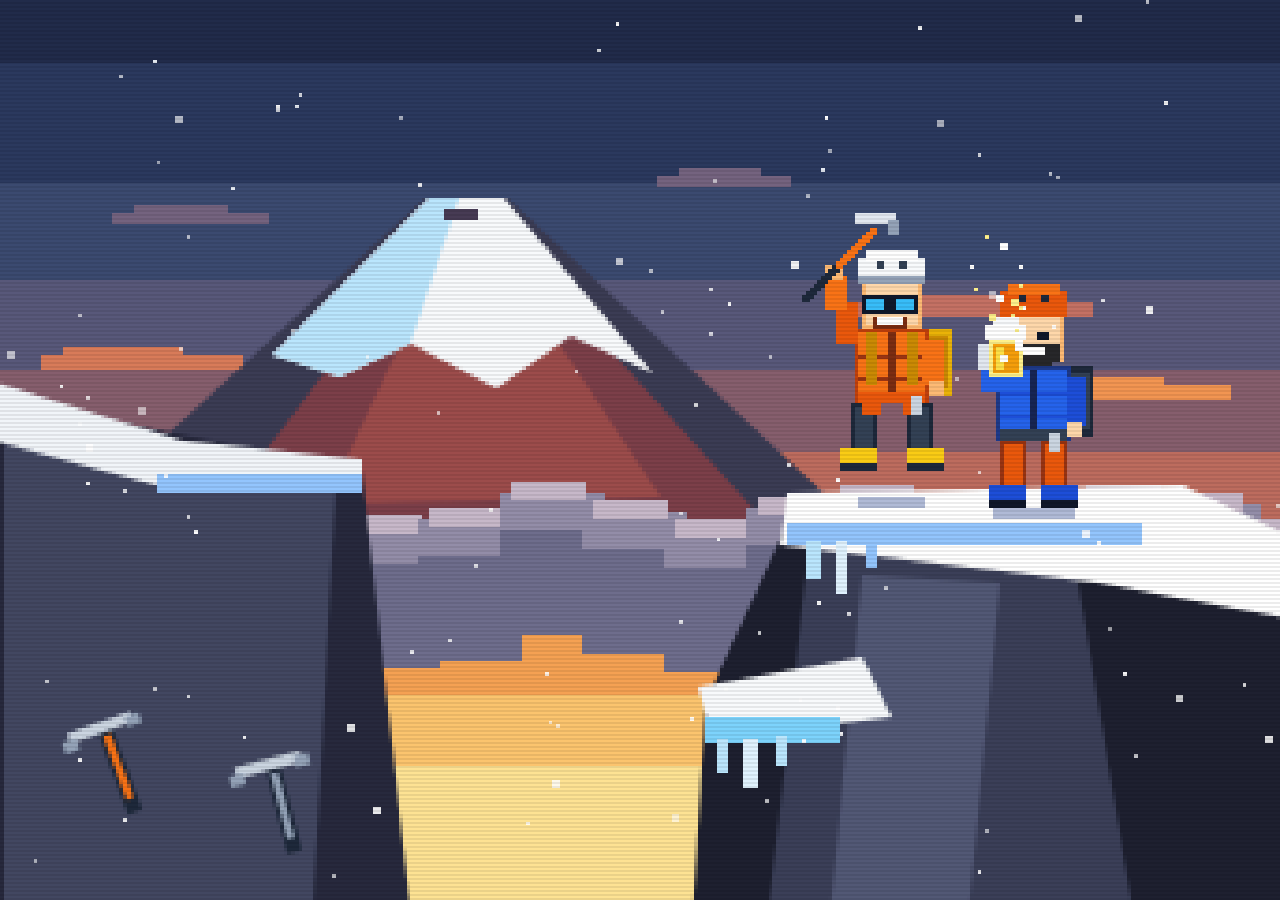
<file: minijuegos/animacion-cumbre.html>
<!DOCTYPE html>
<html lang="es">
<head>
    <meta charset="UTF-8">
    <meta name="viewport" content="width=device-width, initial-scale=1.0">
    <title>¡Victoria! Cumbre Iliniza Sur Alcanzada</title>
        <style>
        :root {
            --pixel-font: 'Press Start 2P', monospace;
        }
        * {
            margin: 0;
            padding: 0;
            box-sizing: border-box;
        }
        html, body {
            width: 100vw;
            height: 100vh;
            overflow: hidden;
            background-color: #0b0f19;
            user-select: none;
            cursor: pointer;
        }
        .font-pixel {
            font-family: var(--pixel-font);
        }
        /* Renderizado nítido para Pixel Art */
        canvas {
            image-rendering: -moz-crisp-edges;
            image-rendering: -webkit-crisp-edges;
            image-rendering: pixelated;
            image-rendering: crisp-edges;
            display: block;
            width: 100vw;
            height: 100vh;
        }
        /* Efecto CRT / Retro sutil */
        .scanlines {
            position: fixed;
            inset: 0;
            z-index: 10;
            pointer-events: none;
            opacity: 0.42;
            background: linear-gradient(
                to bottom,
                rgba(255,255,255,0),
                rgba(255,255,255,0) 50%,
                rgba(0, 0, 0, 0.18) 50%,
                rgba(0, 0, 0, 0.18)
            );
            background-size: 100% 4px;
        }
    
        #victory-hud {
            position: fixed;
            inset: 18px 10px auto 10px;
            display: flex;
            align-items: center;
            justify-content: center;
            z-index: 20;
            pointer-events: none;
            padding: 0 4px;
        }
        #summit-prompt {
            position: relative;
            display: block;
            max-width: 94vw;
            border: 3px solid #fbbf24;
            border-radius: 7px;
            background: rgba(2, 6, 23, 0.91);
            color: #fff;
            box-shadow: 0 5px 0 #78350f, 0 8px 24px rgba(0, 0, 0, .4);
            padding: 13px 16px 15px;
            text-align: center;
            font-family: var(--pixel-font), monospace;
            cursor: pointer;
            pointer-events: auto;
            line-height: 1.7;
            animation: summitPulse 1.6s ease-in-out infinite;
        }
        #summit-prompt::after {
            content: "";
            position: absolute;
            left: calc(50% - 10px);
            bottom: -13px;
            width: 0;
            height: 0;
            border-left: 10px solid transparent;
            border-right: 10px solid transparent;
            border-top: 12px solid #fbbf24;
        }
        #summit-prompt-title {
            display: block;
            color: #fcd34d;
            font-size: clamp(10px, 2.4vw, 16px);
            margin-bottom: 7px;
            text-shadow: 2px 2px 0 #000;
        }
        #summit-prompt-detail {
            display: block;
            color: #f8fafc;
            font-size: clamp(8px, 1.7vw, 11px);
            text-shadow: 2px 2px 0 #000;
        }
        @keyframes summitPulse {
            0%, 100% { transform: translateY(0); }
            50% { transform: translateY(-3px); }
        }

    /* V24: dejar ver diez segundos de celebración antes de pedir clic. */
        #victory-hud { display:none; }
        #victory-hud.summit-ready { display:flex; }
    </style>
</head>
<body class="relative w-screen h-screen overflow-hidden">

    <!-- Canvas Principal Pixel Art a Pantalla Completa -->
    <canvas id="pixel-canvas"></canvas>

    <!-- Capa de Scanlines Retro -->
    <div class="scanlines pointer-events-none fixed inset-0 opacity-60 z-10"></div>

    <!-- Burbuja interactiva de victoria: el clic continúa al menú de puntaje del juego anfitrión. -->
    <div id="victory-hud" aria-label="Finalizar ascenso" role="button" tabindex="0">
        <button id="summit-prompt" type="button">
            <span id="summit-prompt-title">🏔️ ¡ALCANZASTE LA CUMBRE!</span>
            <span id="summit-prompt-detail">DALE UN CLIC PARA FINALIZAR EL JUEGO</span>
        </button>
    </div>

    <script>
        /***********************************************************************
         * 1. CONFIGURACIÓN DEL CANVAS AUTO-ADAPTABLE (1:1, 16:9, 19:6, 6:19...)
         *    Y BUCLE DE 10 SEGUNDOS
         ***********************************************************************/
        const canvas = document.getElementById('pixel-canvas');
        const ctx = canvas.getContext('2d');

        // Duración exacta del bucle en segundos
        const LOOP_DURATION = 10.0;
        let startTime = performance.now();

        // Resolución interna estilo Pixel Art (se calcula dinámicamente según el aspect ratio real de la ventana)
        let logicalWidth = 384;
        let logicalHeight = 216;

        // Estado de animación extra al hacer clic/toque en la pantalla
        let celebrationBoost = 0;

        function updateCanvasDimensions() {
            const winW = window.innerWidth || 384;
            const winH = window.innerHeight || 216;
            const aspect = winW / winH;

            // Mantenemos una densidad constante de ~82,000 píxeles lógicos para que el Pixel Art
            // se vea igual de nítido tanto en 1:1, 16:9, 9:16, 19:6 o 6:19
            const targetArea = 82944; // 384 * 216
            logicalHeight = Math.max(130, Math.round(Math.sqrt(targetArea / aspect)));
            logicalWidth = Math.max(130, Math.round(logicalHeight * aspect));

            canvas.width = logicalWidth;
            canvas.height = logicalHeight;

            initSnowParticles();
        }

        window.addEventListener('resize', updateCanvasDimensions);

        /***********************************************************************
         * 2. SISTEMA DE NIEVE Y PARTÍCULAS (ESPUMITA / ESTRELLAS DE VICTORIA)
         ***********************************************************************/
        let snowMax = 110;
        let snowflakes = [];
        let bubbles = [];

        function initSnowParticles() {
            snowflakes = [];
            for (let i = 0; i < snowMax; i++) {
                snowflakes.push({
                    x: Math.random() * logicalWidth,
                    y: Math.random() * logicalHeight,
                    size: Math.random() < 0.75 ? 1 : 2,
                    speedY: 12 + Math.random() * 22,
                    speedX: -6 + Math.random() * 12,
                    phase: Math.random() * Math.PI * 2,
                    alpha: 0.55 + Math.random() * 0.45
                });
            }
        }

        function spawnBeerBubbles(count, originX, originY) {
            for (let i = 0; i < count; i++) {
                bubbles.push({
                    x: (originX || 0) + (Math.random() * 10 - 5),
                    y: (originY || 0) + (Math.random() * 6 - 3),
                    vx: (Math.random() - 0.5) * 18,
                    vy: -12 - Math.random() * 20,
                    life: 1.0,
                    color: Math.random() > 0.3 ? '#fef08a' : '#ffffff',
                    size: Math.random() > 0.6 ? 2 : 1
                });
            }
        }

        /***********************************************************************
         * 3. UTILIDADES DE DIBUJO PIXEL ART
         ***********************************************************************/
        function pxRect(x, y, w, h, color) {
            ctx.fillStyle = color;
            ctx.fillRect(Math.round(x), Math.round(y), Math.round(w), Math.round(h));
        }

        function drawPixelPolygon(points, color) {
            ctx.fillStyle = color;
            ctx.beginPath();
            ctx.moveTo(Math.round(points[0][0]), Math.round(points[0][1]));
            for (let i = 1; i < points.length; i++) {
                ctx.lineTo(Math.round(points[i][0]), Math.round(points[i][1]));
            }
            ctx.closePath();
            ctx.fill();
        }

        /***********************************************************************
         * 4. ESCENARIO: CIELO CREPUSCULAR, VOLCÁN COTOPAXI Y CUMBRE ILINIZA SUR
         ***********************************************************************/
        function drawSkyAndClouds(camY, loopProgress) {
            const w = logicalWidth;
            const h = logicalHeight;

            // Bandas de cielo estilo Pixel Art fieles a la ilustración original
            const skyBands = [
                { stop: 0.00, color: '#212b4a' },
                { stop: 0.14, color: '#2b395e' },
                { stop: 0.27, color: '#3b4a70' },
                { stop: 0.38, color: '#58587a' },
                { stop: 0.48, color: '#865e6d' },
                { stop: 0.57, color: '#bd6c5e' },
                { stop: 0.66, color: '#e5834b' },
                { stop: 0.75, color: '#f5a153' },
                { stop: 0.84, color: '#fbc46e' },
                { stop: 0.92, color: '#fde293' }
            ];

            const skyShift = Math.round(camY * 0.15);
            for (let i = 0; i < skyBands.length; i++) {
                const yStart = Math.floor(skyBands[i].stop * h) + skyShift;
                const nextStop = (i < skyBands.length - 1) ? skyBands[i + 1].stop : 1.25;
                const bandH = Math.ceil((nextStop - skyBands[i].stop) * h) + 6;
                pxRect(0, yStart - 15, w, bandH, skyBands[i].color);
            }

            // Estrellas tenues en la parte alta del cielo
            const stars = [
                [0.12, 0.07], [0.23, 0.12], [0.39, 0.16], [0.58, 0.09],
                [0.71, 0.06], [0.85, 0.11], [0.18, 0.21], [0.64, 0.19]
            ];
            stars.forEach((st, idx) => {
                const twinkle = Math.sin(loopProgress * Math.PI * 4 + idx) > 0.2;
                if (twinkle) {
                    pxRect(st[0] * w, st[1] * h + skyShift, 1, 1, '#e2e8f0');
                }
            });

            // Nubes alargadas crepusculares (rosa/violeta/naranja)
            const cloudDrift = Math.sin(loopProgress * Math.PI * 2) * 4;
            const clouds = [
                { x: 0.08 * w + cloudDrift, y: 0.24 * h + skyShift, w: 42, h: 3, c: '#74637f' },
                { x: 0.52 * w - cloudDrift, y: 0.20 * h + skyShift, w: 36, h: 3, c: '#74637f' },
                { x: 0.65 * w + cloudDrift, y: 0.34 * h + skyShift, w: 68, h: 4, c: '#c47164' },
                { x: 0.04 * w - cloudDrift, y: 0.40 * h + skyShift, w: 54, h: 4, c: '#d87b59' },
                { x: 0.78 * w + cloudDrift, y: 0.43 * h + skyShift, w: 60, h: 4, c: '#f29552' }
            ];
            clouds.forEach(cl => {
                pxRect(cl.x, cl.y, cl.w, cl.h, cl.c);
                pxRect(cl.x + 6, cl.y - 2, cl.w * 0.6, 2, cl.c);
            });
        }

        function drawDistantVolcano(camX, camY) {
            const w = logicalWidth;
            const h = logicalHeight;

            // Ajuste inteligente según si el formato es vertical, cuadrado o panorámico
            const isVertical = (h > w);
            const vPeakX = Math.round(w * (isVertical ? 0.34 : 0.36) + camX * 0.3);
            const vPeakY = Math.round(h * (isVertical ? 0.26 : 0.23) + camY * 0.35);
            const vBaseY = Math.round(h * (isVertical ? 0.62 : 0.64) + camY * 0.35);
            const vHalfW = Math.round(Math.max(w, h) * 0.34);

            // Sombra base del volcán (azul grisáceo oscuro)
            drawPixelPolygon([
                [vPeakX - 10, vPeakY],
                [vPeakX + 12, vPeakY],
                [vPeakX + vHalfW, vBaseY],
                [vPeakX - vHalfW, vBaseY]
            ], '#3b3c54');

            // Laderas rojizas/marrones andinas iluminadas por el atardecer
            drawPixelPolygon([
                [vPeakX - 8, vPeakY + 8],
                [vPeakX + 10, vPeakY + 8],
                [vPeakX + vHalfW * 0.72, vBaseY - 8],
                [vPeakX, vBaseY - 12],
                [vPeakX - vHalfW * 0.58, vBaseY - 10]
            ], '#7c3f49');

            drawPixelPolygon([
                [vPeakX - 4, vPeakY + 12],
                [vPeakX + 8, vPeakY + 12],
                [vPeakX + vHalfW * 0.45, vBaseY - 18],
                [vPeakX - vHalfW * 0.32, vBaseY - 16]
            ], '#9c4c4b');

            // Glaciar / Nieve de la cumbre del volcán con picos dentados
            drawPixelPolygon([
                [vPeakX - 9, vPeakY],
                [vPeakX + 11, vPeakY],
                [vPeakX + vHalfW * 0.44, vPeakY + (vBaseY - vPeakY) * 0.48],
                [vPeakX + vHalfW * 0.25, vPeakY + (vBaseY - vPeakY) * 0.38],
                [vPeakX + vHalfW * 0.08, vPeakY + (vBaseY - vPeakY) * 0.52],
                [vPeakX - vHalfW * 0.12, vPeakY + (vBaseY - vPeakY) * 0.40],
                [vPeakX - vHalfW * 0.28, vPeakY + (vBaseY - vPeakY) * 0.49],
                [vPeakX - vHalfW * 0.44, vPeakY + (vBaseY - vPeakY) * 0.43]
            ], '#f8fafc');

            // Sombra celeste en el lado izquierdo del glaciar
            drawPixelPolygon([
                [vPeakX - 9, vPeakY],
                [vPeakX - 1, vPeakY],
                [vPeakX - vHalfW * 0.12, vPeakY + (vBaseY - vPeakY) * 0.40],
                [vPeakX - vHalfW * 0.28, vPeakY + (vBaseY - vPeakY) * 0.49],
                [vPeakX - vHalfW * 0.44, vPeakY + (vBaseY - vPeakY) * 0.43]
            ], '#bae6fd');

            // Cráter sombreado en la cima
            pxRect(vPeakX - 5, vPeakY + 3, 9, 3, '#473b54');

            // Colchón de nubes bajas entre el volcán y el Iliniza Sur
            const cloudY = vBaseY - 14;
            for (let cx = -20; cx < w + 30; cx += 22) {
                const wave = Math.round(Math.sin(cx * 0.08) * 5);
                pxRect(cx, cloudY + wave, 28, 18, '#938da8');
                pxRect(cx + 3, cloudY + wave - 3, 20, 5, '#c7b8c9');
                pxRect(cx, cloudY + wave + 10, 28, 28, '#6e6d8c');
            }
        }

        function drawForegroundCliffs(camX, camY, rightAnchorX, rightAnchorY) {
            const w = logicalWidth;
            const h = logicalHeight;

            // 1. Acantilado rocoso nevado de la IZQUIERDA (con los 2 piolets clavados abajo)
            const leftCliffX = Math.round(camX * 0.8);
            const leftCliffY = Math.round(h * 0.46 + camY * 0.85);

            // Roca oscura base izquierda
            drawPixelPolygon([
                [leftCliffX - 15, leftCliffY],
                [leftCliffX + w * 0.28, leftCliffY + 22],
                [leftCliffX + w * 0.33, h + 40],
                [leftCliffX - 15, h + 40]
            ], '#27293d');

            // Relieves de roca gris/azulada
            drawPixelPolygon([
                [leftCliffX, leftCliffY + 14],
                [leftCliffX + w * 0.26, leftCliffY + 26],
                [leftCliffX + w * 0.24, h + 20],
                [leftCliffX, h + 20]
            ], '#424761');

            // Capa gruesa de nieve y carámbanos en la cornisa izquierda
            drawPixelPolygon([
                [leftCliffX - 10, leftCliffY - 4],
                [leftCliffX + w * 0.14, leftCliffY + 14],
                [leftCliffX + w * 0.28, leftCliffY + 19],
                [leftCliffX + w * 0.28, leftCliffY + 28],
                [leftCliffX + w * 0.12, leftCliffY + 26],
                [leftCliffX - 10, leftCliffY + 12]
            ], '#f1f5f9');

            pxRect(leftCliffX + w * 0.12, leftCliffY + 23, w * 0.16, 5, '#93c5fd');

            // Dos piolets clavados en la nieve abajo a la izquierda
            drawPlantedIceAxe(leftCliffX + Math.round(w * 0.08), Math.round(h * 0.84 + camY * 0.85), -0.35, '#f97316');
            drawPlantedIceAxe(leftCliffX + Math.round(w * 0.21), Math.round(h * 0.88 + camY * 0.85), -0.25, '#94a3b8');

            // 2. Cumbre / Cornisa glacial de la DERECHA donde están los 2 montañistas
            const ledgeTopY = rightAnchorY;
            const ledgeLeftX = rightAnchorX - 46;

            // Sombra profunda del acantilado derecho
            drawPixelPolygon([
                [ledgeLeftX - 24, ledgeTopY + 56],
                [ledgeLeftX, ledgeTopY + 4],
                [w + 30, ledgeTopY + 14],
                [w + 30, h + 50],
                [ledgeLeftX - 30, h + 50]
            ], '#1e2030');

            // Facetas de roca andina
            drawPixelPolygon([
                [ledgeLeftX + 4, ledgeTopY + 12],
                [ledgeLeftX + 75, ledgeTopY + 18],
                [ledgeLeftX + 95, h + 30],
                [ledgeLeftX - 10, h + 30]
            ], '#3b3f58');

            drawPixelPolygon([
                [ledgeLeftX + 18, ledgeTopY + 22],
                [ledgeLeftX + 55, ledgeTopY + 24],
                [ledgeLeftX + 45, h + 20],
                [ledgeLeftX + 8, h + 20]
            ], '#525875');

            // Terraza inferior con carámbanos de hielo (abajo al centro-derecha)
            const stepX = ledgeLeftX - 26;
            const stepY = ledgeTopY + 52;
            drawPixelPolygon([
                [stepX, stepY],
                [ledgeLeftX + 18, stepY - 8],
                [ledgeLeftX + 26, stepY + 8],
                [stepX + 4, stepY + 14]
            ], '#f8fafc');
            pxRect(stepX + 2, stepY + 8, 36, 7, '#7dd3fc');
            // Carámbanos colgantes
            pxRect(stepX + 5, stepY + 14, 3, 9, '#bae6fd');
            pxRect(stepX + 12, stepY + 14, 4, 13, '#e0f2fe');
            pxRect(stepX + 21, stepY + 13, 3, 8, '#bae6fd');

            // Plataforma superior de nieve de la cumbre donde pisan los personajes
            drawPixelPolygon([
                [ledgeLeftX - 2, ledgeTopY],
                [rightAnchorX + 58, ledgeTopY - 2],
                [w + 25, ledgeTopY + 22],
                [w + 25, ledgeTopY + 38],
                [rightAnchorX + 35, ledgeTopY + 24],
                [ledgeLeftX - 4, ledgeTopY + 14]
            ], '#ffffff');

            // Borde de hielo celeste y carámbanos bajo sus pies
            pxRect(ledgeLeftX - 2, ledgeTopY + 8, 95, 6, '#93c5fd');
            pxRect(ledgeLeftX + 3, ledgeTopY + 13, 4, 10, '#bae6fd');
            pxRect(ledgeLeftX + 11, ledgeTopY + 13, 3, 14, '#e0f2fe');
            pxRect(ledgeLeftX + 19, ledgeTopY + 12, 3, 8, '#93c5fd');
        }

        function drawPlantedIceAxe(x, y, angle, shaftColor) {
            ctx.save();
            ctx.translate(x, y);
            ctx.rotate(angle);
            // Mango clavado
            pxRect(-2, 0, 4, 24, '#1e293b');
            pxRect(-1, 2, 2, 18, shaftColor);
            // Cabeza de acero curvada
            pxRect(-10, -2, 18, 3, '#cbd5e1');
            pxRect(-12, 0, 4, 3, '#94a3b8');
            pxRect(6, -1, 4, 3, '#94a3b8');
            ctx.restore();
        }

        /***********************************************************************
         * 5. PERSONAJES PIXEL ART:
         *    - MONTAÑISTA 1 (CHAQUETA NARANJA): SALTANDO FELIZ CON PIOLET
         *    - MONTAÑISTA 2 (CHAQUETA AZUL): TOMANDO UNA CERVEZA ESPUMOSA
         ***********************************************************************/
        function drawClimberOrangeJumping(baseX, baseY, elapsedSec) {
            const jumpCycle = (elapsedSec * 2.2) % 1;
            const jumpSin = Math.max(0, Math.sin(jumpCycle * Math.PI));
            const extraBoost = celebrationBoost * 8;
            const jumpHeight = Math.round(jumpSin * (11 + extraBoost));

            // Sombra en la nieve que se encoge al saltar
            const shadowW = Math.round(22 - jumpSin * 6);
            pxRect(baseX - shadowW / 2, baseY - 1, shadowW, 3, 'rgba(30, 58, 138, 0.35)');

            const y = baseY - jumpHeight;
            const x = baseX;

            // Mochila amarilla/mostaza detrás
            pxRect(x + 6, y - 38, 10, 18, '#eab308');
            pxRect(x + 7, y - 36, 8, 14, '#ca8a04');

            // Piernas (pantalón gris oscuro técnico) flexionándose un poco en el aire
            const legSpread = jumpSin > 0.3 ? 2 : 0;
            pxRect(x - 9 - legSpread, y - 18, 7, 13, '#1e293b');
            pxRect(x - 8 - legSpread, y - 17, 5, 11, '#334155');
            pxRect(x + 2 + legSpread, y - 18, 7, 13, '#1e293b');
            pxRect(x + 3 + legSpread, y - 17, 5, 11, '#334155');

            // Botas amarillas de alta montaña
            pxRect(x - 12 - legSpread, y - 6, 10, 6, '#facc15');
            pxRect(x - 12 - legSpread, y - 2, 10, 2, '#1e293b');
            pxRect(x + 2 + legSpread, y - 6, 10, 6, '#facc15');
            pxRect(x + 2 + legSpread, y - 2, 10, 2, '#1e293b');

            // Torso: Chaqueta inflada NARANJA
            pxRect(x - 10, y - 38, 20, 20, '#c2410c');
            pxRect(x - 9, y - 37, 18, 18, '#f97316');
            pxRect(x - 9, y - 31, 18, 1, '#9a3412');
            pxRect(x - 9, y - 25, 18, 1, '#9a3412');
            pxRect(x - 1, y - 37, 2, 18, '#7c2d12');

            // Arnés de escalada y mosquetones metálicos
            pxRect(x - 9, y - 21, 18, 3, '#ea580c');
            pxRect(x - 8, y - 18, 5, 3, '#ea580c');
            pxRect(x + 3, y - 18, 5, 3, '#ea580c');
            pxRect(x + 5, y - 20, 3, 5, '#cbd5e1');

            // Correas de mochila en los hombros
            pxRect(x - 7, y - 37, 3, 14, '#ca8a04');
            pxRect(x + 4, y - 37, 3, 14, '#ca8a04');

            // Brazo izquierdo
            pxRect(x + 8, y - 35, 6, 12, '#f97316');
            pxRect(x + 10, y - 24, 4, 4, '#fdba74');

            // Brazo derecho levantado agitando el piolet con entusiasmo
            const waveOffset = Math.round(Math.sin(elapsedSec * 12) * 2);
            pxRect(x - 15, y - 44 + waveOffset, 6, 11, '#ea580c');
            pxRect(x - 18, y - 51 + waveOffset, 6, 9, '#f97316');
            pxRect(x - 18, y - 54 + waveOffset, 5, 4, '#fdba74');

            // Piolet levantado en alto
            const axeX = x - 16;
            const axeY = y - 54 + waveOffset;
            for (let i = -8; i <= 10; i++) {
                pxRect(axeX + i, axeY - i, 2, 2, i > 0 ? '#f97316' : '#1e293b');
            }
            pxRect(axeX + 6, axeY - 14, 11, 3, '#e2e8f0');
            pxRect(axeX + 15, axeY - 12, 3, 4, '#94a3b8');

            // Cabeza y sonrisa grande
            pxRect(x - 8, y - 51, 16, 13, '#fDBA74');
            pxRect(x - 7, y - 50, 14, 11, '#fed7aa');

            // Gafas oscuras deportivas de glaciar
            pxRect(x - 8, y - 47, 15, 5, '#0f172a');
            pxRect(x - 7, y - 46, 5, 3, '#38bdf8');
            pxRect(x + 1, y - 46, 5, 3, '#38bdf8');

            // Gran sonrisa blanca de felicidad
            pxRect(x - 5, y - 41, 9, 3, '#7c2d12');
            pxRect(x - 4, y - 41, 7, 2, '#ffffff');

            // Casco blanco de montañismo con ventilaciones
            pxRect(x - 9, y - 57, 18, 7, '#f8fafc');
            pxRect(x - 7, y - 59, 14, 3, '#ffffff');
            pxRect(x - 9, y - 52, 18, 2, '#94a3b8');
            pxRect(x - 4, y - 56, 2, 2, '#334155');
            pxRect(x + 2, y - 56, 2, 2, '#334155');
        }

        function drawClimberBlueDrinkingBeer(baseX, baseY, elapsedSec) {
            const drinkWave = Math.sin(elapsedSec * (Math.PI * 2 / 3.33));
            const isDrinking = drinkWave > 0.15 || celebrationBoost > 0.2;
            const bodyBob = Math.round(Math.abs(Math.sin(elapsedSec * 4)) * 1.5);

            const x = baseX;
            const y = baseY - bodyBob;

            // Sombra en la nieve
            pxRect(x - 11, baseY - 1, 22, 3, 'rgba(30, 58, 138, 0.35)');

            // Mochila azul oscuro detrás
            pxRect(x + 6, y - 38, 10, 19, '#1e293b');
            pxRect(x + 7, y - 36, 8, 15, '#334155');

            // Piernas (pantalón NARANJA de montaña)
            pxRect(x - 9, y - 18, 7, 13, '#9a3412');
            pxRect(x - 8, y - 17, 5, 11, '#ea580c');
            pxRect(x + 2, y - 18, 7, 13, '#9a3412');
            pxRect(x + 3, y - 17, 5, 11, '#ea580c');

            // Botas azules de alta montaña
            pxRect(x - 12, y - 6, 10, 6, '#1d4ed8');
            pxRect(x - 12, y - 2, 10, 2, '#0f172a');
            pxRect(x + 2, y - 6, 10, 6, '#1d4ed8');
            pxRect(x + 2, y - 2, 10, 2, '#0f172a');

            // Torso: Chaqueta inflada AZUL
            pxRect(x - 10, y - 38, 20, 20, '#1e3a8a');
            pxRect(x - 9, y - 37, 18, 18, '#2563eb');
            pxRect(x - 9, y - 31, 18, 1, '#1d4ed8');
            pxRect(x - 9, y - 25, 18, 1, '#1d4ed8');
            pxRect(x - 1, y - 37, 2, 18, '#172554');

            // Arnés y mosquetones
            pxRect(x - 9, y - 21, 18, 3, '#334155');
            pxRect(x + 4, y - 20, 3, 5, '#cbd5e1');

            // Cabeza con barba completa y gran sonrisa
            const headTilt = isDrinking ? -1 : 0;
            pxRect(x - 8, y - 51 + headTilt, 16, 13, '#fdba74');
            pxRect(x - 7, y - 50 + headTilt, 14, 11, '#fed7aa');

            // Ojos felices
            pxRect(x - 5, y - 46 + headTilt, 3, 2, '#0f172a');
            pxRect(x + 1, y - 46 + headTilt, 3, 2, '#0f172a');

            // Barba oscura tupida y sonrisa
            pxRect(x - 8, y - 43 + headTilt, 15, 5, '#27272a');
            pxRect(x - 6, y - 39 + headTilt, 11, 2, '#27272a');
            pxRect(x - 4, y - 42 + headTilt, 7, 2, '#ffffff');

            // Casco NARANJA con detalles negros
            pxRect(x - 9, y - 57 + headTilt, 18, 7, '#ea580c');
            pxRect(x - 7, y - 59 + headTilt, 14, 3, '#f97316');
            pxRect(x - 4, y - 56 + headTilt, 2, 2, '#1e293b');
            pxRect(x + 2, y - 56 + headTilt, 2, 2, '#1e293b');

            // Brazo derecho sosteniendo y empinando la CERVEZA
            const mugLiftY = isDrinking ? (y - 46) : (y - 35);
            const mugLiftX = isDrinking ? (x - 12) : (x - 18);

            pxRect(x - 14, isDrinking ? (y - 41) : (y - 36), 6, 10, '#2563eb');
            pxRect(mugLiftX + 4, mugLiftY + 5, 4, 4, '#fed7aa');

            // JARRA DE CERVEZA PIXEL ART CON ESPUMA BLANCA
            pxRect(mugLiftX - 3, mugLiftY + 2, 3, 7, '#e2e8f0');
            pxRect(mugLiftX, mugLiftY, 9, 11, '#fef08a');
            pxRect(mugLiftX + 1, mugLiftY + 2, 7, 8, '#f59e0b');
            pxRect(mugLiftX + 2, mugLiftY + 3, 2, 6, '#fde047');
            pxRect(mugLiftX - 1, mugLiftY - 3, 11, 4, '#ffffff');
            pxRect(mugLiftX + 1, mugLiftY - 5, 7, 2, '#f8fafc');
            pxRect(mugLiftX + 7, mugLiftY, 2, 4, '#ffffff');

            // Generar burbujitas de espuma cuando bebe
            if (isDrinking && Math.random() < 0.28) {
                spawnBeerBubbles(1, mugLiftX + 4, mugLiftY - 4);
            }

            // Brazo izquierdo
            pxRect(x + 9, y - 35, 5, 13, '#1d4ed8');
            pxRect(x + 9, y - 23, 4, 4, '#fed7aa');
        }

        /***********************************************************************
         * 6. MÚSICA MIDI / CHIPTUNE DE VICTORIA (WEB AUDIO API)
         ***********************************************************************/
        let audioCtx = null;
        let isPlayingAudio = false;
        let midiSchedulerId = null;
        let currentNoteIndex = 0;

        const VICTORY_MELODY = [
            { f: 523.25, b: 392.00, d: 0.14 }, // C5
            { f: 523.25, b: 392.00, d: 0.14 }, // C5
            { f: 523.25, b: 392.00, d: 0.14 }, // C5
            { f: 523.25, b: 261.63, d: 0.42 }, // C5
            { f: 415.30, b: 207.65, d: 0.40 }, // G#4
            { f: 466.16, b: 233.08, d: 0.40 }, // A#4
            { f: 523.25, b: 261.63, d: 0.26 }, // C5
            { f: 466.16, b: 233.08, d: 0.14 }, // A#4
            { f: 523.25, b: 261.63, d: 0.65 }, // C5

            { f: 659.25, b: 329.63, d: 0.22 }, // E5
            { f: 783.99, b: 392.00, d: 0.22 }, // G5
            { f: 880.00, b: 440.00, d: 0.32 }, // A5
            { f: 783.99, b: 392.00, d: 0.22 }, // G5
            { f: 659.25, b: 329.63, d: 0.22 }, // E5
            { f: 587.33, b: 293.66, d: 0.32 }, // D5
            { f: 523.25, b: 261.63, d: 0.22 }, // C5
            { f: 587.33, b: 293.66, d: 0.22 }, // D5
            { f: 659.25, b: 329.63, d: 0.45 }, // E5

            { f: 698.46, b: 349.23, d: 0.22 }, // F5
            { f: 783.99, b: 392.00, d: 0.22 }, // G5
            { f: 880.00, b: 440.00, d: 0.32 }, // A5
            { f: 987.77, b: 493.88, d: 0.22 }, // B5
            { f: 1046.50, b: 523.25, d: 0.65 } // C6 ¡Cumbre!
        ];

        function playMidiStep() {
            if (!isPlayingAudio || !audioCtx || audioCtx.state !== 'running') return;

            const step = VICTORY_MELODY[currentNoteIndex];
            const now = audioCtx.currentTime;

            // Canal 1: Onda cuadrada (Lead 8-bit)
            const oscLead = audioCtx.createOscillator();
            const gainLead = audioCtx.createGain();
            oscLead.type = 'square';
            oscLead.frequency.setValueAtTime(step.f, now);

            gainLead.gain.setValueAtTime(0.08, now);
            gainLead.gain.exponentialRampToValueAtTime(0.001, now + step.d * 0.92);

            oscLead.connect(gainLead);
            gainLead.connect(audioCtx.destination);
            oscLead.start(now);
            oscLead.stop(now + step.d);

            // Canal 2: Onda triangular (Bajo MIDI)
            const oscBass = audioCtx.createOscillator();
            const gainBass = audioCtx.createGain();
            oscBass.type = 'triangle';
            oscBass.frequency.setValueAtTime(step.b * 0.5, now);

            gainBass.gain.setValueAtTime(0.11, now);
            gainBass.gain.exponentialRampToValueAtTime(0.001, now + step.d * 0.95);

            oscBass.connect(gainBass);
            gainBass.connect(audioCtx.destination);
            oscBass.start(now);
            oscBass.stop(now + step.d);

            currentNoteIndex = (currentNoteIndex + 1) % VICTORY_MELODY.length;
            midiSchedulerId = setTimeout(playMidiStep, step.d * 1000);
        }

        function ensureAudioStarted() {
            try {
                if (!audioCtx) {
                    const AudioContextClass = window.AudioContext || window.webkitAudioContext;
                    audioCtx = new AudioContextClass();
                }
                if (audioCtx.state === 'suspended') {
                    audioCtx.resume().then(() => {
                        if (!isPlayingAudio) {
                            isPlayingAudio = true;
                            currentNoteIndex = 0;
                            playMidiStep();
                        }
                    }).catch(() => {});
                } else if (!isPlayingAudio) {
                    isPlayingAudio = true;
                    currentNoteIndex = 0;
                    playMidiStep();
                }
            } catch (e) {
                // Ignorar si el navegador bloquea autoplay hasta el primer toque
            }
        }

        // Al hacer clic o tocar cualquier parte de la pantalla se activa la música (o se alterna) y celebran con más impulso
        let summitTapHandled = false;
        let summitTapReady = false;
        function handleSummitTap() {
            celebrationBoost = 1.0;
            if (!audioCtx || audioCtx.state === 'suspended' || !isPlayingAudio) {
                ensureAudioStarted();
            }
            if (!summitTapReady) return;
            if (!summitTapHandled) {
                summitTapHandled = true;
                const hud = document.getElementById('victory-hud');
                if (hud) hud.style.display = 'none';
                try { window.parent.postMessage('apus-summit-finish-v21', '*'); } catch (e) {}
            }
        }
        window.addEventListener('pointerdown', handleSummitTap);
        window.addEventListener('keydown', (event) => {
            if ((event.key === 'Enter' || event.key === ' ') && !summitTapHandled) {
                event.preventDefault();
                handleSummitTap();
            }
        });

        /***********************************************************************
         * 7. BUCLE PRINCIPAL DE ANIMACIÓN (10 SEGUNDOS EN LOOP + PANEO DE CÁMARA)
         ***********************************************************************/
        let lastFrameTime = performance.now();

        function animate(now) {
            const dt = Math.min(0.05, (now - lastFrameTime) / 1000);
            lastFrameTime = now;

            // Tiempo dentro del ciclo exacto de 10.0 segundos en bucle
            const totalElapsed = (now - startTime) / 1000;
            const loopSec = totalElapsed % LOOP_DURATION;
            const loopProgress = loopSec / LOOP_DURATION; // 0.0 -> 1.0

            // Decaimiento del impulso de celebración extra
            if (celebrationBoost > 0) {
                celebrationBoost = Math.max(0, celebrationBoost - dt * 0.6);
            }

            // Movimiento suave de cámara DE ABAJO HACIA ARRIBA ("pero poco") durante los 10s
            const smoothPan = 0.5 - 0.5 * Math.cos(loopProgress * Math.PI * 2);
            const camY = -10 + smoothPan * 18;
            const camX = Math.sin(loopProgress * Math.PI * 2) * 3;

            // 1. Pintar Cielo y Nubes Lejanas
            drawSkyAndClouds(camY, loopProgress);

            // 2. Pintar Volcán Nevado con Parallax medio
            drawDistantVolcano(camX, camY);

            // 3. Calcular punto de anclaje de la cumbre derecha (adaptable a cualquier Aspect Ratio)
            const isTall = logicalHeight > logicalWidth * 1.15;
            const rightAnchorX = Math.round(logicalWidth * (isTall ? 0.62 : 0.75) + camX);
            const rightAnchorY = Math.round(logicalHeight * (isTall ? 0.63 : 0.58) + camY);

            // 4. Pintar Acantilados Glaciares de Primer Plano
            drawForegroundCliffs(camX, camY, rightAnchorX, rightAnchorY);

            // 5. Pintar los 2 Montañistas sobre la cumbre derecha
            // Personaje 1 (Izquierda, chaqueta naranja): saltando feliz con piolet
            drawClimberOrangeJumping(rightAnchorX - 20, rightAnchorY + 2, totalElapsed);

            // Personaje 2 (Derecha, chaqueta azul): tomando una cerveza espumosa
            drawClimberBlueDrinkingBeer(rightAnchorX + 18, rightAnchorY + 5, totalElapsed);

            // 6. Actualizar y pintar burbujas/espuma de cerveza
            for (let i = bubbles.length - 1; i >= 0; i--) {
                const b = bubbles[i];
                b.x += b.vx * dt;
                b.y += b.vy * dt;
                b.life -= dt * 1.1;
                if (b.life <= 0) {
                    bubbles.splice(i, 1);
                } else {
                    pxRect(b.x, b.y, b.size, b.size, b.color);
                }
            }

            // 7. Actualizar y pintar Nieve cayendo por toda la escena
            for (let i = 0; i < snowflakes.length; i++) {
                const s = snowflakes[i];
                s.y += s.speedY * dt;
                s.x += (s.speedX + Math.sin(totalElapsed * 2 + s.phase) * 8) * dt;

                if (s.y > logicalHeight + 4) {
                    s.y = -4;
                    s.x = Math.random() * logicalWidth;
                }
                if (s.x > logicalWidth + 4) s.x = -4;
                if (s.x < -4) s.x = logicalWidth + 4;

                ctx.fillStyle = `rgba(255, 255, 255, ${s.alpha})`;
                ctx.fillRect(Math.round(s.x), Math.round(s.y), s.size, s.size);
            }

            requestAnimationFrame(animate);
        }

        // Inicialización al cargar la ventana
        window.onload = function () {
            updateCanvasDimensions();
            ensureAudioStarted();
            requestAnimationFrame(animate);
            setTimeout(() => {
                summitTapReady = true;
                const hud = document.getElementById('victory-hud');
                if (hud) hud.classList.add('summit-ready');
            }, 10000);
        };
    </script>
</body>
</html>
</file>
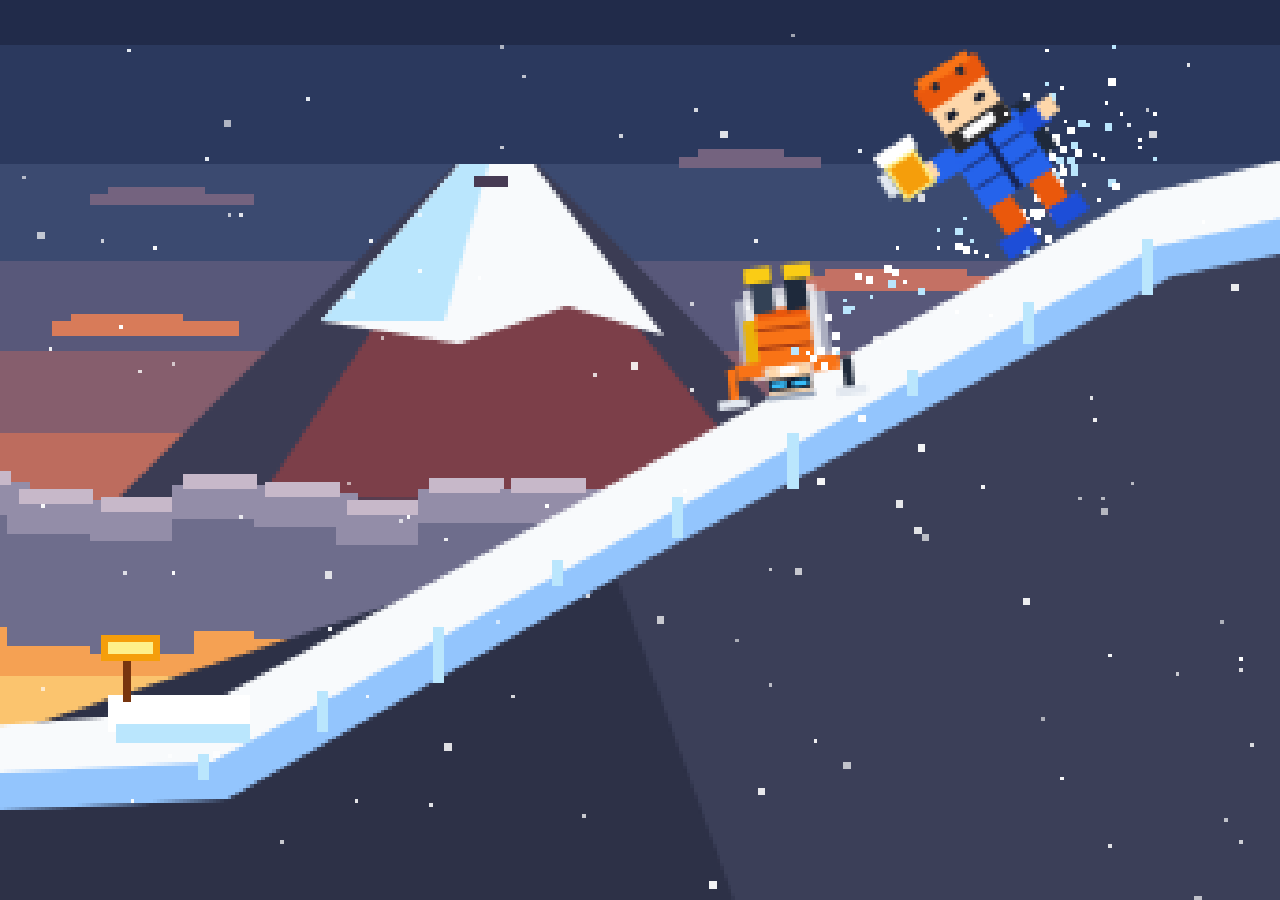
<file: minijuegos/animacion-descenso.html>
<!DOCTYPE html>
<html lang="es">
<head>
    <meta charset="UTF-8">
    <meta name="viewport" content="width=device-width, initial-scale=1.0">
    <title>Descenso Iliniza Sur - ¡Y Vamos Por Más! - Fin del Juego</title>
    <style>
        :root {
            --pixel-font: 'Press Start 2P', monospace;
        }
        * {
            margin: 0;
            padding: 0;
            box-sizing: border-box;
        }
        html, body {
            width: 100vw;
            height: 100vh;
            overflow: hidden;
            background-color: #0b0f19;
            user-select: none;
            cursor: pointer;
        }
        .font-pixel {
            font-family: var(--pixel-font);
        }
        /* Renderizado nítido para Pixel Art */
        canvas {
            image-rendering: -moz-crisp-edges;
            image-rendering: -webkit-crisp-edges;
            image-rendering: pixelated;
            image-rendering: crisp-edges;
            display: block;
            width: 100vw;
            height: 100vh;
        }
        /* Efecto CRT / Retro sutil */
        .scanlines {
            background: linear-gradient(
                to bottom,
                rgba(255,255,255,0),
                rgba(255,255,255,0) 50%,
                rgba(0, 0, 0, 0.20) 50%,
                rgba(0, 0, 0, 0.20)
            );
            background-size: 100% 4px;
        }
        /* Sombras arcade sólidas para textos finales */
        .arcade-title {
            text-shadow:
                0 4px 0 #000,
                -3px 0 0 #000,
                3px 0 0 #000,
                0 -3px 0 #000,
                0 7px 0 #7c2d12;
        }
        .arcade-gameover {
            text-shadow:
                0 3px 0 #000,
                -2px 0 0 #000,
                2px 0 0 #000,
                0 -2px 0 #000,
                0 5px 0 #1e1b4b;
        }

        /* V26.3: estilos locales del epílogo, sin dependencia de Tailwind CDN. */
        #finale-overlay {
            position: fixed; inset: 0; z-index: 30; pointer-events: none;
            display: flex; flex-direction: column; justify-content: center; align-items: center;
            padding: 16px; transition: opacity .15s ease;
        }
        #msg-vamos {
            background: rgba(2, 6, 23, .93); border: 4px solid #fbbf24;
            padding: 14px 18px; border-radius: 5px; max-width: 95%;
            box-shadow: 0 6px 0 #000; text-align: center;
            transition: opacity .15s ease, transform .15s ease;
        }
        #msg-vamos p { color: #7dd3fc; font-size: clamp(7px, 1.5vw, 12px);
            letter-spacing: .08em; margin-bottom: 10px; line-height: 1.7; }
        #msg-vamos h1 { color: #fcd34d; font-size: clamp(13px, 3.2vw, 36px);
            line-height: 1.4; letter-spacing: .05em; }
        #msg-gameover { margin-top: 18px; background: rgba(69, 10, 10, .94);
            border: 2px solid #f87171; padding: 12px 16px;
            border-radius: 5px; box-shadow: 0 4px 0 #000;
            transition: opacity .15s ease; }
        #gameover-blink { color: white; font-size: clamp(11px, 2.6vw, 26px);
            line-height: 1.5; letter-spacing: .08em; }
        .opacity-0 { opacity: 0 !important; }
        .opacity-100 { opacity: 1 !important; }
        .scale-50 { transform: scale(.5) !important; }
        .scale-100 { transform: scale(1) !important; }
    </style>
</head>
<body class="relative w-screen h-screen overflow-hidden">

    <!-- Canvas Principal Pixel Art a Pantalla Completa -->
    <canvas id="pixel-canvas"></canvas>

    <!-- Capa de Scanlines Retro -->
    <div class="scanlines pointer-events-none fixed inset-0 opacity-60 z-20"></div>

    <!-- Carteles Arcade Finales (aparecen tras el choque de Chugo y la cerveza) -->
    <div id="finale-overlay" class="pointer-events-none fixed inset-0 flex flex-col items-center justify-center px-4 z-30 opacity-0 transition-opacity duration-150">
        <!-- Mensaje 1: ¡Y VAMOS POR MÁS! -->
        <div id="msg-vamos" class="bg-slate-950/90 border-4 border-amber-400 px-4 py-3 sm:px-8 sm:py-5 rounded shadow-[0_6px_0_#000] text-center max-w-[95%] transform scale-50 opacity-0 transition-all duration-150">
            <p class="font-pixel text-[9px] sm:text-xs text-sky-300 tracking-widest uppercase mb-2">
                ★ DESCENSO EXTREMO ILINIZA SUR ★
            </p>
            <h1 class="font-pixel text-base sm:text-2xl md:text-4xl text-amber-300 arcade-title tracking-wider leading-snug">
                ¡Y VAMOS POR MÁS!
            </h1>
        </div>

        <!-- Mensaje 2: FIN DEL JUEGO -->
        <div id="msg-gameover" class="mt-4 sm:mt-6 bg-red-950/95 border-2 border-red-400 px-4 py-2 sm:px-6 sm:py-3 rounded shadow-[0_4px_0_#000] opacity-0 transition-opacity duration-150">
            <h2 id="gameover-blink" class="font-pixel text-xs sm:text-lg md:text-2xl text-white arcade-gameover tracking-widest">
                FIN DEL JUEGO
            </h2>
        </div>
    </div>

    <script>
        /***********************************************************************
         * 1. CONFIGURACIÓN DEL CANVAS AUTO-ADAPTABLE (16:9, 1:1, 9:16, 19:6, 6:19)
         *    Y CRONOLOGÍA DEL BUCLE DE 11 SEGUNDOS
         ***********************************************************************/
        const canvas = document.getElementById('pixel-canvas');
        const ctx = canvas.getContext('2d');

        const finaleOverlay = document.getElementById('finale-overlay');
        const msgVamos = document.getElementById('msg-vamos');
        const msgGameover = document.getElementById('msg-gameover');
        const gameoverBlink = document.getElementById('gameover-blink');

        // Duración del bucle completo en segundos
        const LOOP_DURATION = 11.0;
        // Instante exacto en el que Chugo se estrella contra la lente de la cámara
        const IMPACT_TIME = 4.6;
        // Instante en el que aparece "¡Y VAMOS POR MÁS!"
        const TEXT_VAMOS_TIME = 5.4;
        // Instante en el que aparece "FIN DEL JUEGO"
        const TEXT_GAMEOVER_TIME = 6.3;

        let startTime = performance.now();
        let logicalWidth = 384;
        let logicalHeight = 216;

        // Columnas de cerveza escurriendo por el lente tras el impacto
        let beerDripColumns = [];
        // Partículas de nieve levantadas al rodar y gotas de cerveza
        let snowBurstParticles = [];
        let snowflakes = [];
        let lastLoopSec = 0;

        function updateCanvasDimensions() {
            const winW = window.innerWidth || 384;
            const winH = window.innerHeight || 216;
            const aspect = winW / winH;

            // Densidad constante de ~82,944 píxeles lógicos para mantener el look Pixel Art en cualquier formato
            const targetArea = 82944;
            logicalHeight = Math.max(130, Math.round(Math.sqrt(targetArea / aspect)));
            logicalWidth = Math.max(130, Math.round(logicalHeight * aspect));

            canvas.width = logicalWidth;
            canvas.height = logicalHeight;

            initSnowParticles();
            initBeerDrips();
        }

        window.addEventListener('resize', updateCanvasDimensions);

        /***********************************************************************
         * 2. PARTÍCULAS DE NIEVE Y ESPUMA/CERVEZA EN LA LENTE
         ***********************************************************************/
        function initSnowParticles() {
            snowflakes = [];
            for (let i = 0; i < 105; i++) {
                snowflakes.push({
                    x: Math.random() * logicalWidth,
                    y: Math.random() * logicalHeight,
                    size: Math.random() < 0.72 ? 1 : 2,
                    speedY: 16 + Math.random() * 26,
                    speedX: -8 + Math.random() * 16,
                    phase: Math.random() * Math.PI * 2,
                    alpha: 0.55 + Math.random() * 0.45
                });
            }
        }

        function initBeerDrips() {
            beerDripColumns = [];
            const colWidth = 4;
            const numCols = Math.ceil(logicalWidth / colWidth) + 2;
            for (let i = 0; i < numCols; i++) {
                beerDripColumns.push({
                    x: i * colWidth,
                    w: colWidth + 1,
                    speedFactor: 0.55 + Math.sin(i * 0.7) * 0.25 + Math.random() * 0.45,
                    initialSplashH: 18 + Math.sin(i * 0.45) * 14 + Math.random() * 20,
                    foamThickness: 7 + Math.round(Math.random() * 8),
                    bubbleOffset: Math.random() * 40
                });
            }
        }

        function spawnSnowSplash(x, y, count, scaleSpeed = 1) {
            for (let i = 0; i < count; i++) {
                snowBurstParticles.push({
                    x: x + (Math.random() * 10 - 5),
                    y: y + (Math.random() * 8 - 4),
                    vx: (Math.random() - 0.35) * 45 * scaleSpeed,
                    vy: (-15 - Math.random() * 35) * scaleSpeed,
                    size: Math.random() > 0.45 ? 2 : 1,
                    color: Math.random() > 0.3 ? '#ffffff' : '#bae6fd',
                    life: 0.55 + Math.random() * 0.35
                });
            }
        }

        function spawnBeerSplashDrops(x, y, count) {
            for (let i = 0; i < count; i++) {
                snowBurstParticles.push({
                    x: x + (Math.random() * 16 - 8),
                    y: y + (Math.random() * 16 - 8),
                    vx: (Math.random() - 0.5) * 95,
                    vy: -35 - Math.random() * 60,
                    size: Math.random() > 0.4 ? 3 : 2,
                    color: Math.random() > 0.45 ? '#fef08a' : '#f59e0b',
                    life: 0.8 + Math.random() * 0.4
                });
            }
        }

        /***********************************************************************
         * 3. UTILIDADES DE DIBUJO PIXEL ART
         ***********************************************************************/
        function pxRect(x, y, w, h, color) {
            ctx.fillStyle = color;
            ctx.fillRect(Math.round(x), Math.round(y), Math.round(w), Math.round(h));
        }

        function drawPixelPolygon(points, color) {
            ctx.fillStyle = color;
            ctx.beginPath();
            ctx.moveTo(Math.round(points[0][0]), Math.round(points[0][1]));
            for (let i = 1; i < points.length; i++) {
                ctx.lineTo(Math.round(points[i][0]), Math.round(points[i][1]));
            }
            ctx.closePath();
            ctx.fill();
        }

        /***********************************************************************
         * 4. ESCENARIO DE DESCENSO: CIELO CREPUSCULAR, COTOPAXI Y LADERA DEL ILINIZA
         ***********************************************************************/
        function drawSkyAndClouds(camY, loopProgress) {
            const w = logicalWidth;
            const h = logicalHeight;

            const skyBands = [
                { stop: 0.00, color: '#212b4a' },
                { stop: 0.14, color: '#2b395e' },
                { stop: 0.27, color: '#3b4a70' },
                { stop: 0.38, color: '#58587a' },
                { stop: 0.48, color: '#865e6d' },
                { stop: 0.57, color: '#bd6c5e' },
                { stop: 0.66, color: '#e5834b' },
                { stop: 0.75, color: '#f5a153' },
                { stop: 0.84, color: '#fbc46e' },
                { stop: 0.92, color: '#fde293' }
            ];

            const skyShift = Math.round(camY * 0.18);
            for (let i = 0; i < skyBands.length; i++) {
                const yStart = Math.floor(skyBands[i].stop * h) + skyShift;
                const nextStop = (i < skyBands.length - 1) ? skyBands[i + 1].stop : 1.3;
                const bandH = Math.ceil((nextStop - skyBands[i].stop) * h) + 8;
                pxRect(0, yStart - 20, w, bandH, skyBands[i].color);
            }

            // Estrellas
            const stars = [
                [0.10, 0.06], [0.24, 0.11], [0.42, 0.08], [0.60, 0.12],
                [0.76, 0.07], [0.88, 0.14], [0.16, 0.18], [0.67, 0.17]
            ];
            stars.forEach((st, idx) => {
                if (Math.sin(loopProgress * Math.PI * 6 + idx) > 0) {
                    pxRect(st[0] * w, st[1] * h + skyShift, 1, 1, '#e2e8f0');
                }
            });

            // Nubes crepusculares
            const cloudDrift = Math.sin(loopProgress * Math.PI * 2) * 6;
            const clouds = [
                { x: 0.06 * w + cloudDrift, y: 0.22 * h + skyShift, w: 44, h: 3, c: '#74637f' },
                { x: 0.54 * w - cloudDrift, y: 0.18 * h + skyShift, w: 38, h: 3, c: '#74637f' },
                { x: 0.62 * w + cloudDrift, y: 0.31 * h + skyShift, w: 64, h: 4, c: '#c47164' },
                { x: 0.05 * w - cloudDrift, y: 0.36 * h + skyShift, w: 50, h: 4, c: '#d87b59' }
            ];
            clouds.forEach(cl => {
                pxRect(cl.x, cl.y, cl.w, cl.h, cl.c);
                pxRect(cl.x + 5, cl.y - 2, cl.w * 0.6, 2, cl.c);
            });
        }

        function drawDistantVolcano(camX, camY) {
            const w = logicalWidth;
            const h = logicalHeight;

            const isVertical = (h > w);
            const vPeakX = Math.round(w * (isVertical ? 0.35 : 0.38) + camX * 0.25);
            const vPeakY = Math.round(h * (isVertical ? 0.22 : 0.19) + camY * 0.32);
            const vBaseY = Math.round(h * (isVertical ? 0.58 : 0.60) + camY * 0.32);
            const vHalfW = Math.round(Math.max(w, h) * 0.32);

            // Silueta volcán Cotopaxi al fondo
            drawPixelPolygon([
                [vPeakX - 10, vPeakY],
                [vPeakX + 12, vPeakY],
                [vPeakX + vHalfW, vBaseY],
                [vPeakX - vHalfW, vBaseY]
            ], '#3b3c54');

            // Laderas rojizas andinas
            drawPixelPolygon([
                [vPeakX - 8, vPeakY + 8],
                [vPeakX + 10, vPeakY + 8],
                [vPeakX + vHalfW * 0.70, vBaseY - 8],
                [vPeakX - vHalfW * 0.56, vBaseY - 10]
            ], '#7c3f49');

            // Glaciar cumbre del volcán
            drawPixelPolygon([
                [vPeakX - 9, vPeakY],
                [vPeakX + 11, vPeakY],
                [vPeakX + vHalfW * 0.42, vPeakY + (vBaseY - vPeakY) * 0.46],
                [vPeakX + vHalfW * 0.18, vPeakY + (vBaseY - vPeakY) * 0.38],
                [vPeakX - vHalfW * 0.08, vPeakY + (vBaseY - vPeakY) * 0.48],
                [vPeakX - vHalfW * 0.42, vPeakY + (vBaseY - vPeakY) * 0.42]
            ], '#f8fafc');

            drawPixelPolygon([
                [vPeakX - 9, vPeakY],
                [vPeakX - 1, vPeakY],
                [vPeakX - vHalfW * 0.12, vPeakY + (vBaseY - vPeakY) * 0.42],
                [vPeakX - vHalfW * 0.42, vPeakY + (vBaseY - vPeakY) * 0.42]
            ], '#bae6fd');

            pxRect(vPeakX - 5, vPeakY + 3, 9, 3, '#473b54');

            // Valle de nubes en la base de la montaña
            const cloudY = vBaseY - 10;
            for (let cx = -20; cx < w + 30; cx += 22) {
                const wave = Math.round(Math.sin(cx * 0.09) * 4);
                pxRect(cx, cloudY + wave, 28, 18, '#938da8');
                pxRect(cx + 3, cloudY + wave - 3, 20, 4, '#c7b8c9');
                pxRect(cx, cloudY + wave + 9, 28, 30, '#6e6d8c');
            }
        }

        // Dibuja la gran pendiente nevada de descenso desde la cumbre (derecha arriba) hasta la base (izquierda abajo)
        function drawDescentSlopeAndBase(camX, camY) {
            const w = logicalWidth;
            const h = logicalHeight;

            const summitX = Math.round(w * 0.88 + camX);
            const summitY = Math.round(h * 0.25 + camY);
            const midSlopeX = Math.round(w * 0.48 + camX);
            const midSlopeY = Math.round(h * 0.56 + camY);
            const baseX = Math.round(w * 0.14 + camX);
            const baseY = Math.round(h * 0.82 + camY);

            // Riscos oscuros de roca bajo la rampa de nieve
            drawPixelPolygon([
                [w + 20, summitY - 12],
                [summitX, summitY],
                [midSlopeX, midSlopeY],
                [baseX, baseY],
                [-20, baseY + 12],
                [-20, h + 40],
                [w + 20, h + 40]
            ], '#1e2030');

            // Facetas de roca andina gris/azulada
            drawPixelPolygon([
                [summitX - 10, summitY + 18],
                [w + 15, summitY + 10],
                [w + 15, h + 30],
                [midSlopeX + 10, h + 30],
                [midSlopeX - 10, midSlopeY + 15]
            ], '#3b3f58');

            drawPixelPolygon([
                [midSlopeX - 8, midSlopeY + 14],
                [midSlopeX + 35, h + 20],
                [-15, h + 20],
                [-15, baseY + 10]
            ], '#2d3147');

            // Sombra celeste del glaciar en la pendiente
            drawPixelPolygon([
                [w + 20, summitY - 14],
                [summitX, summitY],
                [midSlopeX, midSlopeY],
                [baseX, baseY],
                [-20, baseY + 8],
                [-20, baseY + 26],
                [baseX + 8, baseY + 22],
                [midSlopeX + 6, midSlopeY + 20],
                [summitX + 8, summitY + 20],
                [w + 20, summitY + 10]
            ], '#93c5fd');

            // Capa blanca brillante de nieve por donde ruedan Jordy y Chugo
            drawPixelPolygon([
                [w + 20, summitY - 16],
                [summitX, summitY - 2],
                [midSlopeX, midSlopeY - 2],
                [baseX, baseY - 2],
                [-20, baseY + 4],
                [-20, baseY + 16],
                [baseX + 4, baseY + 12],
                [midSlopeX + 4, midSlopeY + 12],
                [summitX + 4, summitY + 12],
                [w + 20, summitY]
            ], '#f8fafc');

            // Carámbanos de hielo en los bordes de la cuesta
            for (let i = 0; i < 9; i++) {
                const t = i / 8;
                const ix = Math.round(baseX + (summitX - baseX) * t);
                const iy = Math.round(baseY + (summitY - baseY) * t + 10);
                pxRect(ix, iy, 3, 7 + (i % 3) * 4, '#bae6fd');
            }

            // Base de la montaña a la izquierda con campamento/banderín y montón de nieve suave
            pxRect(baseX - 24, baseY - 6, 38, 10, '#ffffff');
            pxRect(baseX - 22, baseY + 2, 36, 5, '#bae6fd');
            // Letrero pixelado de "BASE"
            pxRect(baseX - 20, baseY - 18, 2, 14, '#78350f');
            pxRect(baseX - 26, baseY - 22, 16, 7, '#f59e0b');
            pxRect(baseX - 24, baseY - 20, 12, 3, '#fef08a');

            return { summitX, summitY, midSlopeX, midSlopeY, baseX, baseY };
        }

        /***********************************************************************
         * 5. PERSONAJE 1: JORDY (CHAQUETA NARANJA) RODANDO SIN CONTROL
         *    HASTA LA BASE DE LA MONTAÑA
         ***********************************************************************/
        function drawJordyRollingToBase(slopeCoords, loopSec) {
            const { summitX, summitY, midSlopeX, midSlopeY, baseX, baseY } = slopeCoords;

            // Jordy rueda a toda velocidad desde t=0.2s hasta t=3.8s cuando se empotra en la nieve de la base
            const rollDuration = 3.5;
            const rawT = Math.max(0, Math.min(1, (loopSec - 0.15) / rollDuration));
            // Curva acelerada por la gravedad en la pendiente
            const t = 1 - Math.pow(1 - rawT, 1.65);

            // Posición interpolada sobre la cuesta de la montaña (de derecha-arriba a izquierda-abajo)
            let jx, jy;
            if (t < 0.5) {
                const st = t * 2;
                jx = summitX + (midSlopeX - summitX) * st;
                jy = summitY + (midSlopeY - summitY) * st;
            } else {
                const st = (t - 0.5) * 2;
                jx = midSlopeX + (baseX - midSlopeX) * st;
                jy = midSlopeY + (baseY - midSlopeY) * st;
            }

            // Rebotes locos mientras rueda por la pendiente
            const isRolling = rawT < 1.0 && loopSec > 0.15;
            const bounceOffset = isRolling
                ? Math.abs(Math.sin(loopSec * 14)) * (14 * (1 - rawT * 0.35))
                : 0;

            // Escala de perspectiva (más pequeño conforme llega lejos a la base de la montaña)
            const scale = 0.95 - t * 0.38;
            const currentY = jy - bounceOffset - 8;

            // Rastro de bola de nieve y partículas al rodar
            if (isRolling && Math.random() < 0.65) {
                spawnSnowSplash(jx + 4, currentY + 4, 2, 0.8);
            }

            ctx.save();
            ctx.translate(Math.round(jx), Math.round(currentY));
            ctx.scale(scale, scale);

            if (isRolling) {
                // Giro descontrolado en sentido antihorario bajando hacia la izquierda
                const spinAngle = -loopSec * 16.5;
                ctx.rotate(spinAngle);

                // Halo de bola de nieve acumulándose alrededor de Jordy
                const snowBallR = Math.round(13 + t * 6);
                pxRect(-snowBallR, -snowBallR + 3, snowBallR * 2, snowBallR * 2 - 6, 'rgba(241, 245, 249, 0.55)');
                pxRect(-snowBallR + 3, -snowBallR, snowBallR * 2 - 6, snowBallR * 2, 'rgba(255, 255, 255, 0.7)');

                // Dibujar a Jordy dando vueltas con brazos y piolets abiertos
                drawJordySpriteCentered(true, loopSec);
            } else {
                // Jordy ya llegó a la base de la montaña: enterrado de cabeza en un montículo de nieve con las botas amarillas pataleando arriba
                pxRect(-16, -2, 32, 12, '#ffffff');
                pxRect(-14, 6, 28, 6, '#93c5fd');

                const kick = Math.round(Math.sin(loopSec * 18) * 3);
                // Piernas oscuras saliendo de la nieve
                pxRect(-9, -15 + kick, 6, 13, '#1e293b');
                pxRect(3, -15 - kick, 6, 13, '#334155');
                // Botas amarillas pataleando al revés
                pxRect(-11, -20 + kick, 9, 6, '#facc15');
                pxRect(2, -20 - kick, 9, 6, '#facc15');
                // Un piolet clavado al lado con estrellitas de mareo
                pxRect(14, -16, 2, 16, '#f97316');
                pxRect(10, -18, 10, 3, '#e2e8f0');

                // Estrellitas girando sobre la nieve en la base
                const starX = Math.cos(loopSec * 8) * 10;
                pxRect(starX - 2, -26, 3, 3, '#fde047');
                pxRect(-starX, -24, 2, 2, '#f97316');
            }

            ctx.restore();
        }

        function drawJordySpriteCentered(flailing, timeSec) {
            // Centro del cuerpo en (0,0) para rotar como rueda
            // Mochila amarilla
            pxRect(5, -10, 8, 15, '#eab308');

            // Chaqueta naranja inflada
            pxRect(-9, -11, 18, 18, '#f97316');
            pxRect(-9, -5, 18, 1, '#9a3412');
            pxRect(-9, 1, 18, 1, '#9a3412');
            pxRect(-8, 5, 16, 3, '#ea580c'); // Arnés

            // Piernas agitándose
            pxRect(-9, 7, 7, 11, '#1e293b');
            pxRect(2, 7, 7, 11, '#334155');
            // Botas amarillas
            pxRect(-11, 17, 9, 5, '#facc15');
            pxRect(2, 17, 9, 5, '#facc15');

            // Brazos abiertos agitando los 2 piolets mientras rueda
            pxRect(-17, -14, 9, 5, '#f97316');
            pxRect(8, -14, 9, 5, '#f97316');
            // Piolets girando con él
            pxRect(-21, -22, 3, 12, '#1e293b');
            pxRect(-25, -23, 10, 3, '#e2e8f0');
            pxRect(17, -22, 3, 12, '#f97316');
            pxRect(14, -23, 10, 3, '#e2e8f0');

            // Cabeza con casco blanco y gafas oscuras
            pxRect(-7, -22, 14, 11, '#fed7aa');
            pxRect(-7, -19, 14, 4, '#0f172a'); // Gafas
            pxRect(-6, -18, 5, 2, '#38bdf8');
            pxRect(1, -18, 5, 2, '#38bdf8');
            // Boca abierta de "¡Aaaah!" pero riendo
            pxRect(-3, -14, 6, 3, '#ffffff');
            // Casco blanco
            pxRect(-8, -27, 16, 6, '#f8fafc');
            pxRect(-8, -22, 16, 2, '#94a3b8');
        }

        /***********************************************************************
         * 6. PERSONAJE 2: CHUGO (CHAQUETA AZUL) RODANDO CON SU CERVEZA HACIA
         *    LA CÁMARA Y ESTRELLÁNDOSE EN LA PANTALLA ("SCREEN SPLAT")
         ***********************************************************************/
        function drawChugoRollingToCamera(slopeCoords, loopSec) {
            const w = logicalWidth;
            const h = logicalHeight;

            // Fase A: Chugo viene rodando desde la cumbre (derecha) hacia el centro de la cámara (0.0s -> IMPACT_TIME)
            if (loopSec < IMPACT_TIME) {
                const progress = Math.max(0, loopSec / IMPACT_TIME);
                // Curva exponencial para que al final se acerque de golpe al lente
                const zoomCurve = Math.pow(progress, 2.35);

                const startX = slopeCoords.summitX - 18;
                const startY = slopeCoords.summitY - 6;
                const targetX = w * 0.5;
                const targetY = h * 0.52;

                const cx = startX + (targetX - startX) * Math.pow(progress, 1.15);
                const bounce = Math.abs(Math.sin(loopSec * 11.5)) * (18 * (1 - zoomCurve * 0.5));
                const cy = startY + (targetY - startY) * Math.pow(progress, 1.1) - bounce;

                // Escala crece desde 0.85x hasta 5.8x justo al estrellarse contra el lente
                const scale = 0.85 + zoomCurve * 5.2;
                const rotation = loopSec * 12.5;

                // Salpicaduras de nieve y espuma mientras rueda hacia nosotros
                if (Math.random() < 0.6) {
                    spawnSnowSplash(cx, cy + 10 * scale, 2, 1.1);
                }

                ctx.save();
                ctx.translate(Math.round(cx), Math.round(cy));
                ctx.scale(scale, scale);
                ctx.rotate(rotation);

                drawChugoSpriteWithBeer(false, loopSec);

                ctx.restore();
            } else {
                // Fase B: ¡IMPACTO CONTRA EL LENTE! Chugo queda estampado contra el cristal de la cámara y se va resbalando lentamente hacia abajo
                const afterImpact = loopSec - IMPACT_TIME;
                const slideDown = Math.min(h * 0.42, Math.pow(afterImpact, 1.35) * 26);

                const splatScale = Math.max(2.8, Math.min(4.5, (Math.min(w, h) / 68)));
                const cx = w * 0.5;
                const cy = h * 0.48 + slideDown;

                ctx.save();
                ctx.translate(Math.round(cx), Math.round(cy));
                // Efecto squash elástico en los primeros 0.35s tras chocar
                const squashX = afterImpact < 0.35 ? 1.22 - afterImpact * 0.5 : 1.05;
                const squashY = afterImpact < 0.35 ? 0.82 + afterImpact * 0.4 : 0.96;
                ctx.scale(splatScale * squashX, splatScale * squashY);

                drawChugoSpriteWithBeer(true, loopSec);

                ctx.restore();
            }
        }

        function drawChugoSpriteWithBeer(isSplattedOnLens, timeSec) {
            // Mochila azul oscuro
            pxRect(6, -12, 9, 16, '#1e293b');

            // Piernas (pantalón naranja) abiertas contra el vidrio
            const legSpread = isSplattedOnLens ? 4 : 0;
            pxRect(-10 - legSpread, 7, 7, 12, '#ea580c');
            pxRect(3 + legSpread, 7, 7, 12, '#ea580c');

            // Botas azules
            pxRect(-13 - legSpread, 17, 10, 6, '#1d4ed8');
            pxRect(3 + legSpread, 17, 10, 6, '#1d4ed8');

            // Torso chaqueta azul
            pxRect(-11, -11, 22, 19, '#2563eb');
            pxRect(-10, -5, 20, 1, '#1e3a8a');
            pxRect(-10, 1, 20, 1, '#1e3a8a');
            pxRect(-1, -11, 2, 19, '#172554');

            // Brazo izquierdo pegado al vidrio
            pxRect(10, -9, 8, 6, '#1d4ed8');
            pxRect(16, -9, 5, 5, '#fed7aa');

            // Cabeza con barba y casco naranja
            pxRect(-9, -24, 18, 14, '#fed7aa');

            if (isSplattedOnLens) {
                // Mejillas y nariz aplastadas cómicamente contra el lente de la cámara
                pxRect(-10, -19, 20, 6, '#fdba74');
                pxRect(-3, -18, 6, 4, '#fb923c'); // Nariz chata contra el vidrio
                // Ojos en espiral / felices de impacto
                pxRect(-7, -21, 4, 3, '#0f172a');
                pxRect(-6, -20, 2, 1, '#ffffff');
                pxRect(3, -21, 4, 3, '#0f172a');
                pxRect(4, -20, 2, 1, '#ffffff');
            } else {
                pxRect(-6, -20, 3, 2, '#0f172a');
                pxRect(3, -20, 3, 2, '#0f172a');
            }

            // Barba oscura tupida y gran sonrisa blanca
            pxRect(-9, -15, 18, 6, '#27272a');
            pxRect(-5, -14, 10, 3, '#ffffff');

            // Casco naranja con ventilaciones
            pxRect(-10, -30, 20, 7, '#ea580c');
            pxRect(-8, -32, 16, 3, '#f97316');
            pxRect(-5, -29, 2, 2, '#1e293b');
            pxRect(3, -29, 2, 2, '#1e293b');

            // Brazo derecho sosteniendo la jarra de cerveza (que al chocar se vuelca sobre el lente)
            pxRect(-18, -12, 8, 7, '#2563eb');
            pxRect(-21, -12, 5, 5, '#fed7aa');

            // Jarra de cerveza gigante
            const mugX = -28;
            const mugY = isSplattedOnLens ? -14 : -18;
            // Asa
            pxRect(mugX - 3, mugY + 2, 3, 7, '#e2e8f0');
            // Jarra de vidrio
            pxRect(mugX, mugY, 10, 12, '#fef08a');
            if (!isSplattedOnLens) {
                // Cerveza dorada llena antes de regarse
                pxRect(mugX + 1, mugY + 2, 8, 9, '#f59e0b');
                pxRect(mugX - 1, mugY - 3, 12, 4, '#ffffff');
            } else {
                // Jarra volcada derramando espuma y cerveza directamente contra la pantalla
                pxRect(mugX + 1, mugY + 4, 8, 7, 'rgba(254, 240, 138, 0.55)');
                pxRect(mugX - 4, mugY - 2, 16, 8, '#ffffff');
                pxRect(mugX - 2, mugY + 3, 14, 10, '#f59e0b');
            }
        }

        /***********************************************************************
         * 7. EFECTO DE CERVEZA DERRAMADA ESCURRIENDO POR TODA LA PANTALLA
         ***********************************************************************/
        function drawBeerSpillOnCameraLens(loopSec) {
            if (loopSec < IMPACT_TIME) return;

            const elapsedSinceImpact = loopSec - IMPACT_TIME;
            const w = logicalWidth;
            const h = logicalHeight;

            // Flash blanco/dorado de espuma en los primeros 0.12s del choque
            if (elapsedSinceImpact < 0.12) {
                ctx.fillStyle = 'rgba(254, 240, 138, 0.75)';
                ctx.fillRect(0, 0, w, h);
            }

            // Cada columna de cerveza cae desde el punto del impacto y desde arriba cubriendo la pantalla
            for (let i = 0; i < beerDripColumns.length; i++) {
                const col = beerDripColumns[i];
                // Progreso de caída de esta columna de cerveza
                const dripDistance = elapsedSinceImpact * h * 0.48 * col.speedFactor;
                const currentBottomY = Math.min(h + 25, Math.round(col.initialSplashH + dripDistance));

                if (currentBottomY > 0) {
                    // Cuerpo líquido dorado ámbar translúcido de la cerveza
                    ctx.fillStyle = 'rgba(245, 158, 11, 0.72)';
                    ctx.fillRect(col.x, 0, col.w, Math.max(0, currentBottomY - col.foamThickness));

                    // Reflejo brillante amarillo cerveza
                    if (i % 2 === 0) {
                        ctx.fillStyle = 'rgba(253, 224, 71, 0.45)';
                        ctx.fillRect(col.x + 1, 0, 2, Math.max(0, currentBottomY - col.foamThickness - 4));
                    }

                    // Borde inferior de espuma blanca cremosa escurriendo
                    const foamY = Math.max(0, currentBottomY - col.foamThickness);
                    pxRect(col.x, foamY, col.w, col.foamThickness, '#ffffff');
                    pxRect(col.x, foamY - 2, col.w, 3, '#fef9c3');

                    // Burbujas subiendo dentro de la cerveza derramada en el lente
                    const bubbleY = Math.round((currentBottomY - 12 - (elapsedSinceImpact * 28 + col.bubbleOffset)) % Math.max(10, currentBottomY - 8));
                    if (bubbleY > 4 && bubbleY < currentBottomY - col.foamThickness - 2) {
                        pxRect(col.x + 1, bubbleY, 2, 2, '#fef9c3');
                    }
                }
            }
        }

        /***********************************************************************
         * 8. MÚSICA MIDI Y EFECTOS DE SONIDO 8-BIT (DESCENSO, CHOQUE Y FIN DEL JUEGO)
         ***********************************************************************/
        let audioCtx = null;
        let isPlayingAudio = false;
        // APUS_AUDIO_ESCENAS_V3153: conservar el audio ORIGINAL del descenso.
        let apusDescentSoundEnabled=true;
        let apusDescentFxVolume=1;
        window.addEventListener('message', e=>{
          if(e.source!==window.parent||e.data?.apusDescent!=='SOUND')return;
          apusDescentSoundEnabled=e.data.enabled!==false;
          if(Number.isFinite(e.data.fxVolume))apusDescentFxVolume=Math.max(0,Math.min(1,e.data.fxVolume));
          if(!apusDescentSoundEnabled||apusDescentFxVolume===0)isPlayingAudio=false;
          else ensureAudioStarted();
        });
        let lastMidiNoteTime = 0;
        let noteCursor = 0;
        let crashSoundPlayedInCycle = false;
        let fanfarePlayedInCycle = false;

        // Melodía frenética y cómica para la bajada rodando (0.0s -> 4.6s)
        const ROLLING_NOTES = [
            { f: 659.25, b: 329.63, d: 0.11 }, // E5
            { f: 587.33, b: 293.66, d: 0.11 }, // D5
            { f: 523.25, b: 261.63, d: 0.11 }, // C5
            { f: 493.88, b: 246.94, d: 0.11 }, // B4
            { f: 587.33, b: 293.66, d: 0.11 }, // D5
            { f: 523.25, b: 261.63, d: 0.11 }, // C5
            { f: 440.00, b: 220.00, d: 0.11 }, // A4
            { f: 392.00, b: 196.00, d: 0.11 }, // G4
            { f: 523.25, b: 261.63, d: 0.11 }, // C5
            { f: 493.88, b: 246.94, d: 0.11 }, // B4
            { f: 440.00, b: 220.00, d: 0.11 }, // A4
            { f: 392.00, b: 196.00, d: 0.11 }  // G4
        ];

        // Fanfarria arcade triunfal tras el choque ("¡Y VAMOS POR MÁS! / FIN DEL JUEGO")
        const FINALE_FANFARE = [
            { f: 523.25, b: 261.63, d: 0.15 }, // C5
            { f: 659.25, b: 329.63, d: 0.15 }, // E5
            { f: 783.99, b: 392.00, d: 0.15 }, // G5
            { f: 1046.50, b: 523.25, d: 0.35 }, // C6
            { f: 783.99, b: 392.00, d: 0.18 }, // G5
            { f: 1046.50, b: 523.25, d: 0.55 }  // C6
        ];

        function playTone(freq, bassFreq, duration, waveType = 'square') {
            if (!isPlayingAudio || !audioCtx || audioCtx.state !== 'running') return;
            const now = audioCtx.currentTime;

            const osc = audioCtx.createOscillator();
            const gain = audioCtx.createGain();
            osc.type = waveType;
            osc.frequency.setValueAtTime(freq, now);
            gain.gain.setValueAtTime(0.07*apusDescentFxVolume, now);
            gain.gain.exponentialRampToValueAtTime(0.001, now + duration * 0.92);
            osc.connect(gain);
            gain.connect(audioCtx.destination);
            osc.start(now);
            osc.stop(now + duration);

            if (bassFreq) {
                const bass = audioCtx.createOscillator();
                const bGain = audioCtx.createGain();
                bass.type = 'triangle';
                bass.frequency.setValueAtTime(bassFreq * 0.5, now);
                bGain.gain.setValueAtTime(0.10*apusDescentFxVolume, now);
                bGain.gain.exponentialRampToValueAtTime(0.001, now + duration * 0.95);
                bass.connect(bGain);
                bGain.connect(audioCtx.destination);
                bass.start(now);
                bass.stop(now + duration);
            }
        }

        // Efecto de sonido chiptune de choque contra el vidrio + cerveza regándose
        function playCrashAndBeerSplashSound() {
            if (!isPlayingAudio || !audioCtx || audioCtx.state !== 'running') return;
            const now = audioCtx.currentTime;

            // 1. Golpe grave de impacto contra la cámara
            const oscHit = audioCtx.createOscillator();
            const gainHit = audioCtx.createGain();
            oscHit.type = 'sawtooth';
            oscHit.frequency.setValueAtTime(190, now);
            oscHit.frequency.exponentialRampToValueAtTime(38, now + 0.38);
            gainHit.gain.setValueAtTime(0.20*apusDescentFxVolume, now);
            gainHit.gain.exponentialRampToValueAtTime(0.001, now + 0.40);
            oscHit.connect(gainHit);
            gainHit.connect(audioCtx.destination);
            oscHit.start(now);
            oscHit.stop(now + 0.42);

            // 2. Burbujeo líquido de cerveza derramándose por la pantalla
            for (let i = 0; i < 14; i++) {
                const bOsc = audioCtx.createOscillator();
                const bGain = audioCtx.createGain();
                const startT = now + 0.08 + i * 0.055;
                bOsc.type = 'sine';
                const baseF = 320 + Math.random() * 520;
                bOsc.frequency.setValueAtTime(baseF, startT);
                bOsc.frequency.exponentialRampToValueAtTime(baseF * 1.45, startT + 0.05);
                bGain.gain.setValueAtTime(0.05*apusDescentFxVolume, startT);
                bGain.gain.exponentialRampToValueAtTime(0.001, startT + 0.055);
                bOsc.connect(bGain);
                bGain.connect(audioCtx.destination);
                bOsc.start(startT);
                bOsc.stop(startT + 0.06);
            }
        }

        function playFinaleFanfareSequence() {
            if (!isPlayingAudio || !audioCtx || audioCtx.state !== 'running') return;
            let offsetMs = 0;
            FINALE_FANFARE.forEach(note => {
                setTimeout(() => {
                    if (isPlayingAudio) {
                        playTone(note.f, note.b, note.d, 'square');
                    }
                }, offsetMs);
                offsetMs += note.d * 1000;
            });
        }

        function updateAudioForLoop(loopSec, nowMs) {
            if (!isPlayingAudio || !audioCtx || audioCtx.state !== 'running') return;

            // Durante la rodada (0 a 4.6s): música rápida de descenso + rebotes
            if (loopSec < IMPACT_TIME) {
                /* Música original de esta escena: solo descenso, no fondo MP3. */
                if (nowMs - lastMidiNoteTime > 115) {
                    const n = ROLLING_NOTES[noteCursor % ROLLING_NOTES.length];
                    // Aumentar ligeramente el tono a medida que Chugo se acerca a la cámara
                    const pitchMultiplier = 1 + (loopSec / IMPACT_TIME) * 0.25;
                    playTone(n.f * pitchMultiplier, n.b, n.d, 'square');
                    noteCursor++;
                    lastMidiNoteTime = nowMs;
                }
            } else if (loopSec >= IMPACT_TIME && !crashSoundPlayedInCycle) {
                crashSoundPlayedInCycle = true;
                playCrashAndBeerSplashSound();
            }

            if (loopSec >= TEXT_VAMOS_TIME && !fanfarePlayedInCycle) {
                fanfarePlayedInCycle = true;
                playFinaleFanfareSequence();
            }
        }

        function ensureAudioStarted() {
            if(!apusDescentSoundEnabled||apusDescentFxVolume===0)return;
            try {
                if (!audioCtx) {
                    const AudioContextClass = window.AudioContext || window.webkitAudioContext;
                    audioCtx = new AudioContextClass();
                }
                if (audioCtx.state === 'suspended') {
                    audioCtx.resume().then(() => {
                        isPlayingAudio = apusDescentSoundEnabled && apusDescentFxVolume>0;
                    }).catch(() => {});
                } else {
                    isPlayingAudio = apusDescentSoundEnabled && apusDescentFxVolume>0;
                }
            } catch (e) {
                // Ignorar bloqueo de autoplay hasta interacción
            }
        }

        // Los toques reactivan sonido bloqueado por autoplay; ya no lo silencian.
        // Silenciar se gobierna exclusivamente desde las preferencias generales.
        window.addEventListener('pointerdown', () => {
            if(apusDescentSoundEnabled&&(!audioCtx||audioCtx.state==='suspended'||!isPlayingAudio)){
                ensureAudioStarted();
            }
        });

        /***********************************************************************
         * 9. BUCLE PRINCIPAL DE ANIMACIÓN Y SINCRONIZACIÓN DE CÁMARA / TEXTOS
         ***********************************************************************/
        let lastFrameTime = performance.now();

        function animate(now) {
            const dt = Math.min(0.05, (now - lastFrameTime) / 1000);
            lastFrameTime = now;

            const totalElapsed = (now - startTime) / 1000;
            const loopSec = Math.min(totalElapsed, LOOP_DURATION - 0.5); // Epílogo: una sola reproducción y se queda en la pantalla final.
            const loopProgress = loopSec / LOOP_DURATION;

            // Detectar reinicio del ciclo de 11 segundos
            if (loopSec < lastLoopSec) {
                crashSoundPlayedInCycle = false;
                fanfarePlayedInCycle = false;
                noteCursor = 0;
                initBeerDrips();
            }
            lastLoopSec = loopSec;

            // Explosión de gotas de cerveza justo en el fotograma de impacto
            if (loopSec >= IMPACT_TIME && loopSec - dt < IMPACT_TIME) {
                spawnBeerSplashDrops(logicalWidth * 0.5, logicalHeight * 0.45, 36);
            }

            // Actualizar música MIDI y efectos según el segundo actual del bucle
            updateAudioForLoop(loopSec, now);

            // Movimiento de cámara acompañando la bajada + fuerte sacudida (Screen Shake) al estrellarse Chugo
            let camX = 0;
            let camY = 0;

            if (loopSec < IMPACT_TIME) {
                const descentRatio = loopSec / IMPACT_TIME;
                // Paneo siguiendo la pendiente + vibración de bajada
                camY = -12 + descentRatio * 24 + Math.sin(loopSec * 22) * 1.2;
                camX = 8 - descentRatio * 16 + Math.cos(loopSec * 18) * 1.2;
            } else {
                const impactElapsed = loopSec - IMPACT_TIME;
                // Fuerte temblor de cámara cuando Chugo se estrella contra el lente
                const shakeDecay = Math.max(0, 1 - impactElapsed * 1.4);
                const shakeAmp = shakeDecay * 14;
                camX = -8 + (Math.random() - 0.5) * 2 * shakeAmp;
                camY = 12 + (Math.random() - 0.5) * 2 * shakeAmp;
            }

            // 1. Pintar Cielo Crepuscular
            drawSkyAndClouds(camY, loopProgress);

            // 2. Pintar Volcán Nevado al Fondo
            drawDistantVolcano(camX, camY);

            // 3. Pintar la Ladera Empinada del Iliniza Sur y la Base
            const slopeCoords = drawDescentSlopeAndBase(camX, camY);

            // 4. Pintar a Jordy rodando sin control hasta la base de la montaña
            drawJordyRollingToBase(slopeCoords, loopSec);

            // 5. Pintar partículas de nieve y gotas de cerveza en el aire
            for (let i = snowBurstParticles.length - 1; i >= 0; i--) {
                const p = snowBurstParticles[i];
                p.x += p.vx * dt;
                p.y += p.vy * dt;
                p.vy += 65 * dt; // Gravedad
                p.life -= dt;
                if (p.life <= 0) {
                    snowBurstParticles.splice(i, 1);
                } else {
                    pxRect(p.x, p.y, p.size, p.size, p.color);
                }
            }

            // 6. Pintar a Chugo rodando hacia la cámara y estrellándose contra el lente
            drawChugoRollingToCamera(slopeCoords, loopSec);

            // 7. Pintar la cerveza espumosa regándose por toda la pantalla tras el impacto
            drawBeerSpillOnCameraLens(loopSec);

            // 8. Pintar Nieve cayendo continuamente
            for (let i = 0; i < snowflakes.length; i++) {
                const s = snowflakes[i];
                s.y += s.speedY * dt;
                s.x += (s.speedX + Math.sin(totalElapsed * 2 + s.phase) * 8) * dt;

                if (s.y > logicalHeight + 4) {
                    s.y = -4;
                    s.x = Math.random() * logicalWidth;
                }
                if (s.x > logicalWidth + 4) s.x = -4;
                if (s.x < -4) s.x = logicalWidth + 4;

                ctx.fillStyle = `rgba(255, 255, 255, ${s.alpha})`;
                ctx.fillRect(Math.round(s.x), Math.round(s.y), s.size, s.size);
            }

            // 9. Controlar la visibilidad de los textos arcade "¡Y VAMOS POR MÁS!" y "FIN DEL JUEGO"
            if (loopSec >= TEXT_VAMOS_TIME && loopSec < LOOP_DURATION - 0.25) {
                finaleOverlay.classList.remove('opacity-0');
                finaleOverlay.classList.add('opacity-100');

                msgVamos.classList.remove('opacity-0', 'scale-50');
                msgVamos.classList.add('opacity-100', 'scale-100');

                if (loopSec >= TEXT_GAMEOVER_TIME) {
                    msgGameover.classList.remove('opacity-0');
                    msgGameover.classList.add('opacity-100');
                    // Parpadeo clásico de máquina arcade para "FIN DEL JUEGO"
                    const blinkOn = Math.floor(loopSec * 4) % 2 === 0;
                    gameoverBlink.style.opacity = blinkOn ? '1' : '0.25';
                } else {
                    msgGameover.classList.add('opacity-0');
                    msgGameover.classList.remove('opacity-100');
                }
            } else {
                finaleOverlay.classList.add('opacity-0');
                finaleOverlay.classList.remove('opacity-100');
                msgVamos.classList.add('opacity-0', 'scale-50');
                msgVamos.classList.remove('opacity-100', 'scale-100');
                msgGameover.classList.add('opacity-0');
                msgGameover.classList.remove('opacity-100');
            }

            requestAnimationFrame(animate);
        }

        window.onload = function () {
            updateCanvasDimensions();
            ensureAudioStarted();
            requestAnimationFrame(animate);
        };
    </script>
</body>
</html>
</file>
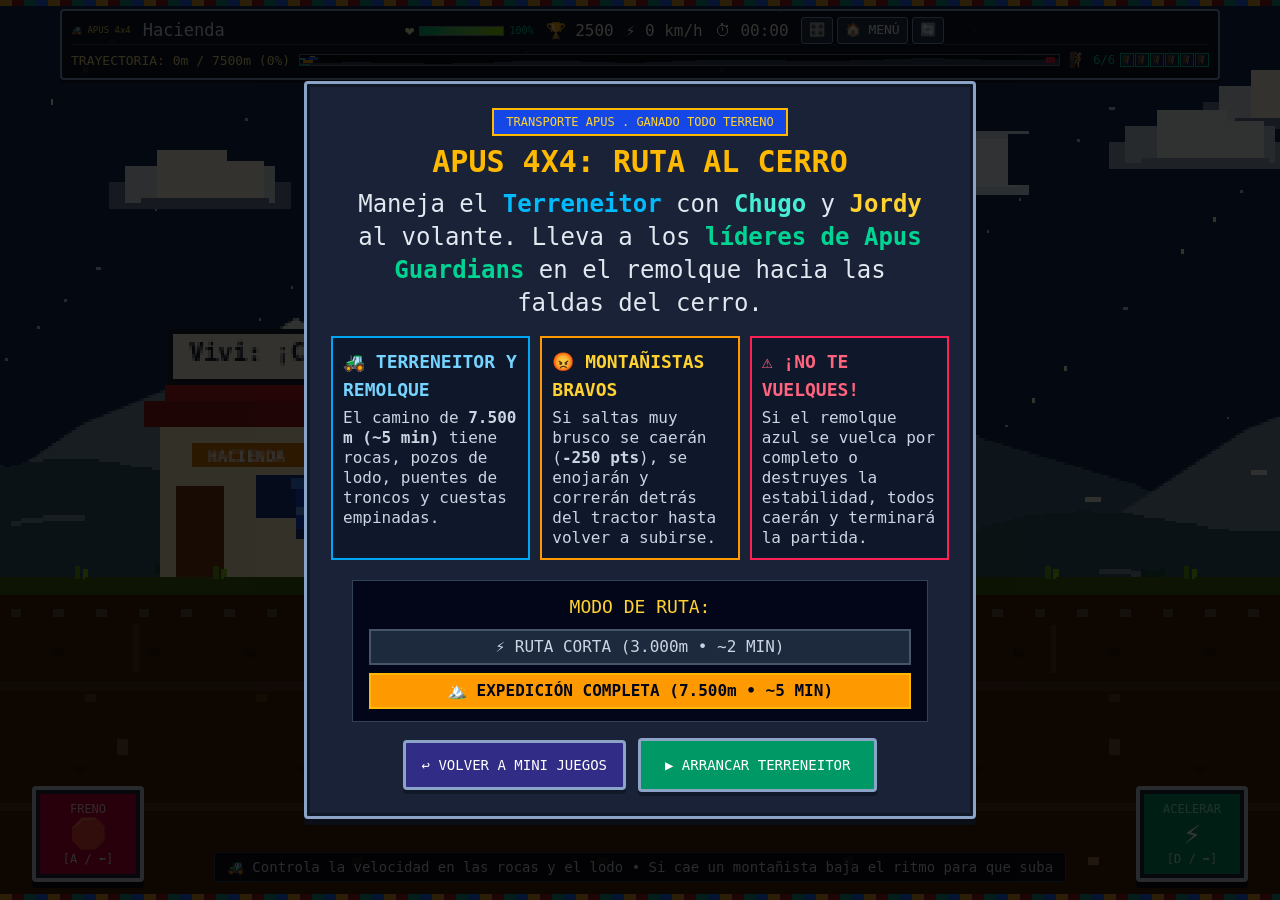
<file: minijuegos/apus-4x4.html>
<!DOCTYPE html>
<html lang="es">
<head>
    <meta charset="UTF-8">
    <meta name="viewport" content="width=device-width, initial-scale=1.0, maximum-scale=1.0, user-scalable=no">
    <title>Apus 4x4 - Ruta al Cerro</title>
    <style id="apus4x4-tailwind-offline">/*! tailwindcss v4.1.10 | MIT License | https://tailwindcss.com */
@layer properties;
:root, :host {
  --font-sans: ui-sans-serif, system-ui, sans-serif, 'Apple Color Emoji', 'Segoe UI Emoji', 'Segoe UI Symbol',
    'Noto Color Emoji';
  --font-mono: ui-monospace, SFMono-Regular, Menlo, Monaco, Consolas, 'Liberation Mono', 'Courier New',
    monospace;
  --color-red-500: oklch(63.7% 0.237 25.331);
  --color-amber-300: oklch(87.9% 0.169 91.605);
  --color-amber-400: oklch(82.8% 0.189 84.429);
  --color-amber-500: oklch(76.9% 0.188 70.08);
  --color-yellow-400: oklch(85.2% 0.199 91.936);
  --color-lime-400: oklch(84.1% 0.238 128.85);
  --color-emerald-200: oklch(90.5% 0.093 164.15);
  --color-emerald-300: oklch(84.5% 0.143 164.978);
  --color-emerald-400: oklch(76.5% 0.177 163.223);
  --color-emerald-500: oklch(69.6% 0.17 162.48);
  --color-emerald-600: oklch(59.6% 0.145 163.225);
  --color-teal-300: oklch(85.5% 0.138 181.071);
  --color-sky-300: oklch(82.8% 0.111 230.318);
  --color-sky-400: oklch(74.6% 0.16 232.661);
  --color-sky-500: oklch(68.5% 0.169 237.323);
  --color-sky-900: oklch(39.1% 0.09 240.876);
  --color-blue-500: oklch(62.3% 0.214 259.815);
  --color-blue-700: oklch(48.8% 0.243 264.376);
  --color-blue-950: oklch(28.2% 0.091 267.935);
  --color-indigo-100: oklch(93% 0.034 272.788);
  --color-indigo-300: oklch(78.5% 0.115 274.713);
  --color-indigo-800: oklch(39.8% 0.195 277.366);
  --color-indigo-900: oklch(35.9% 0.144 278.697);
  --color-rose-100: oklch(94.1% 0.03 12.58);
  --color-rose-200: oklch(89.2% 0.058 10.001);
  --color-rose-400: oklch(71.2% 0.194 13.428);
  --color-rose-500: oklch(64.5% 0.246 16.439);
  --color-rose-600: oklch(58.6% 0.253 17.585);
  --color-rose-700: oklch(51.4% 0.222 16.935);
  --color-rose-800: oklch(45.5% 0.188 13.697);
  --color-rose-900: oklch(41% 0.159 10.272);
  --color-rose-950: oklch(27.1% 0.105 12.094);
  --color-slate-200: oklch(92.9% 0.013 255.508);
  --color-slate-300: oklch(86.9% 0.022 252.894);
  --color-slate-400: oklch(70.4% 0.04 256.788);
  --color-slate-600: oklch(44.6% 0.043 257.281);
  --color-slate-700: oklch(37.2% 0.044 257.287);
  --color-slate-800: oklch(27.9% 0.041 260.031);
  --color-slate-900: oklch(20.8% 0.042 265.755);
  --color-slate-950: oklch(12.9% 0.042 264.695);
  --color-black: #000;
  --color-white: #fff;
  --spacing: 0.25rem;
  --container-xl: 36rem;
  --container-2xl: 42rem;
  --container-6xl: 72rem;
  --text-xs: 0.75rem;
  --text-xs--line-height: calc(1 / 0.75);
  --text-sm: 0.875rem;
  --text-sm--line-height: calc(1.25 / 0.875);
  --text-base: 1rem;
  --text-base--line-height: calc(1.5 / 1);
  --text-lg: 1.125rem;
  --text-lg--line-height: calc(1.75 / 1.125);
  --text-xl: 1.25rem;
  --text-xl--line-height: calc(1.75 / 1.25);
  --text-2xl: 1.5rem;
  --text-2xl--line-height: calc(2 / 1.5);
  --text-3xl: 1.875rem;
  --text-3xl--line-height: calc(2.25 / 1.875);
  --font-weight-bold: 700;
  --leading-tight: 1.25;
  --leading-snug: 1.375;
  --radius-sm: 0.25rem;
  --animate-pulse: pulse 2s cubic-bezier(0.4, 0, 0.6, 1) infinite;
  --animate-bounce: bounce 1s infinite;
  --default-transition-duration: 150ms;
  --default-transition-timing-function: cubic-bezier(0.4, 0, 0.2, 1);
  --default-font-family: var(--font-sans);
  --default-mono-font-family: var(--font-mono);
}
*, ::after, ::before, ::backdrop, ::file-selector-button {
  box-sizing: border-box;
  margin: 0;
  padding: 0;
  border: 0 solid;
}
html, :host {
  line-height: 1.5;
  -webkit-text-size-adjust: 100%;
  tab-size: 4;
  font-family: var(--default-font-family, ui-sans-serif, system-ui, sans-serif, 'Apple Color Emoji', 'Segoe UI Emoji', 'Segoe UI Symbol', 'Noto Color Emoji');
  font-feature-settings: var(--default-font-feature-settings, normal);
  font-variation-settings: var(--default-font-variation-settings, normal);
  -webkit-tap-highlight-color: transparent;
}
hr {
  height: 0;
  color: inherit;
  border-top-width: 1px;
}
abbr:where([title]) {
  -webkit-text-decoration: underline dotted;
  text-decoration: underline dotted;
}
h1, h2, h3, h4, h5, h6 {
  font-size: inherit;
  font-weight: inherit;
}
a {
  color: inherit;
  -webkit-text-decoration: inherit;
  text-decoration: inherit;
}
b, strong {
  font-weight: bolder;
}
code, kbd, samp, pre {
  font-family: var(--default-mono-font-family, ui-monospace, SFMono-Regular, Menlo, Monaco, Consolas, 'Liberation Mono', 'Courier New', monospace);
  font-feature-settings: var(--default-mono-font-feature-settings, normal);
  font-variation-settings: var(--default-mono-font-variation-settings, normal);
  font-size: 1em;
}
small {
  font-size: 80%;
}
sub, sup {
  font-size: 75%;
  line-height: 0;
  position: relative;
  vertical-align: baseline;
}
sub {
  bottom: -0.25em;
}
sup {
  top: -0.5em;
}
table {
  text-indent: 0;
  border-color: inherit;
  border-collapse: collapse;
}
:-moz-focusring {
  outline: auto;
}
progress {
  vertical-align: baseline;
}
summary {
  display: list-item;
}
ol, ul, menu {
  list-style: none;
}
img, svg, video, canvas, audio, iframe, embed, object {
  display: block;
  vertical-align: middle;
}
img, video {
  max-width: 100%;
  height: auto;
}
button, input, select, optgroup, textarea, ::file-selector-button {
  font: inherit;
  font-feature-settings: inherit;
  font-variation-settings: inherit;
  letter-spacing: inherit;
  color: inherit;
  border-radius: 0;
  background-color: transparent;
  opacity: 1;
}
:where(select:is([multiple], [size])) optgroup {
  font-weight: bolder;
}
:where(select:is([multiple], [size])) optgroup option {
  padding-inline-start: 20px;
}
::file-selector-button {
  margin-inline-end: 4px;
}
::placeholder {
  opacity: 1;
}
@supports (not (-webkit-appearance: -apple-pay-button))  or (contain-intrinsic-size: 1px) {
  ::placeholder {
    color: currentcolor;
    @supports (color: color-mix(in lab, red, red)) {
      color: color-mix(in oklab, currentcolor 50%, transparent);
    }
  }
}
textarea {
  resize: vertical;
}
::-webkit-search-decoration {
  -webkit-appearance: none;
}
::-webkit-date-and-time-value {
  min-height: 1lh;
  text-align: inherit;
}
::-webkit-datetime-edit {
  display: inline-flex;
}
::-webkit-datetime-edit-fields-wrapper {
  padding: 0;
}
::-webkit-datetime-edit, ::-webkit-datetime-edit-year-field, ::-webkit-datetime-edit-month-field, ::-webkit-datetime-edit-day-field, ::-webkit-datetime-edit-hour-field, ::-webkit-datetime-edit-minute-field, ::-webkit-datetime-edit-second-field, ::-webkit-datetime-edit-millisecond-field, ::-webkit-datetime-edit-meridiem-field {
  padding-block: 0;
}
:-moz-ui-invalid {
  box-shadow: none;
}
button, input:where([type='button'], [type='reset'], [type='submit']), ::file-selector-button {
  appearance: button;
}
::-webkit-inner-spin-button, ::-webkit-outer-spin-button {
  height: auto;
}
[hidden]:where(:not([hidden='until-found'])) {
  display: none !important;
}
.pointer-events-auto {
  pointer-events: auto;
}
.pointer-events-none {
  pointer-events: none;
}
.absolute {
  position: absolute;
}
.fixed {
  position: fixed;
}
.relative {
  position: relative;
}
.inset-0 {
  inset: calc(var(--spacing) * 0);
}
.inset-x-0 {
  inset-inline: calc(var(--spacing) * 0);
}
.top-4 {
  top: calc(var(--spacing) * 4);
}
.bottom-3 {
  bottom: calc(var(--spacing) * 3);
}
.left-1\/2 {
  left: calc(1/2 * 100%);
}
.z-20 {
  z-index: 20;
}
.z-30 {
  z-index: 30;
}
.z-40 {
  z-index: 40;
}
.mx-auto {
  margin-inline: auto;
}
.my-0\.5 {
  margin-block: calc(var(--spacing) * 0.5);
}
.mt-0\.5 {
  margin-top: calc(var(--spacing) * 0.5);
}
.mt-1 {
  margin-top: calc(var(--spacing) * 1);
}
.mb-2 {
  margin-bottom: calc(var(--spacing) * 2);
}
.mb-4 {
  margin-bottom: calc(var(--spacing) * 4);
}
.mb-5 {
  margin-bottom: calc(var(--spacing) * 5);
}
.block {
  display: block;
}
.flex {
  display: flex;
}
.grid {
  display: grid;
}
.hidden {
  display: none;
}
.h-4 {
  height: calc(var(--spacing) * 4);
}
.h-5 {
  height: calc(var(--spacing) * 5);
}
.h-6 {
  height: calc(var(--spacing) * 6);
}
.h-14 {
  height: calc(var(--spacing) * 14);
}
.h-20 {
  height: calc(var(--spacing) * 20);
}
.h-full {
  height: 100%;
}
.w-4 {
  width: calc(var(--spacing) * 4);
}
.w-5 {
  width: calc(var(--spacing) * 5);
}
.w-16 {
  width: calc(var(--spacing) * 16);
}
.w-24 {
  width: calc(var(--spacing) * 24);
}
.w-full {
  width: 100%;
}
.max-w-2xl {
  max-width: var(--container-2xl);
}
.max-w-6xl {
  max-width: var(--container-6xl);
}
.max-w-xl {
  max-width: var(--container-xl);
}
.flex-1 {
  flex: 1;
}
.shrink-0 {
  flex-shrink: 0;
}
.-translate-x-1\/2 {
  --tw-translate-x: calc(calc(1/2 * 100%) * -1);
  translate: var(--tw-translate-x) var(--tw-translate-y);
}
.translate-x-1\/2 {
  --tw-translate-x: calc(1/2 * 100%);
  translate: var(--tw-translate-x) var(--tw-translate-y);
}
.transform {
  transform: var(--tw-rotate-x,) var(--tw-rotate-y,) var(--tw-rotate-z,) var(--tw-skew-x,) var(--tw-skew-y,);
}
.animate-bounce {
  animation: var(--animate-bounce);
}
.animate-pulse {
  animation: var(--animate-pulse);
}
.grid-cols-1 {
  grid-template-columns: repeat(1, minmax(0, 1fr));
}
.grid-cols-3 {
  grid-template-columns: repeat(3, minmax(0, 1fr));
}
.flex-col {
  flex-direction: column;
}
.flex-wrap {
  flex-wrap: wrap;
}
.items-center {
  align-items: center;
}
.items-end {
  align-items: flex-end;
}
.justify-between {
  justify-content: space-between;
}
.justify-center {
  justify-content: center;
}
.gap-0\.5 {
  gap: calc(var(--spacing) * 0.5);
}
.gap-1 {
  gap: calc(var(--spacing) * 1);
}
.gap-1\.5 {
  gap: calc(var(--spacing) * 1.5);
}
.gap-2 {
  gap: calc(var(--spacing) * 2);
}
.gap-2\.5 {
  gap: calc(var(--spacing) * 2.5);
}
.gap-3 {
  gap: calc(var(--spacing) * 3);
}
.truncate {
  overflow: hidden;
  text-overflow: ellipsis;
  white-space: nowrap;
}
.overflow-hidden {
  overflow: hidden;
}
.rounded-sm {
  border-radius: var(--radius-sm);
}
.border {
  border-style: var(--tw-border-style);
  border-width: 1px;
}
.border-2 {
  border-style: var(--tw-border-style);
  border-width: 2px;
}
.border-amber-300 {
  border-color: var(--color-amber-300);
}
.border-amber-400 {
  border-color: var(--color-amber-400);
}
.border-amber-500 {
  border-color: var(--color-amber-500);
}
.border-amber-500\/60 {
  border-color: color-mix(in srgb, oklch(76.9% 0.188 70.08) 60%, transparent);
  @supports (color: color-mix(in lab, red, red)) {
    border-color: color-mix(in oklab, var(--color-amber-500) 60%, transparent);
  }
}
.border-amber-500\/80 {
  border-color: color-mix(in srgb, oklch(76.9% 0.188 70.08) 80%, transparent);
  @supports (color: color-mix(in lab, red, red)) {
    border-color: color-mix(in oklab, var(--color-amber-500) 80%, transparent);
  }
}
.border-blue-500 {
  border-color: var(--color-blue-500);
}
.border-emerald-400 {
  border-color: var(--color-emerald-400);
}
.border-emerald-400\/80 {
  border-color: color-mix(in srgb, oklch(76.5% 0.177 163.223) 80%, transparent);
  @supports (color: color-mix(in lab, red, red)) {
    border-color: color-mix(in oklab, var(--color-emerald-400) 80%, transparent);
  }
}
.border-indigo-300 {
  border-color: var(--color-indigo-300);
}
.border-rose-400 {
  border-color: var(--color-rose-400);
}
.border-rose-500 {
  border-color: var(--color-rose-500);
}
.border-sky-300 {
  border-color: var(--color-sky-300);
}
.border-sky-400\/80 {
  border-color: color-mix(in srgb, oklch(74.6% 0.16 232.661) 80%, transparent);
  @supports (color: color-mix(in lab, red, red)) {
    border-color: color-mix(in oklab, var(--color-sky-400) 80%, transparent);
  }
}
.border-sky-500 {
  border-color: var(--color-sky-500);
}
.border-slate-600 {
  border-color: var(--color-slate-600);
}
.border-slate-700 {
  border-color: var(--color-slate-700);
}
.bg-amber-500 {
  background-color: var(--color-amber-500);
}
.bg-black\/80 {
  background-color: color-mix(in srgb, #000 80%, transparent);
  @supports (color: color-mix(in lab, red, red)) {
    background-color: color-mix(in oklab, var(--color-black) 80%, transparent);
  }
}
.bg-black\/85 {
  background-color: color-mix(in srgb, #000 85%, transparent);
  @supports (color: color-mix(in lab, red, red)) {
    background-color: color-mix(in oklab, var(--color-black) 85%, transparent);
  }
}
.bg-blue-700 {
  background-color: var(--color-blue-700);
}
.bg-blue-950 {
  background-color: var(--color-blue-950);
}
.bg-emerald-500 {
  background-color: var(--color-emerald-500);
}
.bg-emerald-600 {
  background-color: var(--color-emerald-600);
}
.bg-indigo-900 {
  background-color: var(--color-indigo-900);
}
.bg-rose-600 {
  background-color: var(--color-rose-600);
}
.bg-rose-700 {
  background-color: var(--color-rose-700);
}
.bg-rose-900 {
  background-color: var(--color-rose-900);
}
.bg-rose-950\/90 {
  background-color: color-mix(in srgb, oklch(27.1% 0.105 12.094) 90%, transparent);
  @supports (color: color-mix(in lab, red, red)) {
    background-color: color-mix(in oklab, var(--color-rose-950) 90%, transparent);
  }
}
.bg-sky-900 {
  background-color: var(--color-sky-900);
}
.bg-slate-800 {
  background-color: var(--color-slate-800);
}
.bg-slate-900 {
  background-color: var(--color-slate-900);
}
.bg-slate-900\/90 {
  background-color: color-mix(in srgb, oklch(20.8% 0.042 265.755) 90%, transparent);
  @supports (color: color-mix(in lab, red, red)) {
    background-color: color-mix(in oklab, var(--color-slate-900) 90%, transparent);
  }
}
.bg-slate-950 {
  background-color: var(--color-slate-950);
}
.bg-slate-950\/80 {
  background-color: color-mix(in srgb, oklch(12.9% 0.042 264.695) 80%, transparent);
  @supports (color: color-mix(in lab, red, red)) {
    background-color: color-mix(in oklab, var(--color-slate-950) 80%, transparent);
  }
}
.bg-slate-950\/95 {
  background-color: color-mix(in srgb, oklch(12.9% 0.042 264.695) 95%, transparent);
  @supports (color: color-mix(in lab, red, red)) {
    background-color: color-mix(in oklab, var(--color-slate-950) 95%, transparent);
  }
}
.bg-gradient-to-r {
  --tw-gradient-position: to right in oklab;
  background-image: linear-gradient(var(--tw-gradient-stops));
}
.from-amber-500 {
  --tw-gradient-from: var(--color-amber-500);
  --tw-gradient-stops: var(--tw-gradient-via-stops, var(--tw-gradient-position), var(--tw-gradient-from) var(--tw-gradient-from-position), var(--tw-gradient-to) var(--tw-gradient-to-position));
}
.from-emerald-500 {
  --tw-gradient-from: var(--color-emerald-500);
  --tw-gradient-stops: var(--tw-gradient-via-stops, var(--tw-gradient-position), var(--tw-gradient-from) var(--tw-gradient-from-position), var(--tw-gradient-to) var(--tw-gradient-to-position));
}
.from-rose-600 {
  --tw-gradient-from: var(--color-rose-600);
  --tw-gradient-stops: var(--tw-gradient-via-stops, var(--tw-gradient-position), var(--tw-gradient-from) var(--tw-gradient-from-position), var(--tw-gradient-to) var(--tw-gradient-to-position));
}
.via-lime-400 {
  --tw-gradient-via: var(--color-lime-400);
  --tw-gradient-via-stops: var(--tw-gradient-position), var(--tw-gradient-from) var(--tw-gradient-from-position), var(--tw-gradient-via) var(--tw-gradient-via-position), var(--tw-gradient-to) var(--tw-gradient-to-position);
  --tw-gradient-stops: var(--tw-gradient-via-stops);
}
.to-emerald-400 {
  --tw-gradient-to: var(--color-emerald-400);
  --tw-gradient-stops: var(--tw-gradient-via-stops, var(--tw-gradient-position), var(--tw-gradient-from) var(--tw-gradient-from-position), var(--tw-gradient-to) var(--tw-gradient-to-position));
}
.to-lime-400 {
  --tw-gradient-to: var(--color-lime-400);
  --tw-gradient-stops: var(--tw-gradient-via-stops, var(--tw-gradient-position), var(--tw-gradient-from) var(--tw-gradient-from-position), var(--tw-gradient-to) var(--tw-gradient-to-position));
}
.to-red-500 {
  --tw-gradient-to: var(--color-red-500);
  --tw-gradient-stops: var(--tw-gradient-via-stops, var(--tw-gradient-position), var(--tw-gradient-from) var(--tw-gradient-from-position), var(--tw-gradient-to) var(--tw-gradient-to-position));
}
.to-yellow-400 {
  --tw-gradient-to: var(--color-yellow-400);
  --tw-gradient-stops: var(--tw-gradient-via-stops, var(--tw-gradient-position), var(--tw-gradient-from) var(--tw-gradient-from-position), var(--tw-gradient-to) var(--tw-gradient-to-position));
}
.p-0\.5 {
  padding: calc(var(--spacing) * 0.5);
}
.p-1\.5 {
  padding: calc(var(--spacing) * 1.5);
}
.p-2 {
  padding: calc(var(--spacing) * 2);
}
.p-2\.5 {
  padding: calc(var(--spacing) * 2.5);
}
.p-3 {
  padding: calc(var(--spacing) * 3);
}
.p-4 {
  padding: calc(var(--spacing) * 4);
}
.p-5 {
  padding: calc(var(--spacing) * 5);
}
.px-1\.5 {
  padding-inline: calc(var(--spacing) * 1.5);
}
.px-2 {
  padding-inline: calc(var(--spacing) * 2);
}
.px-2\.5 {
  padding-inline: calc(var(--spacing) * 2.5);
}
.px-3 {
  padding-inline: calc(var(--spacing) * 3);
}
.px-4 {
  padding-inline: calc(var(--spacing) * 4);
}
.px-5 {
  padding-inline: calc(var(--spacing) * 5);
}
.px-6 {
  padding-inline: calc(var(--spacing) * 6);
}
.py-0\.5 {
  padding-block: calc(var(--spacing) * 0.5);
}
.py-1 {
  padding-block: calc(var(--spacing) * 1);
}
.py-1\.5 {
  padding-block: calc(var(--spacing) * 1.5);
}
.py-2 {
  padding-block: calc(var(--spacing) * 2);
}
.py-3 {
  padding-block: calc(var(--spacing) * 3);
}
.py-3\.5 {
  padding-block: calc(var(--spacing) * 3.5);
}
.pt-1\.5 {
  padding-top: calc(var(--spacing) * 1.5);
}
.text-center {
  text-align: center;
}
.text-left {
  text-align: left;
}
.text-2xl {
  font-size: var(--text-2xl);
  line-height: var(--tw-leading, var(--text-2xl--line-height));
}
.text-base {
  font-size: var(--text-base);
  line-height: var(--tw-leading, var(--text-base--line-height));
}
.text-lg {
  font-size: var(--text-lg);
  line-height: var(--tw-leading, var(--text-lg--line-height));
}
.text-sm {
  font-size: var(--text-sm);
  line-height: var(--tw-leading, var(--text-sm--line-height));
}
.text-xl {
  font-size: var(--text-xl);
  line-height: var(--tw-leading, var(--text-xl--line-height));
}
.text-xs {
  font-size: var(--text-xs);
  line-height: var(--tw-leading, var(--text-xs--line-height));
}
.text-\[10px\] {
  font-size: 10px;
}
.text-\[11px\] {
  font-size: 11px;
}
.leading-none {
  --tw-leading: 1;
  line-height: 1;
}
.leading-snug {
  --tw-leading: var(--leading-snug);
  line-height: var(--leading-snug);
}
.leading-tight {
  --tw-leading: var(--leading-tight);
  line-height: var(--leading-tight);
}
.font-bold {
  --tw-font-weight: var(--font-weight-bold);
  font-weight: var(--font-weight-bold);
}
.text-amber-300 {
  color: var(--color-amber-300);
}
.text-amber-400 {
  color: var(--color-amber-400);
}
.text-emerald-200 {
  color: var(--color-emerald-200);
}
.text-emerald-300 {
  color: var(--color-emerald-300);
}
.text-emerald-400 {
  color: var(--color-emerald-400);
}
.text-indigo-100 {
  color: var(--color-indigo-100);
}
.text-rose-100 {
  color: var(--color-rose-100);
}
.text-rose-200 {
  color: var(--color-rose-200);
}
.text-rose-400 {
  color: var(--color-rose-400);
}
.text-sky-300 {
  color: var(--color-sky-300);
}
.text-sky-400 {
  color: var(--color-sky-400);
}
.text-slate-200 {
  color: var(--color-slate-200);
}
.text-slate-300 {
  color: var(--color-slate-300);
}
.text-slate-400 {
  color: var(--color-slate-400);
}
.text-slate-950 {
  color: var(--color-slate-950);
}
.text-teal-300 {
  color: var(--color-teal-300);
}
.text-white {
  color: var(--color-white);
}
.shadow {
  --tw-shadow: 0 1px 3px 0 var(--tw-shadow-color, rgb(0 0 0 / 0.1)), 0 1px 2px -1px var(--tw-shadow-color, rgb(0 0 0 / 0.1));
  box-shadow: var(--tw-inset-shadow), var(--tw-inset-ring-shadow), var(--tw-ring-offset-shadow), var(--tw-ring-shadow), var(--tw-shadow);
}
.shadow-lg {
  --tw-shadow: 0 10px 15px -3px var(--tw-shadow-color, rgb(0 0 0 / 0.1)), 0 4px 6px -4px var(--tw-shadow-color, rgb(0 0 0 / 0.1));
  box-shadow: var(--tw-inset-shadow), var(--tw-inset-ring-shadow), var(--tw-ring-offset-shadow), var(--tw-ring-shadow), var(--tw-shadow);
}
.drop-shadow-\[0_4px_0_\#000\] {
  --tw-drop-shadow-size: drop-shadow(0 4px 0 var(--tw-drop-shadow-color, #000));
  --tw-drop-shadow: var(--tw-drop-shadow-size);
  filter: var(--tw-blur,) var(--tw-brightness,) var(--tw-contrast,) var(--tw-grayscale,) var(--tw-hue-rotate,) var(--tw-invert,) var(--tw-saturate,) var(--tw-sepia,) var(--tw-drop-shadow,);
}
.transition-all {
  transition-property: all;
  transition-timing-function: var(--tw-ease, var(--default-transition-timing-function));
  transition-duration: var(--tw-duration, var(--default-transition-duration));
}
.duration-100 {
  --tw-duration: 100ms;
  transition-duration: 100ms;
}
.hover\:bg-indigo-800 {
  &:hover {
    @media (hover: hover) {
      background-color: var(--color-indigo-800);
    }
  }
}
.hover\:bg-rose-800 {
  &:hover {
    @media (hover: hover) {
      background-color: var(--color-rose-800);
    }
  }
}
.hover\:bg-slate-700 {
  &:hover {
    @media (hover: hover) {
      background-color: var(--color-slate-700);
    }
  }
}
.sm\:h-6 {
  @media (width >= 40rem) {
    height: calc(var(--spacing) * 6);
  }
}
.sm\:h-16 {
  @media (width >= 40rem) {
    height: calc(var(--spacing) * 16);
  }
}
.sm\:h-24 {
  @media (width >= 40rem) {
    height: calc(var(--spacing) * 24);
  }
}
.sm\:w-6 {
  @media (width >= 40rem) {
    width: calc(var(--spacing) * 6);
  }
}
.sm\:w-20 {
  @media (width >= 40rem) {
    width: calc(var(--spacing) * 20);
  }
}
.sm\:w-28 {
  @media (width >= 40rem) {
    width: calc(var(--spacing) * 28);
  }
}
.sm\:w-auto {
  @media (width >= 40rem) {
    width: auto;
  }
}
.sm\:flex-1 {
  @media (width >= 40rem) {
    flex: 1;
  }
}
.sm\:grid-cols-3 {
  @media (width >= 40rem) {
    grid-template-columns: repeat(3, minmax(0, 1fr));
  }
}
.sm\:flex-row {
  @media (width >= 40rem) {
    flex-direction: row;
  }
}
.sm\:justify-start {
  @media (width >= 40rem) {
    justify-content: flex-start;
  }
}
.sm\:gap-2 {
  @media (width >= 40rem) {
    gap: calc(var(--spacing) * 2);
  }
}
.sm\:gap-3 {
  @media (width >= 40rem) {
    gap: calc(var(--spacing) * 3);
  }
}
.sm\:p-3 {
  @media (width >= 40rem) {
    padding: calc(var(--spacing) * 3);
  }
}
.sm\:p-6 {
  @media (width >= 40rem) {
    padding: calc(var(--spacing) * 6);
  }
}
.sm\:px-3 {
  @media (width >= 40rem) {
    padding-inline: calc(var(--spacing) * 3);
  }
}
.sm\:px-4 {
  @media (width >= 40rem) {
    padding-inline: calc(var(--spacing) * 4);
  }
}
.sm\:px-8 {
  @media (width >= 40rem) {
    padding-inline: calc(var(--spacing) * 8);
  }
}
.sm\:text-2xl {
  @media (width >= 40rem) {
    font-size: var(--text-2xl);
    line-height: var(--tw-leading, var(--text-2xl--line-height));
  }
}
.sm\:text-3xl {
  @media (width >= 40rem) {
    font-size: var(--text-3xl);
    line-height: var(--tw-leading, var(--text-3xl--line-height));
  }
}
.sm\:text-base {
  @media (width >= 40rem) {
    font-size: var(--text-base);
    line-height: var(--tw-leading, var(--text-base--line-height));
  }
}
.sm\:text-lg {
  @media (width >= 40rem) {
    font-size: var(--text-lg);
    line-height: var(--tw-leading, var(--text-lg--line-height));
  }
}
.sm\:text-sm {
  @media (width >= 40rem) {
    font-size: var(--text-sm);
    line-height: var(--tw-leading, var(--text-sm--line-height));
  }
}
.sm\:text-xl {
  @media (width >= 40rem) {
    font-size: var(--text-xl);
    line-height: var(--tw-leading, var(--text-xl--line-height));
  }
}
.sm\:text-xs {
  @media (width >= 40rem) {
    font-size: var(--text-xs);
    line-height: var(--tw-leading, var(--text-xs--line-height));
  }
}
.md\:col-span-3 {
  @media (width >= 48rem) {
    grid-column: span 3 / span 3;
  }
}
.md\:col-span-4 {
  @media (width >= 48rem) {
    grid-column: span 4 / span 4;
  }
}
.md\:col-span-5 {
  @media (width >= 48rem) {
    grid-column: span 5 / span 5;
  }
}
.md\:grid-cols-12 {
  @media (width >= 48rem) {
    grid-template-columns: repeat(12, minmax(0, 1fr));
  }
}
.md\:justify-end {
  @media (width >= 48rem) {
    justify-content: flex-end;
  }
}
.md\:justify-start {
  @media (width >= 48rem) {
    justify-content: flex-start;
  }
}
.lg\:flex {
  @media (width >= 64rem) {
    display: flex;
  }
}
@property --tw-translate-x {
  syntax: "*";
  inherits: false;
  initial-value: 0;
}
@property --tw-translate-y {
  syntax: "*";
  inherits: false;
  initial-value: 0;
}
@property --tw-translate-z {
  syntax: "*";
  inherits: false;
  initial-value: 0;
}
@property --tw-rotate-x {
  syntax: "*";
  inherits: false;
}
@property --tw-rotate-y {
  syntax: "*";
  inherits: false;
}
@property --tw-rotate-z {
  syntax: "*";
  inherits: false;
}
@property --tw-skew-x {
  syntax: "*";
  inherits: false;
}
@property --tw-skew-y {
  syntax: "*";
  inherits: false;
}
@property --tw-border-style {
  syntax: "*";
  inherits: false;
  initial-value: solid;
}
@property --tw-gradient-position {
  syntax: "*";
  inherits: false;
}
@property --tw-gradient-from {
  syntax: "<color>";
  inherits: false;
  initial-value: #0000;
}
@property --tw-gradient-via {
  syntax: "<color>";
  inherits: false;
  initial-value: #0000;
}
@property --tw-gradient-to {
  syntax: "<color>";
  inherits: false;
  initial-value: #0000;
}
@property --tw-gradient-stops {
  syntax: "*";
  inherits: false;
}
@property --tw-gradient-via-stops {
  syntax: "*";
  inherits: false;
}
@property --tw-gradient-from-position {
  syntax: "<length-percentage>";
  inherits: false;
  initial-value: 0%;
}
@property --tw-gradient-via-position {
  syntax: "<length-percentage>";
  inherits: false;
  initial-value: 50%;
}
@property --tw-gradient-to-position {
  syntax: "<length-percentage>";
  inherits: false;
  initial-value: 100%;
}
@property --tw-leading {
  syntax: "*";
  inherits: false;
}
@property --tw-font-weight {
  syntax: "*";
  inherits: false;
}
@property --tw-shadow {
  syntax: "*";
  inherits: false;
  initial-value: 0 0 #0000;
}
@property --tw-shadow-color {
  syntax: "*";
  inherits: false;
}
@property --tw-shadow-alpha {
  syntax: "<percentage>";
  inherits: false;
  initial-value: 100%;
}
@property --tw-inset-shadow {
  syntax: "*";
  inherits: false;
  initial-value: 0 0 #0000;
}
@property --tw-inset-shadow-color {
  syntax: "*";
  inherits: false;
}
@property --tw-inset-shadow-alpha {
  syntax: "<percentage>";
  inherits: false;
  initial-value: 100%;
}
@property --tw-ring-color {
  syntax: "*";
  inherits: false;
}
@property --tw-ring-shadow {
  syntax: "*";
  inherits: false;
  initial-value: 0 0 #0000;
}
@property --tw-inset-ring-color {
  syntax: "*";
  inherits: false;
}
@property --tw-inset-ring-shadow {
  syntax: "*";
  inherits: false;
  initial-value: 0 0 #0000;
}
@property --tw-ring-inset {
  syntax: "*";
  inherits: false;
}
@property --tw-ring-offset-width {
  syntax: "<length>";
  inherits: false;
  initial-value: 0px;
}
@property --tw-ring-offset-color {
  syntax: "*";
  inherits: false;
  initial-value: #fff;
}
@property --tw-ring-offset-shadow {
  syntax: "*";
  inherits: false;
  initial-value: 0 0 #0000;
}
@property --tw-blur {
  syntax: "*";
  inherits: false;
}
@property --tw-brightness {
  syntax: "*";
  inherits: false;
}
@property --tw-contrast {
  syntax: "*";
  inherits: false;
}
@property --tw-grayscale {
  syntax: "*";
  inherits: false;
}
@property --tw-hue-rotate {
  syntax: "*";
  inherits: false;
}
@property --tw-invert {
  syntax: "*";
  inherits: false;
}
@property --tw-opacity {
  syntax: "*";
  inherits: false;
}
@property --tw-saturate {
  syntax: "*";
  inherits: false;
}
@property --tw-sepia {
  syntax: "*";
  inherits: false;
}
@property --tw-drop-shadow {
  syntax: "*";
  inherits: false;
}
@property --tw-drop-shadow-color {
  syntax: "*";
  inherits: false;
}
@property --tw-drop-shadow-alpha {
  syntax: "<percentage>";
  inherits: false;
  initial-value: 100%;
}
@property --tw-drop-shadow-size {
  syntax: "*";
  inherits: false;
}
@property --tw-duration {
  syntax: "*";
  inherits: false;
}
@keyframes pulse {
  50% {
    opacity: 0.5;
  }
}
@keyframes bounce {
  0%, 100% {
    transform: translateY(-25%);
    animation-timing-function: cubic-bezier(0.8, 0, 1, 1);
  }
  50% {
    transform: none;
    animation-timing-function: cubic-bezier(0, 0, 0.2, 1);
  }
}
@layer properties {
  @supports ((-webkit-hyphens: none) and (not (margin-trim: inline))) or ((-moz-orient: inline) and (not (color:rgb(from red r g b)))) {
    *, ::before, ::after, ::backdrop {
      --tw-translate-x: 0;
      --tw-translate-y: 0;
      --tw-translate-z: 0;
      --tw-rotate-x: initial;
      --tw-rotate-y: initial;
      --tw-rotate-z: initial;
      --tw-skew-x: initial;
      --tw-skew-y: initial;
      --tw-border-style: solid;
      --tw-gradient-position: initial;
      --tw-gradient-from: #0000;
      --tw-gradient-via: #0000;
      --tw-gradient-to: #0000;
      --tw-gradient-stops: initial;
      --tw-gradient-via-stops: initial;
      --tw-gradient-from-position: 0%;
      --tw-gradient-via-position: 50%;
      --tw-gradient-to-position: 100%;
      --tw-leading: initial;
      --tw-font-weight: initial;
      --tw-shadow: 0 0 #0000;
      --tw-shadow-color: initial;
      --tw-shadow-alpha: 100%;
      --tw-inset-shadow: 0 0 #0000;
      --tw-inset-shadow-color: initial;
      --tw-inset-shadow-alpha: 100%;
      --tw-ring-color: initial;
      --tw-ring-shadow: 0 0 #0000;
      --tw-inset-ring-color: initial;
      --tw-inset-ring-shadow: 0 0 #0000;
      --tw-ring-inset: initial;
      --tw-ring-offset-width: 0px;
      --tw-ring-offset-color: #fff;
      --tw-ring-offset-shadow: 0 0 #0000;
      --tw-blur: initial;
      --tw-brightness: initial;
      --tw-contrast: initial;
      --tw-grayscale: initial;
      --tw-hue-rotate: initial;
      --tw-invert: initial;
      --tw-opacity: initial;
      --tw-saturate: initial;
      --tw-sepia: initial;
      --tw-drop-shadow: initial;
      --tw-drop-shadow-color: initial;
      --tw-drop-shadow-alpha: 100%;
      --tw-drop-shadow-size: initial;
      --tw-duration: initial;
    }
  }
}

/* v29.4 - Cinemática de derrota APUS 4x4, basada en animación proporcionada. */
#apus4x4-loss-scene{position:fixed;inset:0;z-index:35;display:none;background:#2d2859;overflow:hidden;pointer-events:auto;isolation:isolate}
#apus4x4-loss-scene.active{display:block}
#apus4x4-loss-canvas{display:block;width:100%;height:100%;image-rendering:pixelated;image-rendering:crisp-edges;object-fit:fill}
#apus4x4-loss-scene::before,#apus4x4-loss-scene::after{content:"";position:absolute;left:0;right:0;height:6px;z-index:3;background:repeating-linear-gradient(90deg,#ef4444 0 12px,#facc15 12px 24px,#3b82f6 24px 36px,#22c55e 36px 48px,#a855f7 48px 60px)}
#apus4x4-loss-scene::before{top:0}#apus4x4-loss-scene::after{bottom:0}
#apus4x4-loss-caption{position:absolute;z-index:4;top:max(12px,env(safe-area-inset-top));left:50%;transform:translateX(-50%);width:min(94%,710px);text-align:center;padding:10px 11px;background:rgba(9,13,28,.93);border:3px solid #fbbf24;box-shadow:0 5px 0 #080e22;opacity:0;visibility:hidden;transition:opacity .24s;}
#apus4x4-loss-caption.visible{opacity:1;visibility:visible}
#apus4x4-loss-caption small{display:block;font-family:monospace;font-size:clamp(9px,1.7vw,13px);font-weight:900;color:#fde68a;margin-bottom:5px;letter-spacing:.06em}
#apus4x4-loss-caption strong{display:block;font-family:monospace;font-weight:1000;color:#fff;font-size:clamp(15px,4vw,25px);line-height:1.16;text-shadow:2px 2px #000}
#apus4x4-loss-caption em{display:inline-block;font-family:monospace;font-style:normal;font-weight:900;color:#fef08a;background:#b91c1c;border:2px solid #fca5a5;padding:4px 8px;margin-top:6px;font-size:clamp(12px,3.2vw,19px)}
#apus4x4-loss-fin{position:absolute;z-index:4;left:50%;bottom:max(15px,env(safe-area-inset-bottom));transform:translateX(-50%);width:max-content;max-width:92vw;padding:8px 12px;border:2px solid #f43f5e;color:#fda4af;background:rgba(9,13,28,.94);font-family:monospace;font-weight:1000;font-size:clamp(13px,3vw,20px);text-align:center;text-shadow:2px 2px #000;opacity:0;visibility:hidden;transition:opacity .2s}
#apus4x4-loss-fin.visible{opacity:1;visibility:visible;animation:apus4x4lossblink .7s steps(2,end) infinite}
@keyframes apus4x4lossblink{50%{color:#fff}}
@media(max-width:500px){#apus4x4-loss-caption{top:calc(10px + env(safe-area-inset-top));padding:9px 7px}#apus4x4-loss-fin{bottom:calc(10px + env(safe-area-inset-bottom));padding:7px 8px}}


/* v29.6: verdadera cinemática previa a pantalla completa. En v29.5 faltaban las reglas CSS
   y el canvas quedaba en el flujo del documento, junto al juego en lugar de cubrirlo. */
#apus4x4-intro-scene {
    position:fixed;
    inset:0;
    width:100vw;
    height:100vh;
    height:100dvh;
    z-index:55;
    display:none;
    overflow:hidden;
    isolation:isolate;
    background:#2d2859;
    pointer-events:auto;
}
#apus4x4-intro-scene.active { display:block; }
#apus4x4-intro-canvas {
    display:block;
    position:absolute;
    inset:0;
    width:100% !important;
    height:100% !important;
    object-fit:fill;
    image-rendering:pixelated;
    image-rendering:crisp-edges;
}
#apus4x4-intro-scene::before,
#apus4x4-intro-scene::after {
    content:"";
    position:absolute;
    left:0;
    right:0;
    height:6px;
    z-index:3;
    background:repeating-linear-gradient(90deg,#ef4444 0 12px,#facc15 12px 24px,#3b82f6 24px 36px,#22c55e 36px 48px,#a855f7 48px 60px);
    pointer-events:none;
}
#apus4x4-intro-scene::before { top:0; }
#apus4x4-intro-scene::after { bottom:0; }
#apus4x4-intro-caption {
    position:absolute;
    left:50%;
    bottom:max(14px,env(safe-area-inset-bottom));
    transform:translateX(-50%);
    z-index:4;
    width:max-content;
    max-width:92%;
    text-align:center;
    padding:8px 12px;
    color:#e0f2fe;
    background:rgba(9,13,28,.92);
    border:2px solid #60a5fa;
    box-shadow:0 4px 0 #081120;
    font:900 clamp(12px,2.7vw,16px)/1.4 monospace;
    pointer-events:none;
}
#apus4x4-intro-caption strong {
    display:block;
    color:#bfdbfe;
    font-size:clamp(12px,3.2vw,18px);
    margin-bottom:3px;
}
@media(max-width:500px) {
    #apus4x4-intro-caption {
        bottom:calc(12px + env(safe-area-inset-bottom));
        padding:7px 8px;
    }
}
</style>
    <!-- Tipografía retro con fuentes del sistema, funciona también sin internet. -->
    <style>
        :root {
            --apu-bg: #120e1f;
            --apu-panel: #1c1630;
            --apu-border: #d99b26;
            --apu-gold: #ffd15c;
            --apu-blue: #1d4ed8;
            --apu-cyan: #38bdf8;
            --apu-crimson: #e11d48;
        }

        * {
            box-sizing: border-box;
            user-select: none;
            -webkit-user-select: none;
            -webkit-touch-callout: none;
        }

        body {
            background-color: var(--apu-bg);
            color: #f8fafc;
            font-family: 'VT323', monospace;
            overflow: hidden;
            margin: 0;
            padding: 0;
            height: 100vh;
            width: 100vw;
        }

        .font-pixel {
            font-family: 'Press Start 2P', monospace;
        }

        canvas {
            image-rendering: pixelated;
            image-rendering: crisp-edges;
            display: block;
        }

        .pixel-box {
            background: rgba(24, 19, 42, 0.92);
            border: 3px solid var(--apu-border);
            box-shadow: inset 0 0 0 3px #0e0a1a, 0 4px 0 0 #07050d;
        }

        .pixel-btn {
            font-family: 'Press Start 2P', monospace;
            border: 3px solid #ffffff;
            box-shadow: 0 5px 0 0 #090612;
            transition: transform 0.06s, box-shadow 0.06s;
        }

        .pixel-btn:hover:not(:disabled) {
            filter: brightness(1.12);
        }

        .pixel-btn:active:not(:disabled), .pixel-btn.pressed {
            transform: translateY(4px);
            box-shadow: 0 1px 0 0 #090612;
        }

        .chakana-bar {
            background: repeating-linear-gradient(
                90deg,
                #d99b26 0px, #d99b26 12px,
                #991b1b 12px, #991b1b 24px,
                #0d9488 24px, #0d9488 36px,
                #2563eb 36px, #2563eb 48px
            );
            height: 6px;
            width: 100%;
        }

        .pedal-btn {
            border: 4px solid #cbd5e1;
            box-shadow: inset 0 0 0 4px #1e293b, 0 6px 0 0 #090612;
            transition: transform 0.05s;
        }

        .pedal-btn.active {
            transform: translateY(5px) scale(0.97);
            box-shadow: inset 0 0 0 4px #0f172a, 0 1px 0 0 #090612;
            border-color: #fbbf24;
        }
      #startModal, #endModal { overflow-y:auto; overscroll-behavior:contain; }
      #startModal > .pixel-box, #endModal > .pixel-box { max-height:calc(100dvh - 14px); overflow-y:auto; }
      @media(max-width:640px) { #startModal, #endModal { align-items:flex-start; padding-top:12px; } }
      body.theme-light { background:#dbeafe; color:#111827; }
      body.theme-light .pixel-box { background:rgba(232,242,255,.96); color:#0f172a; }
      body.theme-light .text-slate-200, body.theme-light .text-slate-300 { color:#334155; }

      /* v28.0.9: HUD más pequeño sin cambiar los pedales originales ni los diálogos */
      #apus4x4Hud { position:absolute; top:9px; left:50%; transform:translateX(-50%); z-index:25;
          width:min(1160px,calc(100% - 16px)); pointer-events:none; font-family:'VT323',monospace; }
      #apus4x4Hud .apus-hud-panel { color:#f8fafc; background:rgba(10,18,35,.89); border:2px solid #d99b26;
          box-shadow:0 3px 0 #0c0a18; padding:6px 9px; border-radius:4px; pointer-events:auto; }
      #apus4x4Hud .apus-hud-main {display:flex;align-items:center;flex-wrap:wrap;gap:5px 12px;min-height:27px;}
      #apus4x4Hud .apus-hud-brand {font-family:'Press Start 2P',monospace;font-size:9px;line-height:1.3;color:#fcd34d;white-space:nowrap;}
      #apus4x4Hud .apus-hud-zone {flex:1;min-width:75px;max-width:250px;overflow:hidden;white-space:nowrap;text-overflow:ellipsis;font-size:17px;color:#e2e8f0;}
      #apus4x4Hud .apus-hud-health {display:flex;align-items:center;gap:5px;white-space:nowrap;font-size:16px;color:#fef9c3;}
      #apus4x4Hud .apus-hud-health-track {width:85px;height:10px;overflow:hidden;background:#172033;border:1px solid #64748b;}
      #apus4x4Hud .apus-hud-health-track>div {height:100%;}
      #apus4x4Hud .apus-hud-stat {white-space:nowrap;font-size:16px;color:#fff7ed;}
      #apus4x4Hud .apus-hud-actions {display:flex;align-items:center;gap:4px;}
      #apus4x4Hud .apus-hud-actions button {font-family:inherit;font-size:13px;line-height:1.1;color:#fff;
          background:#263850;border:1px solid #8ea7ca;border-radius:3px;padding:5px 7px;cursor:pointer;min-height:25px;}
      #apus4x4Hud .apus-hud-actions button:hover {background:#365377;}
      #apus4x4Hud .apus-hud-progress {display:flex;align-items:center;gap:9px;min-height:18px;border-top:1px solid #35445d;padding-top:4px;}
      #apus4x4Hud .apus-hud-distance {color:#fde68a;white-space:nowrap;font-size:13px;}
      #apus4x4Hud .apus-hud-route-track {flex:1;min-width:35px;height:12px;background:#090d16;border:1px solid #64748b;}
      #apus4x4Hud #trajectoryCanvas {display:block;width:100%;height:100%;}
      #apus4x4Hud .apus-hud-climbers {display:flex;align-items:center;gap:5px;font-size:15px;color:#e0f2fe;white-space:nowrap;}
      #apus4x4Hud .apus-hud-climber-icons {display:flex;align-items:center;gap:1px;}
      #apus4x4Hud .apus-hud-climber-icons>div {width:14px !important;height:14px !important;font-size:9px !important;}
      #apus4x4Hud .apus-hud-chase {font-size:13px;color:#fff;background:#9f1239;padding:1px 4px;white-space:nowrap;}
      #apus4x4Hud .hidden {display:none !important;}
      /* Contraste alto en tarjetas y selector de ruta del menú claro */
      body.theme-light #startModal .pixel-box {background:#f8fbff;color:#0f172a;}
      body.theme-light #startModal [class*="bg-slate-900"],body.theme-light #startModal [class*="bg-slate-950"]{background:#fff !important;}
      body.theme-light #startModal .text-slate-200,body.theme-light #startModal .text-slate-300,body.theme-light #startModal .text-slate-400{color:#172033 !important;}
      body.theme-light #startModal .text-sky-300,body.theme-light #startModal .text-sky-400{color:#075985 !important;}
      body.theme-light #startModal .text-amber-300,body.theme-light #startModal .text-amber-400{color:#92400e !important;}
      body.theme-light #startModal .text-teal-300{color:#0f766e !important;}
      body.theme-light #startModal .text-emerald-400{color:#047857 !important;}
      body.theme-light #startModal .text-rose-400{color:#be123c !important;}
      body.theme-light #startModal #modeFullBtn,body.theme-light #startModal #modeShortBtn {background:#fff !important;color:#0f172a !important;border-color:#64748b !important;}
      body.theme-light #startModal #modeFullBtn.bg-amber-500,body.theme-light #startModal #modeShortBtn.bg-amber-500{background:#fbbf24 !important;color:#111827 !important;border-color:#b45309 !important;}
      body.theme-light #apus4x4Hud .apus-hud-panel{background:rgba(255,255,255,.94);color:#0f172a;border-color:#2563eb;}
      body.theme-light #apus4x4Hud .apus-hud-brand{color:#92400e;}
      body.theme-light #apus4x4Hud .apus-hud-zone,body.theme-light #apus4x4Hud .apus-hud-stat{color:#0f172a;}
      body.theme-light #apus4x4Hud .apus-hud-health{color:#0f172a;}
      body.theme-light #apus4x4Hud .apus-hud-distance{color:#92400e;}
      body.theme-light #apus4x4Hud .apus-hud-climbers{color:#075985;}
      body.theme-light #apus4x4Hud .apus-hud-progress{border-top-color:#cbd5e1;}
      body.theme-light #apus4x4Hud .apus-hud-actions button{background:#1e3a5f;color:#fff;}
      /* Los pedales recuperan su tamaño original y conservan contraste en tema claro. */
      body.theme-light #btnBrake .text-slate-200,body.theme-light #btnGas .text-slate-200,
      body.theme-light #btnTiltLeft .text-slate-300,body.theme-light #btnTiltRight .text-slate-300{color:#f8fafc !important;}
      /* Evitar deformaciones: el canvas llena su rectángulo y su buffer se ajusta al aspect ratio real. */
      #gameCanvas{display:block;width:100%;height:100%;image-rendering:pixelated;}
      #liveAlertBanner{top:auto !important;bottom:96px;left:50%;right:auto;transform:translateX(-50%);max-width:min(92vw,460px);width:fit-content;}
      #liveAlertText{white-space:normal;line-height:1.15;}
      #btnTiltLeft,#btnTiltRight{display:none !important;}
      @media (min-width: 900px){ #liveAlertBanner{bottom:112px;} }
      @media (max-width: 640px){ #liveAlertBanner{bottom:84px;max-width:min(94vw,360px);} }

      @media(max-width:760px){
        #apus4x4Hud {top:6px;width:calc(100% - 10px);}
        #apus4x4Hud .apus-hud-panel{padding:5px 7px;}
        #apus4x4Hud .apus-hud-main {gap:3px 7px;}
        #apus4x4Hud .apus-hud-brand{font-size:8px;}
        #apus4x4Hud .apus-hud-zone{font-size:15px;min-width:60px;}
        #apus4x4Hud .apus-hud-health-track{width:65px;}
        #apus4x4Hud .apus-hud-stat{font-size:14px;}
        #apus4x4Hud .apus-hud-menu-label{display:none;}
        #apus4x4Hud .apus-hud-distance{font-size:12px;}
        #apus4x4Hud .apus-hud-climber-icons{display:none;}
        #apus4x4Hud .apus-hud-actions button{font-size:13px;min-height:22px;padding:3px 5px;}
      }

      /* 28.1.0 Notices moved from HUD, fitted to any viewport width. */
      #apus4x4Notices{position:fixed;top:112px;left:50%;transform:translateX(-50%);z-index:31;
        width:min(540px,calc(100vw - 20px));display:flex;flex-direction:column;align-items:center;gap:7px;
        pointer-events:none;text-align:center;}
      #apus4x4Notices .hidden{display:none !important;}
      #hudChasingAlert.apus-running-notice{box-sizing:border-box;display:block;max-width:100%;padding:6px 9px;
        border:2px solid #fda4af;background:rgba(127,29,29,.94);color:#fff;font-size:15px;
        line-height:1.2;font-weight:700;white-space:normal;overflow-wrap:anywhere;box-shadow:0 3px 0 rgba(0,0,0,.5);}
      #liveAlertBanner.apus-warning-notice{box-sizing:border-box;display:block;max-width:100%;padding:8px 12px;
        border:2px solid #fb7185;background:rgba(76,5,25,.95);color:#fff3c4;
        box-shadow:0 3px 0 rgba(0,0,0,.55);}
      #liveAlertText{font:700 12px/1.35 'Press Start 2P',monospace;color:#fff3c4;
        white-space:normal;overflow-wrap:anywhere;}
      @media(max-width:640px){
        #apus4x4Notices{width:calc(100vw - 16px);gap:5px;}
        #hudChasingAlert.apus-running-notice{font-size:13px;padding:5px 8px;}
        #liveAlertText{font-size:10px;line-height:1.38;}
        #liveAlertBanner.apus-warning-notice{padding:7px 8px;}
      }

/* v29.7: los avisos se centran UNA sola vez en la pantalla del móvil. */
#apus4x4Notices{
  box-sizing:border-box;
  left:50%;
  right:auto;
  width:min(540px,calc(100% - 16px));
  max-width:calc(100% - 16px);
  transform:translateX(-50%);
  overflow:visible;
}
#apus4x4Notices #liveAlertBanner.apus-warning-notice,
#apus4x4Notices #hudChasingAlert.apus-running-notice{
  position:static !important;
  left:auto !important;
  right:auto !important;
  top:auto !important;
  bottom:auto !important;
  transform:none !important;
  box-sizing:border-box;
  width:100%;
  max-width:100%;
  min-width:0;
  margin:0;
  white-space:normal;
  overflow-wrap:anywhere;
  word-break:normal;
  text-align:center;
}
#apus4x4Notices #liveAlertText{
  display:block;
  box-sizing:border-box;
  width:100%;
  min-width:0;
  max-width:100%;
  overflow-wrap:anywhere;
  white-space:normal;
}
#apus4x4Hud .apus-hud-chase{
  max-width:100%;
  min-width:0;
  white-space:normal;
  overflow-wrap:anywhere;
}
#apus4x4-loss-caption,
#apus4x4-loss-fin{
  box-sizing:border-box;
  max-width:calc(100vw - 16px);
  overflow-wrap:anywhere;
}
#apus4x4-loss-caption em{max-width:100%;box-sizing:border-box;white-space:normal;overflow-wrap:anywhere;}
@media(max-width:600px){
 #apus4x4Notices{width:calc(100% - 16px);max-width:calc(100% - 16px);}
 #apus4x4Notices #liveAlertText{font-size:clamp(9px,2.8vw,11px);line-height:1.4;}
}
    </style>
<link rel="stylesheet" href="../css/apus-minijuegos-unificado.css?v=32.0.21.2">
</head>
<body data-apus-ui="4x4" class="flex flex-col justify-between relative">

    <!-- Top Decorative Andean Fretwork -->
    <div class="chakana-bar z-30 shrink-0"></div>

    <!-- ==================== HUD COMPACTO APUS 4x4 ==================== -->
    <header id="apus4x4Hud" aria-label="Información de la ruta">
      <div class="apus-hud-panel">
        <div class="apus-hud-main">
          <div class="apus-hud-brand">🚜 APUS 4x4</div>
          <div id="hudZoneName" class="apus-hud-zone" title="Tramo actual">Hacienda</div>
          <div class="apus-hud-health" title="Vida y estabilidad del remolque">
            <span class="apus-hud-heart">❤️</span>
            <div class="apus-hud-health-track"><div id="hudHealthBar" class="h-full bg-gradient-to-r from-emerald-500 to-lime-400" style="width:100%;height:100%;"></div></div>
            <span id="hudHealthText">100%</span>
          </div>
          <div class="apus-hud-stat" title="Puntuación">🏆 <span id="hudScore">2500</span></div>
          <div class="apus-hud-stat" title="Velocidad">⚡ <span id="hudSpeed">0 km/h</span></div>
          <div class="apus-hud-stat" title="Tiempo">⏱ <span id="hudTimer">00:00</span></div>
          <div class="apus-hud-actions">
            <button id="btnAudio" onclick="toggleAudio()" title="Configurar música y efectos de todo Apus" aria-label="Abrir ajustes de audio" aria-haspopup="dialog">🎛️</button>
            <button onclick="returnToMainMenu()" title="Volver a los mini juegos">🏠 <span class="apus-hud-menu-label">MENÚ</span></button>
            <button onclick="resetGameSession()" title="Reiniciar ruta">🔄</button>
          </div>
        </div>
        <div class="apus-hud-progress">
          <span id="hudDistanceText" class="apus-hud-distance">TRAYECTORIA: 0m / 7500m (0%)</span>
          <div class="apus-hud-route-track"><canvas id="trajectoryCanvas" width="600" height="24"></canvas></div>
          <div class="apus-hud-climbers" title="Montañistas a bordo">🧗 <span id="hudClimbersCount">6/6</span><span id="hudClimberIcons" class="apus-hud-climber-icons"></span></div>
        </div>
      </div>
    </header>

    <!-- ==================== MAIN GAMEPLAY CANVAS ==================== -->
    <main class="flex-1 w-full relative overflow-hidden flex items-center justify-center">
        <canvas id="gameCanvas" class="w-full h-full"></canvas>

        <!-- Notices OUTSIDE the HUD so long running alerts never push it off-screen. -->
        <div id="apus4x4Notices" aria-live="polite">
            <span id="hudChasingAlert" class="hidden apus-running-notice">🏃 ¡CORRIENDO ATRÁS!</span>
            <div id="liveAlertBanner" class="hidden apus-warning-notice">
                <div id="liveAlertText">¡CUIDADO CON LA PENDIENTE!</div>
            </div>
        </div>

        <!-- ==================== ON-SCREEN TOUCH / MOUSE CONTROLS ==================== -->
        <div class="absolute bottom-3 inset-x-0 px-3 sm:px-8 flex justify-between items-end pointer-events-none z-20">
            
            <!-- Left Side: Brake / Reverse & Tilt Back -->
            <div class="flex items-end gap-2 sm:gap-3 pointer-events-auto">
                <button id="btnBrake" class="pedal-btn bg-rose-700 text-white w-24 h-20 sm:w-28 sm:h-24 flex flex-col items-center justify-center rounded-sm">
                    <span class="font-pixel text-[10px] sm:text-xs text-rose-200">FRENO</span>
                    <span class="text-2xl sm:text-3xl leading-none my-0.5">🛑</span>
                    <span class="text-xs text-slate-200">[A / ⬅]</span>
                </button>

                <button id="btnTiltLeft" class="pedal-btn bg-slate-800 text-amber-300 w-16 h-14 sm:w-20 sm:h-16 flex flex-col items-center justify-center rounded-sm hidden" title="Estabilizar / Levantar Trompa" aria-hidden="true">
                    <span class="text-xl leading-none">↺</span>
                    <span class="text-xs text-slate-300">NIVELAR [⬆]</span>
                </button>
            </div>

            <!-- Center Hint -->
            <div class="hidden lg:flex flex-col items-center bg-slate-950/80 border border-slate-700 px-3 py-1 text-sm text-slate-300">
                <span>🚜 Controla la velocidad en las rocas y el lodo • Si cae un montañista baja el ritmo para que suba</span>
            </div>

            <!-- Right Side: Tilt Forward & Gas / Accelerate -->
            <div class="flex items-end gap-2 sm:gap-3 pointer-events-auto">
                <button id="btnTiltRight" class="pedal-btn bg-slate-800 text-amber-300 w-16 h-14 sm:w-20 sm:h-16 flex flex-col items-center justify-center rounded-sm hidden" title="Bajar Trompa" aria-hidden="true">
                    <span class="text-xl leading-none">↻</span>
                    <span class="text-xs text-slate-300">BAJAR [⬇]</span>
                </button>

                <button id="btnGas" class="pedal-btn bg-emerald-600 text-white w-24 h-20 sm:w-28 sm:h-24 flex flex-col items-center justify-center rounded-sm">
                    <span class="font-pixel text-[10px] sm:text-xs text-emerald-200">ACELERAR</span>
                    <span class="text-2xl sm:text-3xl leading-none my-0.5">⚡</span>
                    <span class="text-xs text-slate-200">[D / ➡]</span>
                </button>
            </div>

        </div>

        <!-- ==================== START / INTRO MODAL ==================== -->
        <div id="startModal" class="fixed inset-0 z-40 bg-black/80 flex items-center justify-center p-3">
            <div class="pixel-box max-w-2xl w-full p-4 sm:p-6 text-center flex flex-col items-center">
                <div class="bg-blue-700 border-2 border-amber-400 px-3 py-1 font-pixel text-xs text-amber-300 mb-2">
                    TRANSPORTE APUS . GANADO TODO TERRENO
                </div>
                <h1 class="font-pixel font-bold text-xl sm:text-3xl text-amber-400 mb-2">
                    APUS 4X4: RUTA AL CERRO
                </h1>
                <p class="text-xl sm:text-2xl text-slate-200 max-w-xl mb-4 leading-snug">
                    Maneja el <span class="text-sky-400 font-bold">Terreneitor</span> con <span class="text-teal-300 font-bold">Chugo</span> y <span class="text-amber-300 font-bold">Jordy</span> al volante. Lleva a los <span class="text-emerald-400 font-bold">líderes de Apus Guardians</span> en el remolque hacia las faldas del cerro.
                </p>

                <!-- Visual Rules Cards -->
                <div class="grid grid-cols-1 sm:grid-cols-3 gap-2.5 w-full text-left mb-5 text-base sm:text-lg">
                    <div class="bg-slate-900/90 border-2 border-sky-500 p-2.5">
                        <div class="text-sky-300 font-bold">🚜 TERRENEITOR Y REMOLQUE</div>
                        <div class="text-slate-300 text-base leading-tight mt-1">
                            El camino de <strong>7.500 m (~5 min)</strong> tiene rocas, pozos de lodo, puentes de troncos y cuestas empinadas.
                        </div>
                    </div>
                    <div class="bg-slate-900/90 border-2 border-amber-500 p-2.5">
                        <div class="text-amber-300 font-bold">😡 MONTAÑISTAS BRAVOS</div>
                        <div class="text-slate-300 text-base leading-tight mt-1">
                            Si saltas muy brusco se caerán (<strong>-250 pts</strong>), se enojarán y correrán detrás del tractor hasta volver a subirse.
                        </div>
                    </div>
                    <div class="bg-slate-900/90 border-2 border-rose-500 p-2.5">
                        <div class="text-rose-400 font-bold">⚠️ ¡NO TE VUELQUES!</div>
                        <div class="text-slate-300 text-base leading-tight mt-1">
                            Si el remolque azul se vuelca por completo o destruyes la estabilidad, todos caerán y terminará la partida.
                        </div>
                    </div>
                </div>

                <!-- Route Length Selector (Full 5-min Expedition or Express Route) -->
                <div class="flex flex-col items-center justify-center gap-2 mb-4 bg-slate-950 border border-slate-700 px-4 py-3 w-full max-w-xl">
                    <span class="text-lg text-amber-300">MODO DE RUTA:</span>
                    <button id="modeShortBtn" onclick="selectRouteLength(3000)" class="w-full max-w-md px-3 py-1 border-2 border-slate-600 bg-slate-800 text-slate-300 text-base">
                        ⚡ RUTA CORTA (3.000m • ~2 MIN)
                    </button>
                    <button id="modeFullBtn" onclick="selectRouteLength(7500)" class="w-full max-w-md px-3 py-1 border-2 border-amber-400 bg-amber-500 text-slate-950 font-bold text-base">
                        🏔️ EXPEDICIÓN COMPLETA (7.500m • ~5 MIN)
                    </button>
                </div>

                <div class="flex flex-wrap items-center justify-center gap-3">
                    <button onclick="returnToMainMenu()" class="pixel-btn bg-indigo-900 text-white px-4 py-3 text-xs sm:text-sm">
                        ↩ VOLVER A MINI JUEGOS
                    </button>
                    <button onclick="startGame()" class="pixel-btn bg-emerald-600 text-white px-6 py-3.5 text-xs sm:text-sm">
                        ▶ ARRANCAR TERRENEITOR
                    </button>
                </div>
            </div>
        </div>


    <!-- v29.5: introducción breve antes de iniciar la ruta -->
    <div id="apus4x4-intro-scene" aria-hidden="true">
      <canvas id="apus4x4-intro-canvas" aria-label="Animación de subida al tractor y al remolque antes de iniciar la partida"></canvas>
      <div id="apus4x4-intro-caption"><strong>SUBIENDO AL TERRENEITOR</strong>Todos arriba... ¡nos vamos al cerro!</div>
    </div>

    <!-- v29.4: escena cinemática después de volcar, antes de mostrar el menú de derrota -->
    <div id="apus4x4-loss-scene" aria-hidden="true">
      <canvas id="apus4x4-loss-canvas" aria-label="Animación de Chugo, Jordy y seis pasajeros volcándose en el remolque"></canvas>
      <div id="apus4x4-loss-caption">
        <small>★ HACIENDA APUS 4X4 • REPORTE DE RUTA ★</small>
        <strong>NO DEJES MANEJAR A CHUGO</strong>
        <em>¡TU REMOLQUE SE VIRÓ!</em>
      </div>
      <div id="apus4x4-loss-fin">FIN DE LA PARTIDA</div>
    </div>

        <!-- ==================== GAME OVER / VICTORY MODAL ==================== -->
        <div id="endModal" class="hidden fixed inset-0 z-40 bg-black/85 flex items-center justify-center p-3">
            <div class="pixel-box max-w-xl w-full p-5 text-center flex flex-col items-center">
                <div id="endBadge" class="bg-rose-600 text-white font-pixel text-xs px-3 py-1 mb-2">
                    FIN DEL VIAJE
                </div>
                <h2 id="endTitle" class="font-pixel text-lg sm:text-2xl text-amber-400 mb-2">
                    ¡SE VOLCÓ EL REMOLQUE!
                </h2>
                <p id="endReason" class="text-xl text-slate-200 mb-4"></p>

                <div class="grid grid-cols-3 gap-2 w-full mb-5 bg-slate-950 p-3 border-2 border-slate-700">
                    <div>
                        <div class="text-sm text-slate-400">DISTANCIA</div>
                        <div id="endDistStat" class="font-pixel text-xs sm:text-sm text-sky-300">0m</div>
                    </div>
                    <div>
                        <div class="text-sm text-slate-400">A BORDO AL FINAL</div>
                        <div id="endClimbersStat" class="font-pixel text-xs sm:text-sm text-emerald-400">6/6</div>
                    </div>
                    <div>
                        <div class="text-sm text-slate-400">PUNTAJE FINAL</div>
                        <div id="endScoreStat" class="font-pixel text-xs sm:text-sm text-amber-400">0</div>
                    </div>
                </div>

                <div class="flex flex-wrap justify-center gap-3">
                    <button onclick="resetGameSession()" class="pixel-btn bg-emerald-600 text-white px-5 py-3 text-xs">
                        🔄 INTENTAR DE NUEVO
                    </button>
                    <button onclick="returnToMainMenu()" class="pixel-btn bg-amber-500 text-slate-950 px-5 py-3 text-xs">
                        🏠 MENÚ PRINCIPAL
                    </button>
                </div>
            </div>
        </div>

    </main>

    <!-- Bottom Decorative Fretwork -->
    <div class="chakana-bar z-30 shrink-0"></div>

<script>
/* ============================================================================
   1. 8-BIT AUDIO & TRACTOR ENGINE SYNTHESIZER (Web Audio API)
   ============================================================================ */
let audioEnabled = true;
let audioCtx = null;
let lastChugTime = 0;

function ensureAudio() {
    if (!audioCtx) {
        const AC = window.AudioContext || window.webkitAudioContext;
        if (AC) audioCtx = new AC();
    }
    if (audioCtx && audioCtx.state === 'suspended') {
        audioCtx.resume();
    }
}

function playBeep(freq, type, duration, delay = 0, vol = 0.1) {
    if (!audioEnabled) return;
    try {
        ensureAudio();
        if (!audioCtx) return;
        const osc = audioCtx.createOscillator();
        const gain = audioCtx.createGain();
        osc.type = type;
        osc.frequency.setValueAtTime(freq, audioCtx.currentTime + delay);
        gain.gain.setValueAtTime(Math.min(0.42,Math.max(0,vol)*2.25)*(window.apusFxVolume??1), audioCtx.currentTime + delay);
        gain.gain.exponentialRampToValueAtTime(0.001, audioCtx.currentTime + delay + duration);
        osc.connect(gain);
        gain.connect(audioCtx.destination);
        osc.start(audioCtx.currentTime + delay);
        osc.stop(audioCtx.currentTime + delay + duration);
    } catch (e) {}
}

function sfxEnginePulse(speedRatio, gasPressed) {
    if (!audioEnabled || !game.running || game.ended) return;
    const now = performance.now();
    const interval = Math.max(44, 130 - Math.floor(Math.abs(speedRatio) * 86));
    if (now - lastChugTime > interval) {
        lastChugTime = now;
        const baseFreq = 46 + Math.min(75, Math.abs(speedRatio) * 65) + (gasPressed ? 12 : 0);
        playBeep(baseFreq, 'sawtooth', 0.07, 0, gasPressed ? 0.16 : 0.10);
        playBeep(baseFreq * 0.52, 'square', 0.06, 0.002, gasPressed ? 0.06 : 0.035);
        playBeep(baseFreq * 2.05, 'triangle', 0.038, 0.005, gasPressed ? 0.04 : 0.022);
    }
}

function sfxBump(severity) {
    const f = Math.max(65, 140 - severity * 10);
    playBeep(f, 'triangle', 0.11, 0, Math.min(0.16, 0.05 + severity * 0.02));
}

function sfxClimberFall() {
    // Angry 8-bit shout & descending whistle
    playBeep(540, 'sawtooth', 0.08, 0, 0.14);
    playBeep(410, 'sawtooth', 0.08, 0.08, 0.14);
    playBeep(270, 'square', 0.16, 0.16, 0.15);
}

function sfxClimberBoard() {
    playBeep(392, 'square', 0.07, 0, 0.12);
    playBeep(523.25, 'square', 0.08, 0.07, 0.12);
    playBeep(659.25, 'square', 0.12, 0.14, 0.13);
}

function sfxCrashFlip() {
    playBeep(150, 'sawtooth', 0.2, 0, 0.18);
    playBeep(110, 'sawtooth', 0.25, 0.18, 0.18);
    playBeep(75,  'square', 0.4, 0.35, 0.2);
}

function sfxVictory() {
    const notes = [523.25, 659.25, 783.99, 1046.5, 783.99, 1046.5];
    const delays = [0, 0.1, 0.2, 0.32, 0.48, 0.62];
    notes.forEach((n, i) => playBeep(n, 'square', 0.15, delays[i], 0.15));
}

function toggleAudio() {
    if(window.parent!==window){
      window.parent.postMessage({apus4x4:'OPEN_AUDIO_PANEL'},'*');
      return;
    }
    audioEnabled=!audioEnabled; // uso de la página sin el juego padre
}
window.addEventListener('message', e => {
    if (!e.data || e.data.apus4x4!=='SOUND' && e.data.apus4x4!=='THEME') return;
    if (e.data.apus4x4==='SOUND') {
        audioEnabled=!!e.data.enabled;
        if(Number.isFinite(e.data.fxVolume))window.apusFxVolume=Math.max(0,Math.min(1,e.data.fxVolume));
        const b=document.getElementById('btnAudio'); if(b){b.textContent='🎛️';b.title='Ajustes globales de música y efectos';}
        if(!audioEnabled && audioCtx) audioCtx.suspend().catch(()=>{});
        if(audioEnabled && audioCtx) audioCtx.resume().catch(()=>{});
    }
    if (e.data.apus4x4==='THEME') document.body.classList.toggle('theme-light', e.data.theme==='light');
});

/* ============================================================================
   2. WORLD & TERRAIN GENERATOR (Hacienda -> Quebradas -> Faldas del Cerro Roca)
   Scale: 1 meter = 12 pixels.
   Default full route = 7500 meters (~90,000 pixels -> ~4.5 to 5 minutes at normal pace)
   ============================================================================ */
const PX_PER_METER = 12;
let targetRouteMeters = 7500;

const ZONES = [
    { startPct: 0.00, name: "Hacienda", sky: ["#1a1438", "#31255a", "#f59e0b"], ground: "#3f6212", sub: "#422006" },
    { startPct: 0.18, name: "2. Quebrada del Lodo Bravo",     sky: ["#0f172a", "#1e3a5f", "#38bdf8"], ground: "#365314", sub: "#3b2313" },
    { startPct: 0.38, name: "3. Cuesta de las Rocas Viejas",  sky: ["#271538", "#581c87", "#fb923c"], ground: "#4d5328", sub: "#3f2e21" },
    { startPct: 0.60, name: "4. Paso del Viento y Páramo",    sky: ["#091e3a", "#1d4ed8", "#fcd34d"], ground: "#57534e", sub: "#292524" },
    { startPct: 0.82, name: "5. Faldas del Cerro (Meta)",     sky: ["#1f4f8f", "#1f4f8f", "#1f4f8f"], ground: "#475569", sub: "#1e293b" }
];

const ANGRY_PHRASES = [
    "¡CHUGO BAJA LA VELOCIDAD!",
    "¡ESPÉRENME #$%@!",
    "¡MIS PIOLETS!",
    "¡MI ESPALDA!",
    "¡FRENA JORDY, AVÍSALE!",
    "¡QUÉ BACHE TAN BRAVO!",
    "¡NO ME DEJEN EN EL PÁRAMO!"
];

const SCARED_PHRASES = [
    "¡ME DA MIEDO SUBIRME!",
    "¡PREFIERO CORRER AL LADO!",
    "¡VAS MUY LOCO CHUGO!",
    "¡NO ME SUBO HASTA QUE FRENES!",
    "¡AY MAMITA QUÉ SUSTO!",
    "¡MEJOR VOY A PIE UN RATO!"
];

let nextFallBehaviorType = 'angry'; // Alternates between 'angry' and 'scared'

let terrain = {
    step: 18,            // Horizontal pixel distance between height vertices
    points: [],          // y-heights
    rocks: [],           // Surface boulders { x, radius, height }
    mudPits: [],         // Mud zones { xStart, xEnd }
    decorations: [],     // Eucalyptus trees, milestones, cactus, páramo chuquiraguas
    totalLengthPx: 7500 * PX_PER_METER
};

function selectRouteLength(meters) {
    targetRouteMeters = meters;
    const fullBtn = document.getElementById('modeFullBtn');
    const shortBtn = document.getElementById('modeShortBtn');
    if (meters === 7500) {
        fullBtn.className = "px-3 py-1 border-2 border-amber-400 bg-amber-500 text-slate-950 font-bold text-base";
        shortBtn.className = "px-3 py-1 border-2 border-slate-600 bg-slate-800 text-slate-300 text-base";
    } else {
        shortBtn.className = "px-3 py-1 border-2 border-amber-400 bg-amber-500 text-slate-950 font-bold text-base";
        fullBtn.className = "px-3 py-1 border-2 border-slate-600 bg-slate-800 text-slate-300 text-base";
    }
}

function generateTerrain(routeMeters) {
    terrain.totalLengthPx = routeMeters * PX_PER_METER;
    terrain.points = [];
    terrain.rocks = [];
    terrain.mudPits = [];
    terrain.decorations = [];

    const totalVertices = Math.ceil((terrain.totalLengthPx + 3000) / terrain.step);
    let currentY = 0;

    for (let i = 0; i < totalVertices; i++) {
        const x = i * terrain.step;
        const progress = Math.min(1, Math.max(0, x / terrain.totalLengthPx));

        // Flat starting Hacienda courtyard (first 450px) and flat Cerro Roca Basecamp at finish
        if (x < 480) {
            currentY = 0;
        } else if (x > terrain.totalLengthPx - 250) {
            // Smooth flatten into base camp
            const prevY = terrain.points[i - 1] || 0;
            currentY = prevY * 0.9 + (-1200 * 0.1);
        } else {
            // Progressive difficulty amplitude
            const diffScale = 0.55 + progress * 0.95;

            // Long mountain climbs & valleys (overall net climb upward = negative Y)
            const overallClimb = -progress * 1250;
            const macroHill = Math.sin(x * 0.0022) * 140 * diffScale
                            + Math.cos(x * 0.0051) * 75 * diffScale;

            // Medium undulations & steep grades
            const medWaves = Math.sin(x * 0.013) * 32 * diffScale
                           + Math.sin(x * 0.029) * 14 * diffScale;

            // Rough bumpy ruts
            const microBumps = Math.sin(x * 0.085) * 4.5 * diffScale;

            currentY = overallClimb + macroHill + medWaves + microBumps;
        }

        terrain.points.push(currentY);

        // Place Mud Pits, Rocks & Scenery Objects along the trail
        if (x > 650 && x < terrain.totalLengthPx - 550) {
            // Mud pits every ~900-1400px in troughs
            if (i % 68 === 0 && (i % 136 !== 0)) {
                terrain.mudPits.push({
                    xStart: x,
                    xEnd: x + 230 + (i % 3) * 60
                });
            }
            // Rocky outcrops & sharp stones (avoid placing inside mud pits)
            else if (i % 26 === 0) {
                const rockSize = 7 + ((i * 7) % 9); // 7px to 15px bump height
                terrain.rocks.push({
                    x: x,
                    r: 14 + (i % 10),
                    h: rockSize
                });
            }

            // Scenery decorations (Trees, Signposts, Páramo bushes)
            if (i % 18 === 0) {
                terrain.decorations.push({
                    x: x,
                    type: progress < 0.35 ? 'eucalyptus' : (progress < 0.72 ? 'agave' : 'chuquiragua'),
                    scale: 0.85 + (i % 4) * 0.15
                });
            }
        }
    }
}

// Fast terrain height & surface normal lookup at any world X coordinate
function getTerrainInfo(x) {
    if (x <= 0) return { y: 0, slope: 0, angle: 0, inMud: false, onRock: false };

    const idx = Math.floor(x / terrain.step);
    const t = (x - idx * terrain.step) / terrain.step;
    const y0 = terrain.points[idx] ?? 0;
    const y1 = terrain.points[idx + 1] ?? y0;
    let y = y0 + (y1 - y0) * t;
    let onRock = false;

    // Add rock bump height if wheel is rolling over a rock
    for (let i = 0; i < terrain.rocks.length; i++) {
        const rk = terrain.rocks[i];
        const dx = Math.abs(x - rk.x);
        if (dx < rk.r) {
            const bump = Math.cos((dx / rk.r) * (Math.PI / 2)) * rk.h;
            y -= bump;
            onRock = true;
            break;
        }
    }

    // Check if in mud pit
    let inMud = false;
    for (let i = 0; i < terrain.mudPits.length; i++) {
        const mp = terrain.mudPits[i];
        if (x >= mp.xStart && x <= mp.xEnd) {
            inMud = true;
            y += 3; // Slight sink in mud
            break;
        }
    }

    const slope = (y1 - y0) / terrain.step;
    const angle = Math.atan2(y1 - y0, terrain.step);

    return { y, slope, angle, inMud, onRock };
}

/* ============================================================================
   3. VEHICLE, TRAILER & MOUNTAINEERS PHYSICS STATE
   ============================================================================ */

/* APUS 4x4: arte reutilizado de Chugo vs Jordy y elenco original de Friki Apus */
const SKIN_TONES = {BLANCO:'#fde2c4',MESTIZO:'#d99b66',NEGRO:'#6f4124'};
const AXE_BRAND_COLORS={PETZL:'#f97316',BD:'#94a3b8',SIMOND:'#2563eb',SINGING_ROCK:'#eab308',EDELRID:'#16a34a',GRIVEL:'#dc2626',POLICE:'#7c4a22'};
function drawMountaineerSprite(targetCtx, charName, x, y, opts = {}) {
  if (!targetCtx) return;
  const {
    scale = 1,
    facing = 1,
    anim = 0,
    swinging = false,
    crouching = false,
    hugging = false,
    throwing = false,
    kicking = false,
    frozen = false,
    celebrating = false,
    crying = false,
    hurt = false,
    customConfig = null,
    helmetShield = false,
    vehicleRiding = false
  } = opts;

  targetCtx.save();
  targetCtx.translate(x, y);
  if (hurt && Math.floor(Date.now() / 60) % 2 === 0) {
    targetCtx.globalAlpha = 0.45;
  }
  targetCtx.scale(facing * scale, scale);

  const isCustom = charName === "CUSTOM" && customConfig;
  const isJordy = charName === "JORDY";

  const gender       = isCustom ? customConfig.gender : "M";
  const skinColor    = isCustom ? (SKIN_TONES[customConfig.skin] || "#d99b66") : "#f1c27d";
  const hairLength   = isCustom ? (customConfig.hairLength || (gender === "F" ? "LARGO" : "CORTO")) : "CORTO";
  const hairColor    = isCustom ? (customConfig.hairColor || "#18181b") : "#18181b";
  const expression   = isCustom ? (customConfig.expression || "FELIZ") : "FELIZ";
  const helmetBrand  = isCustom ? customConfig.helmetBrand : "PETZL";
  const helmetColor  = isCustom ? customConfig.helmetColor : (isJordy ? "#f1f5f9" : "#f97316");
  const hasGlasses   = isCustom ? customConfig.hasGlasses : isJordy;
  const glassesColor = isCustom ? customConfig.glassesColor : "#38bdf8";
  const beardStyle   = isCustom ? customConfig.beardStyle : (isJordy ? 0 : 1);
  const jacketColor  = isCustom ? customConfig.jacketColor : (isJordy ? "#f97316" : "#0ea5e9");
  const packColor    = isCustom ? customConfig.packColor   : (isJordy ? "#eab308" : "#1d4ed8");
  const pantsColor   = isCustom ? customConfig.pantsColor  : (isJordy ? "#334155" : "#ea580c");
  const harnessColor = isCustom ? customConfig.harnessColor : "#1e293b";
  const bootColor    = isCustom ? customConfig.bootsColor  : (isJordy ? "#facc15" : "#1e3a8a");
  const axeBrand     = isCustom ? customConfig.axeBrand    : "PETZL";
  const specialCombat = isCustom ? (customConfig.specialCombat || null) : null;
  const isPolice = specialCombat === 'POLICE';

  const isDownCrouch = crouching || hugging || crying;
  const yOffset = crying ? 15 : (isDownCrouch ? 10 : 0);

  // Cuando celebra, camina en su misma zona sin desplazarse
  const walkCycle = celebrating ? (Date.now() * 0.018) : (anim * 0.35);
  const stepBounce = crying ? 0 : Math.sin(walkCycle) * 3.5;

  // Sombra en el suelo
  targetCtx.fillStyle = "rgba(0,0,0,0.35)";
  targetCtx.fillRect(-18, 30, 36, 6);

  // Mochila de expedición
  if (!isPolice) {
    targetCtx.fillStyle = packColor;
    targetCtx.fillRect(-21, -16 + yOffset, 12, 26);
    targetCtx.strokeStyle = "#0f172a";
    targetCtx.lineWidth = 2;
    targetCtx.strokeRect(-21, -16 + yOffset, 12, 26);
  }

  // Piernas y Pantalón (caminando en el sitio si celebra)
  const leg1Y = stepBounce;
  const leg2Y = -stepBounce;
  targetCtx.fillStyle = pantsColor;
  if (kicking) {
    targetCtx.fillRect(-8, 8 + yOffset, 9, 16);
    targetCtx.fillRect(2, 2 + yOffset, 22, 9);
    targetCtx.fillStyle = bootColor;
    targetCtx.fillRect(-8, 22 + yOffset, 11, 7);
    targetCtx.fillRect(22, 0 + yOffset, 8, 10);
  } else {
    targetCtx.fillRect(-10, 8 + yOffset + leg1Y * 0.5, 9, 16 - yOffset * 0.4);
    targetCtx.fillRect(2, 8 + yOffset + leg2Y * 0.5, 9, 16 - yOffset * 0.4);
    // Botas de alta montaña
    targetCtx.fillStyle = bootColor;
    targetCtx.fillRect(-11, 22 + leg1Y * 0.5, 12, 7);
    targetCtx.fillRect(2, 22 + leg2Y * 0.5, 12, 7);
  }

  // Torso / Chaqueta
  targetCtx.fillStyle = jacketColor;
  if (gender === "F") {
    targetCtx.fillRect(-10, -16 + yOffset, 20, 26);
  } else {
    targetCtx.fillRect(-11, -16 + yOffset, 22, 26);
  }

  // Arnés de escalada
  if (!isPolice) {
    targetCtx.fillStyle = harnessColor;
    targetCtx.fillRect(-11, 4 + yOffset, 22, 4);
    targetCtx.fillRect(-11, -6 + yOffset, 22, 3);
    targetCtx.fillRect(-9, 8 + yOffset, 7, 3);
    targetCtx.fillRect(3, 8 + yOffset, 7, 3);
    targetCtx.fillStyle = "#cbd5e1";
    targetCtx.fillRect(-6, 5 + yOffset, 4, 6);
  } else {
    // Uniforme policial más visible
    targetCtx.fillStyle = '#8fb68b';
    targetCtx.fillRect(-10, -2 + yOffset, 20, 2);
    targetCtx.fillRect(-10, 5 + yOffset, 20, 2);
    targetCtx.fillStyle = '#e5e7eb';
    targetCtx.fillRect(-8, -1 + yOffset, 4, 3);
    targetCtx.fillRect(4, -1 + yOffset, 4, 3);
    targetCtx.fillStyle = '#1a3321';
    targetCtx.fillRect(-11, 7 + yOffset, 22, 3); // cinturón
    targetCtx.fillStyle = '#d1d5db';
    targetCtx.fillRect(-2, 7 + yOffset, 4, 3); // hebilla
    targetCtx.fillStyle = '#facc15';
    targetCtx.fillRect(5, -10 + yOffset, 3, 3); // insignia
    targetCtx.fillStyle = '#16301e';
    targetCtx.fillRect(-8, -10 + yOffset, 4, 6); // bolsillo izq
    targetCtx.fillRect(4, -10 + yOffset, 4, 6);  // bolsillo der
  }

  // Detalles de pixel art: costuras, cremallera y bolsillo de la chaqueta.
  // Son únicamente gráficos; no afectan al tamaño ni a la física del personaje.
  if (!isPolice) {
    targetCtx.fillStyle = "rgba(255,255,255,0.24)";
    targetCtx.fillRect(-8, -13 + yOffset, 3, 2);
    targetCtx.fillRect(-8, -10 + yOffset, 2, 7);
    targetCtx.fillStyle = "rgba(15,23,42,0.28)";
    targetCtx.fillRect(4, -10 + yOffset, 5, 6);
    targetCtx.strokeStyle = "rgba(255,255,255,0.42)";
    targetCtx.lineWidth = 1;
    targetCtx.strokeRect(4.5, -10 + yOffset, 4, 5);
    targetCtx.fillStyle = "#facc15";
    targetCtx.fillRect(1, -1 + yOffset, 2, 2);
  } else {
    targetCtx.fillStyle = 'rgba(255,255,255,0.14)';
    targetCtx.fillRect(-8, -13 + yOffset, 6, 2);
    targetCtx.fillRect(-1, -13 + yOffset, 2, 16); // cremallera
  }

  // Cabello trasero/lateral (según CORTO, MEDIO o LARGO y color elegido)
  targetCtx.fillStyle = hairColor;
  if (hairLength === "LARGO") {
    // Cabello largo cayendo por la espalda y hombros
    targetCtx.fillRect(-16, -34 + yOffset, 7, 22);
    targetCtx.fillRect(-18, -20 + yOffset, 6, 12);
    targetCtx.fillRect(8, -32 + yOffset, 4, 14);
  } else if (hairLength === "MEDIO") {
    // Cabello medio a la altura de la nuca/cuello
    targetCtx.fillRect(-14, -34 + yOffset, 6, 13);
    targetCtx.fillRect(8, -33 + yOffset, 3, 9);
  }

  // Cabeza y Color de Piel
  targetCtx.fillStyle = skinColor;
  targetCtx.fillRect(-10, -36 + yOffset, 20, 19);
  // Al defender sin casco, el peinado CALVO muestra la cabeza redondeada
  // del mismo tono de piel, sin huecos donde normalmente va el cabello.
  if (hairLength === "CALVO" && helmetShield) {
    targetCtx.fillRect(-8, -40 + yOffset, 16, 5);
    targetCtx.fillRect(-10, -38 + yOffset, 20, 3);
    targetCtx.fillStyle = "rgba(255,255,255,0.13)";
    targetCtx.fillRect(-6, -39 + yOffset, 5, 2);
  }

  // CALVO: no dibujar patillas ni mechones. En los otros tres peinados
  // se conservan sus detalles originales debajo del casco.
  if (hairLength !== "CALVO") {
    targetCtx.fillStyle = hairColor;
    targetCtx.fillRect(-11, -34 + yOffset, 3, 7);
    if (hairLength !== "CORTO") {
      targetCtx.fillRect(-11, -30 + yOffset, 3, 7);
    }
  }

  // Ojos y Cejas según el Tipo de Mirada (FELIZ, ENOJADA, SERIA, NORMAL) o si está llorando
  if (crying) {
    // Ojos cerrados tristes llorando
    targetCtx.fillStyle = "#0f172a";
    targetCtx.fillRect(-6, -28 + yOffset, 5, 2);
    targetCtx.fillRect(2, -28 + yOffset, 5, 2);
  } else if (!hasGlasses) {
    targetCtx.fillStyle = "#0f172a";
    targetCtx.fillRect(-5, -29 + yOffset, 3, 3);
    targetCtx.fillRect(3, -29 + yOffset, 3, 3);

    // Cejas expresivas
    targetCtx.fillStyle = hairColor;
    if (expression === "ENOJADA") {
      // Cejas inclinadas hacia el centro (mirada furiosa)
      targetCtx.fillRect(-6, -32 + yOffset, 3, 1);
      targetCtx.fillRect(-4, -31 + yOffset, 2, 1);
      targetCtx.fillRect(3, -31 + yOffset, 2, 1);
      targetCtx.fillRect(4, -32 + yOffset, 3, 1);
    } else if (expression === "SERIA") {
      // Cejas rectas bajas y firmes
      targetCtx.fillRect(-6, -31 + yOffset, 5, 1.5);
      targetCtx.fillRect(2, -31 + yOffset, 5, 1.5);
    } else if (expression === "FELIZ") {
      // Cejas arqueadas altas
      targetCtx.fillRect(-6, -32.5 + yOffset, 4, 1);
      targetCtx.fillRect(2, -32.5 + yOffset, 4, 1);
    } else {
      // Mirada Normal
      targetCtx.fillRect(-5, -32 + yOffset, 4, 1);
      targetCtx.fillRect(2, -32 + yOffset, 4, 1);
    }
  }

  // Opciones de Barba (0: Sin barba, 1: Completa, 2: Candado, 3: Bigote)
  targetCtx.fillStyle = hairColor === "#f8fafc" || hairColor === "#94a3b8" ? hairColor : "#27272a";
  if (beardStyle === 1) {
    targetCtx.fillRect(-10, -24 + yOffset, 20, 8);
  } else if (beardStyle === 2) {
    targetCtx.fillRect(-5, -24 + yOffset, 11, 8);
  } else if (beardStyle === 3) {
    targetCtx.fillRect(-6, -24 + yOffset, 13, 3);
  }

  // Boca según expresión o llanto
  if (crying) {
    targetCtx.fillStyle = "#0f172a";
    targetCtx.fillRect(-4, -21 + yOffset, 8, 2);
    targetCtx.fillRect(-5, -20 + yOffset, 2, 2);
    targetCtx.fillRect(3, -20 + yOffset, 2, 2);
  } else if (expression === "FELIZ") {
    targetCtx.fillStyle = "#ffffff";
    targetCtx.fillRect(-4, -22 + yOffset, 9, 3);
  } else if (expression === "ENOJADA") {
    targetCtx.fillStyle = "#0f172a";
    targetCtx.fillRect(-4, -21 + yOffset, 8, 2);
    targetCtx.fillStyle = "#ffffff";
    targetCtx.fillRect(-3, -22 + yOffset, 6, 1);
  } else if (expression === "SERIA") {
    targetCtx.fillStyle = "#0f172a";
    targetCtx.fillRect(-4, -21 + yOffset, 8, 1.5);
  } else {
    // Normal
    targetCtx.fillStyle = "#ffffff";
    targetCtx.fillRect(-3, -22 + yOffset, 7, 2);
  }

  // Gafas estilo Jordy (si están activadas y no está llorando sin gafas)
  if (hasGlasses) {
    targetCtx.fillStyle = "#0f172a";
    targetCtx.fillRect(-9, -31 + yOffset, 19, 7);
    targetCtx.fillStyle = glassesColor;
    targetCtx.fillRect(-7, -30 + yOffset, 6, 4);
    targetCtx.fillRect(2, -30 + yOffset, 6, 4);
    // Si tiene mirada enojada con gafas, mostrar ceño fruncido sobre las gafas
    if (expression === "ENOJADA" && !crying) {
      targetCtx.fillStyle = hairColor;
      targetCtx.fillRect(-6, -32.5 + yOffset, 4, 1.5);
      targetCtx.fillRect(3, -32.5 + yOffset, 4, 1.5);
    }
  }

  // Animación de lágrimas cayendo cuando el perdedor se agacha derrotado
  if (crying) {
    const tearFall1 = (Date.now() * 0.04) % 16;
    const tearFall2 = ((Date.now() * 0.04) + 8) % 16;
    targetCtx.fillStyle = "#38bdf8";
    targetCtx.fillRect(-6, -26 + yOffset + tearFall1, 3, 5);
    targetCtx.fillRect(4, -26 + yOffset + tearFall2, 3, 5);
    targetCtx.fillStyle = "#e0f2fe";
    targetCtx.fillRect(-5, -26 + yOffset + tearFall1, 1.5, 2);
    targetCtx.fillRect(5, -26 + yOffset + tearFall2, 1.5, 2);
  }

  // Bajo el casco se ve el peinado elegido; con CALVO queda la piel visible.
  // El cabello se dibuja solo al sostener el casco en la mano.
  if (helmetShield && hairLength !== "CALVO") {
    targetCtx.fillStyle = hairColor;
    if (hairLength === "LARGO") {
      targetCtx.fillRect(-12, -43 + yOffset, 24, 8);
      targetCtx.fillRect(-14, -38 + yOffset, 5, 19);
      targetCtx.fillRect(9, -38 + yOffset, 5, 19);
      targetCtx.fillRect(-9, -35 + yOffset, 6, 4); // flequillo
    } else if (hairLength === "MEDIO") {
      targetCtx.fillRect(-12, -42 + yOffset, 24, 8);
      targetCtx.fillRect(-13, -37 + yOffset, 5, 11);
      targetCtx.fillRect(9, -37 + yOffset, 4, 11);
      targetCtx.fillRect(-6, -35 + yOffset, 6, 3); // flequillo
    } else {
      // Jordy y Chugo usan pelo corto; también vale para personalización CORTO.
      targetCtx.fillRect(-11, -41 + yOffset, 22, 7);
      targetCtx.fillRect(-9, -43 + yOffset, 14, 3);
      targetCtx.fillRect(-12, -36 + yOffset, 4, 5);
      targetCtx.fillRect(9, -36 + yOffset, 3, 5);
      targetCtx.fillRect(-6, -34 + yOffset, 6, 2);
    }
    targetCtx.fillStyle = "rgba(255,255,255,0.13)";
    targetCtx.fillRect(-7, -41 + yOffset, 6, 2);
  }

  // Casco Técnico: en defensa del minijuego se retira de la cabeza
  // para sostenerlo como escudo delante del cuerpo.
  if (!helmetShield) {
    if (isPolice) {
      targetCtx.fillStyle = '#101827';
      targetCtx.fillRect(-14, -41 + yOffset, 28, 4); // visera
      targetCtx.fillStyle = '#214d2f';
      targetCtx.fillRect(-11, -46 + yOffset, 22, 7); // gorra
      targetCtx.fillRect(-8, -49 + yOffset, 16, 4);  // parte alta
      targetCtx.fillStyle = '#183420';
      targetCtx.fillRect(-10, -39 + yOffset, 20, 2); // banda
      targetCtx.fillStyle = '#facc15';
      targetCtx.fillRect(-2, -44 + yOffset, 4, 4);   // placa
      targetCtx.fillRect(-5, -43 + yOffset, 1, 1);
      targetCtx.fillRect(4, -43 + yOffset, 1, 1);
      targetCtx.fillStyle = 'rgba(255,255,255,0.25)';
      targetCtx.fillRect(-6, -47 + yOffset, 7, 2);
    } else {
      targetCtx.fillStyle = helmetColor;
      targetCtx.fillRect(-12, -43 + yOffset, 24, 11);
      targetCtx.strokeStyle = "#0f172a";
      targetCtx.lineWidth = 1.5;
      targetCtx.strokeRect(-12, -43 + yOffset, 24, 11);

      if (helmetBrand === "PETZL") {
        targetCtx.fillStyle = "#0f172a";
        targetCtx.fillRect(-8, -40 + yOffset, 3, 3);
        targetCtx.fillRect(-2, -41 + yOffset, 3, 3);
        targetCtx.fillStyle = "#f97316";
        targetCtx.fillRect(6, -40 + yOffset, 4, 3);
      } else {
        targetCtx.fillStyle = "#0f172a";
        targetCtx.fillRect(-12, -43 + yOffset, 24, 3);
        targetCtx.fillStyle = "#e2e8f0";
        targetCtx.fillRect(4, -39 + yOffset, 4, 4);
      }

      // Brillo del casco y visera, manteniendo el estilo pixel art.
      targetCtx.fillStyle = "rgba(255,255,255,0.45)";
      targetCtx.fillRect(-8, -42 + yOffset, 9, 2);
      targetCtx.fillStyle = "rgba(15,23,42,0.24)";
      targetCtx.fillRect(-11, -34 + yOffset, 22, 2);
    }
  }

  // Brazo y Piolet (Al ganar levanta el piolet hacia arriba varias veces en bucle)
  targetCtx.save();
  if (celebrating) {
    const pumpLift = Math.abs(Math.sin(Date.now() * 0.015)) * 9;
    targetCtx.translate(4, -12 + yOffset - pumpLift);
    targetCtx.rotate(-Math.PI * 0.68 + Math.sin(Date.now() * 0.015) * 0.28);
  } else if (crying) {
    targetCtx.translate(2, -4 + yOffset);
    targetCtx.rotate(0.65);
  } else {
    targetCtx.translate(4, -8 + yOffset);
    if (swinging) {
      targetCtx.rotate(Math.sin(Date.now() * 0.03) * 1.1 + 0.5);
    } else if (hugging) {
      targetCtx.rotate(-0.45);
    } else {
      targetCtx.rotate(Math.sin(anim * 0.3) * 0.25);
    }
  }

  targetCtx.fillStyle = jacketColor;
  targetCtx.fillRect(-3, -3, 15, 7);
  targetCtx.fillStyle = skinColor;
  targetCtx.fillRect(10, -3, 5, 7);

  if (vehicleRiding) {
    // Sin piolet mientras viajan en el tractor/remolque.
  } else if (isPolice) {
    if (throwing) {
      // Escopeta de madera y metal
      targetCtx.fillStyle = '#7c4a22';
      targetCtx.fillRect(7, -7, 10, 4);   // culata
      targetCtx.fillRect(16, -6, 8, 3);   // unión
      targetCtx.fillStyle = '#94a3b8';
      targetCtx.fillRect(23, -8, 16, 5);  // cañón
      targetCtx.fillRect(21, -10, 4, 9);  // cuerpo
      targetCtx.fillStyle = '#111827';
      targetCtx.fillRect(36, -7, 3, 3);   // boca del cañón
      targetCtx.fillStyle = '#d1d5db';
      targetCtx.fillRect(20, -5, 2, 3);   // gatillo/agarre
    } else if (swinging || celebrating) {
      // Tolete más claro
      targetCtx.fillStyle = '#6b3f1f';
      targetCtx.fillRect(11, -17, 5, 25);
      targetCtx.fillStyle = '#2f1c10';
      targetCtx.fillRect(9, -19, 9, 4);
      targetCtx.fillRect(10, 4, 7, 2);
    } else {
      targetCtx.fillStyle = '#6b3f1f';
      targetCtx.fillRect(11, -16, 5, 24);
      targetCtx.fillStyle = '#2f1c10';
      targetCtx.fillRect(9, -18, 9, 4);
    }
  } else {
    targetCtx.fillStyle = AXE_BRAND_COLORS[axeBrand] || AXE_BRAND_COLORS.PETZL;
    targetCtx.fillRect(12, -20, 4, 28);
    targetCtx.fillStyle = "#1e293b";
    targetCtx.fillRect(12, 4, 4, 4);
    targetCtx.fillStyle = axeBrand === "BD" ? "#e2e8f0" : "#cbd5e1";
    targetCtx.fillRect(6, -23, 18, 4);
    targetCtx.fillRect(21, -20, 4, 5);
  }
  targetCtx.restore();

  if (frozen) {
    targetCtx.fillStyle = "rgba(125, 211, 252, 0.38)";
    targetCtx.fillRect(-20, -44 + yOffset, 40, 74);
    targetCtx.strokeStyle = "#e0f2fe";
    targetCtx.lineWidth = 1.5;
    targetCtx.strokeRect(-14, -43 + yOffset, 28, 70);
  }

  if (hugging) {
    targetCtx.fillStyle = "rgba(56, 189, 248, 0.28)";
    targetCtx.beginPath();
    targetCtx.arc(0, -8 + yOffset, 38, 0, Math.PI * 2);
    targetCtx.fill();
    targetCtx.strokeStyle = "#38bdf8";
    targetCtx.lineWidth = 3.5;
    targetCtx.stroke();
  }

  targetCtx.restore();
}
const APUS4X4_CPU_PROFILES = [
  {
    fighterInfo: {
      char: "CUSTOM",
      displayName: "Vivi",
      customConfig: {
        gender: "F", skin: "BLANCO", hairLength: "LARGO", hairColor: "#6b4423", expression: "ENOJADA",
        helmetBrand: "PETZL", helmetColor: "#f8fafc", hasGlasses: false, beardStyle: 0,
        jacketColor: "#7e22ce", pantsColor: "#f472b6", packColor: "#2563eb",
        harnessColor: "#f97316", bootsColor: "#3b82f6", axeBrand: "SIMOND",
        quoteText: "ay! mis rodillas!!!"
      }
    }
  },
  {
    fighterInfo: {
      char: "CUSTOM",
      displayName: "Chiquis",
      customConfig: {
        gender: "F", skin: "BLANCO", hairLength: "LARGO", hairColor: "#111111", expression: "ENOJADA",
        helmetBrand: "PETZL", helmetColor: "#f97316", hasGlasses: false, beardStyle: 0,
        jacketColor: "#ffffff", pantsColor: "#f472b6", packColor: "#9333ea",
        harnessColor: "#ec4899", bootsColor: "#f97316", axeBrand: "PETZL",
        quoteText: "no sentí nada…"
      }
    }
  },
  {
    fighterInfo: {
      char: "CUSTOM",
      displayName: "Papucho",
      customConfig: {
        gender: "M", skin: "BLANCO", hairLength: "CALVO", hairColor: "#18181b", expression: "SERIA",
        helmetBrand: "POLICE", helmetColor: "#1f4d2e", hasGlasses: false, beardStyle: 0,
        jacketColor: "#214d2f", pantsColor: "#1c3f28", packColor: "#214d2f",
        harnessColor: "#214d2f", bootsColor: "#111827", axeBrand: "POLICE",
        specialCombat: "POLICE", quoteText: "Chugo!!! Dónde estas? Voy por ti!!!"
      }
    }
  },
  {
    fighterInfo: {
      char: "CUSTOM",
      displayName: "Miguel",
      customConfig: {
        gender: "M", skin: "BLANCO", hairLength: "CORTO", hairColor: "#111111", expression: "SERIA",
        helmetBrand: "BD", helmetColor: "#16a34a", hasGlasses: false, beardStyle: 0,
        jacketColor: "#2563eb", pantsColor: "#111827", packColor: "#eab308",
        harnessColor: "#111827", bootsColor: "#3b82f6", axeBrand: "PETZL",
        quoteText: "el matrimonio me cambió…"
      }
    }
  },
  {
    fighterInfo: {
      char: "CUSTOM",
      displayName: "Sambita",
      customConfig: {
        gender: "F", skin: "MESTIZO", hairLength: "LARGO", hairColor: "#111111", expression: "ENOJADA",
        helmetBrand: "BD", helmetColor: "#f472b6", hasGlasses: false, beardStyle: 0,
        jacketColor: "#7e22ce", pantsColor: "#111827", packColor: "#2563eb",
        harnessColor: "#eab308", bootsColor: "#ec4899", axeBrand: "PETZL",
        quoteText: "me dio ganas de vomitar!"
      }
    }
  },
  { fighterInfo: { char: "CHUGO", displayName: "Chugo CPU", customConfig: { quoteText: "no será de tomar un traguito?" } } },
  { fighterInfo: { char: "JORDY", displayName: "Jordy CPU", customConfig: { quoteText: "mira mamá sin manos!!" } } }
];

const APUS4X4_DANIEL = { char:'CUSTOM', displayName:'Daniel', customConfig:{
  gender:'M',skin:'MESTIZO',hairLength:'CORTO',hairColor:'#18181b',expression:'NORMAL',
  helmetBrand:'PETZL',helmetColor:'#f8fafc',hasGlasses:true,glassesColor:'#1e293b',beardStyle:0,
  jacketColor:'#f8fafc',pantsColor:'#111827',packColor:'#2563eb',
  harnessColor:'#111827',bootsColor:'#f97316',axeBrand:'PETZL',quoteText:'soy el mejor chuguito!' }};
const APUS4X4_CREW = [...APUS4X4_CPU_PROFILES.slice(0,5).map(p=>p.fighterInfo),APUS4X4_DANIEL];
const APUS4X4_ABOARD_PHRASES = [
  '¡Cuidado, no somos vacas!', '¡Dele suave!', '¡Cuidado esa roca!',
  '¡Cuidado las ramas!', '¡Ahora sé cómo se siente una vaca!', '¡Chugo, frene!', '¡Me bajo!',
  '¡Ya se viraron en el Inga Alto!', '¡Soy ganado pero no de tu rancho!', '¡Soy ganado pero de ella!',
  '¡Me caigo, Chuguito!', '¡Muuuuu!!!', '¿Falta mucho?', '¡Todos a la derecha!!!',
  '¡Todos a la izquierda!!!', '¡Firmes como vacas!', '¡Malditos bastardos!',
  '¡Otro trauma a la lista...!', '¡Al menos ahora sí estamos con cascos...!'
];
const APUS4X4_RUNNING_PHRASES = ['¡Ni más me vuelvo a subir!', '¡Me gusta correr!', '¡Yo soy runner!'];
function apus4x4DrawCrew(ctx, person, x, y, scale=0.3, options={}) {
   const f = person.fighterInfo || person;
   const sharpScale = apus4x4IsPortraitPhone() ? scale * 1.14 : scale;
   drawMountaineerSprite(ctx, f.char, Math.round(x), Math.round(y), {scale:sharpScale, facing:1, anim: game.tick*0.25,
     vehicleRiding:true, customConfig:f.customConfig||null, ...options});
}
// v29.2: mantiene la apariencia de los globos originales, pero ajusta
// palabras y límites al área que realmente ve la cámara.
function apus4x4DrawSpeech(ctx, wx, wy, text, color='#fffbeb', opts={}) {
  const label=String(text ?? '');
  const vw=ctx.canvas.width, vh=ctx.canvas.height;
  const camLeft=Math.round(game.cameraX);
  const camTop=Math.round(game.cameraY-vh*.57);
  const maxW=Math.max(92,Math.min(vw-20,apus4x4IsPortraitPhone()?236:285));
  const font='bold 9px monospace', lineH=12;
  ctx.save();
  ctx.font=font;
  const usableW=maxW-16;
  const words=label.split(/\s+/).filter(Boolean), lines=[];
  let line='';
  for(const word of words){
    const candidate=line?line+' '+word:word;
    if(ctx.measureText(candidate).width<=usableW){line=candidate;continue;}
    if(line){lines.push(line);line='';}
    // Divide también palabras extraordinariamente largas; nunca las corta.
    let fragment='';
    for(const character of word){
      if(fragment && ctx.measureText(fragment+character).width>usableW){lines.push(fragment);fragment='';}
      fragment+=character;
    }
    line=fragment;
  }
  if(line) lines.push(line);
  if(!lines.length)lines.push('...');
  const w=Math.min(maxW,Math.max(86,Math.ceil(Math.max(...lines.map(s=>ctx.measureText(s).width)))+16));
  const h=9+lines.length*lineH;
  const margin=7, safeTop=Math.min(78,Math.max(20,Math.floor(vh*.16)));
  const clamp=(v,a,b)=>Math.min(Math.max(v,a),Math.max(a,b));
  const x=Math.round(clamp(wx-w/2,camLeft+margin,camLeft+vw-w-margin));
  const y=Math.round(clamp(wy,camTop+safeTop,camTop+vh-h-12));
  const border=opts.border||'#172033', ink=opts.ink||'#172033';
  px(ctx,x,y,w,h,border);
  px(ctx,x+2,y+2,w-4,h-4,color);
  // Punta del globo dentro de sus bordes, incluso junto al margen de pantalla.
  const tailX=Math.round(clamp(wx,x+8,x+w-8));
  px(ctx,tailX-3,y+h,6,4,border);
  ctx.fillStyle=ink;
  ctx.font=font;
  ctx.textBaseline='top';
  lines.forEach((l,i)=>ctx.fillText(l,x+8,y+5+i*lineH));
  ctx.restore();
}


let controls = {
    gas: false,
    brake: false,
    tiltLeft: false,
    tiltRight: false
};

let game = {
    running: false,
    ended: false,
    won: false,
    introCinematic: null,
    lossCinematic: null,
    tick: 0,
    startTime: 0,
    elapsedSec: 0,
    score: 2500,
    health: 100,
    cameraX: 0,
    cameraY: 0,

    // Blue Tractor State (Driven by Chugo, Jordy sitting on rear fender)
    tractor: {
        x: 240,
        y: 0,
        vx: 0,
        vy: 0,
        angle: 0,
        va: 0,
        wheelBase: 76,
        rearWheelRot: 0,
        frontWheelRot: 0,
        grounded: true,
        inMud: false,
        jordyBounce: 0,
        jordyVy: 0
    },

    // Blue 2-Wheel Trailer (Side perspective shows right wheel)
    trailer: {
        x: 130,
        y: 0,
        angle: 0,
        va: 0,
        wheelRot: 0,
        grounded: true,
        jolt: 0,
        flippedFrames: 0
    },

    // 6 Mountaineers (state: 'aboard' | 'falling' | 'chasing' | 'jumping_in')
    climbers: [],
    particles: [],
    floatingTexts: []
};

function initEntities() {
    const startGround = getTerrainInfo(240).y;

    game.tractor = {
        x: 240,
        y: startGround - 24,
        vx: 0,
        vy: 0,
        angle: 0,
        va: 0,
        wheelBase: 76,
        rearWheelRot: 0,
        frontWheelRot: 0,
        grounded: true,
        inMud: false,
        jordyBounce: 0,
        jordyVy: 0
    };

    game.trailer = {
        x: 135,
        y: startGround - 20,
        angle: 0,
        va: 0,
        wheelRot: 0,
        grounded: true,
        jolt: 0,
        flippedFrames: 0
    };

    game.climbers = APUS4X4_CREW.map((f, idx) => ({
        id: idx,
        fighterInfo: f,
        name: f.displayName,
        jacket: f.customConfig.jacketColor,
        helmet: f.customConfig.helmetColor,
        pack: f.customConfig.packColor,
        state: 'aboard', // 'aboard' | 'falling' | 'chasing' | 'scared_running'
        behavior: idx % 2 === 0 ? 'angry' : 'scared',
        seatOffsetX: -34 + idx * 12,
        bounceY: 0,
        bounceVy: 0,
        x: 135,
        y: startGround - 30,
        vx: 0,
        vy: 0,
        chaseTimer: 0,
        scaredDuration: 340, // ~5.5 seconds running alongside in fear
        sideOffset: 10,
        phrase: APUS4X4_RUNNING_PHRASES[idx % APUS4X4_RUNNING_PHRASES.length],
        cooldown: 0
    }));

    game.particles = [];
    game.floatingTexts = [];
    game.score = 2500;
    game.health = 100;
    game.ended = false;
    game.won = false;
    game.introCinematic = null;
    game.lossCinematic = null;
    apus4x4HideIntroScene();
    apus4x4HideLossScene();
    game.startTime = performance.now();
    game.elapsedSec = 0;
    game.cameraX = game.tractor.x - apus4x4CameraLead();
    game.cameraY = game.tractor.y;

    updateClimberIconsHUD();
}

/* ============================================================================
   4. PHYSICS UPDATE STEP (Tractor, Hitch, Trailer, Mountaineer Ejection & Chase)
   ============================================================================ */
function updatePhysics() {
    if (!game.running || game.ended) return;

    game.tick++;
    game.elapsedSec = Math.floor((performance.now() - game.startTime) / 1000);

    const tr = game.tractor;
    const tl = game.trailer;

    // 1. Sample Terrain under Rear Tractor Wheel, Front Tractor Wheel & Trailer Wheel
    const rearWX = tr.x - Math.cos(tr.angle) * 28;
    const frontWX = tr.x + Math.cos(tr.angle) * 44;

    const rearTerr = getTerrainInfo(rearWX);
    const frontTerr = getTerrainInfo(frontWX);
    tr.inMud = rearTerr.inMud || frontTerr.inMud;

    // Target tractor height and angle from terrain beneath its wheels
    const rearTargetY = rearTerr.y - 24;   // Rear big tire radius = 24
    const frontTargetY = frontTerr.y - 16; // Front tire radius = 16
    const avgTargetY = (rearTargetY + frontTargetY) * 0.5;
    const terrainAngle = Math.atan2((frontTerr.y - 16) - (rearTerr.y - 24), 72);

    // 2. Acceleration / Braking / Mud Drag / Slope Gravity
    const maxSpeed = tr.inMud ? 3.4 : 6.5; // Normal cruise ~4.2 px/frame -> ~5 mins for 7500m
    if (controls.gas) {
        const accel = tr.inMud ? 0.065 : 0.11;
        tr.vx = Math.min(maxSpeed, tr.vx + accel);
    } else if (controls.brake) {
        if (tr.vx > 0.2) {
            tr.vx *= 0.91; // Strong braking
        } else {
            tr.vx = Math.max(-2.4, tr.vx - 0.07);
        }
    } else {
        tr.vx *= tr.inMud ? 0.93 : 0.985;
    }

    // Slope gravity pull
    tr.vx -= Math.sin(tr.angle) * 0.095;

    // Engine Audio & Exhaust Smoke Particles
    sfxEnginePulse(tr.vx / 6.0, controls.gas);
    if (game.tick % (controls.gas ? 5 : 14) === 0) {
        const exhaustX = tr.x + Math.cos(tr.angle) * 28 - Math.sin(tr.angle) * (-42);
        const exhaustY = tr.y + Math.sin(tr.angle) * 28 + Math.cos(tr.angle) * (-42);
        game.particles.push({
            x: exhaustX,
            y: exhaustY,
            vx: -0.6 - Math.random() * 0.8,
            vy: -1.2 - Math.random() * 0.9,
            size: controls.gas ? 7 : 4,
            color: controls.gas ? "#64748b" : "#94a3b8",
            life: 32
        });
    }

    // Mud / Dirt Splash Particles from big rear tractor tire
    if (tr.grounded && Math.abs(tr.vx) > 1.2 && game.tick % 3 === 0) {
        game.particles.push({
            x: rearWX - 10,
            y: rearTerr.y - 4,
            vx: -tr.vx * 0.6 - Math.random() * 1.5,
            vy: -1.8 - Math.random() * 2.2,
            size: tr.inMud ? 5 : 3,
            color: tr.inMud ? "#422006" : "#78350f",
            life: 20
        });
    }

    // 3. Horizontal & Vertical Tractor Movement
    tr.x = Math.max(120, tr.x + tr.vx);
    tr.vy += 0.36; // Gravity
    tr.y += tr.vy;

    // Check ground contact for tractor
    let impactJolt = 0;
    if (tr.y >= avgTargetY) {
        if (tr.vy > 2.4) {
            impactJolt = tr.vy;
            sfxBump(impactJolt);
        }
        tr.y = avgTargetY;
        tr.vy = 0;
        tr.grounded = true;

        // Follow terrain slope + suspension angular spring
        const angleDiff = terrainAngle - tr.angle;
        tr.va += angleDiff * 0.16;
        tr.va *= 0.72;

        // Rock bump extra kick
        if ((rearTerr.onRock || frontTerr.onRock) && Math.abs(tr.vx) > 2.6) {
            const kick = (Math.abs(tr.vx) - 2.2) * 0.45;
            tr.vy = -kick * 0.75;
            tr.va += (frontTerr.onRock ? -0.028 : 0.028) * kick;
            impactJolt = Math.max(impactJolt, kick * 1.9);
        }
    } else {
        tr.grounded = false;
        tr.va *= 0.96;
    }

    // Player Manual Tilt / Balance Control
    if (controls.tiltLeft)  tr.va -= 0.0085;
    if (controls.tiltRight) tr.va += 0.0085;
    tr.angle += tr.va;

    // Rotate tractor wheels
    tr.rearWheelRot += tr.vx * 0.045;
    tr.frontWheelRot += tr.vx * 0.068;

    // Update Jordy's bounce on top of the rear tractor fender
    tr.jordyVy += (-tr.jordyBounce * 0.25) - (impactJolt * 0.85);
    tr.jordyVy *= 0.82;
    tr.jordyBounce = Math.max(-14, Math.min(6, tr.jordyBounce + tr.jordyVy));

    // 4. BLUE TRAILER PHYSICS (Attached to Tractor Hitch)
    const hitchX = tr.x - Math.cos(tr.angle) * 52;
    const hitchY = tr.y - Math.sin(tr.angle) * 52 + 4;

    const targetTrailerX = hitchX - 56;
    tl.x += (targetTrailerX - tl.x) * 0.55;

    const tlTerr = getTerrainInfo(tl.x);
    const tlTargetY = tlTerr.y - 17;

    const prevTlY = tl.y;
    tl.y = tlTargetY * 0.65 + (hitchY + 4) * 0.35;

    const dyTl = tl.y - prevTlY;
    const trailerTerrainAngle = Math.atan2(hitchY - tl.y, hitchX - tl.x);
    tl.va += (trailerTerrainAngle - tl.angle) * 0.22;
    tl.va *= 0.74;

    if (tlTerr.onRock && Math.abs(tr.vx) > 2.4) {
        const rockBump = (Math.abs(tr.vx) - 2.0) * 0.65;
        tl.va -= 0.035 * rockBump;
        tl.jolt = Math.max(impactJolt, rockBump * 2.2);
    } else {
        tl.jolt = Math.max(impactJolt * 0.9, Math.abs(dyTl) * 0.75);
    }

    tl.angle += tl.va;
    tl.wheelRot += tr.vx * 0.068;

    // 5. Stability / Health Damage & Overturn Check
    if (tl.jolt > 3.6) {
        const dmg = (tl.jolt - 3.3) * 1.35;
        game.health = Math.max(0, game.health - dmg);
    } else if (game.health < 100 && Math.abs(tr.vx) < 3.5 && game.tick % 20 === 0) {
        game.health = Math.min(100, game.health + 0.4);
    }

    if (Math.abs(tl.angle) > 1.15 || Math.abs(tr.angle) > 1.22) {
        tl.flippedFrames++;
        showLiveAlert("⚠️ ¡PELIGRO DE VOLCAMIENTO! ¡DESACELERA Y NIVELA!");
        if (tl.flippedFrames > 28) {
            triggerTrailerFlipGameOver("¡Fuiste muy brusco en la pendiente! El remolque azul se volcó por completo y todos los montañistas cayeron.");
            return;
        }
    } else {
        tl.flippedFrames = Math.max(0, tl.flippedFrames - 1);
    }

    if (game.health <= 0) {
        triggerTrailerFlipGameOver("¡El remolque azul sufrió demasiados golpes bruscos contra las rocas y se desestabilizó por completo!");
        return;
    }

    // 6. UPDATE THE 6 MOUNTAINEERS (Aboard, Falling, Angry Chasing, Scared Pacing Alongside, Re-boarding)
    let someoneChasing = false;
    let someoneScared = false;

    game.climbers.forEach((c) => {
        if (c.cooldown > 0) c.cooldown--;

        if (c.state === 'aboard') {
            // Bounce inside trailer bed
            c.bounceVy += (-c.bounceY * 0.28) - (tl.jolt * (0.42 + (c.id % 3) * 0.12));
            c.bounceVy *= 0.80;
            c.bounceY = Math.max(-18, Math.min(4, c.bounceY + c.bounceVy));

            // Check if jolt or steep trailer angle ejects this mountaineer!
            const steepness = Math.abs(tl.angle);
            const ejectThreshold = 4.6 - (steepness * 1.7);

            if (c.cooldown === 0 && (tl.jolt > ejectThreshold || steepness > 0.92) && Math.abs(tr.vx) > 1.8) {
                const recentlyFell = game.climbers.some(other => other.state === 'falling' && other.chaseTimer < 16);
                if (!recentlyFell) {
                    ejectMountaineer(c);
                }
            }
        }
        else if (c.state === 'falling') {
            c.x += c.vx;
            c.vy += 0.38;
            c.y += c.vy;
            c.chaseTimer++;

            const gY = getTerrainInfo(c.x).y - 12;
            if (c.y >= gY) {
                c.y = gY;
                c.vy = 0;
                c.chaseTimer = 0;

                if (c.behavior === 'scared') {
                    c.state = 'scared_running';
                    c.phrase = APUS4X4_RUNNING_PHRASES[Math.floor(Math.random()*APUS4X4_RUNNING_PHRASES.length)];
                } else {
                    c.state = 'chasing';
                    c.phrase = APUS4X4_RUNNING_PHRASES[Math.floor(Math.random()*APUS4X4_RUNNING_PHRASES.length)];
                }
            }
        }
        else if (c.state === 'chasing') {
            // BEHAVIOR A: Angry Mountaineer sprints directly toward the back of the trailer to climb in
            someoneChasing = true;
            c.chaseTimer++;

            const sprintSpeed = c.chaseTimer < 80
                ? Math.max(3.9, tr.vx * 0.94)
                : Math.max(5.9, tr.vx + 2.3);

            if (c.x < tl.x - 16) {
                c.x += sprintSpeed;
            } else if (c.x > tl.x + 16) {
                c.x -= sprintSpeed;
            }

            const gY = getTerrainInfo(c.x).y - 12;
            const runHop = Math.abs(Math.sin(game.tick * 0.38 + c.id)) * 6;
            c.y = gY - runHop;

            // Re-board trailer once they chased for a moment and reach the trailer rear
            if (c.chaseTimer > 70 && Math.abs(c.x - tl.x) < 36) {
                c.state = 'aboard';
                c.bounceY = -10;
                c.bounceVy = 0;
                c.cooldown = 95;
                sfxClimberBoard();
                game.floatingTexts.push({
                    x: tl.x,
                    y: tl.y - 48,
                    text: `😡 ¡${c.name} VOLVIÓ A SUBIR!`,
                    color: "#34d399",
                    life: 55
                });
                updateClimberIconsHUD();
            }
        }
        else if (c.state === 'scared_running') {
            // BEHAVIOR B: Scared Mountaineer runs parallel right next to the tractor/trailer afraid to board!
            someoneChasing = true;
            someoneScared = true;
            c.chaseTimer++;

            // While scaredTimer hasn't expired, they pace right alongside the tractor/hitch area
            if (c.chaseTimer < c.scaredDuration) {
                const targetPaceX = tr.x + c.sideOffset;
                const diffX = targetPaceX - c.x;
                c.x += Math.sign(diffX) * Math.min(Math.abs(diffX) * 0.22, Math.max(6.4, Math.abs(tr.vx) + 2.8));

                // Emit nervous sweat drops periodically
                if (game.tick % 12 === 0) {
                    game.particles.push({
                        x: c.x + (Math.random() * 8 - 4),
                        y: c.y - 18,
                        vx: -tr.vx * 0.3 + (Math.random() - 0.5),
                        vy: -1.5 - Math.random(),
                        size: 3,
                        color: "#38bdf8",
                        life: 16
                    });
                }
            } else {
                // Finally gathered courage! Drop back slightly to the trailer bed and hop in
                const targetBoardX = tl.x;
                const diffX = targetBoardX - c.x;
                c.x += Math.sign(diffX) * Math.min(Math.abs(diffX), Math.max(5.8, Math.abs(tr.vx) + 2.2));

                if (Math.abs(c.x - tl.x) < 34) {
                    c.state = 'aboard';
                    c.bounceY = -12;
                    c.bounceVy = 0;
                    c.cooldown = 110;
                    sfxClimberBoard();
                    game.floatingTexts.push({
                        x: tl.x,
                        y: tl.y - 52,
                        text: `😰 ¡${c.name} PERDIÓ EL MIEDO Y SUBIÓ!`,
                        color: "#38bdf8",
                        life: 60
                    });
                    updateClimberIconsHUD();
                }
            }

            const gY = getTerrainInfo(c.x).y - 9; // Running slightly in the foreground beside the tractor
            const franticHop = Math.abs(Math.sin(game.tick * 0.52 + c.id)) * 7;
            c.y = gY - franticHop;
        }
    });

    // Show or hide chasing indicator, in a separate compact overlay, never in HUD.
    const chaseBadge = document.getElementById('hudChasingAlert');
    if (someoneChasing) {
        chaseBadge.classList.remove('hidden');
        chaseBadge.textContent = someoneScared ? "😰🏃 ¡CORRIENDO AL LADO CON MIEDO!" : "😡🏃 ¡CORRIENDO ATRÁS!";
    } else {
        chaseBadge.classList.add('hidden');
    }

    // 7. Distance Score Bonus & Finish Line Check (Faldas del Cerro)
    const currentMeters = Math.min(targetRouteMeters, Math.max(0, Math.floor((tr.x - 240) / PX_PER_METER)));
    if (tr.x - 240 >= terrain.totalLengthPx) {
        triggerVictory();
        return;
    }

    // Seguimiento estable: cámara centrada en el tractor con respuesta más
    // rápida en descensos, sin saltos bruscos de píxeles entre fotogramas.
    const targetCamX = tr.x - apus4x4CameraLead();
    const targetCamY = tr.y;
    game.cameraX += (targetCamX - game.cameraX) * 0.14;
    const deltaY = targetCamY - game.cameraY;
    const smooth = deltaY > 0 ? 0.28 : 0.22;
    const verticalStep = Math.max(-13, Math.min(13, deltaY * smooth));
    game.cameraY += verticalStep;

    // Update Floating Texts & Particles
    for (let i = game.particles.length - 1; i >= 0; i--) {
        const p = game.particles[i];
        p.x += p.vx;
        p.y += p.vy;
        p.life--;
        if (p.life <= 0) game.particles.splice(i, 1);
    }

    for (let i = game.floatingTexts.length - 1; i >= 0; i--) {
        const ft = game.floatingTexts[i];
        ft.y -= 0.7;
        ft.life--;
        if (ft.life <= 0) game.floatingTexts.splice(i, 1);
    }

    updateHUD(currentMeters);
}

function ejectMountaineer(c) {
    const tl = game.trailer;
    c.state = 'falling';
    // Alternate between 'angry' (runs back to trailer) and 'scared' (runs alongside tractor in fear)
    c.behavior = nextFallBehaviorType;
    nextFallBehaviorType = (nextFallBehaviorType === 'angry') ? 'scared' : 'angry';

    c.x = tl.x + Math.cos(tl.angle) * c.seatOffsetX;
    c.y = tl.y + Math.sin(tl.angle) * c.seatOffsetX - 22;
    c.vx = c.behavior === 'scared' ? (1.2 + Math.random() * 1.5) : (-1.8 - Math.random() * 1.5);
    c.vy = -5.2 - Math.random() * 2.0;
    c.chaseTimer = 0;
    c.scaredDuration = 300 + Math.floor(Math.random() * 110); // ~5 to 6.8 seconds running alongside
    c.sideOffset = -8 + (c.id % 3) * 14; // Runs right beside the tractor/hitch

    // Deduct 250 points
    game.score = Math.max(0, game.score - 250);
    sfxClimberFall();

    game.floatingTexts.push({
        x: c.x,
        y: c.y - 25,
        text: `-250 PTS ¡CAYÓ ${c.name.toUpperCase()}!`,
        color: "#f43f5e",
        life: 70
    });

    if (c.behavior === 'scared') {
        showLiveAlert(`😰 ¡${c.name.toUpperCase()} CAYÓ (-250 PTS) Y CORRE AL LADO CON MIEDO DE SUBIR!`);
    } else {
        showLiveAlert(`😡 ¡${c.name.toUpperCase()} CAYÓ (-250 PTS) Y VIENE CORRIENDO ENOJADO ATRÁS!`);
    }
    updateClimberIconsHUD();
}

let alertTimeout = null;
function apus4x4LayoutNotices() {
    const hud=document.getElementById('apus4x4Hud');
    const notices=document.getElementById('apus4x4Notices');
    if (!hud || !notices) return;
    const bottom=hud.getBoundingClientRect().bottom;
    notices.style.top=Math.max(12,Math.min(bottom+9,window.innerHeight-185))+'px';
}
window.addEventListener('resize', apus4x4LayoutNotices, {passive:true});
function showLiveAlert(msg) {
    apus4x4LayoutNotices();
    const banner = document.getElementById('liveAlertBanner');
    const txt = document.getElementById('liveAlertText');
    txt.textContent = msg;
    banner.classList.remove('hidden');
    clearTimeout(alertTimeout);
    alertTimeout = setTimeout(() => banner.classList.add('hidden'), 2600);
}

/* ============================================================================
   5. HUD & TRAJECTORY PROGRESS BAR RENDERER
   ============================================================================ */
function updateClimberIconsHUD() {
    const container = document.getElementById('hudClimberIcons');
    if (!container) return;
    container.innerHTML = '';

    let aboardCount = 0;
    game.climbers.forEach(c => {
        if (c.state === 'aboard') aboardCount++;
        const badge = document.createElement('div');
        const isAboard = c.state === 'aboard';
        const isScared = c.state === 'scared_running' || (c.state === 'falling' && c.behavior === 'scared');
        badge.className = `w-5 h-5 sm:w-6 sm:h-6 border flex items-center justify-center text-xs ${
            isAboard
                ? 'bg-blue-950 border-emerald-400'
                : (isScared ? 'bg-sky-900 border-sky-300 animate-bounce' : 'bg-rose-900 border-amber-300 animate-bounce')
        }`;
        badge.title = isAboard
            ? `${c.name} (A bordo)`
            : (isScared ? `${c.name} (¡Corriendo al lado con miedo!)` : `${c.name} (¡Corriendo atrás enojado!)`);
        badge.textContent = isAboard ? '🧗' : (isScared ? '😰' : '😡');
        container.appendChild(badge);
    });

    const countEl = document.getElementById('hudClimbersCount');
    countEl.textContent = `${aboardCount}/6`;
    countEl.className = aboardCount === 6
        ? "font-pixel text-xs text-emerald-400"
        : (aboardCount >= 4 ? "font-pixel text-xs text-amber-300" : "font-pixel text-xs text-rose-400");
}

function updateHUD(currentMeters) {
    // Health Bar
    const hp = Math.round(game.health);
    const hpBar = document.getElementById('hudHealthBar');
    const hpTxt = document.getElementById('hudHealthText');
    hpBar.style.width = `${hp}%`;
    hpTxt.textContent = `${hp}%`;
    if (hp > 60) {
        hpBar.className = "h-full bg-gradient-to-r from-emerald-500 to-lime-400";
        hpTxt.className = "font-pixel text-[10px] text-emerald-400";
    } else if (hp > 30) {
        hpBar.className = "h-full bg-gradient-to-r from-amber-500 to-yellow-400";
        hpTxt.className = "font-pixel text-[10px] text-amber-300";
    } else {
        hpBar.className = "h-full bg-gradient-to-r from-rose-600 to-red-500 animate-pulse";
        hpTxt.className = "font-pixel text-[10px] text-rose-400";
    }

    // Score, Speed, Timer
    const distBonus = Math.floor(currentMeters * 0.5);
    document.getElementById('hudScore').textContent = game.score + distBonus;

    const kmh = Math.abs(Math.round(game.tractor.vx * 11));
    document.getElementById('hudSpeed').textContent = `${kmh} km/h`;

    const mins = String(Math.floor(game.elapsedSec / 60)).padStart(2, '0');
    const secs = String(game.elapsedSec % 60).padStart(2, '0');
    document.getElementById('hudTimer').textContent = `${mins}:${secs}`;

    // Progress & Zone Name
    const pct = Math.min(100, Math.floor((currentMeters / targetRouteMeters) * 100));
    document.getElementById('hudDistanceText').textContent = `TRAYECTORIA: ${currentMeters}m / ${targetRouteMeters}m (${pct}%)`;

    let activeZone = ZONES[0];
    for (let z of ZONES) {
        if ((currentMeters / targetRouteMeters) >= z.startPct) activeZone = z;
    }
    document.getElementById('hudZoneName').textContent = activeZone.name;
    if (game.tick % 45 === 0) apus4x4LayoutNotices();

    // Render Trajectory Mini-Canvas directly under the health bar
    renderTrajectoryCanvas(currentMeters / targetRouteMeters);
}

function renderTrajectoryCanvas(progressRatio) {
    const c = document.getElementById('trajectoryCanvas');
    if (!c) return;
    const ctx = c.getContext('2d');
    const W = c.width;
    const H = c.height;

    ctx.fillStyle = "#090d16";
    ctx.fillRect(0, 0, W, H);

    // Draw ascending elevation profile line from Hacienda (left) to Cerro Roca (right)
    ctx.fillStyle = "#334155";
    for (let x = 0; x < W; x += 3) {
        const p = x / W;
        const elev = Math.floor(4 + p * 12 + Math.sin(p * 25) * 2.5);
        ctx.fillRect(x, H - elev, 3, elev);
    }

    // Completed green trail bar
    const tractorPx = Math.floor(Math.min(1, Math.max(0, progressRatio)) * (W - 16)) + 8;
    ctx.fillStyle = "#10b981";
    ctx.fillRect(0, H - 3, tractorPx, 3);

    // Draw Start Hacienda icon & Finish Cerro Roca peak
    ctx.fillStyle = "#f59e0b";
    ctx.fillRect(2, H - 12, 8, 8);
    ctx.fillStyle = "#e11d48";
    ctx.fillRect(W - 10, 4, 7, 14);

    // Draw any chasing/scared mountaineers as blinking dots on the trajectory bar
    game.climbers.forEach(cl => {
        if (cl.state !== 'aboard') {
            const clRatio = Math.max(0, (cl.x - 240) / terrain.totalLengthPx);
            const clX = Math.floor(clRatio * (W - 16)) + 8;
            if (cl.state === 'scared_running') {
                ctx.fillStyle = (game.tick % 10 < 5) ? "#38bdf8" : "#ffffff";
            } else {
                ctx.fillStyle = (game.tick % 10 < 5) ? "#f43f5e" : "#fde047";
            }
            ctx.fillRect(clX - 2, 5, 4, 8);
        }
    });

    // Draw Blue Tractor + Trailer icon on trajectory line
    ctx.fillStyle = "#38bdf8";
    ctx.fillRect(tractorPx - 9, 6, 6, 6); // Trailer
    ctx.fillStyle = "#2563eb";
    ctx.fillRect(tractorPx - 2, 4, 8, 8); // Tractor
    ctx.fillStyle = "#fde047";
    ctx.fillRect(tractorPx, 2, 4, 3);     // Chugo hat
}

/* ============================================================================
   6. PIXEL ART SCENE, TRACTOR, TRAILER, CHUGO, JORDY & CLIMBERS RENDERER
   ============================================================================ */
function px(ctx, x, y, w, h, color) {
    ctx.fillStyle = color;
    ctx.fillRect(Math.floor(x), Math.floor(y), Math.floor(w), Math.floor(h));
}
function apus4x4PixelText(ctx, text, x, y, fill='#111827', outline='#f8fafc', font='bold 8px monospace') {
    ctx.save();
    ctx.font = font;
    ctx.textBaseline = 'top';
    const xx = Math.round(x), yy = Math.round(y);
    ctx.fillStyle = outline;
    ctx.fillText(text, xx-1, yy);
    ctx.fillText(text, xx+1, yy);
    ctx.fillText(text, xx, yy-1);
    ctx.fillText(text, xx, yy+1);
    ctx.fillStyle = fill;
    ctx.fillText(text, xx, yy);
    ctx.restore();
}

function apus4x4IsPortraitPhone() {
    const c = document.getElementById('gameCanvas');
    if (!c) return false;
    const r = c.getBoundingClientRect();
    return r.width > 0 && r.width <= 700 && r.height > r.width * 1.15;
}
function apus4x4CameraLead() {
    // Original desktop framing: 260 logical pixels ahead of the left edge.
    // Mobile portrait zoom: 330px wide view, tractor at 66% so the trailer stays visible.
    return apus4x4IsPortraitPhone() ? 198 : 260;
}


function apus4x4DrawCloud(ctx, x, y, scale, dim) {
    const c = dim ? ['#96a7bb','#c6d3dd','#f0f5f6'] : ['#7084a0','#dbe9ec','#fff9e5'];
    const u = Math.max(2, Math.round(scale));
    px(ctx,x+3*u,y+6*u,34*u,5*u,c[0]);
    px(ctx,x+6*u,y+3*u,28*u,7*u,c[1]);
    px(ctx,x+12*u,y,13*u,9*u,c[2]);
    px(ctx,x+23*u,y+2*u,9*u,7*u,c[2]);
    px(ctx,x+9*u,y+9*u,24*u,2*u,c[0]);
}

function apus4x4DrawMountain(ctx, x, baseY, halfWidth, peakH, shade, dark, snow, seed) {
    const tip = baseY - peakH;
    ctx.fillStyle=shade;
    ctx.beginPath();
    ctx.moveTo(x-halfWidth,baseY);
    ctx.lineTo(x-halfWidth*0.48,tip+peakH*.40);
    ctx.lineTo(x-halfWidth*.15,tip+peakH*.17);
    ctx.lineTo(x,tip);
    ctx.lineTo(x+halfWidth*.23,tip+peakH*.26);
    ctx.lineTo(x+halfWidth*.58,tip+peakH*.50);
    ctx.lineTo(x+halfWidth,baseY);
    ctx.closePath();ctx.fill();
    // Side shadow with a believable craggy ridge.
    ctx.fillStyle=dark;
    ctx.beginPath();ctx.moveTo(x,tip);ctx.lineTo(x+halfWidth*.23,tip+peakH*.26);
    ctx.lineTo(x+halfWidth*.58,tip+peakH*.50);ctx.lineTo(x+halfWidth,baseY);
    ctx.lineTo(x+halfWidth*.12,baseY);ctx.lineTo(x+halfWidth*.18,tip+peakH*.42);
    ctx.closePath();ctx.fill();
    // Snowcap and ice patches in a zig-zag pixel silhouette.
    ctx.fillStyle=snow;
    ctx.beginPath();ctx.moveTo(x-halfWidth*.19,tip+peakH*.22);
    ctx.lineTo(x-halfWidth*.11,tip+peakH*.12);ctx.lineTo(x,tip);
    ctx.lineTo(x+halfWidth*.15,tip+peakH*.18);
    ctx.lineTo(x+halfWidth*.23,tip+peakH*.26);
    ctx.lineTo(x+halfWidth*.11,tip+peakH*.21);
    ctx.lineTo(x+halfWidth*.04,tip+peakH*.31);
    ctx.lineTo(x-halfWidth*.06,tip+peakH*.23);
    ctx.lineTo(x-halfWidth*.16,tip+peakH*.31);
    ctx.closePath();ctx.fill();
    for(let j=0;j<5;j++){
        const jx=x+Math.sin(seed*3.1+j*14.9)*halfWidth*.47;
        const jy=tip+peakH*(.37+j*.095);
        px(ctx,jx,jy,4+j%3,2, j%2?dark:snow);
    }
}

function apus4x4DrawScenery(ctx, W, H, zone) {
    // Distinct palettes keep each level recognizable but all maintain the Andes pixel-art style.
    const palettes=[
        {far:'#7894aa',shadow:'#436481',snow:'#f0f7ee',mid:'#355c67',ridge:'#24444a',tree:'#1c5343'},
        {far:'#6b8ea3',shadow:'#315578',snow:'#e5f2f9',mid:'#285669',ridge:'#193d55',tree:'#184b39'},
        {far:'#a28b9e',shadow:'#68516b',snow:'#fff3e4',mid:'#59475e',ridge:'#3d394d',tree:'#3b573c'},
        {far:'#9db7c9',shadow:'#5c7899',snow:'#f5fbff',mid:'#536b77',ridge:'#354b59',tree:'#3e6260'},
        {far:'#a2a8be',shadow:'#56577d',snow:'#fff9ff',mid:'#656280',ridge:'#363952',tree:'#454a55'}
    ];
    const a=palettes[zone];
    const mountainBase=H*.65;
    const farMove=game.cameraX*.055;
    const mediumMove=game.cameraX*.14;
    // v29.2: un solo azul nocturno, en TODOS los tramos y en toda la altura.
    // Antes se seguían dibujando tres bandas, salvo en la zona final.
    const isDarkSky = !document.body.classList.contains('theme-light');
    const skyColor = isDarkSky ? '#142b53' : ZONES[zone].sky[1];
    px(ctx,0,0,W,H,skyColor);
    if (isDarkSky) {
        // Estrellas individuales; no añadir degradados ni bandas al cielo.
        for(let j=0;j<65;j++){
            const x=(j*173+31)%W, y=(j*67+23)%Math.max(50,Math.round(H*.48));
            px(ctx,x,y,j%5===0?2:1,j%4===0?2:1,j%4===0?'#fef9db':'#b8d2f0');
        }
        const moonX=Math.floor(W*.78), moonY=Math.floor(H*.18);
        px(ctx,moonX-12,moonY-12,24,24,'#dceafa');
        px(ctx,moonX-9,moonY-9,18,18,'#f3f7ff');
        px(ctx,moonX+4,moonY-11,11,19,skyColor); // luna creciente pixelada
    } else {
        // Sol de día, sin sombrear el resto del cielo.
        const sunX=W*.76, sunY=H*.18;
        px(ctx,sunX-14,sunY-14,28,28,'#f59e0b');
        px(ctx,sunX-10,sunY-10,20,20,'#fef08a');
    }
    for(let i=-1;i<Math.ceil(W/125)+2;i++){
        const off=(((i*125-game.cameraX*.017)%(W+180))+(W+180))%(W+180)-90;
        const y=H*(.12 + .045*(i%4));
        apus4x4DrawCloud(ctx,off,y, i%3===0?1.5:1.2,i%2===0);
    }
    // Far snow-covered volcanic ridges, with different peak heights and drifting parallax.
    const startIndex=Math.floor(farMove/218)-2;
    for(let j=startIndex;j<startIndex+Math.ceil(W/218)+5;j++){
        const x=(j*218+110)-farMove;
        const h=H*(.22 + .11*(.5+.5*Math.sin(j*1.91+2.7)));
        apus4x4DrawMountain(ctx,x,mountainBase,167,h,a.far,a.shadow,a.snow,j);
    }
    // Middle-distance cordillera with foothills and crevices.
    for(let sx=-4;sx<W+8;sx+=4){
        const wx=sx+mediumMove;
        const ridge=H*.66 - (35+Math.sin(wx*.013+zone)*19+Math.sin(wx*.032+1.6)*12);
        px(ctx,sx,ridge,5,H-ridge,a.mid);
        if(Math.floor(wx/29)%7===0) px(ctx,sx,ridge+21,4,2,a.far);
        if(Math.floor(wx/21)%11===0) px(ctx,sx,ridge+48,4,3,a.ridge);
    }
    // Near foothill texture and silhouette trees, significantly richer than one plain color.
    for(let sx=-4;sx<W+8;sx+=4){
        const wx=sx+game.cameraX*.27;
        const ridge=H*.735 - (13+Math.sin(wx*.025)*13+Math.cos(wx*.059)*8);
        px(ctx,sx,ridge,5,H-ridge,a.ridge);
        if(Math.floor(wx/11)%4===0) px(ctx,sx,ridge+6,4,2,a.mid);
    }
    for(let i=Math.floor(game.cameraX*.27/61)-2;i<Math.floor(game.cameraX*.27/61)+Math.ceil(W/61)+4;i++){
        if(i%3===0) continue;
        const x=i*61-game.cameraX*.27;
        const wx=i*61;
        const y=H*.735-(13+Math.sin(wx*.025)*13+Math.cos(wx*.059)*8);
        const tall=12+(Math.abs(i*7)%11);
        const green=a.tree;
        px(ctx,x-1,y-tall,3,tall+2,'#433327');
        px(ctx,x-8,y-tall+3,17,4,green);
        px(ctx,x-6,y-tall-3,13,7,green);
        px(ctx,x-4,y-tall-8,9,6,green);
        px(ctx,x-2,y-tall-12,5,5,a.mid);
    }
}

function renderGameCanvas() {
    const canvas = document.getElementById('gameCanvas');
    if (!canvas) return;
    const ctx = canvas.getContext('2d');

    // Mantener el ratio real de la pantalla. Antes se estiraba 480x270 para
    // llenar cualquier formato y podía deformar el tractor y las pendientes.
    // Fijamos el ancho lógico en 480 y calculamos el alto según el rectángulo
    // visible; así cada píxel se escala por igual en X e Y (móvil y escritorio).
    const rect = canvas.getBoundingClientRect();
    const viewWidth = Math.max(1, rect.width);
    const viewHeight = Math.max(1, rect.height);
    // Larger pixel-art characters in portrait without stretching, distortion, or
    // changing the original size of the touch controls. Landscape stays at 480px.
    const logicalWidth = apus4x4IsPortraitPhone() ? 300 : 480;
    const logicalHeight = Math.max(120, Math.round(logicalWidth * viewHeight / viewWidth));
    if (canvas.width !== logicalWidth || canvas.height !== logicalHeight) {
        canvas.width = logicalWidth;
        canvas.height = logicalHeight;
    }
    ctx.imageSmoothingEnabled = false;
    if ('webkitImageSmoothingEnabled' in ctx) ctx.webkitImageSmoothingEnabled = false;
    if ('mozImageSmoothingEnabled' in ctx) ctx.mozImageSmoothingEnabled = false;
    ctx.textRendering = 'geometricPrecision';

    const W = canvas.width;
    const H = canvas.height;
    const progress = Math.min(1, Math.max(0, (game.tractor.x - 240) / terrain.totalLengthPx));

    let curZone = ZONES[0];
    for (let z of ZONES) {
        if (progress >= z.startPct) curZone = z;
    }

    // 1-2. Detailed pixel-art Andes: clouds, bright snow peaks, rock ridges,
    //           parallax vegetation and layered hills. Does not affect physics.
    apus4x4DrawScenery(ctx, W, H, ZONES.indexOf(curZone));

    // 3. Cámara: el tractor se mantiene a media altura del área de juego.
    ctx.save();
    const camOffsetX = Math.round(game.cameraX);
    const camOffsetY = Math.round(game.cameraY - H * 0.57);
    ctx.translate(-camOffsetX, -camOffsetY);

    // 4. Draw Starting Hacienda San Pedro (Adobe house, red tile roof, wooden corral)
    if (camOffsetX < 650) {
        drawHaciendaStart(ctx, 40, getTerrainInfo(180).y);
    }

    // 5. Draw Scenery Decorations (Eucalyptus, Agaves, Chuquiraguas, Distance Signs)
    terrain.decorations.forEach(d => {
        if (d.x > camOffsetX - 80 && d.x < camOffsetX + W + 80) {
            const dy = getTerrainInfo(d.x).y;
            drawDecoration(ctx, d.x, dy, d.type);
        }
    });

    // Draw kilometer / distance milestone wooden signs every 500 meters
    for (let m = 500; m < targetRouteMeters; m += 500) {
        const signX = 240 + m * PX_PER_METER;
        if (signX > camOffsetX - 60 && signX < camOffsetX + W + 60) {
            const sy = getTerrainInfo(signX).y;
            px(ctx, signX, sy - 26, 3, 26, "#78350f");
            px(ctx, signX - 18, sy - 28, 38, 12, "#d97706");
            px(ctx, signX - 16, sy - 26, 34, 8, "#fef3c7");
            ctx.fillStyle = "#1e293b";
            ctx.font = "bold 7px monospace";
            ctx.fillText(`${m}m`, signX - 12, sy - 20);
        }
    }

    // 6. Draw Finish Zone: Faldas del Cerro Roca Base Camp
    const finishX = 240 + terrain.totalLengthPx;
    if (finishX > camOffsetX - 200 && finishX < camOffsetX + W + 300) {
        drawCerroRocaGoal(ctx, finishX, getTerrainInfo(finishX).y);
    }

    // 7. Draw Terrain Ground, Mud Pits & Surface Rocks
    for (let screenX = -8; screenX < W + 12; screenX += 4) {
        const worldX = camOffsetX + screenX;
        const info = getTerrainInfo(worldX);
        const topColor = info.inMud ? "#422006" : (info.onRock ? "#94a3b8" : curZone.ground);
        const subColor = info.inMud ? "#271203" : curZone.sub;

        px(ctx, worldX, info.y, 5, 7, topColor);
        px(ctx, worldX, info.y + 7, 5, H + 350, subColor);

        // Detailed rock / soil layers and little tufts, all deterministic in world space.
        const cell=Math.floor(worldX/4);
        if(cell%4===0) px(ctx,worldX,info.y+12,4,3,info.inMud?'#5c381e':'#66503a');
        if(cell%9===0) px(ctx,worldX,info.y+27,5,3,'rgba(0,0,0,.26)');
        if(cell%16===3) px(ctx,worldX,info.y+44,4,3,'rgba(255,210,145,.17)');
        if(cell%21===2) px(ctx,worldX,info.y+71,7,3,'rgba(0,0,0,.19)');
        if(!info.inMud && !info.onRock && cell%13===2){
            px(ctx,worldX,info.y-4,2,5,'#65a30d');
            px(ctx,worldX+3,info.y-3,2,4,'#84cc16');
        }
        if(info.onRock && cell%8===0) px(ctx,worldX,info.y+4,4,2,'#cbd5e1');
        // Clay, mineral seams and roots below the winding trail. These lines
        // follow the actual heightmap and make tall portrait screens less empty.
        px(ctx,worldX,info.y+39,5,4,info.inMud?'#4e2915':'#503019');
        px(ctx,worldX,info.y+85,5,3,'#543219');
        px(ctx,worldX,info.y+163,5,5,'#382010');
        px(ctx,worldX,info.y+258,5,4,'#4a2916');
        if (cell%31===6){
            px(ctx,worldX,info.y+61,14,6,'#715137');
            px(ctx,worldX+4,info.y+63,9,3,'#907058');
        }
        if (cell%48===13){
            px(ctx,worldX,info.y+132,19,9,'#46372c');
            px(ctx,worldX+5,info.y+132,8,3,'#a18a72');
            px(ctx,worldX+8,info.y+139,7,3,'#6b5745');
        }
        if (cell%57===17){
            px(ctx,worldX,info.y+220,22,8,'#2b211a');
            px(ctx,worldX+3,info.y+219,11,4,'#756049');
            px(ctx,worldX+16,info.y+225,5,3,'#9f8865');
        }
        if (cell%67===29){
            px(ctx,worldX,info.y+310,16,7,'#68452a');
            px(ctx,worldX+4,info.y+309,5,3,'#af8c57');
        }
        if(cell%43===7){
            px(ctx,worldX+2,info.y+18,2,18,'#5a3b1e');
            px(ctx,worldX+5,info.y+31,3,11,'#5a3b1e');
        }
        if(cell%23===5){
            px(ctx,worldX,info.y+105,4,3,'#9f774b');
            px(ctx,worldX+4,info.y+110,3,2,'#6b4d2c');
        }

    }

    // Highlight Mud Pit Bubbles
    terrain.mudPits.forEach(mp => {
        if (mp.xEnd > camOffsetX && mp.xStart < camOffsetX + W) {
            const my = getTerrainInfo((mp.xStart + mp.xEnd) * 0.5).y;
            px(ctx, mp.xStart, my - 1, mp.xEnd - mp.xStart, 5, "#5c2d0c");
            if (game.tick % 20 < 10) {
                px(ctx, mp.xStart + 35, my - 3, 6, 3, "#78350f");
            }
        }
    });

    // 8. Draw Hitch Bar connecting Tractor to Blue Trailer
    const tr = game.tractor;
    const tl = game.trailer;
    const hitchX = tr.x - Math.cos(tr.angle) * 48;
    const hitchY = tr.y - Math.sin(tr.angle) * 48 + 5;
    ctx.strokeStyle = "#1e293b";
    ctx.lineWidth = 4;
    ctx.beginPath();
    ctx.moveTo(hitchX, hitchY);
    ctx.lineTo(tl.x, tl.y + 4);
    ctx.stroke();

    // 9. Draw THE BLUE TRAILER (Side view showing right-side wheel + Mountaineers aboard)
    drawBlueTrailerAndCrew(ctx, tl);

    // 10. Draw THE BLUE TRACTOR (With Chugo driving & Jordy sitting on the big rear wheel fender)
    drawBlueTractorChugoJordy(ctx, tr);

    // 11. Draw Falling, Angry Chasing, or Scared Alongside Mountaineers
    game.climbers.forEach(c => {
        if (c.state === 'falling' || c.state === 'chasing' || c.state === 'scared_running') {
            drawChasingMountaineer(ctx, c);
        }
    });

    // 12. Draw Exhaust, Mud Particles & Floating Score Penalties
    game.particles.forEach(p => {
        px(ctx, p.x, p.y, p.size, p.size, p.color);
    });

    game.floatingTexts.forEach(ft => {
        px(ctx, ft.x - 42, ft.y - 9, 95, 11, "rgba(0,0,0,0.75)");
        ctx.fillStyle = ft.color;
        ctx.font = "bold 8px monospace";
        ctx.fillText(ft.text, ft.x - 38, ft.y - 1);
    });

    ctx.restore();
}

function drawHaciendaStart(ctx, x, y) {
    // Traditional Andean Hacienda Adobe Wall & Red Tile Roof
    px(ctx, x, y - 56, 95, 56, "#fef3c7");       // Whitewashed adobe walls
    px(ctx, x + 6, y - 34, 18, 34, "#78350f");   // Wooden hacienda door
    px(ctx, x + 36, y - 38, 18, 16, "#1e3a8a");  // Window 1
    px(ctx, x + 64, y - 38, 18, 16, "#1e3a8a");  // Window 2
    // Terracotta Roof
    px(ctx, x - 6, y - 66, 107, 10, "#991b1b");
    px(ctx, x + 2, y - 72, 91, 6, "#b91c1c");
    // Banner
    px(ctx, x + 12, y - 50, 72, 9, "#d97706");
    ctx.fillStyle = "#ffffff";
    ctx.font = "bold 6px monospace";
    ctx.fillText("HACIENDA", x + 18, y - 43);
}

function drawCerroRocaGoal(ctx, x, y) {
    // Massive Vertical Craggy Rock Wall ("Cerro Roca")
    for (let i = 0; i < 12; i++) {
        const w = 160 - i * 11;
        px(ctx, x + 30 + i * 4, y - 20 - i * 14, w, 16, i % 2 === 0 ? "#475569" : "#64748b");
    }
    // Base Camp Tents & Finish Flag
    px(ctx, x - 35, y - 24, 28, 24, "#f97316"); // Expedition Dome Tent
    px(ctx, x - 29, y - 16, 14, 16, "#1e293b");
    px(ctx, x, y - 48, 3, 48, "#f8fafc");       // Flagpole
    px(ctx, x + 3, y - 48, 36, 14, "#10b981");  // Goal Flag
    ctx.fillStyle = "#090d16";
    ctx.font = "bold 6px monospace";
    ctx.fillText("META CERRO", x + 5, y - 39);
}

function drawDecoration(ctx, x, y, type) {
    if (type === 'eucalyptus') {
        px(ctx,x,y-46,5,46,'#6b422d');
        px(ctx,x+2,y-35,12,3,'#704b32');
        px(ctx,x-14,y-60,32,19,'#115e40');
        px(ctx,x-9,y-74,25,17,'#15803d');
        px(ctx,x-5,y-84,16,14,'#22a06b');
        px(ctx,x-19,y-63,12,13,'#166534');
        px(ctx,x+12,y-56,11,15,'#166534');
        px(ctx,x-6,y-70,6,3,'#4ade80');
        px(ctx,x+10,y-62,7,4,'#4ade80');
        px(ctx,x+1,y-80,5,3,'#86efac');
    } else if (type === 'agave') {
        px(ctx,x-12,y-8,25,8,'#0f766e');
        px(ctx,x-9,y-18,18,16,'#15803d');
        px(ctx,x-4,y-31,8,24,'#22a06b');
        px(ctx,x-14,y-15,7,4,'#5eead4');
        px(ctx,x+9,y-17,6,4,'#5eead4');
        px(ctx,x-1,y-33,3,16,'#eab308');
        px(ctx,x,y-35,2,3,'#fef08a');
    } else {
        // Native páramo Chuquiragua bush with small orange flowers.
        px(ctx,x-11,y-9,23,9,'#365314');
        px(ctx,x-8,y-15,17,12,'#4d7c0f');
        px(ctx,x-3,y-19,8,10,'#65a30d');
        px(ctx,x-8,y-16,4,4,'#fb923c');
        px(ctx,x+2,y-21,5,5,'#f97316');
        px(ctx,x+8,y-12,4,4,'#fde047');
        px(ctx,x-3,y-11,3,3,'#bef264');
    }
}

// Draw the Blue Trailer (Side profile showing only the right-side wheel + Mountaineers inside)
function drawBlueTrailerAndCrew(ctx, tl) {
    ctx.save();
    ctx.translate(Math.floor(tl.x), Math.floor(tl.y));
    ctx.rotate(tl.angle);

    // 1. Seis pasajeros con los mismos sprites del juego Chugo vs Jordy.
    game.climbers.forEach((c) => {
        if (c.state !== 'aboard') return;
        const x=c.seatOffsetX;
        const y=-18 + Math.floor(c.bounceY);
        apus4x4DrawCrew(ctx,c,x,y-2,0.285,{crouching:true});
    });

    // 2. Blue Trailer Body (Matching Tractor Blue, side view)
    px(ctx, -44, -14, 82, 18, "#1d4ed8"); // Main blue trailer side wall
    px(ctx, -46, -17, 86, 4, "#3b82f6");  // Top blue rail
    px(ctx, -44, -6, 82, 3, "#60a5fa");   // Light blue side trim stripe
    px(ctx, -44, 2, 82, 4, "#1e3a8a");    // Lower steel chassis frame

    // Wooden vertical slats on the blue trailer
    for (let sx = -36; sx <= 28; sx += 16) {
        px(ctx, sx, -14, 3, 16, "#1e40af");
    }

    // Blue fender over the right-side wheel
    px(ctx, -18, -2, 36, 6, "#2563eb");

    // 3. Right-Side Trailer Wheel (Single visible wheel from side perspective - Black & Metallic Grey)
    drawPixelWheel(ctx, 0, 12, 16, tl.wheelRot);

    ctx.restore();
    // Un solo diálogo visible a la vez para no ocultar a los seis pasajeros.
    if (game.climbers.some(c => c.state === 'aboard')) {
      const turn=Math.floor(game.tick/180);
      const speaker=game.climbers[turn % game.climbers.length];
      if (speaker.state==='aboard') {
        const phrase=APUS4X4_ABOARD_PHRASES[turn % APUS4X4_ABOARD_PHRASES.length];
        apus4x4DrawSpeech(ctx,tl.x,tl.y-73,`${speaker.name}: ${phrase}`);
      }
    }
}

// Draw the Blue Tractor, Chugo at the steering wheel, and Jordy sitting on the big rear fender!
function drawBlueTractorChugoJordy(ctx, tr) {
    ctx.save();
    ctx.translate(Math.floor(tr.x), Math.floor(tr.y));
    ctx.rotate(tr.angle);

    // 1. Blue Tractor Chassis & Engine Hood
    px(ctx, -38, -14, 86, 18, "#1d4ed8"); // Main blue tractor body
    px(ctx, 8, -22, 42, 12, "#2563eb");   // Raised blue engine hood
    px(ctx, 10, -18, 34, 4, "#60a5fa");   // Side hood louver stripe
    px(ctx, 48, -20, 4, 18, "#cbd5e1");   // Silver front radiator grille
    px(ctx, 51, -18, 4, 5, "#fef08a");    // Yellow headlight

    // Vertical Tractor Exhaust Pipe (Chimney)
    px(ctx, 26, -42, 4, 20, "#334155");
    px(ctx, 25, -45, 6, 4, "#1e293b");

    // Roll Bar & Driver Seat Frame
    px(ctx, -20, -38, 4, 26, "#1e293b");
    px(ctx, -10, -18, 14, 4, "#0f172a"); // Steering column
    px(ctx, -12, -22, 6, 3, "#1e293b");  // Steering wheel

    // Big Blue Rear Wheel Fender (Where Jordy sits!)
    px(ctx, -46, -20, 38, 8, "#2563eb");
    px(ctx, -44, -22, 34, 3, "#3b82f6");

    // 2. CHUGO AL VOLANTE (sprite idéntico al combate).
    apus4x4DrawCrew(ctx,{char:'CHUGO'},-12,-33,0.40,{crouching:true});
    // Brazo que sostiene el volante.
    px(ctx,-3,-19,10,3,'#0ea5e9');
    px(ctx,-12,-22,6,3,'#1e293b');

    // 3. JORDY SENTADO SOBRE EL GUARDABARROS DE LA RUEDA TRASERA.
    apus4x4DrawCrew(ctx,{char:'JORDY'},-36,-26+Math.floor(tr.jordyBounce),0.34,{crouching:true});
    apus4x4PixelText(ctx,'JORDY',-49,-52+Math.floor(tr.jordyBounce),'#fde047','#111827','bold 7px monospace');
    apus4x4PixelText(ctx,'CHUGO',-11,-56,'#5eead4','#111827','bold 7px monospace');

    // 5. RIGHT-SIDE TRACTOR WHEELS (Only right-side wheels visible from profile - Black & Metallic Grey)
    // Giant Rear Tractor Tire (radius 23)
    drawPixelWheel(ctx, -28, 6, 23, tr.rearWheelRot);
    // Smaller Front Steer Tire (radius 15)
    drawPixelWheel(ctx, 42, 12, 15, tr.frontWheelRot);

    ctx.restore();
}

// Helper to draw a detailed, rugged pixel-art 4x4 tire in Black and Metallic Grey shades
function drawPixelWheel(ctx, cx, cy, r, rot) {
    ctx.save();
    ctx.translate(Math.floor(cx), Math.floor(cy));
    ctx.rotate(rot);

    // 1. Deep Off-Road Outer Rubber Lugs (Tacos de caucho negro y gris oscuro alrededor de la llanta)
    const numLugs = r > 18 ? 12 : 8;
    const lugW = r > 18 ? 7 : 5;
    const lugH = r > 18 ? 5 : 4;
    for (let i = 0; i < numLugs; i++) {
        const a = (i / numLugs) * Math.PI * 2;
        ctx.save();
        ctx.rotate(a);
        // Dark black outer lug with dark grey bevel edge
        px(ctx, -Math.floor(lugW / 2), -r - 2, lugW, lugH, "#090a0f");
        px(ctx, -Math.floor(lugW / 2) + 1, -r - 1, lugW - 2, 2, "#272b33");
        ctx.restore();
    }

    // 2. Main Pixelated Circular Tire Carcass (Black outer ring + dark charcoal sidewall)
    for (let dy = -r; dy <= r; dy += 2) {
        for (let dx = -r; dx <= r; dx += 2) {
            const dist = Math.hypot(dx, dy);
            if (dist <= r) {
                if (dist > r - 3.2) {
                    // Outer tread ring (pure black)
                    px(ctx, dx, dy, 2, 2, "#0d0f14");
                } else if (dist > r * 0.62) {
                    // Rubber sidewall (dark charcoal grey with subtle chevron texture)
                    const isRib = ((Math.floor((dx + dy) / 3)) % 2 === 0);
                    px(ctx, dx, dy, 2, 2, isRib ? "#1e222a" : "#2b303c");
                }
            }
        }
    }

    // 3. Heavy-Duty Metallic Grey Rim (Aro gris metálico con borde plateado)
    const rimR = Math.floor(r * 0.60);
    for (let dy = -rimR; dy <= rimR; dy += 2) {
        for (let dx = -rimR; dx <= rimR; dx += 2) {
            const dist = Math.hypot(dx, dy);
            if (dist <= rimR) {
                if (dist > rimR - 2.5) {
                    // Outer metallic rim lip (light silver-grey)
                    px(ctx, dx, dy, 2, 2, "#9ca3af");
                } else if (dist > rimR * 0.45) {
                    // Recessed steel wheel dish (medium slate grey)
                    px(ctx, dx, dy, 2, 2, "#4b5563");
                } else {
                    // Center axle hub (dark gunmetal grey)
                    px(ctx, dx, dy, 2, 2, "#1f2937");
                }
            }
        }
    }

    // 4. Metallic Spokes & Lug Nuts (Pernos grises claros que giran con la rueda)
    const bolts = 6;
    const boltRadius = Math.max(4, Math.floor(rimR * 0.68));
    for (let i = 0; i < bolts; i++) {
        const a = (i / bolts) * Math.PI * 2;
        const bx = Math.cos(a) * boltRadius;
        const by = Math.sin(a) * boltRadius;
        px(ctx, bx - 1, by - 1, 3, 3, "#e5e7eb");
    }

    // 5. Central Axle Cap (Tapa del eje central en gris claro y negro)
    px(ctx, -3, -3, 6, 6, "#6b7280");
    px(ctx, -2, -2, 4, 4, "#d1d5db");
    px(ctx, -1, -1, 2, 2, "#111827");

    ctx.restore();
}

// Draw an Ejected Mountaineer (Either Angry Chasing behind OR Scared Pacing alongside the tractor)
function drawChasingMountaineer(ctx, c) {
    const x = Math.floor(c.x);
    const y = Math.floor(c.y);
    const isScared = (c.state === 'scared_running') || (c.state === 'falling' && c.behavior === 'scared');
    const stride = Math.sin(game.tick * (isScared ? 0.58 : 0.45) + c.id) * 5;

    // Personajes del combate en animación de correr, no dibujos genéricos.
    apus4x4DrawCrew(ctx,c,x,y-3,0.31,{crying:isScared,hurt:!isScared});
    if (isScared && game.tick % 14 < 7) {
        px(ctx,x-10,y-23,2,3,'#38bdf8');
    }

    // Los globos de los corredores también se mantienen dentro de la cámara.
    if (c.state === 'chasing' || c.state === 'scared_running') {
        const onScreen = x >= game.cameraX - 8 && x <= game.cameraX + ctx.canvas.width + 8;
        if (onScreen) {
            const fullText = (isScared ? '😰 ' : '😡 ') + (c.phrase || '¡Cuidado!');
            apus4x4DrawSpeech(ctx,x,y-53,fullText,
                isScared ? '#ecfeff' : '#fef2f2',
                {border:isScared ? '#0284c7' : '#e11d48', ink:isScared ? '#0369a1' : '#991b1b'});
        }
    }
}


/* ============================================================================
   APUS 4x4 v29.4: cinemática de derrota (animación de usuario adaptada a
   sprites nativos del juego: CHUGO, JORDY, Vivi, Chiquis, Papucho, Miguel,
   Sambita y Daniel). Dura ~9.7s y termina en el menú de derrota existente.
   No toca físicas, puntuaciones ni otros minijuegos.
   ============================================================================ */
const APUS4X4_LOSS_FLIP_AT = 1.0;
const APUS4X4_LOSS_SETTLE_AT = 2.6;
const APUS4X4_LOSS_BEER_AT = 2.8;
const APUS4X4_LOSS_TITLE_AT = 4.9;
const APUS4X4_LOSS_GAMEOVER_AT = 5.6;
const APUS4X4_LOSS_MENU_AT = 8.3;

const APUS4X4_INTRO_END_AT = 4.4;

function apus4x4HideIntroScene() {
    const el = document.getElementById('apus4x4-intro-scene');
    if (el) { el.classList.remove('active'); el.setAttribute('aria-hidden', 'true'); }
}

function apus4x4StartIntroScene() {
    game.introCinematic = {
        start: performance.now(),
        passengers: game.climbers.map(c => c.fighterInfo),
        finished: false,
        lastNote: -1
    };
    const host = document.getElementById('apus4x4-intro-scene');
    if (host) { host.classList.add('active'); host.setAttribute('aria-hidden', 'false'); }
}

// APUS_AUDIO_ESCENAS_V3153: silencio de música externa, NO de sonidos del vuelco.
function apus4x4SignalLossAudio(active){
  if(window.parent===window)return;
  try{window.parent.postMessage({apus4x4:'LOSS_SCENE_AUDIO',active:!!active},'*');}catch(_){}
}
function apus4x4HideLossScene() {
    apus4x4SignalLossAudio(false);
    const el = document.getElementById('apus4x4-loss-scene');
    if (el) { el.classList.remove('active'); el.setAttribute('aria-hidden', 'true'); }
    const caption = document.getElementById('apus4x4-loss-caption');
    const fin = document.getElementById('apus4x4-loss-fin');
    if (caption) caption.classList.remove('visible');
    if (fin) fin.classList.remove('visible');
    const modal = document.getElementById('endModal');
    if (modal) modal.style.backgroundColor = '';
}

function apus4x4LossSprite(ctx, fighter, x, y, size, cfg={}) {
    const info = fighter?.fighterInfo || fighter || {char:'CHUGO'};
    drawMountaineerSprite(ctx,info.char,Math.round(x),Math.round(y),{
        scale:size, facing:1, anim:game.tick*.25,
        customConfig:info.customConfig||null, ...cfg
    });
}
function apus4x4LossGroundY(x,W,H) {
    const hill=Math.exp(-Math.pow((x-W*.58)/(W*.27),2)*1.15) * Math.min(35,H*.085);
    const bumps=Math.sin(x*.075)*2.1+Math.cos(x*.14)*1.15;
    return H*.73 - hill + bumps;
}
function apus4x4LossHill(ctx,W,H,t) {
    // Paisaje original de la cinemática: cielo violeta de Hacienda,
    // sol, nubes cuadradas, cumbres andinas y suelo de lodo.
    const rect=(x,y,w,h,c)=>px(ctx,x,y,w,h,c);
    rect(0,0,W,H,'#2d2859');
    rect(0,H*.3,W,H*.35,'#352f66');
    rect(0,H*.6,W,H*.4,'#3d3671');
    const sunX=W*.76,sunY=H*.17;
    rect(sunX-3,sunY-3,32,32,'#e69119');
    rect(sunX,sunY,26,26,'#ffe169');
    const cloud=(x,y,k)=>{
        rect(x,y+5,52*k,10*k,'#9ba9bc');
        rect(x+6*k,y,42*k,10*k,'#f8fafc');
        rect(x+14*k,y-6*k,25*k,8*k,'#ffffff');
    };
    cloud(W*.08+Math.sin(t*.3)*4,H*.23,.75);
    cloud(W*.37-Math.cos(t*.3)*3,H*.31,.8);
    cloud(W*.71+Math.sin(t*.2)*3,H*.25,.75);
    // Macizos en capas y nieve pixelada.
    for(let i=-1;i<4;i++) {
        const cx=i*W*.42+W*.14;
        const bottom=H*.68;
        const peak=H*(.31+(i%2)*.07);
        ctx.fillStyle=i%2===0?'#486878':'#3d536a';
        ctx.beginPath();ctx.moveTo(cx-W*.26,bottom);ctx.lineTo(cx,peak);ctx.lineTo(cx+W*.30,bottom);ctx.closePath();ctx.fill();
        ctx.fillStyle='#e7f3f4';
        ctx.beginPath();ctx.moveTo(cx,peak);ctx.lineTo(cx-W*.085,peak+(bottom-peak)*.28);
        ctx.lineTo(cx-W*.026,peak+(bottom-peak)*.19);ctx.lineTo(cx+W*.04,peak+(bottom-peak)*.3);
        ctx.lineTo(cx+W*.1,peak+(bottom-peak)*.33);ctx.closePath();ctx.fill();
    }
    ctx.fillStyle='#2f5946';
    ctx.beginPath();ctx.moveTo(0,H*.70);
    for(let x=0;x<=W+8;x+=8)ctx.lineTo(x,H*.62+Math.sin(x*.018)*11+Math.cos(x*.041)*6);
    ctx.lineTo(W,H);ctx.lineTo(0,H);ctx.fill();
    for(let x=0;x<W+5;x+=4) {
        const gy=Math.round(apus4x4LossGroundY(x,W,H));
        rect(x,gy,5,4,'#5d9b31');
        rect(x,gy+4,5,20,'#5e3616');
        rect(x,gy+24,5,12,'#70421d');
        rect(x,gy+36,5,H-gy+20,'#45260d');
        if(x%24===0)rect(x+1,gy-5,2,5,'#65b83b');
        if(x%28===0)rect(x+2,gy+12,3,3,'#a16207');
    }
    // Arbustos y pinos al fondo, sin tapar los protagonistas.
    for(let i=0;i<7;i++){
       const x=20+i*W/6, gy=apus4x4LossGroundY(x,W,H);
       rect(x-2,gy-26,4,26,'#6b3e1a');
       rect(x-10,gy-34,20,10,'#22683a');
       rect(x-7,gy-43,14,11,'#2f914b');
       rect(x-4,gy-48,8,8,'#4ade80');
    }
    const rockX=W*.61, rockY=apus4x4LossGroundY(rockX,W,H);
    rect(rockX-9,rockY-7,18,8,'#64748b');
    rect(rockX-5,rockY-9,11,3,'#d1d5db');
}

function apus4x4LossDrawTrailer(ctx,x,y,angle,spin,passengers,t,withCrew=true){
    ctx.save();ctx.translate(Math.round(x),Math.round(y));ctx.rotate(angle);
    if(withCrew)for(let i=0;i<passengers.length;i++){
        const c=passengers[i],hop=Math.abs(Math.sin(t*18+i*1.4))*Math.min(9,t*3+3);
        apus4x4LossSprite(ctx,c,-34+i*12,-23-hop,.31,{crouching:true});
    }
    // Mismo remolque azul del minijuego, con su única llanta lateral.
    px(ctx,-44,-14,82,18,'#1d4ed8');
    px(ctx,-46,-17,86,4,'#3b82f6');
    px(ctx,-44,-6,82,3,'#60a5fa');
    px(ctx,-44,2,82,4,'#1e3a8a');
    for(let sx=-36;sx<=28;sx+=16)px(ctx,sx,-14,3,16,'#1e40af');
    px(ctx,-18,-2,36,6,'#2563eb');
    drawPixelWheel(ctx,0,12,16,spin);
    ctx.restore();
}
function apus4x4LossDrawTractorShell(ctx,x,y,angle,spin){
    // Silueta y ruedas originales del Terreneitor sin duplicar personajes.
    ctx.save();ctx.translate(Math.round(x),Math.round(y));ctx.rotate(angle);
    px(ctx,-38,-14,86,18,'#1d4ed8');
    px(ctx,8,-22,42,12,'#2563eb');
    px(ctx,10,-18,34,4,'#60a5fa');
    px(ctx,48,-20,4,18,'#cbd5e1');
    px(ctx,51,-18,4,5,'#fef08a');
    px(ctx,26,-42,4,20,'#334155');
    px(ctx,25,-45,6,4,'#1e293b');
    px(ctx,-20,-38,4,26,'#1e293b');
    px(ctx,-12,-22,6,3,'#1e293b');
    px(ctx,-46,-20,38,8,'#2563eb');
    px(ctx,-44,-22,34,3,'#3b82f6');
    drawPixelWheel(ctx,-28,6,23,spin);
    drawPixelWheel(ctx,42,12,15,spin*1.4);
    ctx.restore();
}
function apus4x4LossDrawBeer(ctx,x,y,t) {
    // Brazo corto doblado hacia el pecho: la mano y cerveza quedan cerca del torso.
    // Evitar animaciones amplias: el cuerpo no levanta piolet durante la celebración.
    const bob=Math.round(Math.sin(t*3)*.8);
    const jacket='#0ea5e9',skin='#f1c27d';
    // Hombro, codo y antebrazo conectados al costado del torso.
    px(ctx,x+3,y-9+bob,5,5,jacket);
    px(ctx,x+6,y-13+bob,4,6,jacket);
    px(ctx,x+8,y-17+bob,3,6,jacket);
    // Mano aferrada a la parte baja de la botella.
    px(ctx,x+8,y-19+bob,4,4,skin);
    // Botella a apenas 8 píxeles del centro de Chugo, sin brazos flotando.
    px(ctx,x+9,y-28+bob,6,13,'#78350f');
    px(ctx,x+10,y-26+bob,4,9,'#b45309');
    px(ctx,x+10,y-23+bob,4,4,'#fef08a');
    px(ctx,x+11,y-32+bob,2,4,'#92400e');
    px(ctx,x+9,y-35+bob,6,3,'#fffdf1');
    for(let j=0;j<3;j++){
        const fx=x+12+j*4+Math.sin(t*2+j)*2;
        const fy=y-37-j*7-((t*7)%3);
        px(ctx,fx,fy,2,2,j%2?'#fff7c2':'#ffffff');
    }
}
function apus4x4LossDrawText(ctx,s,x,y,color='#15223a',background='#f8fafc') {
    ctx.save();ctx.font='bold 9px monospace';
    const w=Math.min(ctx.canvas.width-12,Math.ceil(ctx.measureText(s).width)+12);
    let xx=Math.min(Math.max(6,x-w/2),ctx.canvas.width-w-6);
    let yy=Math.max(6,y);
    px(ctx,xx,yy,w,20,'#0b1220');px(ctx,xx+2,yy+2,w-4,16,background);
    ctx.fillStyle=color;ctx.fillText(s,xx+6,yy+13);ctx.restore();
}
function apus4x4RenderIntroCinematic(nowMs=performance.now()){
    const scene = game.introCinematic;
    if(!scene || scene.finished) return;
    const host=document.getElementById('apus4x4-intro-scene');
    const canvas=document.getElementById('apus4x4-intro-canvas');
    if(!host || !canvas) return;
    const rect=canvas.getBoundingClientRect();
    const vw=Math.max(1,rect.width),vh=Math.max(1,rect.height);
    const portrait=vw<700 && vh>vw*1.12;
    const W=portrait?300:480;
    const H=Math.max(160,Math.round(W*vh/vw));
    if(canvas.width!==W || canvas.height!==H){canvas.width=W;canvas.height=H;}
    const ctx=canvas.getContext('2d');
    ctx.imageSmoothingEnabled=false;
    const t=Math.max(0,Math.min(APUS4X4_INTRO_END_AT,(nowMs-scene.start)/1000));
    const passengers=scene.passengers;
    apus4x4LossHill(ctx,W,H,t*.5);
    // La Hacienda aparece detrás de la subida (la misma casa del juego normal).
    ctx.save();
    const houseScale=portrait?.78:1;
    const houseX=portrait?4:W*.045;
    const houseGround=apus4x4LossGroundY(houseX+43*houseScale,W,H)-(portrait?18:0);
    ctx.translate(Math.round(houseX),Math.round(houseGround));
    ctx.scale(houseScale,houseScale);
    drawHaciendaStart(ctx,0,0);
    ctx.restore();
    const tx=W*.615;
    const ty=apus4x4LossGroundY(tx,W,H)-30;
    const trailX=tx-113;
    const trailY=apus4x4LossGroundY(trailX,W,H)-20;
    ctx.strokeStyle='#111827';ctx.lineWidth=4;
    ctx.beginPath();ctx.moveTo(trailX+45,trailY+4);ctx.lineTo(tx-48,ty+4);ctx.stroke();
    // Remolque vacío
    apus4x4LossDrawTrailer(ctx,trailX,trailY,0,0,passengers,0,false);

    // Pasajeros subiendo de uno en uno al remolque.
    for(let i=0;i<passengers.length;i++){
        const p=passengers[i];
        const seatX=trailX-34+i*12, seatY=trailY-23;
        const delay=i*.28;
        const prog=Math.max(0,Math.min(1,(t-delay)/1.1));
        if(prog<1){
            const startX=trailX-115-(i%2)*12;
            const startY=apus4x4LossGroundY(startX,W,H)-7;
            const x=startX+(seatX-startX)*prog;
            const y=startY+(seatY-startY)*prog - Math.sin(prog*Math.PI)*18;
            apus4x4LossSprite(ctx,p,x,y,.37,{walking:true});
        } else {
            apus4x4LossSprite(ctx,p,seatX,seatY,.31,{crouching:true});
        }
    }

    // Tractor: primero vacío y luego con Chugo y Jordy montados.
    const chugoBoard=Math.max(0,Math.min(1,(t-1.2)/1.1));
    const jordyBoard=Math.max(0,Math.min(1,(t-1.65)/1.0));
    const allBoarded=t>2.9;
    if(allBoarded){
        const proxy={x:tx,y:ty,angle:-0.05,frontWheelRot:0,rearWheelRot:0,jordyBounce:0};
        drawBlueTractorChugoJordy(ctx,proxy);
        if(t>3.15) apus4x4LossDrawText(ctx,'¡TODOS ARRIBA!',trailX+18,trailY-72,'#0f172a','#dbeafe');
    } else {
        apus4x4LossDrawTractorShell(ctx,tx,ty,0,0);
        if(chugoBoard<1){
            const sx=tx+72, sy=apus4x4LossGroundY(tx+72,W,H)-8;
            const ex=tx+6, ey=ty-8;
            const x=sx+(ex-sx)*chugoBoard;
            const y=sy+(ey-sy)*chugoBoard - Math.sin(chugoBoard*Math.PI)*10;
            apus4x4LossSprite(ctx,{char:'CHUGO'},x,y,.44,{walking:true});
        } else {
            apus4x4LossSprite(ctx,{char:'CHUGO'},tx+6,ty-8,.44);
        }
        if(jordyBoard<1){
            const sx=tx+96, sy=apus4x4LossGroundY(tx+96,W,H)-8;
            const ex=tx-26, ey=ty-3;
            const x=sx+(ex-sx)*jordyBoard;
            const y=sy+(ey-sy)*jordyBoard - Math.sin(jordyBoard*Math.PI)*12;
            apus4x4LossSprite(ctx,{char:'JORDY'},x,y,.39,{walking:true});
        } else {
            apus4x4LossSprite(ctx,{char:'JORDY'},tx-26,ty-3,.39);
        }
    }

    if(t>=APUS4X4_INTRO_END_AT){
        scene.finished=true;
        game.introCinematic=null;
        apus4x4HideIntroScene();
        game.startTime=performance.now();
        game.elapsedSec=0;
        game.running=true;
    }
}

function apus4x4RenderLossCinematic(nowMs=performance.now()){
    const scene=game.lossCinematic;
    if(!scene || scene.finished)return;
    const host=document.getElementById('apus4x4-loss-scene');
    const canvas=document.getElementById('apus4x4-loss-canvas');
    if(!host || !canvas) return;
    const rect=canvas.getBoundingClientRect();
    const vw=Math.max(1,rect.width),vh=Math.max(1,rect.height);
    const portrait=vw<700 && vh>vw*1.12;
    const W=portrait?300:480;
    const H=Math.max(160,Math.round(W*vh/vw));
    if(canvas.width!==W || canvas.height!==H){canvas.width=W;canvas.height=H;}
    const ctx=canvas.getContext('2d');ctx.imageSmoothingEnabled=false;
    const t=Math.max(0,Math.min(APUS4X4_LOSS_MENU_AT,(nowMs-scene.start)/1000));
    if (t<APUS4X4_LOSS_FLIP_AT && audioEnabled) {
        // Motivo chiptune y golpes del motor tomados del ambiente de la animación.
        const melody=[523.25,659.25,783.99,659.25,587.33,698.46,783.99,587.33];
        const note=Math.floor(t*6.2);
        if(scene.lastNote!==note){scene.lastNote=note;playBeep(melody[note%melody.length],'square',.10,0,.026);}
        const puff=Math.floor(t*9);
        if(scene.lastPuff!==puff){scene.lastPuff=puff;playBeep(52+(t*4),'sawtooth',.055,0,.028);}
    }
    if(t>=APUS4X4_LOSS_FLIP_AT && !scene.crashPlayed){scene.crashPlayed=true;sfxCrashFlip();}
    if(t>=APUS4X4_LOSS_GAMEOVER_AT && !scene.finPlayed){
       scene.finPlayed=true;
       [493.88,466.16,440,392].forEach((freq,i)=>playBeep(freq,'square',i===3?.38:.16,i*.18,.045));
    }
    if(t>=APUS4X4_LOSS_BEER_AT && !scene.beerPlayed){
       scene.beerPlayed=true;
       playBeep(523,'square',.14,0,.06);playBeep(659,'square',.14,.16,.06);
       playBeep(784,'square',.16,.32,.06);playBeep(1046,'triangle',.32,.5,.075);
    }
    const caption=document.getElementById('apus4x4-loss-caption');
    const fin=document.getElementById('apus4x4-loss-fin');
    if(caption) caption.classList.toggle('visible',t>=APUS4X4_LOSS_TITLE_AT);
    if(fin) fin.classList.toggle('visible',t>=APUS4X4_LOSS_GAMEOVER_AT);
    const chugoX=W*.615;
    const finalGround=apus4x4LossGroundY(chugoX,W,H);
    const zoomT=Math.min(1,Math.max(0,(t-APUS4X4_LOSS_BEER_AT)/1.8));
    const zoom=1+zoomT*.46;
    ctx.save();
    if(zoomT>0){ctx.translate(W*.51,H*.66);ctx.scale(zoom,zoom);ctx.translate(-chugoX,-(finalGround-25));}
    apus4x4LossHill(ctx,W,H,t);
    const passengers=scene.passengers;
    if(t<APUS4X4_LOSS_FLIP_AT){
       const pct=t/APUS4X4_LOSS_FLIP_AT;
       const tx=W*(.47+.145*pct);
       const ty=apus4x4LossGroundY(tx,W,H)-30-Math.abs(Math.sin(t*17))*(2+5*pct);
       const trailX=tx-113;
       const trailY=apus4x4LossGroundY(trailX,W,H)-20-Math.abs(Math.sin(t*16-1.2))*(3+4*pct);
       ctx.strokeStyle='#111827';ctx.lineWidth=4;
       ctx.beginPath();ctx.moveTo(trailX+45,trailY+4);ctx.lineTo(tx-48,ty+4);ctx.stroke();
       apus4x4LossDrawTrailer(ctx,trailX,trailY,Math.sin(t*12-1)*.14, t*11,passengers,t);
       const proxy={x:tx,y:ty,angle:Math.sin(t*13)*.09,frontWheelRot:t*14,rearWheelRot:t*12,jordyBounce:-Math.abs(Math.sin(t*17))*5};
       drawBlueTractorChugoJordy(ctx,proxy);
       if(t>.18 && t<.88)apus4x4LossDrawText(ctx,'DANIEL: ¡MUUUUU!!!',trailX,trailY-73);
       for(let i=0;i<5;i++){
          const x=tx-42-(i*8+(t*30)%45),y=ty-20-Math.sin(t*4+i*2)*8-i*3;
          px(ctx,x,y,3+(i%2),4,i%2?'#94a3b8':'#cbd5e1');
       }
    }else{
       const flipT=Math.min(1,(t-APUS4X4_LOSS_FLIP_AT)/(APUS4X4_LOSS_SETTLE_AT-APUS4X4_LOSS_FLIP_AT));
       const trajectory=Math.sin(flipT*Math.PI);
       const trailerX=chugoX-113;
       const trailGround=apus4x4LossGroundY(trailerX,W,H);
       const tractorY=finalGround-30-trajectory*32;
       const trailerY=trailGround-20-trajectory*36;
       apus4x4LossDrawTrailer(ctx,trailerX-flipT*10,trailerY,flipT*Math.PI*1.05,t*18,passengers,t,false);
       apus4x4LossDrawTractorShell(ctx,chugoX+flipT*10,tractorY,-flipT*Math.PI*.98,t*14);
       passengers.forEach((c,i)=>{
          const fromX=trailerX-34+i*12;
          const endX=chugoX-94+i*33;
          const x=fromX+(endX-fromX)*flipT;
          const endY=apus4x4LossGroundY(endX,W,H)-7;
          const y=(trailGround-48)+(endY-(trailGround-48))*flipT - Math.sin(flipT*Math.PI)*(35+(i%3)*12);
          const angle=flipT<1?(t-APUS4X4_LOSS_FLIP_AT)*(i%2?-7:7):(i%2?-.85:.85);
          ctx.save();ctx.translate(Math.round(x),Math.round(y));ctx.rotate(angle);
          apus4x4LossSprite(ctx,c,0,0,.38,{crying:flipT>=1});ctx.restore();
          if(flipT>=1){px(ctx,endX-3,endY-26,4,3,'#fde047');}
       });
       // Jordy salió despedido de la llanta, mismo sprite del combate.
       const jordyX=chugoX-40-flipT*28;
       const jordyY=apus4x4LossGroundY(jordyX,W,H)-18 - Math.sin(flipT*Math.PI)*47;
       ctx.save();ctx.translate(jordyX,jordyY);ctx.rotate(flipT<1?flipT*Math.PI*2:Math.PI);
       apus4x4LossSprite(ctx,{char:'JORDY'},0,0,.43,{crying:flipT>=1});ctx.restore();
       // Chugo cae de pie y termina festejando con su botella de cerveza.
       const chugoLandY=finalGround-10;
       if(flipT<.8){
          const cy=finalGround-50-Math.sin((flipT/.8)*Math.PI)*35+(flipT/.8)*40;
          ctx.save();ctx.translate(chugoX,cy);ctx.rotate(Math.sin(flipT*7)*.3);
          apus4x4LossSprite(ctx,{char:'CHUGO'},0,0,.49);ctx.restore();
       }else{
          const cy=chugoLandY-Math.abs(Math.sin(t*5))*2;
          apus4x4LossSprite(ctx,{char:'CHUGO'},chugoX,cy,.53,{vehicleRiding:true});
          apus4x4LossDrawBeer(ctx,chugoX,cy,t);
          if(t >= APUS4X4_LOSS_BEER_AT+.3 && t < APUS4X4_LOSS_TITLE_AT){
              apus4x4LossDrawText(ctx,'¡Y NO SE ME CAYÓ MI CERVEZA!',chugoX,cy-78,'#172033','#fff7dc');
          }
          ctx.fillStyle='#5eead4';ctx.font='bold 9px monospace';ctx.fillText('CHUGO',chugoX-17,cy-47);
       }
    }
    ctx.restore();
    if(t>=APUS4X4_LOSS_MENU_AT){
       scene.finished=true;
       apus4x4SignalLossAudio(false);
       // En último fotograma, Chugo conserva la cerveza detrás del menú.
       if(caption)caption.classList.remove('visible');
       if(fin)fin.classList.remove('visible');
       const modal=document.getElementById('endModal');
       if(modal){modal.style.backgroundColor='rgba(0,0,0,.48)';modal.classList.remove('hidden');}
    }
}

/* ============================================================================
   7. GAME OVER, VICTORY & SESSION CONTROLS
   ============================================================================ */
function startGame() {
    apus4x4HideIntroScene();
    apus4x4HideLossScene();
    game.introCinematic = null;
    game.lossCinematic = null;
    ensureAudio();
    document.getElementById('startModal').classList.add('hidden');
    document.getElementById('endModal').classList.add('hidden');
    generateTerrain(targetRouteMeters);
    initEntities();
    game.running = false;
    apus4x4StartIntroScene();
}

function resetGameSession() {
    apus4x4HideIntroScene();
    apus4x4HideLossScene();
    game.introCinematic = null;
    game.lossCinematic = null;
    document.getElementById('endModal').classList.add('hidden');
    generateTerrain(targetRouteMeters);
    initEntities();
    game.running = false;
    apus4x4StartIntroScene();
}

function returnToMainMenu() {
    apus4x4HideIntroScene();
    apus4x4HideLossScene();
    game.introCinematic = null;
    game.lossCinematic = null;
    if(window.parent !== window){ try{window.parent.postMessage({apus4x4:'CLOSE'},'*');return;}catch(e){} }
    game.running = false;
    game.ended = false;
    controls.gas = false;
    controls.brake = false;
    controls.tiltLeft = false;
    controls.tiltRight = false;
    document.getElementById('endModal').classList.add('hidden');
    document.getElementById('liveAlertBanner').classList.add('hidden');
    document.getElementById('startModal').classList.remove('hidden');
    generateTerrain(targetRouteMeters);
    initEntities();
    updateHUD(0);
}

function triggerTrailerFlipGameOver(reasonText) {
    if (game.lossCinematic) return; // Avoid re-entering while animation is playing.
    apus4x4SignalLossAudio(true);
    game.ended = true;
    game.running = false;
    controls.gas = controls.brake = controls.tiltLeft = controls.tiltRight = false;
    game.introCinematic = null;
    game.lossCinematic = {
        start: performance.now(),
        passengers: game.climbers.map(c => c.fighterInfo),
        crashPlayed: false, beerPlayed: false, finPlayed: false, lastNote:-1, lastPuff:-1, finished: false
    };
    const lossHost = document.getElementById('apus4x4-loss-scene');
    if (lossHost) {lossHost.classList.add('active');lossHost.setAttribute('aria-hidden','false');}
    document.getElementById('liveAlertBanner')?.classList.add('hidden');

    // Eject everyone visually on flip
    game.climbers.forEach(c => {
        c.state = 'falling';
        c.vx = (Math.random() - 0.5) * 6;
        c.vy = -5 - Math.random() * 4;
    });
    updateClimberIconsHUD();

    const dist = Math.max(0, Math.floor((game.tractor.x - 240) / PX_PER_METER));
    document.getElementById('endBadge').textContent = "💥 ¡REMOLQUE VOLCADO! PARTIDA TERMINADA";
    document.getElementById('endBadge').className = "bg-rose-600 text-white font-pixel text-xs px-3 py-1 mb-2";
    document.getElementById('endTitle').textContent = "¡TODOS CAyeron AL CAMINO!";
    document.getElementById('endReason').textContent = reasonText;
    document.getElementById('endDistStat').textContent = `${dist}m / ${targetRouteMeters}m`;
    document.getElementById('endClimbersStat').textContent = "0/6";
    document.getElementById('endScoreStat').textContent = game.score;

    // El menú se mostrará al acabar la cinemática, no inmediatamente.
}

function triggerVictory() {
    game.ended = true;
    game.won = true;
    game.running = false;
    sfxVictory();

    const aboard = game.climbers.filter(c => c.state === 'aboard').length;
    const crewBonus = aboard * 500;
    const finalScore = game.score + Math.floor(targetRouteMeters * 0.5) + crewBonus;

    document.getElementById('endBadge').textContent = "🏔️ ¡LLEGASTE A LAS FALDAS DEL CERRO!";
    document.getElementById('endBadge').className = "bg-emerald-600 text-white font-pixel text-xs px-3 py-1 mb-2";
    document.getElementById('endTitle').textContent = aboard === 6
        ? "¡EXPEDICIÓN PERFECTA CON LOS 6 MONTAÑISTAS!"
        : `¡META ALCANZADA CON ${aboard}/6 MONTAÑISTAS!`;
    document.getElementById('endReason').textContent = `Chugo y Jordy estacionaron el tractor azul en el campamento base del Cerro. Bono por montañistas a bordo: +${crewBonus} pts.`;
    document.getElementById('endDistStat').textContent = `${targetRouteMeters}m (100%)`;
    document.getElementById('endClimbersStat').textContent = `${aboard}/6`;
    document.getElementById('endScoreStat').textContent = finalScore;

    document.getElementById('endModal').classList.remove('hidden');
}

/* ============================================================================
   8. KEYBOARD & TOUCH PEDAL BINDINGS
   ============================================================================ */
function bindPedal(btnId, controlKey) {
    const btn = document.getElementById(btnId);
    if (!btn) return;

    const activate = (e) => {
        e.preventDefault();
        controls[controlKey] = true;
        btn.classList.add('active');
    };
    const deactivate = (e) => {
        e.preventDefault();
        controls[controlKey] = false;
        btn.classList.remove('active');
    };

    btn.addEventListener('mousedown', activate);
    btn.addEventListener('mouseup', deactivate);
    btn.addEventListener('mouseleave', deactivate);
    btn.addEventListener('touchstart', activate, { passive: false });
    btn.addEventListener('touchend', deactivate, { passive: false });
    btn.addEventListener('touchcancel', deactivate, { passive: false });
}

window.addEventListener('keydown', (e) => {
    if (e.key === 'ArrowRight' || e.key === 'd' || e.key === 'D') {
        controls.gas = true;
        document.getElementById('btnGas')?.classList.add('active');
    }
    if (e.key === 'ArrowLeft' || e.key === 'a' || e.key === 'A') {
        controls.brake = true;
        document.getElementById('btnBrake')?.classList.add('active');
    }
    if (e.key === 'ArrowUp' || e.key === 'w' || e.key === 'W') {
        controls.tiltLeft = true;
        document.getElementById('btnTiltLeft')?.classList.add('active');
    }
    if (e.key === 'ArrowDown' || e.key === 's' || e.key === 'S') {
        controls.tiltRight = true;
        document.getElementById('btnTiltRight')?.classList.add('active');
    }
});

window.addEventListener('keyup', (e) => {
    if (e.key === 'ArrowRight' || e.key === 'd' || e.key === 'D') {
        controls.gas = false;
        document.getElementById('btnGas')?.classList.remove('active');
    }
    if (e.key === 'ArrowLeft' || e.key === 'a' || e.key === 'A') {
        controls.brake = false;
        document.getElementById('btnBrake')?.classList.remove('active');
    }
    if (e.key === 'ArrowUp' || e.key === 'w' || e.key === 'W') {
        controls.tiltLeft = false;
        document.getElementById('btnTiltLeft')?.classList.remove('active');
    }
    if (e.key === 'ArrowDown' || e.key === 's' || e.key === 'S') {
        controls.tiltRight = false;
        document.getElementById('btnTiltRight')?.classList.remove('active');
    }
});

/* ============================================================================
   9. MAIN LOOP
   ============================================================================ */
let apus4x4LastDraw = -1000;
function gameLoop(timestamp=0) {
    // La física del archivo original se conserva; dibujar menos veces ahorra batería en móvil.
    updatePhysics();
    const introActive=!!(game.introCinematic && !game.introCinematic.finished);
    const lossActive=!!(game.lossCinematic && !game.lossCinematic.finished);
    const cinematicActive=introActive || lossActive;
    const minMs=(game.running||cinematicActive) ? 33 : 120;
    if (timestamp-apus4x4LastDraw >= minMs) {
        if(introActive) apus4x4RenderIntroCinematic(timestamp);
        else if(lossActive) apus4x4RenderLossCinematic(timestamp);
        else renderGameCanvas();
        apus4x4LastDraw=timestamp;
    }
    requestAnimationFrame(gameLoop);
}

window.onload = function () {
    bindPedal('btnGas', 'gas');
    bindPedal('btnBrake', 'brake');
    bindPedal('btnTiltLeft', 'tiltLeft');
    bindPedal('btnTiltRight', 'tiltRight');

    generateTerrain(targetRouteMeters);
    initEntities();
    updateHUD(0);
    apus4x4LayoutNotices();
    gameLoop();
    try { if(window.parent!==window) window.parent.postMessage({apus4x4:'READY'},'*'); }catch(e){}
};
</script>

<script id="apus-4x4-v30-global-ranking">
(function(){
  let finishReported=false;
  function rankingStatus(message,ok){
    const box=document.getElementById('apus4x4-global-ranking-status');
    if(box){box.textContent=message;box.style.color=ok?'#a7f3d0':'#fde68a';}
  }
  function injectStatus(){
    const endBox=document.querySelector('#endModal .pixel-box');
    if(!endBox||document.getElementById('apus4x4-global-ranking-status'))return;
    const status=document.createElement('div');
    status.id='apus4x4-global-ranking-status';
    status.setAttribute('aria-live','polite');
    status.style.cssText='width:100%;max-width:540px;padding:8px 10px;margin:0 0 12px;border:2px solid #475569;background:rgba(15,23,42,.86);font-size:13px;line-height:1.25;color:#fef08a;text-align:center;';
    const actions=endBox.querySelector('.flex.flex-wrap.justify-center.gap-3');
    endBox.insertBefore(status,actions||null);
  }
  const origOnload=window.onload;
  window.onload=function(){
    if(typeof origOnload==='function')origOnload.apply(this,arguments);
    injectStatus();
  };
  for(const method of ['startGame','resetGameSession']){
    const original=window[method];
    if(typeof original==='function')window[method]=function(){
      finishReported=false;
      rankingStatus('',false);
      return original.apply(this,arguments);
    };
  }
  const origVictory=window.triggerVictory;
  if(typeof origVictory==='function'){
    window.triggerVictory=function(){
      if(game.ended||finishReported)return;
      finishReported=true;
      const routeMeters=Number(targetRouteMeters);
      const timeMs=Math.max(0,Math.round(performance.now()-game.startTime));
      const aboard=game.climbers.filter(c=>c.state==='aboard').length;
      const score=Math.max(0,Math.floor(game.score+targetRouteMeters*.5+aboard*500));
      const result=origVictory.apply(this,arguments);
      if(window.parent!==window){
        rankingStatus('🌍 Publicando tu mejor tiempo en el ranking global...',false);
        try{window.parent.postMessage({apus4x4:'FINISH',routeMeters,timeMs,aboard,score},'*');}
        catch(e){rankingStatus('⚠️ No se pudo enviar el tiempo al ranking global.',false);}
      }else rankingStatus('Abre Apus 4x4 desde Apus Iliniza Sur con sesión iniciada para registrar un récord global.',false);
      return result;
    };
  }
  window.addEventListener('message',e=>{
    if(!e.data||e.data.apus4x4!=='SCORE_RESULT')return;
    rankingStatus(String(e.data.message||''),!!e.data.ok);
  });
})();
</script>


<!-- APUS 31.5.2: clic de interfaz administrado por el mismo audio del juego padre -->
<script id="apus-unified-button-sound-3152">
(function(){
 'use strict';
 const match='button,[role="button"],input[type="button"],input[type="submit"],input[type="checkbox"]';
 let last=null,lastAt=0;
 function emit(){if(window.parent===window)return;
   try{window.parent.postMessage({apusUiButtonPress:true},'*');}catch(_){}}
 document.addEventListener('pointerdown',function(e){
   const b=e.target&&e.target.closest&&e.target.closest(match);
   if(!b||b.disabled)return;
   last=b;lastAt=performance.now();emit();
 },true);
 document.addEventListener('click',function(e){
   const b=e.target&&e.target.closest&&e.target.closest(match);
   if(!b||b.disabled)return;
   if(b===last&&performance.now()-lastAt<500)return;
   emit();
 },true);
})();
</script>
</body>
</html>
</file>
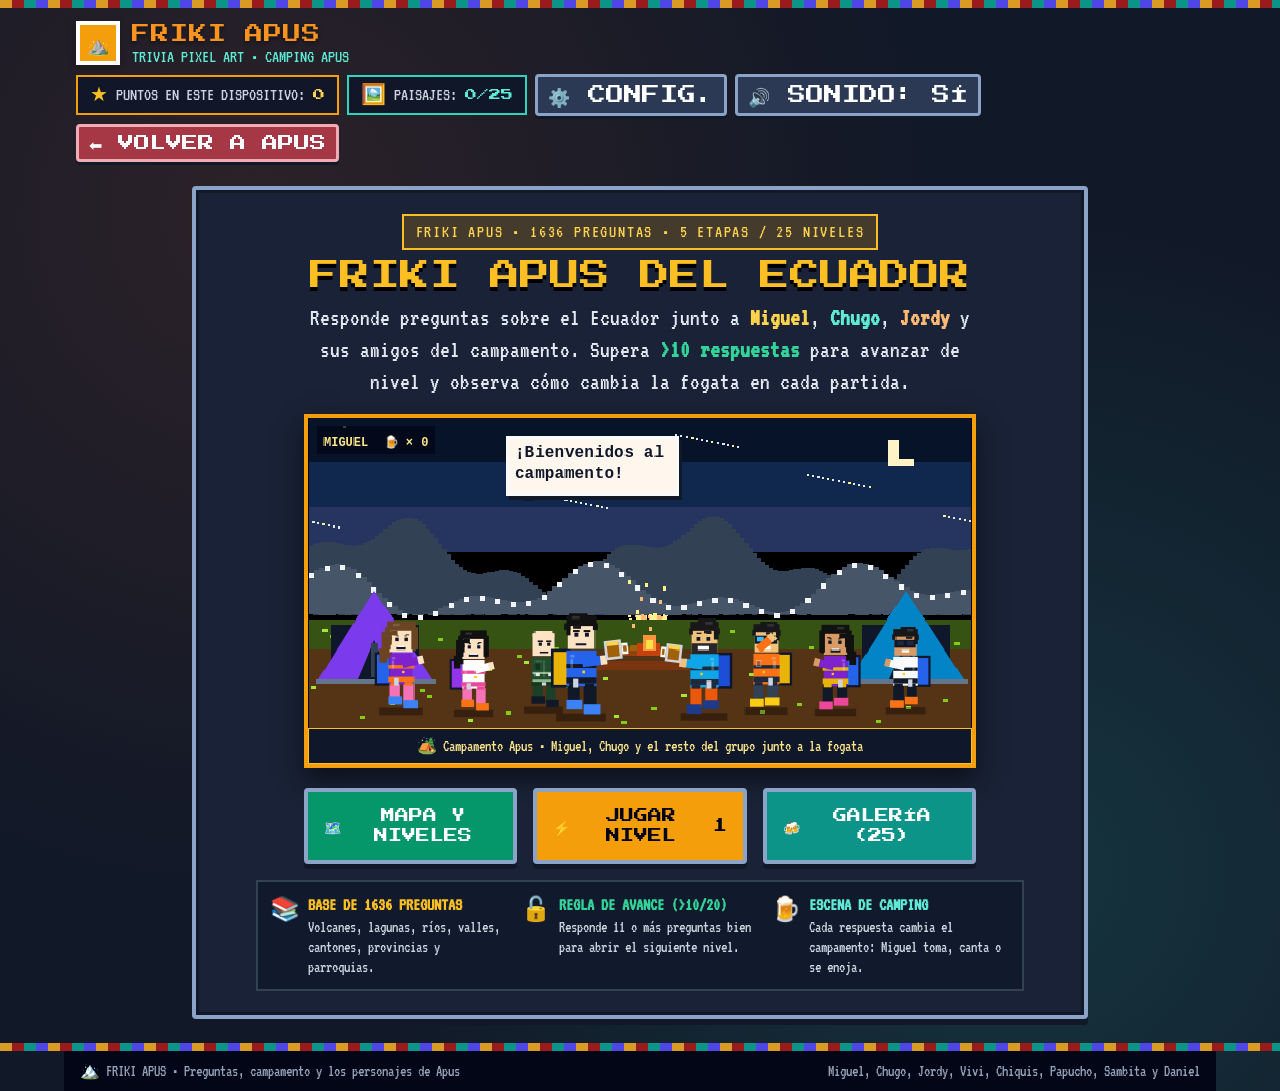
<file: minijuegos/friki-apus.html>
<!DOCTYPE html>
<html lang="es">
<head>
    <meta charset="UTF-8">
    <meta name="viewport" content="width=device-width, initial-scale=1.0">
    <title>Friki Apus - Postales de Cumbre</title>
    <link rel="stylesheet" href="../css/friki-local.css?v=32.0.10">
    <link rel="stylesheet" href="../css/friki-fonts.css?v=32.0.10">
    <style>
        :root {
            --apu-bg: #120e1f;
            --apu-panel: #1f1933;
            --apu-border: #d99b26;
            --apu-gold: #ffd15c;
            --apu-teal: #2dd4bf;
            --apu-crimson: #e11d48;
            --apu-earth: #7c3f2c;
            --apu-sky: #38bdf8;
        }

        * {
            box-sizing: border-box;
            user-select: none;
            -webkit-font-smoothing: none;
        }

        body {
            background-color: var(--apu-bg);
            background-image: 
                radial-gradient(circle at 20% 20%, rgba(124, 63, 44, 0.25) 0%, transparent 50%),
                radial-gradient(circle at 80% 80%, rgba(45, 212, 191, 0.15) 0%, transparent 50%);
            color: #f8fafc;
            font-family: 'VT323', monospace;
            overflow-x: hidden;
        }

        .font-pixel {
            font-family: 'Press Start 2P', monospace;
        }

        .font-vt {
            font-family: 'VT323', monospace;
        }

        canvas {
            image-rendering: pixelated;
            image-rendering: crisp-edges;
        }

        /* Retro Pixel Borders & Shadows */
        .pixel-box {
            background: var(--apu-panel);
            border: 4px solid var(--apu-border);
            box-shadow: 
                inset 0 0 0 4px #120e1f,
                0 6px 0 0 #090612;
        }

        .pixel-btn {
            font-family: 'Press Start 2P', monospace;
            border: 4px solid #fff;
            box-shadow: 0 6px 0 0 #090612;
            transition: transform 0.08s, box-shadow 0.08s, background-color 0.15s;
            position: relative;
        }

        .pixel-btn:hover:not(:disabled) {
            transform: translateY(-2px);
            box-shadow: 0 8px 0 0 #090612;
            filter: brightness(1.1);
        }

        .pixel-btn:active:not(:disabled) {
            transform: translateY(4px);
            box-shadow: 0 2px 0 0 #090612;
        }

        .pixel-btn:disabled {
            opacity: 0.55;
            cursor: not-allowed;
        }

        .option-btn {
            font-family: 'VT323', monospace;
            font-size: 1.45rem;
            line-height: 1.2;
            text-align: left;
            background: #2a2244;
            border: 4px solid #63538f;
            box-shadow: 0 5px 0 0 #0c0918;
            transition: all 0.1s;
        }

        .option-btn:hover:not(:disabled) {
            border-color: var(--apu-gold);
            background: #352b54;
            transform: translateX(4px);
        }

        .option-btn.correct {
            background: #065f46 !important;
            border-color: #34d399 !important;
            color: #ecfdf5 !important;
        }

        .option-btn.wrong {
            background: #7f1d1d !important;
            border-color: #f87171 !important;
            color: #fef2f2 !important;
        }

        /* Andean Fretwork Pattern */
        .chakana-border {
            background: repeating-linear-gradient(
                90deg,
                #d99b26 0px,
                #d99b26 12px,
                #991b1b 12px,
                #991b1b 24px,
                #0d9488 24px,
                #0d9488 36px,
                #4f46e5 36px,
                #4f46e5 48px
            );
            height: 8px;
            width: 100%;
        }

        /* Custom Scrollbar */
        ::-webkit-scrollbar {
            width: 10px;
            height: 10px;
        }
        ::-webkit-scrollbar-track {
            background: #120e1f;
        }
        ::-webkit-scrollbar-thumb {
            background: #d99b26;
            border: 2px solid #120e1f;
        }

body.theme-light {
    color: #082f49;
    background-color: #d7ecff;
    background-image:
        radial-gradient(circle at 20% 20%, rgba(14,165,233,0.16) 0%, transparent 45%),
        radial-gradient(circle at 80% 80%, rgba(245,158,11,0.16) 0%, transparent 45%);
}
body.theme-light .pixel-box { background:#f8fbff; color:#0f172a; box-shadow: inset 0 0 0 4px #dbeafe, 0 6px 0 0 #94a3b8; }
body.theme-light .option-btn { background:#eff6ff; border-color:#93c5fd; color:#0f172a; box-shadow:0 5px 0 0 #93a4b4; }
body.theme-light .option-btn:hover:not(:disabled) { background:#dbeafe; }
body.theme-light .pixel-btn { box-shadow:0 6px 0 0 #94a3b8; }
body.theme-light .bg-slate-950, body.theme-light .bg-slate-900, body.theme-light footer .bg-slate-950 { background:#e0f2fe !important; color:#0f172a !important; }
body.theme-light .text-slate-200, body.theme-light .text-slate-300, body.theme-light .text-slate-400 { color:#334155 !important; }


/* V27.9.3: controles de Friki Apus al estilo retro y legibles en ambos temas. */
header { position: relative; z-index: 30; }
#wikiSettingsPanel { position: absolute; right: 12px; top: calc(100% - 2px); width: min(320px, calc(100vw - 24px)); border: 4px solid #38bdf8; background: #0f172a; color: #f8fafc; padding: 13px; box-shadow: 0 7px 0 #030712; z-index: 60; }
#wikiSettingsPanel[hidden] { display: none !important; }
.wiki-settings-title { font-family: 'Press Start 2P', monospace; font-size: 10px; line-height: 1.8; color: #fde68a; margin-bottom: 10px; }
.wiki-settings-control { display: block; width: 100%; border: 2px solid #93c5fd; background: #1e3a8a; color: white; font-size: 16px; padding: 8px 10px; margin: 6px 0; text-align: center; }
.wiki-settings-note { margin: 8px 0 0; font-size: 14px; color: #cbd5e1; }
body.theme-light #wikiSettingsPanel { background: #f8fbff; color: #0f172a; border-color: #0284c7; box-shadow: 0 7px 0 #94a3b8; }
body.theme-light .wiki-settings-title { color: #92400e; }
body.theme-light .wiki-settings-note { color: #475569; }
header button { cursor: pointer; }
#wikiSettingsBtn, body.theme-light #wikiSettingsBtn, #btnAudio, body.theme-light #btnAudio { color: #fff !important; }

    
#quizCategoryTag{min-width:0;flex:1 1 auto;overflow-wrap:anywhere;line-height:1.35}
#quizDiffTag{white-space:nowrap;flex:0 0 auto;font-size:14px;margin-left:8px}
@media(max-width:640px){#quizCategoryTag{font-size:14px}#quizDiffTag{font-size:13px}}
#wikiStageGuide .wiki-stage-card{display:flex;flex-direction:column;gap:5px;padding:10px 8px;background:#203551;border:2px solid #527ca6;font-size:14px;line-height:1.1;color:#e2e8f0;min-width:0}
#wikiStageGuide .wiki-stage-card strong{color:#fde68a;font:700 8px/1.7 "Press Start 2P",monospace}
body.theme-light #wikiStageGuide .wiki-stage-card{background:#e0f2fe;color:#1e293b;border-color:#60a5fa}
body.theme-light #wikiStageGuide .wiki-stage-card strong{color:#155e75}
</style>

<style id="wiki-apus-offline-layout">
/* Estilos locales para que Friki Apus no dependa de Tailwind CDN. */
html,body{margin:0;min-height:100%;}button{cursor:pointer}body{min-height:100vh;display:flex;flex-direction:column}
.flex{display:flex}.flex-col{flex-direction:column}.flex-wrap{flex-wrap:wrap}.flex-grow{flex-grow:1}.flex-1{flex:1}.inline-block{display:inline-block}.block{display:block}.hidden{display:none!important}.grid{display:grid}.relative{position:relative}.absolute{position:absolute}.fixed{position:fixed}.items-center{align-items:center}.items-start{align-items:flex-start}.items-stretch{align-items:stretch}.justify-between{justify-content:space-between}.justify-center{justify-content:center}.text-center{text-align:center}.text-left{text-align:left}.overflow-hidden{overflow:hidden}.cursor-pointer{cursor:pointer}.mx-auto{margin-inline:auto}.w-full{width:100%}.h-auto{height:auto}.min-h-screen{min-height:100vh}.w-11{width:2.75rem}.h-11{height:2.75rem}.w-3{width:.75rem}.h-3{height:.75rem}.z-50{z-index:50}.inset-0{inset:0}.bottom-2{bottom:.5rem}.left-2{left:.5rem}.right-2{right:.5rem}.top-2{top:.5rem}.pointer-events-none{pointer-events:none}.shadow-md{box-shadow:0 4px 8px #0003}.shadow-2xl{box-shadow:0 12px 24px #0008}
.grid-cols-1{grid-template-columns:repeat(1,minmax(0,1fr))}.grid-cols-2{grid-template-columns:repeat(2,minmax(0,1fr))}.grid-cols-3{grid-template-columns:repeat(3,minmax(0,1fr))}.grid-cols-5{grid-template-columns:repeat(5,minmax(0,1fr))}.grid-cols-12{grid-template-columns:repeat(12,minmax(0,1fr))}.grid-cols-20{grid-template-columns:repeat(20,minmax(0,1fr))}.col-span-4{grid-column:span 4}.col-span-8{grid-column:span 8}
.p-1{padding:.25rem}.p-1\.5{padding:.375rem}.p-2{padding:.5rem}.p-2\.5{padding:.625rem}.p-3{padding:.75rem}.p-4{padding:1rem}.p-5{padding:1.25rem}.p-6{padding:1.5rem}.px-2{padding-inline:.5rem}.px-2\.5{padding-inline:.625rem}.px-3{padding-inline:.75rem}.px-4{padding-inline:1rem}.px-5{padding-inline:1.25rem}.py-0\.5{padding-block:.125rem}.py-1{padding-block:.25rem}.py-1\.5{padding-block:.375rem}.py-2{padding-block:.5rem}.py-2\.5{padding-block:.625rem}.py-3{padding-block:.75rem}.py-3\.5{padding-block:.875rem}.py-4{padding-block:1rem}.pt-2{padding-top:.5rem}.pt-3{padding-top:.75rem}.pb-2{padding-bottom:.5rem}.pb-3{padding-bottom:.75rem}.mb-1{margin-bottom:.25rem}.mb-2{margin-bottom:.5rem}.mb-3{margin-bottom:.75rem}.mb-4{margin-bottom:1rem}.mb-5{margin-bottom:1.25rem}.mt-1{margin-top:.25rem}.mt-2{margin-top:.5rem}.my-1{margin-block:.25rem}.my-2{margin-block:.5rem}.gap-1{gap:.25rem}.gap-1\.5{gap:.375rem}.gap-2{gap:.5rem}.gap-3{gap:.75rem}.gap-4{gap:1rem}.min-w-0{min-width:0}.max-w-xl{max-width:36rem}.max-w-2xl{max-width:42rem}.max-w-3xl{max-width:48rem}.max-w-4xl{max-width:56rem}.max-w-6xl{max-width:72rem}
.text-xs{font-size:.75rem}.text-sm{font-size:.875rem}.text-base{font-size:1rem}.text-lg{font-size:1.125rem}.text-xl{font-size:1.25rem}.text-2xl{font-size:1.5rem}.text-3xl{font-size:1.875rem}.text-4xl{font-size:2.25rem}.font-bold{font-weight:700}.tracking-widest{letter-spacing:.1em}.leading-none{line-height:1}.leading-tight{line-height:1.25}.leading-snug{line-height:1.375}.leading-relaxed{line-height:1.625}.drop-shadow{filter:drop-shadow(0 2px 2px #0007)}
.border{border-width:1px;border-style:solid}.border-2{border-width:2px;border-style:solid}.border-4{border-width:4px;border-style:solid}.border-t-2{border-top:2px solid}.border-b-2{border-bottom:2px solid}.border-white{border-color:#fff}.border-slate-400{border-color:#94a3b8}.border-slate-600{border-color:#475569}.border-slate-700{border-color:#334155}.border-slate-800{border-color:#1e293b}.border-amber-400{border-color:#fbbf24}.border-amber-500{border-color:#f59e0b}.border-amber-600{border-color:#d97706}.border-emerald-500{border-color:#10b981}.border-rose-400{border-color:#fb7185}.border-purple-300{border-color:#d8b4fe}.border-teal-400{border-color:#2dd4bf}.border-amber-500\/80{border-color:#f59e0bcc}
.bg-slate-950{background-color:#020617}.bg-slate-900{background-color:#0f172a}.bg-slate-800{background-color:#1e293b}.bg-slate-700{background-color:#334155}.bg-slate-600{background-color:#475569}.bg-amber-500{background-color:#f59e0b}.bg-amber-400{background-color:#fbbf24}.bg-teal-600{background-color:#0d9488}.bg-teal-700{background-color:#0f766e}.bg-emerald-600{background-color:#059669}.bg-emerald-500{background-color:#10b981}.bg-purple-800{background-color:#6b21a8}.bg-red-900{background-color:#7f1d1d}.bg-rose-600{background-color:#e11d48}.bg-rose-900\/80{background-color:#881337cc}.bg-slate-900\/80{background-color:#0f172acc}.bg-slate-900\/90{background-color:#0f172ae6}.bg-slate-900\/95{background-color:#0f172af2}.bg-slate-950\/85{background-color:#020617d9}.bg-slate-950\/90{background-color:#020617e6}.bg-amber-500\/20{background-color:#f59e0b33}.bg-black\/75{background-color:#000b}.bg-black\/85{background-color:#000d}
.text-white{color:#fff}.text-slate-950{color:#020617}.text-slate-200{color:#e2e8f0}.text-slate-300{color:#cbd5e1}.text-slate-400{color:#94a3b8}.text-amber-300{color:#fcd34d}.text-amber-400{color:#fbbf24}.text-emerald-300{color:#6ee7b7}.text-emerald-400{color:#34d399}.text-teal-300{color:#5eead4}.text-teal-400{color:#2dd4bf}.text-rose-400{color:#fb7185}.text-rose-100{color:#ffe4e6}.text-purple-100{color:#f3e8ff}.text-slate-950{color:#020617}
#screen-quiz .md\:col-span-4,#screen-quiz .md\:col-span-8{grid-column:span 12!important}#screen-quiz .pixel-box{max-width:990px}#quizSceneCanvas,#heroCanvas,#resultCanvas{width:100%;height:auto;max-height:310px;object-fit:contain}#quizSceneCanvas{height:260px}#quizReactionBanner{min-height:35px;line-height:1.4}#screen-quiz .md\:col-span-4{border-color:#d97706}#screen-quiz .md\:col-span-8{border-color:#f59e0b}#screen-results #resultCanvasLockedMsg{display:none!important}
body.theme-light{--apu-bg:#d8efff;--apu-panel:#eef8ff;--apu-border:#0284c7;--apu-gold:#92400e;background:#d8efff;color:#082f49}body.theme-light .pixel-box{background:#eff8ff;color:#0f172a;border-color:#0284c7;box-shadow:inset 0 0 0 4px #dbeafe,0 6px 0 #94a3b8}body.theme-light .bg-slate-900,body.theme-light .bg-slate-950,body.theme-light .bg-slate-900\/90,body.theme-light .bg-slate-900\/95{background:#dbeafe;color:#0f172a}body.theme-light .text-slate-200,body.theme-light .text-slate-300,body.theme-light .text-slate-400{color:#334155}body.theme-light .text-white{color:#0f172a}body.theme-light .text-amber-300,body.theme-light .text-amber-400{color:#92400e}body.theme-light .option-btn{background:#f8fafc;color:#0f172a;border-color:#93c5fd}body.theme-light .option-btn:hover:not(:disabled){background:#dbeafe}
@media(min-width:640px){.sm\:grid-cols-2{grid-template-columns:repeat(2,minmax(0,1fr))}.sm\:grid-cols-3{grid-template-columns:repeat(3,minmax(0,1fr))}.sm\:text-sm{font-size:.875rem}.sm\:text-base{font-size:1rem}.sm\:text-lg{font-size:1.125rem}.sm\:text-2xl{font-size:1.5rem}.sm\:text-3xl{font-size:1.875rem}.sm\:p-5{padding:1.25rem}.sm\:p-6{padding:1.5rem}}
@media(min-width:768px){.md\:grid-cols-3{grid-template-columns:repeat(3,minmax(0,1fr))}.md\:grid-cols-12{grid-template-columns:repeat(12,minmax(0,1fr))}.md\:grid-cols-13{grid-template-columns:repeat(13,minmax(0,1fr))}.md\:col-span-4{grid-column:span 4}.md\:col-span-8{grid-column:span 8}.md\:text-lg{font-size:1.125rem}.md\:text-3xl{font-size:1.875rem}}
@media(min-width:1024px){.lg\:grid-cols-5{grid-template-columns:repeat(5,minmax(0,1fr))}.lg\:grid-cols-12{grid-template-columns:repeat(12,minmax(0,1fr))}.lg\:grid-cols-25{grid-template-columns:repeat(25,minmax(0,1fr))}.lg\:col-span-5{grid-column:span 5}.lg\:col-span-7{grid-column:span 7}}
@media(max-width:650px){#quizSceneCanvas{height:auto;max-height:none}#screen-quiz h3{font-size:1.25rem}header{align-items:flex-start}#screen-results .grid-cols-3{gap:5px}#screen-results .font-pixel{font-size:.65rem}}
</style>


<style id="wiki-apus-visual-review">
/* III. Revisión visual: texto, contraste, escala y adaptación del módulo. */
#quizOptionsContainer .option-btn {color:#f8fafc;padding:.8rem 1rem;min-height:54px;line-height:1.3}
body.theme-light #quizOptionsContainer .option-btn{color:#0f172a}
#screen-menu .absolute.bottom-2{position:static;max-width:100%;margin:0;color:#fde68a;background:#0f172a;line-height:1.5;padding:5px 9px;text-align:center}
#screen-menu .pixel-box > .relative {width:100%;}
body.theme-light .text-teal-300{color:#0f766e!important}
body.theme-light #btnAudio {color:#fff}
body.theme-light #wikiCloseBtn{color:#fff}
body.theme-light .bg-slate-700{background:#cbd5e1;color:#0f172a}
body.theme-light #screen-results .pixel-btn.bg-slate-700 {color:#0f172a}
body.theme-light #screen-results .text-rose-400 {color:#be123c}
body.theme-light #screen-menu .bg-slate-900\/80 {background:#e0f2fe!important;color:#0f172a!important}
body.theme-light #screen-menu .text-slate-300 {color:#334155!important}
body.theme-light #screen-quiz .text-emerald-400 {color:#047857}
body.theme-light #quizReactionBanner{background:#e0f2fe!important;color:#075985!important}
#screen-results #resultCanvas{width:100%;height:auto;object-fit:contain}
#screen-quiz #quizSceneCanvas{object-fit:contain;max-height:none}
@media(max-width:650px){#screen-menu .absolute.bottom-2{font-size:.75rem}#screen-quiz .grid-cols-20{gap:1px}#quizOptionsContainer .option-btn{font-size:1.2rem}}
</style>

<link rel="stylesheet" href="../css/apus-minijuegos-unificado.css?v=32.0.21.2">
</head>
<body data-apus-ui="friki" class="min-h-screen flex flex-col justify-between">

    <!-- Top Andean Decorative Bar -->
    <div class="chakana-border"></div>

    <!-- Header Navigation -->
    <header class="w-full max-w-6xl mx-auto px-3 pt-3 pb-2 flex flex-wrap items-center justify-between gap-2">
        <div class="flex items-center gap-3 cursor-pointer" onclick="showScreen('menu')">
            <div class="w-11 h-11 bg-amber-500 border-4 border-white flex items-center justify-center shadow-md">
                <span class="font-pixel text-lg text-slate-950">⛰️</span>
            </div>
            <div>
                <h1 class="font-pixel text-sm sm:text-base md:text-lg text-amber-400 tracking-wider drop-shadow">FRIKI APUS</h1>
                <p class="text-lg text-teal-300 leading-none">TRIVIA PIXEL ART • CAMPING APUS</p>
            </div>
        </div>

        <!-- Stats & Controls -->
        <div class="flex flex-wrap items-center gap-2">
            <div class="bg-slate-900/90 border-2 border-amber-500 px-3 py-1 flex items-center gap-2">
                <span class="text-amber-400 text-xl">★</span>
                <span class="text-lg text-slate-300">PUNTOS:</span>
                <span id="headerScore" class="font-pixel text-xs text-amber-300">0</span>
            </div>

            <div class="bg-slate-900/90 border-2 border-teal-400 px-3 py-1 flex items-center gap-2">
                <span class="text-teal-400 text-xl">🖼️</span>
                <span class="text-lg text-slate-300">PAISAJES:</span>
                <span id="headerPostcards" class="font-pixel text-xs text-teal-300">0/25</span>
            </div>

            <button id="wikiSettingsBtn" onclick="toggleWikiSettings()" aria-expanded="false" aria-controls="wikiSettingsPanel" class="bg-slate-800 hover:bg-slate-700 border-2 border-cyan-400 px-2.5 py-1 text-lg text-white" title="Configuración de Friki Apus">⚙️ CONFIG.</button>
            <button id="btnAudio" onclick="toggleSound()" aria-label="Configurar música y efectos de Apus" aria-haspopup="dialog" class="bg-slate-800 hover:bg-slate-700 border-2 border-amber-400 px-2.5 py-1 text-lg text-amber-300">🎵 AUDIO</button>
            <button id="wikiCloseBtn" onclick="closeWikiApus()" class="bg-red-900 hover:bg-red-800 border-2 border-red-300 px-2.5 py-1 text-base text-white">⬅ VOLVER A APUS</button>
        </div>
        <div id="wikiSettingsPanel" hidden aria-label="Configuración de Friki Apus">
            <div class="wiki-settings-title">⚙️ CONFIGURACIÓN</div>
            <button id="wikiThemeBtn" onclick="toggleWikiTheme()" class="wiki-settings-control">🌙 TEMA: OSCURO</button>
            <p class="wiki-settings-note">Usa 🎵 AUDIO para ajustar la música y los efectos en todo el juego.</p>
        </div>
    </header>

    <!-- Main Container -->
    <main class="flex-grow w-full max-w-6xl mx-auto px-3 py-2 flex flex-col">

        <!-- ==================== SCREEN 1: MAIN MENU ==================== -->
        <section id="screen-menu" class="flex-grow flex flex-col items-center justify-center py-2">
            <div class="pixel-box w-full max-w-4xl p-4 sm:p-6 flex flex-col items-center text-center relative overflow-hidden">
                
                <div class="inline-block bg-amber-500/20 border-2 border-amber-400 px-3 py-0.5 mb-2 text-amber-300 text-lg tracking-widest">
                    FRIKI APUS • +530 PREGUNTAS • 25 NIVELES
                </div>

                <h2 class="font-pixel text-xl sm:text-2xl md:text-3xl text-amber-400 mb-2 drop-shadow-[0_4px_0_#000]">
                    FRIKI APUS DEL ECUADOR
                </h2>
                <p class="text-xl sm:text-2xl text-slate-200 max-w-2xl mb-4">
                    Responde preguntas sobre el Ecuador junto a <span class="text-amber-300 font-bold">Miguel</span>, <span class="text-teal-300 font-bold">Chugo</span>, <span class="text-orange-300 font-bold">Jordy</span> y sus amigos del campamento. Supera <span class="text-emerald-400 font-bold">&gt;10 respuestas</span> para avanzar de nivel y observa cómo cambia la fogata en cada partida.
                </p>

                <!-- Hero Animated Pixel Canvas (Jordy jumping & Chugo with beer at Chimborazo) -->
                <div class="relative w-full max-w-2xl border-4 border-amber-500 bg-slate-950 shadow-2xl mb-5 overflow-hidden">
                    <canvas id="heroCanvas" width="640" height="300" class="w-full h-auto block"></canvas>
                    <div class="absolute bottom-2 left-2 bg-black/75 border border-amber-400 px-2 py-0.5 text-sm sm:text-base text-amber-300">
                        🏕️ Campamento Apus • Miguel, Chugo y el resto del grupo junto a la fogata
                    </div>
                </div>

                <!-- Action Buttons -->
                <div class="grid grid-cols-1 sm:grid-cols-3 gap-4 w-full max-w-2xl mb-4">
                    <button onclick="openMapScreen()" class="pixel-btn bg-emerald-600 text-white py-3.5 px-4 text-xs sm:text-sm flex items-center justify-center gap-2">
                        <span>🗺️</span> MAPA Y NIVELES
                    </button>
                    <button onclick="quickStartCurrentLevel()" class="pixel-btn bg-amber-500 text-slate-950 py-3.5 px-4 text-xs sm:text-sm flex items-center justify-center gap-2">
                        <span>⚡</span> JUGAR NIVEL <span id="menuCurrentLvl">1</span>
                    </button>
                    <button onclick="openGalleryScreen()" class="pixel-btn bg-teal-600 text-white py-3.5 px-4 text-xs sm:text-sm flex items-center justify-center gap-2">
                        <span>🍻</span> GALERÍA (25)
                    </button>
                </div>

                <!-- Rules & DB Info -->
                <div class="grid grid-cols-1 sm:grid-cols-3 gap-3 w-full max-w-3xl text-left bg-slate-900/80 border-2 border-slate-700 p-3 text-lg">
                    <div class="flex items-start gap-2">
                        <span class="text-2xl">📚</span>
                        <div>
                            <div class="text-amber-400 font-bold leading-tight">BASE DE <span id="totalQuestionsBadge">540</span> PREGUNTAS</div>
                            <div class="text-slate-300 text-base leading-tight">Volcanes, lagunas, ríos, valles, cantones, provincias y parroquias.</div>
                        </div>
                    </div>
                    <div class="flex items-start gap-2">
                        <span class="text-2xl">🔓</span>
                        <div>
                            <div class="text-emerald-400 font-bold leading-tight">REGLA DE AVANCE (&gt;10/20)</div>
                            <div class="text-slate-300 text-base leading-tight">Responde 11 o más preguntas bien para abrir el siguiente nivel.</div>
                        </div>
                    </div>
                    <div class="flex items-start gap-2">
                        <span class="text-2xl">🍺</span>
                        <div>
                            <div class="text-teal-300 font-bold leading-tight">ESCENA DE CAMPING</div>
                            <div class="text-slate-300 text-base leading-tight">Cada respuesta cambia el campamento: Miguel toma, canta o se enoja.</div>
                        </div>
                    </div>
                </div>

            </div>
        </section>

        <!-- ==================== SCREEN 2: ECUADOR PIXEL MAP (25 LEVELS) ==================== -->
        <section id="screen-map" class="hidden flex-grow flex flex-col py-1">
            <div class="pixel-box w-full p-3 sm:p-5 flex flex-col gap-4">
                <div class="flex flex-wrap items-center justify-between gap-2 border-b-2 border-slate-700 pb-3">
                    <div>
                        <h2 class="font-pixel text-sm sm:text-base text-amber-400">🗺️ MAPA PIXEL DEL ECUADOR (25 NIVELES)</h2>
                        <p class="text-lg text-slate-300">Selecciona una ruta en el mapa o en la lista. La dificultad sube en cada nivel.</p>
                    </div>
                    <div class="flex gap-2">
                        <button onclick="openGalleryScreen()" class="pixel-btn bg-teal-700 text-white px-3 py-2 text-xs">
                            🖼️ VER POSTALES
                        </button>
                        <button onclick="showScreen('menu')" class="pixel-btn bg-slate-700 text-white px-3 py-2 text-xs">
                            ⬅ MENÚ
                        </button>
                    </div>
                </div>

                <!-- Interactive Map + Level Inspector -->
                <div class="grid grid-cols-1 lg:grid-cols-12 gap-4 items-start">
                    <!-- Left: Interactive Pixel Map of Ecuador -->
                    <div class="lg:col-span-7 bg-slate-950 border-4 border-amber-600 relative overflow-hidden">
                        <canvas id="ecuadorMapCanvas" width="460" height="360" class="w-full h-auto block cursor-pointer"></canvas>
                        <div class="absolute top-2 left-2 bg-slate-900/90 border border-amber-500 px-2 py-1 text-sm text-slate-200 pointer-events-none">
                            Haz clic en cualquier nodo (1 al 25)
                        </div>
                        <div class="absolute bottom-2 right-2 flex gap-3 bg-slate-900/90 border border-slate-700 px-2.5 py-1 text-sm">
                            <span class="flex items-center gap-1"><span class="w-3 h-3 inline-block bg-amber-400 border border-white"></span> 15+ Postal</span>
                            <span class="flex items-center gap-1"><span class="w-3 h-3 inline-block bg-emerald-500 border border-white"></span> Disponible</span>
                            <span class="flex items-center gap-1"><span class="w-3 h-3 inline-block bg-slate-600 border border-slate-400"></span> Bloqueado</span>
                        </div>
                    </div>

                    <!-- Right: Selected Level Details & Mini Preview -->
                    <div class="lg:col-span-5 flex flex-col gap-3 bg-slate-900/90 border-4 border-slate-700 p-4">
                        <div class="flex items-center justify-between">
                            <span id="mapSelectedBadge" class="bg-amber-500 text-slate-950 font-pixel text-xs px-2.5 py-1">NIVEL 1</span>
                            <span id="mapSelectedDifficulty" class="text-lg text-teal-300 font-bold">Dificultad: ★☆☆☆☆ (Iniciación)</span>
                        </div>

                        <h3 id="mapSelectedTitle" class="font-pixel text-base sm:text-lg text-white">Volcán Chimborazo</h3>
                        <p id="mapSelectedRegion" class="text-lg text-amber-300 -mt-2">📍 Provincia de Chimborazo • 6.263 m s.n.m.</p>

                        <!-- Preview Canvas of the Landscape -->
                        <div class="relative w-full border-4 border-slate-600 bg-black overflow-hidden">
                            <canvas id="mapPreviewCanvas" width="260" height="135" class="w-full h-auto block"></canvas>
                            <div id="mapPreviewLockOverlay" class="hidden absolute inset-0 bg-slate-950/85 flex flex-col items-center justify-center p-3 text-center">
                                <span class="text-3xl mb-1">🔒</span>
                                <p class="font-pixel text-[10px] text-amber-300 leading-relaxed">POSTAL DE GALERÍA BLOQUEADA</p>
                                <p class="text-base text-slate-300">Logra 15/20 aciertos para desbloquear la postal. La escena del camping siempre está disponible.</p>
                            </div>
                        </div>

                        <div class="bg-slate-950 border-2 border-slate-800 p-2.5 text-lg flex justify-between items-center">
                            <span>Mejor Récord: <strong id="mapSelectedBest" class="text-amber-400">0/20</strong></span>
                            <span id="mapSelectedStatus" class="text-emerald-400">¡Listo para jugar!</span>
                        </div>

                        <div class="flex gap-2">
                            <button id="btnStartSelectedLevel" onclick="startSelectedLevel()" class="pixel-btn flex-1 bg-amber-500 text-slate-950 py-3 text-xs sm:text-sm">
                                ▶ JUGAR NIVEL (20 PREGUNTAS)
                            </button>
                            <button id="btnInspectAnimation" onclick="openModalPreview(selectedMapLevel)" class="pixel-btn bg-teal-600 text-white px-3 py-3 text-xs" title="Ver animación en pantalla grande">
                                🔍
                            </button>
                        </div>
                    </div>
                </div>

                <!-- Grid of 25 Level Buttons for quick selection -->
                <div class="pt-2 border-t-2 border-slate-800">
                    <div class="text-base text-slate-400 mb-2">SELECCIÓN RÁPIDA DE LOS 25 NIVELES:</div>
                    <div id="levelGridContainer" class="grid grid-cols-5 sm:grid-cols-10 md:grid-cols-13 lg:grid-cols-25 gap-1.5"></div>
                </div>
            </div>
        </section>

        <!-- ==================== SCREEN 3: TRIVIA GAMEPLAY (20 QUESTIONS) ==================== -->
        <section id="screen-quiz" class="hidden flex-grow flex flex-col justify-center py-1">
            <div class="pixel-box w-full max-w-4xl mx-auto p-3 sm:p-6 flex flex-col gap-3">
                
                <!-- Top Quiz HUD -->
                <div class="flex flex-wrap items-center justify-between gap-2 bg-slate-950 border-2 border-slate-700 p-2.5">
                    <div class="flex items-center gap-2">
                        <span id="quizLevelBadge" class="bg-amber-500 text-slate-950 font-pixel text-xs px-2 py-1">NV. 1</span>
                        <span id="quizLandmarkName" class="text-xl text-amber-300 font-bold">Volcán Chimborazo</span>
                    </div>

                    <div class="flex items-center gap-4 text-lg">
                        <div>PREGUNTA: <strong id="quizProgressText" class="text-white font-pixel text-xs">1/20</strong></div>
                        <div>ACIERTOS: <strong id="quizCorrectCount" class="text-emerald-400 font-pixel text-xs">0</strong></div>
                        <div>RACHA: <strong id="quizStreakCount" class="text-amber-400 font-pixel text-xs">🔥0</strong></div>
                    </div>

                    <button onclick="quitQuizToMap()" class="bg-rose-900/80 hover:bg-rose-800 border border-rose-400 px-2.5 py-0.5 text-base text-rose-100">
                        ✖ SALIR
                    </button>
                </div>

                <!-- 20-Question Progress Bar with Threshold Markers (11 to pass, 15 for animation) -->
                <div class="w-full">
                    <div class="flex justify-between text-sm text-slate-400 mb-1">
                        <span>Progreso de la expedición</span>
                        <span>Meta Nivel: <strong class="text-emerald-400">11 aciertos</strong> • Bonus de galería: <strong class="text-amber-300">15 aciertos</strong></span>
                    </div>
                    <div id="quizDotsBar" class="grid grid-cols-20 gap-1 bg-slate-950 p-1.5 border-2 border-slate-800">
                        <!-- 20 segments injected via JS -->
                    </div>
                </div>

                <!-- Question Banner + Mini Animated Mascot Strip -->
                <div class="grid grid-cols-1 md:grid-cols-12 gap-3 items-stretch">
                    <div class="md:col-span-4 bg-slate-950 border-4 border-slate-700 relative overflow-hidden flex flex-col justify-between">
                        <canvas id="quizSceneCanvas" width="640" height="300" class="w-full h-auto block"></canvas>
                        <div id="quizReactionBanner" class="bg-slate-900/95 border-t-2 border-slate-700 px-2 py-1 text-center text-base text-amber-300">
                            🏕️ Miguel espera tus respuestas junto a la fogata.
                        </div>
                    </div>

                    <div class="md:col-span-8 bg-slate-900 border-4 border-amber-500/80 p-4 flex flex-col justify-between">
                        <div class="flex items-center justify-between text-base text-teal-300 mb-1">
                            <span id="quizCategoryTag">⛰️ CATEGORÍA: MONTAÑAS Y VOLCANES</span>
                            <span id="quizDiffTag" class="text-amber-400">Dificultad Nv. 1</span>
                        </div>
                        <h3 id="quizQuestionText" class="text-2xl sm:text-3xl text-white leading-snug my-2">
                            ¿Cuántos metros de altitud mide el volcán Chimborazo, el punto más alto del Ecuador?
                        </h3>
                        <div class="text-sm text-slate-400">Selecciona una sola respuesta correcta (A, B, C o D):</div>
                    </div>
                </div>

                <!-- Options A, B, C, D -->
                <div id="quizOptionsContainer" class="grid grid-cols-1 sm:grid-cols-2 gap-3 my-1">
                    <!-- Option buttons injected via JS -->
                </div>

                <div id="frikiCloudHint" role="status" style="font:16px VT323,monospace;color:#facc15;text-align:center;padding:4px 6px;">🌐 Ranking mundial disponible para cuentas conectadas.</div>
                <!-- Feedback & Next Question Bar -->
                <div id="quizFeedbackBar" class="hidden bg-slate-950 border-2 border-amber-400 p-3 flex flex-wrap items-center justify-between gap-3">
                    <div id="quizFeedbackText" class="text-xl text-white"></div>
                    <button id="btnNextQuestion" onclick="nextQuestion()" class="pixel-btn bg-amber-500 text-slate-950 px-5 py-2.5 text-xs">
                        SIGUIENTE ➡
                    </button>
                </div>

            </div>
        </section>

        <!-- ==================== SCREEN 4: LEVEL RESULTS SUMMARY ==================== -->
        <section id="screen-results" class="hidden flex-grow flex flex-col items-center justify-center py-2">
            <div class="pixel-box w-full max-w-3xl p-4 sm:p-6 flex flex-col items-center text-center">
                
                <div id="resultBadge" class="bg-amber-500 text-slate-950 font-pixel text-xs px-3 py-1 mb-2">
                    FIN DE LA EXPEDICIÓN • NIVEL 1
                </div>

                <h2 id="resultTitle" class="font-pixel text-lg sm:text-2xl text-amber-400 mb-2">
                    ¡CUMBRE ALCANZADA!
                </h2>

                <p id="resultSubtitle" class="text-xl text-slate-200 mb-4 max-w-xl"></p>

                <!-- Result Landscape Canvas (Shows Jordy & Chugo celebration if >= 15) -->
                <div class="relative w-full max-w-xl border-4 border-amber-500 bg-slate-950 mb-4 overflow-hidden">
                    <canvas id="resultCanvas" width="640" height="300" class="w-full h-auto block"></canvas>
                    <div id="resultCanvasLockedMsg" class="hidden absolute inset-0 bg-slate-950/90 flex flex-col items-center justify-center p-4">
                        <span class="text-4xl mb-2">🍺🔒</span>
                        <p class="font-pixel text-xs text-amber-400 mb-1">BONUS DE GALERÍA BLOQUEADO</p>
                        <p class="text-lg text-slate-300">La escena de camping está disponible sin desbloqueo. El bono de galería requiere 15/20.</p>
                    </div>
                </div>

                <div id="frikiResultCloudHint" role="status" style="font:18px VT323,monospace;color:#facc15;text-align:center;padding:8px;">🌐 Guardando puntos en el ranking si estás conectado...</div>
                <!-- Score Breakdown -->
                <div class="grid grid-cols-3 gap-3 w-full max-w-xl mb-5">
                    <div class="bg-slate-900 border-2 border-slate-700 p-2.5">
                        <div class="text-base text-slate-400">ACIERTOS</div>
                        <div id="resultCorrectBox" class="font-pixel text-base sm:text-lg text-emerald-400">16/20</div>
                    </div>
                    <div class="bg-slate-900 border-2 border-slate-700 p-2.5">
                        <div class="text-base text-slate-400">SIGUIENTE NIVEL (&gt;10)</div>
                        <div id="resultNextLvlBox" class="font-pixel text-xs sm:text-sm text-amber-300 mt-1">DESBLOQUEADO</div>
                    </div>
                    <div class="bg-slate-900 border-2 border-slate-700 p-2.5">
                        <div class="text-base text-slate-400">BONUS DE GALERÍA (15+)</div>
                        <div id="resultAnimBox" class="font-pixel text-xs sm:text-sm text-teal-300 mt-1">¡GANADA!</div>
                    </div>
                </div>

                <!-- Buttons -->
                <div class="flex flex-wrap justify-center gap-3 w-full">
                    <button onclick="retryCurrentLevel()" class="pixel-btn bg-slate-700 text-white px-4 py-3 text-xs">
                        🔄 REINTENTAR NIVEL
                    </button>
                    <button id="btnResultNextLevel" onclick="playNextLevelFromResults()" class="pixel-btn bg-emerald-600 text-white px-5 py-3 text-xs">
                        ⏩ SIGUIENTE NIVEL
                    </button>
                    <button onclick="openMapScreen()" class="pixel-btn bg-amber-500 text-slate-950 px-4 py-3 text-xs">
                        🗺️ VOLVER AL MAPA
                    </button>
                </div>

            </div>
        </section>

        <!-- ==================== SCREEN 5: 25 PIXEL ART LANDSCAPES GALLERY ==================== -->
        <section id="screen-gallery" class="hidden flex-grow flex flex-col py-1">
            <div class="pixel-box w-full p-4 sm:p-5 flex flex-col gap-4">
                <div class="flex flex-wrap items-center justify-between gap-2 border-b-2 border-slate-700 pb-3">
                    <div>
                        <h2 class="font-pixel text-sm sm:text-base text-amber-400">🏕️ ÁLBUM DE 25 PAISAJES APUS</h2>
                        <p class="text-lg text-slate-300">Cada postal se desbloquea logrando 15 o más aciertos en su nivel.</p>
                    </div>
                    <div class="flex gap-2">
                        <button onclick="openMapScreen()" class="pixel-btn bg-amber-500 text-slate-950 px-3 py-2 text-xs">
                            🗺️ IR AL MAPA
                        </button>
                        <button onclick="showScreen('menu')" class="pixel-btn bg-slate-700 text-white px-3 py-2 text-xs">
                            ⬅ MENÚ
                        </button>
                    </div>
                </div>

                <div id="galleryGrid" class="grid grid-cols-1 sm:grid-cols-2 md:grid-cols-3 lg:grid-cols-5 gap-3">
                    <!-- 25 Gallery Cards generated by JS -->
                </div>
            </div>
        </section>

    </main>

    <!-- Fullscreen Landscape Animation Modal -->
    <div id="landscapeModal" class="hidden fixed inset-0 z-50 bg-black/85 flex items-center justify-center p-3">
        <div class="pixel-box w-full max-w-3xl p-4 sm:p-6 flex flex-col items-center text-center relative">
            <div class="w-full flex items-center justify-between mb-2">
                <span id="modalLevelBadge" class="bg-amber-500 text-slate-950 font-pixel text-xs px-2.5 py-1">PAISAJE #1</span>
                <button onclick="closeLandscapeModal()" class="pixel-btn bg-rose-600 text-white px-3 py-1.5 text-xs">✖ CERRAR</button>
            </div>

            <h3 id="modalTitle" class="font-pixel text-base sm:text-xl text-amber-300 mb-1">Volcán Chimborazo</h3>
            <p id="modalLocation" class="text-xl text-teal-300 mb-3">Provincia de Chimborazo • 6.263 m s.n.m.</p>

            <div class="w-full border-4 border-amber-500 bg-slate-950 overflow-hidden mb-3">
                <canvas id="modalCanvas" width="360" height="185" class="w-full h-auto block"></canvas>
            </div>

            <p id="modalDescription" class="text-xl text-slate-200 max-w-2xl mb-3"></p>

            <div class="flex gap-3">
                <button onclick="startLevelFromModal()" class="pixel-btn bg-emerald-600 text-white px-4 py-2.5 text-xs">
                    ▶ JUGAR ESTE NIVEL
                </button>
                <button onclick="closeLandscapeModal()" class="pixel-btn bg-slate-700 text-white px-4 py-2.5 text-xs">
                    LISTO
                </button>
            </div>
        </div>
    </div>

    <!-- Footer -->
    <footer class="w-full mt-2">
        <div class="chakana-border"></div>
        <div class="bg-slate-950 py-2 px-4 text-center text-base text-slate-400 flex flex-wrap justify-between items-center max-w-6xl mx-auto">
            <span>🏔️ FRIKI APUS • Preguntas, campamento y los personajes de Apus</span>
            <span>Miguel, Chugo, Jordy, Vivi, Chiquis, Papucho, Sambita y Daniel</span>
        </div>
    </footer>

<script>
/* ============================================================================
   1. RETRO 8-BIT SOUND ENGINE (Web Audio API)
   ============================================================================ */
let soundEnabled = true;
let audioCtx = null;
let wikiAudioMaster = null;

function initAudio() {
    if (!audioCtx) {
        const AudioContext = window.AudioContext || window.webkitAudioContext;
        if (AudioContext) {
            audioCtx = new AudioContext();
            wikiAudioMaster = audioCtx.createGain();
            wikiAudioMaster.gain.value = soundEnabled ? (window.apusFxVolume??1) : 0;
            wikiAudioMaster.connect(audioCtx.destination);
        }
    }
    if (audioCtx && audioCtx.state === 'suspended') {
        audioCtx.resume();
    }
}

function playTone(freq, type, duration, delay = 0, vol = 0.12) {
    if (!soundEnabled) return;
    try {
        initAudio();
        if (!audioCtx) return;
        const osc = audioCtx.createOscillator();
        const gain = audioCtx.createGain();
        osc.type = type;
        osc.frequency.setValueAtTime(freq, audioCtx.currentTime + delay);
        gain.gain.setValueAtTime(Math.min(0.44, Math.max(0, vol) * 2.6), audioCtx.currentTime + delay);
        gain.gain.exponentialRampToValueAtTime(0.001, audioCtx.currentTime + delay + duration);
        osc.connect(gain);
        gain.connect(wikiAudioMaster);
        osc.start(audioCtx.currentTime + delay);
        osc.stop(audioCtx.currentTime + delay + duration);
    } catch (e) {}
}

function sfxClick() { playTone(520, 'square', 0.06, 0, 0.08); }
function sfxCorrect() {
    playTone(523.25, 'square', 0.09, 0, 0.12);
    playTone(659.25, 'square', 0.09, 0.08, 0.12);
    playTone(783.99, 'square', 0.14, 0.16, 0.14);
    playTone(1046.50, 'square', 0.22, 0.24, 0.15);
}
function sfxWrong() {
    playTone(220, 'sawtooth', 0.15, 0, 0.12);
    playTone(165, 'sawtooth', 0.25, 0.14, 0.14);
}
function sfxFanfare() {
    const notes = [440, 554.37, 659.25, 880, 659.25, 880];
    const times = [0, 0.1, 0.2, 0.3, 0.45, 0.58];
    const durs  = [0.09, 0.09, 0.09, 0.13, 0.11, 0.35];
    notes.forEach((n, i) => playTone(n, 'square', durs[i], times[i], 0.14));
}

function toggleSound() {
    soundEnabled = !soundEnabled;
    if (wikiAudioMaster && audioCtx) wikiAudioMaster.gain.setValueAtTime(soundEnabled ? (window.apusFxVolume??1) : 0, audioCtx.currentTime);
    const btn = document.getElementById('btnAudio');
    if (btn) {
        btn.textContent = soundEnabled ? '🔊 SONIDO: SÍ' : '🔇 SONIDO: NO';
        btn.setAttribute('aria-pressed', String(soundEnabled));
        btn.title = soundEnabled ? 'Silenciar sonidos de Friki Apus' : 'Activar sonidos de Friki Apus';
    }
    if (soundEnabled) sfxClick();
}

/* ============================================================================
   2. THE 25 PIXEL ART LANDSCAPES OF ECUADOR (Map coords & visual themes)
   ============================================================================ */
const LANDSCAPES = [
    { id: 1,  name: "Volcán Chimborazo", prov: "Chimborazo", alt: "6.263 m", x: 195, y: 190, sky: ["#1a1636","#3b2d54","#f59e0b"], peak: "glacier",feature: "vicuna", desc: "El coloso más alto del Ecuador y el punto más cercano al Sol medido desde el centro de la Tierra." },
    { id: 2,  name: "Volcán Cotopaxi", prov: "Cotopaxi", alt: "5.897 m", x: 210, y: 140, sky: ["#0f172a","#1e3a8a","#38bdf8"], peak: "cone", feature: "pine", desc: "Cono nevado simétrico casi perfecto, acompañado por la laguna de Limpiopungo en sus faldas." },
    { id: 3,  name: "Laguna del Quilotoa", prov: "Cotopaxi", alt: "3.914 m", x: 185, y: 148, sky: ["#132a4a","#2563eb","#fbbf24"], peak: "crater_lake", feature: "turquoise_water", desc: "Caldera volcánica con aguas color esmeralda y turquesa en el cantón Pujilí, parroquia Zumbahua." },
    { id: 4,  name: "Mitad del Mundo y Pichincha", prov: "Pichincha", alt: "4.784 m", x: 205, y: 105, sky: ["#2e1065","#7e22ce","#f97316"], peak: "twin_ridge", feature: "monument", desc: "El macizo del Rucu y Guagua Pichincha custodiando Quito y la línea ecuatorial." },
    { id: 5,  name: "Laguna de Cuicocha", prov: "Imbabura", alt: "3.068 m", x: 215, y: 72, sky: ["#0c4a6e","#0284c7","#7dd3fc"], peak: "islands_lake", feature: "islots", desc: "Laguna cratérica al pie del volcán Cotacachi con los islotes Yerovi y Teodoro Wolf." },
    { id: 6,  name: "Volcán Cayambe", prov: "Pichincha", alt: "5.790 m", x: 235, y: 92, sky: ["#1e1b4b","#4338ca","#f472b6"], peak: "glacier", feature: "equator_snow", desc: "El único nevado del planeta atravesado directamente por la línea ecuatorial." },
    { id: 7,  name: "Volcán Tungurahua y Baños", prov: "Tungurahua", alt: "5.023 m", x: 222, y: 178, sky: ["#1c1917","#7c2d12","#fb923c"], peak: "smoking_cone", feature: "waterfall", desc: "El 'Gigante Negro' junto al cañón del río Pastaza y las cascadas de Baños de Agua Santa." },
    { id: 8,  name: "Volcán El Altar (Kapak Urku)", prov: "Chimborazo", alt: "5.319 m", x: 225, y: 200, sky: ["#172554","#1d4ed8","#fcd34d"], peak: "crown_altar", feature: "lagoon_amarilla", desc: "Ocho cumbres escarpadas que rodean la mística Laguna Amarilla en Collanes." },
    { id: 9,  name: "Parque Nacional Cajas", prov: "Azuay", alt: "4.450 m", x: 175, y: 255, sky: ["#0f292a","#115e59","#5eead4"], peak: "paramo_hills", feature: "quinoa_trees", desc: "Más de 230 lagunas glaciares y bosques de polylepis (árbol de papel) cerca de Cuenca." },
    { id: 10, name: "Volcán Antisana", prov: "Napo", alt: "5.758 m", x: 235, y: 125, sky: ["#1e293b","#334155","#93c5fd"], peak: "glacier", feature: "condor", desc: "Majestuoso glaciar de la cordillera Oriental y santuario del cóndor andino y la laguna La Mica." },
    { id: 11, name: "Los Illinizas (Norte y Sur)", prov: "Cotopaxi", alt: "5.248 m", x: 192, y: 132, sky: ["#311042","#701a75","#f59e0b"], peak: "double_peak", feature: "paramo", desc: "Dos picos hermanos separados por el ensillada, llenos de leyendas y glaciares colgantes." },
    { id: 12, name: "Volcán Sangay", prov: "Morona Santiago", alt: "5.230 m", x: 238, y: 218, sky: ["#27091c","#881337","#f43f5e"], peak: "lava_cone", feature: "jungle_mist", desc: "Estratovolcán activo rodeado de selva amazónica y declarado Patrimonio Natural." },
    { id: 13, name: "Lagunas de Ozogoche", prov: "Chimborazo", alt: "3.800 m", x: 212, y: 218, sky: ["#091e3a","#1e40af","#60a5fa"], peak: "paramo_lake", feature: "birds", desc: "Complejo de lagunas altoandinas famosas por el tributo ancestral de las aves cuvivi." },
    { id: 14, name: "Volcán Carihuairazo", prov: "Tungurahua / Chimborazo", alt: "5.018 m", x: 202, y: 175, sky: ["#1f2937","#4b5563","#f9a8d4"], peak: "rocky_crown", feature: "vicuna", desc: "Vecino inseparable del Chimborazo, con su cumbre erosionada por antiguos glaciares." },
    { id: 15, name: "Volcán Imbabura y Lago San Pablo", prov: "Imbabura", alt: "4.630 m", x: 228, y: 80, sky: ["#1e1b4b","#3730a3","#fbbf24"], peak: "taita_peak", feature: "totora", desc: "El Taita Imbabura vigilando el lago San Pablo (Imbakucha) y la ciudad de Otavalo." },
    { id: 16, name: "Río Napo y Selva Amazónica", prov: "Napo / Orellana", alt: "250 m", x: 295, y: 135, sky: ["#052e16","#15803d","#facc15"], peak: "amazon_river", feature: "palms", desc: "Gran arteria fluvial amazónica que nace en los deshielos de los Andes orientales." },
    { id: 17, name: "Valle de Vilcabamba y Mandango", prov: "Loja", alt: "1.500 m", x: 168, y: 315, sky: ["#422006","#b45309","#fde047"], peak: "sleeping_inca", feature: "valley_river", desc: "El Valle de la Longevidad custodiado por el cerro Mandango." },
    { id: 18, name: "Lagunas de Mojanda y Fuya-Fuya", prov: "Imbabura / Pichincha", alt: "4.263 m", x: 222, y: 95, sky: ["#0f172a","#1e40af","#34d399"], peak: "sharp_twin", feature: "paramo_lake", desc: "Caricocha, Huarmicocha y Yanacocha rodeadas por los pajonales del Fuya-Fuya." },
    { id: 19, name: "Volcán Reventador", prov: "Napo / Sucumbíos", alt: "3.562 m", x: 262, y: 98, sky: ["#3b0764","#7e22ce","#ef4444"], peak: "smoking_cone", feature: "jungle_mist", desc: "Volcán amazónico muy activo, rodeado de selva nublada y ríos orientales." },
    { id: 20, name: "Cañón del Río Pastaza y Pailón", prov: "Tungurahua / Pastaza", alt: "1.400 m", x: 245, y: 182, sky: ["#064e3b","#047857","#6ee7b7"], peak: "canyon_falls", feature: "waterfall", desc: "La ruta de los Andes a la Amazonía donde el río Pastaza forma el Pailón del Diablo." },
    { id: 21, name: "Río Guayas y Golfo de Guayaquil", prov: "Guayas", alt: "5 m", x: 135, y: 220, sky: ["#451a03","#d97706","#fef08a"], peak: "coastal_river", feature: "boats", desc: "La mayor cuenca hidrográfica de la costa pacífica sudamericana, formada por el Daule y Babahoyo." },
    { id: 22, name: "Volcán Reventador y San Rafael", prov: "Sucumbíos / Napo", alt: "3.562 m", x: 262, y: 98, sky: ["#3b0764","#7e22ce","#ef4444"], peak: "smoking_cone", feature: "jungle_mist", desc: "Volcán amazónico sumamente activo en la cordillera Real oriental." },
    { id: 23, name: "Parque Nacional Podocarpus", prov: "Loja / Zamora Chinchipe", alt: "3.600 m", x: 190, y: 318, sky: ["#022c22","#0f766e","#fde047"], peak: "paramo_hills", feature: "lagoon_compadre", desc: "Jardín Botánico de América y hogar de las Lagunas del Compadre." },
    { id: 24, name: "Volcán Sierra Negra (Galápagos)", prov: "Galápagos", alt: "1.124 m", x: 52, y: 165, sky: ["#450a0a","#991b1b","#fb923c"], peak: "shield_caldera", feature: "tortoise", desc: "Inmensa caldera volcánica en la Isla Isabela junto al volcán Wolf, punto más alto insular." },
    { id: 25, name: "Cumbre Dorada de los Apus", prov: "Todo el Ecuador", alt: "6.263 m", x: 195, y: 162, sky: ["#31102f","#9d174d","#fde047"], peak: "golden_apus", feature: "chakana_sun", desc: "¡Gran final de los 25 niveles! Jordy y Chugo celebran haber recorrido toda la geografía del Ecuador." }
];

/* ============================================================================
   3. MASSIVE ECUADOR GEOGRAPHY QUESTION BANK (540+ UNIQUE QUESTIONS)
   Ordered across 5 difficulty tiers so Level 1 is easiest and Level 25 is Master
   ============================================================================ */
function buildQuestionDatabase() {
    const db = [];
    const addQ = (diff, cat, q, correct, w1, w2, w3) => {
        db.push({ diff, cat, q, correct, wrongs: [w1, w2, w3] });
    };

    // --- DATASET A: MOUNTAINS, VOLCANOES & ELEVATIONS (Generate 145 questions) ---
    const mountains = [
        { name: "Volcán Chimborazo", alt: "6.263 metros", prov: "Chimborazo", canton: "Riobamba / Guano", feat: "el punto más alto del Ecuador y el más alejado del centro de la Tierra", tier: 1 },
        { name: "Volcán Cotopaxi", alt: "5.897 metros", prov: "Cotopaxi", canton: "Latacunga", feat: "uno de los volcanes activos nevados más altos y simétricos del país", tier: 1 },
        { name: "Volcán Cayambe", alt: "5.790 metros", prov: "Pichincha", canton: "Cayambe", feat: "el único nevado del mundo atravesado directamente por la línea ecuatorial", tier: 1 },
        { name: "Volcán Antisana", alt: "5.758 metros", prov: "Napo", canton: "Quijos / Archidona", feat: "el cuarto pico más alto del país y fuente de agua para la laguna La Mica", tier: 2 },
        { name: "Volcán El Altar (Kapak Urku)", alt: "5.319 metros", prov: "Chimborazo", canton: "Penipe", feat: "un volcán extinto cuyas cumbres rodean la Laguna Amarilla", tier: 2 },
        { name: "Volcán Sangay", alt: "5.230 metros", prov: "Morona Santiago", canton: "Morona", feat: "un estratovolcán muy activo ubicado en el Parque Nacional Sangay", tier: 2 },
        { name: "Illiniza Sur", alt: "5.248 metros", prov: "Cotopaxi", canton: "Pujilí / Sigchos", feat: "el pico glaciado más alto de los volcanes gemelos Illinizas", tier: 2 },
        { name: "Illiniza Norte", alt: "5.126 metros", prov: "Cotopaxi / Pichincha", canton: "Mejía / Pujilí", feat: "la cumbre rocosa norteña del macizo de los Illinizas", tier: 3 },
        { name: "Volcán Tungurahua", alt: "5.023 metros", prov: "Tungurahua", canton: "Baños de Agua Santa", feat: "el 'Gigante Negro' que se levanta sobre la ciudad de Baños", tier: 1 },
        { name: "Volcán Carihuairazo", alt: "5.018 metros", prov: "Tungurahua", canton: "Ambato", feat: "el volcán vecino al norte del Chimborazo cuya caldera fue tallada por glaciares", tier: 3 },
        { name: "Volcán Cotacachi", alt: "4.944 metros", prov: "Imbabura", canton: "Cotacachi", feat: "la montaña que vigila de cerca la laguna cratérica de Cuicocha", tier: 2 },
        { name: "Volcán Sincholagua", alt: "4.899 metros", prov: "Pichincha", canton: "Rumiñahui / Mejía", feat: "un volcán apagado y escarpado situado al noreste del Cotopaxi", tier: 4 },
        { name: "Volcán Corazón", alt: "4.790 metros", prov: "Pichincha", canton: "Mejía", feat: "un volcán llamado así por las dos quebradas que forman la silueta de un corazón", tier: 3 },
        { name: "Guagua Pichincha", alt: "4.784 metros", prov: "Pichincha", canton: "Quito", feat: "la cumbre volcánica activa que flanquea el occidente de la capital Quito", tier: 1 },
        { name: "Rucu Pichincha", alt: "4.696 metros", prov: "Pichincha", canton: "Quito", feat: "la cumbre rocosa antigua del macizo del Pichincha accesible desde el TelefériQo", tier: 2 },
        { name: "Volcán Chiles", alt: "4.748 metros", prov: "Carchi", canton: "Tulcán", feat: "el volcán fronterizo entre Ecuador y Colombia cercano a Tufiño", tier: 3 },
        { name: "Volcán Rumiñahui", alt: "4.722 metros", prov: "Pichincha / Cotopaxi", canton: "Mejía / Rumiñahui", feat: "un macizo rocoso con tres cumbres (Norte, Central y Sur) frente al Cotopaxi", tier: 3 },
        { name: "Volcán Imbabura", alt: "4.630 metros", prov: "Imbabura", canton: "Otavalo / Ibarra", feat: "el 'Taita Imbabura' que custodia el Lago San Pablo y Otavalo", tier: 1 },
        { name: "Cerro Hermoso (Llanganates)", alt: "4.571 metros", prov: "Tungurahua", canton: "Santiago de Píllaro", feat: "la cumbre más alta del Parque Nacional Llanganates", tier: 5 },
        { name: "Volcán Atacazo", alt: "4.463 metros", prov: "Pichincha", canton: "Mejía / Quito", feat: "el volcán ubicado al suroeste de Quito junto a la caldera de Ninahuilca", tier: 4 },
        { name: "Volcán Igualata", alt: "4.430 metros", prov: "Chimborazo / Tungurahua", canton: "Guano / Quero", feat: "el nudo montañoso que divide las hoyas de Ambato y Riobamba", tier: 5 },
        { name: "Fuya-Fuya (Mojanda)", alt: "4.263 metros", prov: "Imbabura / Pichincha", canton: "Otavalo / Pedro Moncayo", feat: "la cumbre aguda que custodia las lagunas de Mojanda", tier: 3 },
        { name: "Volcán Pasochoa", alt: "4.200 metros", prov: "Pichincha", canton: "Mejía / Rumiñahui", feat: "una caldera volcánica extinta que alberga un importante bosque protector andino", tier: 3 },
        { name: "Volcán Sumaco", alt: "3.732 metros", prov: "Napo", canton: "Archidona / Loreto", feat: "un estratovolcán simétrico aislado en plena región amazónica", tier: 4 },
        { name: "Volcán Reventador", alt: "3.562 metros", prov: "Sucumbíos / Napo", canton: "Gonzalo Pizarro / El Chaco", feat: "uno de los volcanes más activos del oriente ecuatoriano", tier: 3 },
        { name: "Volcán Pululahua", alt: "3.356 metros", prov: "Pichincha", canton: "Quito", feat: "una reserva geobotánica con un cráter volcánico habitado y cultivado", tier: 2 },
        { name: "Volcán Ilaló", alt: "3.185 metros", prov: "Pichincha", canton: "Quito", feat: "el volcán inactivo que separa el Valle de los Chillos del Valle de Tumbaco", tier: 2 },
        { name: "Volcán Wolf", alt: "1.707 metros", prov: "Galápagos", canton: "Isabela", feat: "el punto más alto de todo el archipiélago de Galápagos, en la isla Isabela", tier: 3 },
        { name: "Volcán Sierra Negra", alt: "1.124 metros", prov: "Galápagos", canton: "Isabela", feat: "el volcán en escudo con una de las calderas más grandes del mundo en Galápagos", tier: 4 },
        { name: "Cerro de Hayas", alt: "660 metros", prov: "Guayas", canton: "Naranjal", feat: "un macizo de bosque húmedo costero famoso por sus siete cascadas en Naranjal", tier: 5 }
    ];

    const allAlts = ["6.263 metros", "5.897 metros", "5.790 metros", "5.319 metros", "5.023 metros", "4.784 metros", "4.630 metros", "3.562 metros", "1.707 metros", "4.200 metros"];
    const allProvs = ["Chimborazo", "Cotopaxi", "Pichincha", "Imbabura", "Tungurahua", "Napo", "Morona Santiago", "Carchi", "Azuay", "Loja", "Galápagos", "Sucumbíos"];

    mountains.forEach((m, idx) => {
        const wAlts = allAlts.filter(a => a !== m.alt).slice(0, 3);
        addQ(m.tier, "Montañas y Volcanes", `¿Cuál es la altitud oficial aproximada del ${m.name}?`, m.alt, wAlts[0], wAlts[1], wAlts[2]);

        const wProvs = allProvs.filter(p => !m.prov.includes(p)).slice((idx % 4), (idx % 4) + 3);
        addQ(m.tier, "Montañas y Volcanes", `¿En qué provincia del Ecuador se encuentra ubicado principalmente el ${m.name}?`, m.prov, wProvs[0], wProvs[1], wProvs[2]);

        const wNames = mountains.filter(x => x.name !== m.name).slice((idx % 6), (idx % 6) + 3).map(x => x.name);
        addQ(Math.min(5, m.tier + 1), "Montañas y Volcanes", `¿Qué cumbre del Ecuador es reconocida como ${m.feat}?`, m.name, wNames[0], wNames[1], wNames[2]);

        const wCantons = ["Guayaquil", "Manta", "Machala", "Esmeraldas", "Portoviejo", "Santa Elena", "Quevedo", "Babahoyo"];
        addQ(Math.min(5, m.tier + 1), "Montañas y Volcanes", `¿En jurisdicción de qué cantón o cantones se eleva el ${m.name}?`, m.canton, wCantons[idx % 5], wCantons[(idx + 1) % 6], wCantons[(idx + 2) % 7]);
    });

    // --- DATASET B: LAGOONS, LAKES & WATER BODIES (Generate 105 questions) ---
    const lagoons = [
        { name: "Laguna del Quilotoa", prov: "Cotopaxi", canton: "Pujilí (Zumbahua)", feature: "una laguna cratérica de aguas color turquesa y esmeralda a 3.914 m", tier: 1 },
        { name: "Laguna de Cuicocha", prov: "Imbabura", canton: "Cotacachi", feature: "una caldera al pie del volcán Cotacachi con los islotes Teodoro Wolf y Yerovi", tier: 1 },
        { name: "Lago San Pablo (Imbakucha)", prov: "Imbabura", canton: "Otavalo", feature: "el lago natural a los pies del volcán Taita Imbabura famoso por la totora", tier: 1 },
        { name: "Laguna de Yahuarcocha", prov: "Imbabura", canton: "Ibarra", feature: "la 'Laguna de Sangre' histórica rodeada por un autódromo en Ibarra", tier: 1 },
        { name: "Laguna de Limpiopungo", prov: "Cotopaxi / Pichincha", canton: "Latacunga", feature: "la laguna glaciar altoandina ubicada en la planicie frente al volcán Cotopaxi", tier: 2 },
        { name: "Laguna de Colta (Kulta Kucha)", prov: "Chimborazo", canton: "Colta", feature: "la laguna histórica junto a la iglesia de Balbanera, la primera fundada por españoles", tier: 2 },
        { name: "Lagunas de Mojanda (Caricocha)", prov: "Imbabura / Pichincha", canton: "Otavalo / Pedro Moncayo", feature: "el complejo de tres lagunas volcánicas (Caricocha, Huarmicocha y Yanacocha)", tier: 2 },
        { name: "Lagunas de Ozogoche", prov: "Chimborazo", canton: "Alausí / Guamote", feature: "el santuario de páramo donde ocurre el fenómeno anual de las aves cuvivi", tier: 3 },
        { name: "Laguna Amarilla (Collanes)", prov: "Chimborazo", canton: "Penipe", feature: "la laguna glaciar encerrada dentro de la caldera del volcán El Altar", tier: 3 },
        { name: "Laguna de La Mica", prov: "Napo / Pichincha", canton: "Quijos", feature: "la gran laguna al pie del volcán Antisana que abastece de agua al sur de Quito", tier: 3 },
        { name: "Laguna de Papallacta", prov: "Napo", canton: "Quijos", feature: "la laguna andina represada por un antiguo flujo de lava del volcán Antisana", tier: 2 },
        { name: "Laguna de Yambo", prov: "Cotopaxi / Tungurahua", canton: "Salcedo", feature: "la 'Laguna Encantada' de aguas verdosas junto a la Panamericana entre Salcedo y Ambato", tier: 2 },
        { name: "Laguna de Culebrillas", prov: "Cañar", canton: "Cañar / El Tambo", feature: "la laguna sagrada cañari e inca conectada con el Qhapaq Ñan rumbo a Ingapirca", tier: 4 },
        { name: "Laguna de Toreadora (El Cajas)", prov: "Azuay", canton: "Cuenca", feature: "una de las lagunas glaciares más emblemáticas y visitadas del Parque Nacional Cajas", tier: 3 },
        { name: "Lagunas de Atillo (Colay)", prov: "Chimborazo", canton: "Guamote (Cebadas)", feature: "el complejo lacustre en la vía Macas-Riobamba donde nace el río Upano", tier: 4 },
        { name: "Laguna de Puruhanta", prov: "Imbabura", canton: "Pimampiro", feature: "una gran laguna de origen glaciar al norte del Parque Nacional Cayambe-Coca", tier: 5 },
        { name: "Laguna de San Marcos", prov: "Pichincha / Sucumbíos", canton: "Cayambe", feature: "la laguna alargada de origen glaciar en la reserva Cayambe-Coca", tier: 4 },
        { name: "Lagunas Verdes del Chiles", prov: "Carchi", canton: "Tulcán (Tufiño)", feature: "las lagunas sulfurosas de intenso color esmeralda en los páramos de frailejones del Carchi", tier: 3 },
        { name: "Laguna del Voladero", prov: "Carchi", canton: "Espejo", feature: "la laguna más representativa de la Reserva Ecológica El Ángel", tier: 4 },
        { name: "Laguna de Busa", prov: "Azuay", canton: "San Fernando", feature: "la pintoresca laguna al pie del cerro San Pablo en el cantón San Fernando", tier: 4 },
        { name: "Lagunas de Kimsakocha", prov: "Azuay", canton: "Cuenca / Girón", feature: "el sistema de 'Tres Lagunas' de páramo que recarga las cuencas del Tarqui y Yanuncay", tier: 4 },
        { name: "Laguna de Cuyabeno", prov: "Sucumbíos", canton: "Cuyabeno / Putumayo", feature: "el bosque inundado amazónico hogar de delfines rosados, manatíes y anacondas", tier: 2 },
        { name: "Laguna de Limoncocha", prov: "Sucumbíos", canton: "Shushufindi", feature: "la reserva biológica amazónica famosa por sus caimanes negros y aves", tier: 3 },
        { name: "Laguna de Añangucocha", prov: "Orellana", canton: "Francisco de Orellana", feature: "la laguna de aguas negras en el Parque Nacional Yasuní", tier: 5 },
        { name: "Lagunas del Compadre", prov: "Loja / Zamora Chinchipe", canton: "Loja / Zamora", feature: "el sistema de catorce lagunas glaciares en el corazón del Parque Nacional Podocarpus", tier: 4 },
        { name: "Laguna El Junco", prov: "Galápagos", canton: "San Cristóbal", feature: "el único lago de agua dulce permanente de Galápagos, ubicado en un cráter de San Cristóbal", tier: 3 }
    ];

    lagoons.forEach((l, idx) => {
        const wProvs = allProvs.filter(p => !l.prov.includes(p)).slice((idx % 5), (idx % 5) + 3);
        addQ(l.tier, "Lagunas y Lagos", `¿En qué provincia del Ecuador se localiza la ${l.name}?`, l.prov, wProvs[0], wProvs[1], wProvs[2]);

        const wNames = lagoons.filter(x => x.name !== l.name).slice((idx % 6), (idx % 6) + 3).map(x => x.name);
        addQ(l.tier, "Lagunas y Lagos", `¿Cuál cuerpo de agua del Ecuador se distingue por ser ${l.feature}?`, l.name, wNames[0], wNames[1], wNames[2]);

        const wCantons = ["Machala", "Milagro", "Manta", "Chone", "Huaquillas", "Santa Rosa"];
        addQ(Math.min(5, l.tier + 1), "Lagunas y Lagos", `¿En qué cantón ecuatoriano se ubica la ${l.name}?`, l.canton, wCantons[idx % 4], wCantons[(idx + 1) % 5], wCantons[(idx + 2) % 6]);
    });

    // --- DATASET C: RIVERS, VALLEYS & BASINS (Generate 90 questions) ---
    const rivers = [
        { name: "Río Guayas", prov: "Guayas", detail: "se forma por la unión de los ríos Daule y Babahoyo frente a Guayaquil y Durán", vert: "Océano Pacífico", tier: 1 },
        { name: "Río Napo", prov: "Napo y Orellana", detail: "es el gran río navegable amazónico que nace en los deshielos del Cotopaxi y Antisana y desemboca en el Amazonas", vert: "Vertiente del Amazonas", tier: 1 },
        { name: "Río Pastaza", prov: "Tungurahua, Morona Santiago y Pastaza", detail: "nace de la confluencia de los ríos Chambo y Patate al pie del volcán Tungurahua", vert: "Vertiente del Amazonas", tier: 2 },
        { name: "Río Tomebamba", prov: "Azuay", detail: "nace en el Parque Nacional Cajas y divide el Barranco histórico de la ciudad de Cuenca", vert: "Vertiente del Amazonas (vía Paute)", tier: 1 },
        { name: "Río Esmeraldas", prov: "Esmeraldas y Pichincha", detail: "recibe las aguas del río Guayllabamba, Blanco y Quinindé antes de desembocar en el Pacífico", vert: "Océano Pacífico", tier: 2 },
        { name: "Río Paute", prov: "Azuay, Cañar y Morona Santiago", detail: "alberga el complejo hidroeléctrico más grande del sur del país (Molino, Mazar y Sopladora)", vert: "Vertiente del Amazonas", tier: 2 },
        { name: "Río Chota (Mira)", prov: "Imbabura y Carchi", detail: "forma un cálido valle interandino famoso por la cultura afroecuatoriana y la música bomba", vert: "Océano Pacífico (como río Mira)", tier: 2 },
        { name: "Río Guayllabamba", prov: "Pichincha", detail: "recoge las aguas de la hoya de Quito (ríos San Pedro, Machángara y Pisque)", vert: "Océano Pacífico", tier: 2 },
        { name: "Río Jubones", prov: "Azuay y El Oro", detail: "atraviesa el desierto de Jubones y el Valle de Yunguilla antes de llegar a El Oro", vert: "Océano Pacífico", tier: 3 },
        { name: "Río Upano", prov: "Morona Santiago", detail: "nace en las lagunas de Atillo en el Parque Sangay y baña el valle de Macas y Sucúa", vert: "Vertiente del Amazonas (río Santiago)", tier: 3 },
        { name: "Río Zamora", prov: "Loja y Zamora Chinchipe", detail: "nace en el nudo de Cajanuma en Loja y se une al río Namangoza para formar el río Santiago", vert: "Vertiente del Amazonas", tier: 3 },
        { name: "Río Aguarico", prov: "Sucumbíos", detail: "cruza Nueva Loja (Lago Agrio) y sirve de límite natural norte del Parque Nacional Yasuní", vert: "Vertiente del Amazonas (río Napo)", tier: 4 },
        { name: "Río Putumayo", prov: "Sucumbíos", detail: "marca la frontera fluvial internacional al noreste entre Ecuador y Colombia", vert: "Vertiente del Amazonas", tier: 3 },
        { name: "Río Chambo", prov: "Chimborazo", detail: "recorre la hoya de Riobamba de sur a norte hasta unirse con el río Patate en Penipe/Baños", vert: "Vertiente del Amazonas", tier: 3 },
        { name: "Río Catamayo (Chira)", prov: "Loja", detail: "forma el fértil valle de Catamayo en Loja y cruza hacia el Perú con el nombre de río Chira", vert: "Océano Pacífico", tier: 4 },
        { name: "Río Babahoyo", prov: "Los Ríos y Guayas", detail: "recibe a los ríos Vinces, Catarama y Yaguachi antes de unirse al Daule para formar el Guayas", vert: "Océano Pacífico", tier: 3 },
        { name: "Río Daule", prov: "Manabí y Guayas", detail: "alberga la represa Daule-Peripa y baña cantones como Balzar, Palestina, Santa Lucía y Daule", vert: "Océano Pacífico", tier: 3 },
        { name: "Río Curaray", prov: "Pastaza", detail: "es un río meándrico de selva baja que atraviesa el territorio Waorani y Kichwa de Sarayaku", vert: "Vertiente del Amazonas", tier: 5 },
        { name: "Río Coca (Quijos)", prov: "Napo, Sucumbíos y Orellana", detail: "alimenta la central Coca Codo Sinclair y se une al río Napo en Puerto Francisco de Orellana", vert: "Vertiente del Amazonas", tier: 3 },
        { name: "Río Puyango (Tumbes)", prov: "El Oro y Loja", detail: "resguarda el Bosque Petrificado de Puyango con troncos fosilizados de millones de años", vert: "Océano Pacífico", tier: 4 }
    ];

    rivers.forEach((r, idx) => {
        const wNames = rivers.filter(x => x.name !== r.name).slice((idx % 5), (idx % 5) + 3).map(x => x.name);
        addQ(r.tier, "Ríos y Valles", `¿Qué río del Ecuador ${r.detail}?`, r.name, wNames[0], wNames[1], wNames[2]);
        addQ(Math.min(5, r.tier + 1), "Ríos y Valles", `¿Por qué provincia o provincias discurre principalmente el ${r.name}?`, r.prov, "Santa Elena y Manabí", "Galápagos", "Carchi y Esmeraldas");
    });

    // --- DATASET D: ALL 24 PROVINCES & CAPITALS (Generate 72 questions) ---
    const provinces = [
        { prov: "Azuay", cap: "Cuenca", reg: "Sierra Sur", tier: 1 },
        { prov: "Bolívar", cap: "Guaranda", reg: "Sierra Centro", tier: 1 },
        { prov: "Cañar", cap: "Azogues", reg: "Sierra Sur", tier: 2 },
        { prov: "Carchi", cap: "Tulcán", reg: "Sierra Norte", tier: 1 },
        { prov: "Chimborazo", cap: "Riobamba", reg: "Sierra Centro", tier: 1 },
        { prov: "Cotopaxi", cap: "Latacunga", reg: "Sierra Centro", tier: 1 },
        { prov: "El Oro", cap: "Machala", reg: "Costa Sur", tier: 1 },
        { prov: "Esmeraldas", cap: "Esmeraldas", reg: "Costa Norte", tier: 1 },
        { prov: "Galápagos", cap: "Puerto Baquerizo Moreno", reg: "Región Insular", tier: 2 },
        { prov: "Guayas", cap: "Guayaquil", reg: "Costa", tier: 1 },
        { prov: "Imbabura", cap: "Ibarra", reg: "Sierra Norte", tier: 1 },
        { prov: "Loja", cap: "Loja", reg: "Sierra Sur", tier: 1 },
        { prov: "Los Ríos", cap: "Babahoyo", reg: "Costa", tier: 2 },
        { prov: "Manabí", cap: "Portoviejo", reg: "Costa", tier: 1 },
        { prov: "Morona Santiago", cap: "Macas", reg: "Amazonía", tier: 2 },
        { prov: "Napo", cap: "Tena", reg: "Amazonía", tier: 2 },
        { prov: "Orellana", cap: "Puerto Francisco de Orellana (El Coca)", reg: "Amazonía", tier: 2 },
        { prov: "Pastaza", cap: "Puyo", reg: "Amazonía", tier: 2 },
        { prov: "Pichincha", cap: "Quito", reg: "Sierra Norte", tier: 1 },
        { prov: "Santa Elena", cap: "Santa Elena", reg: "Costa", tier: 2 },
        { prov: "Santo Domingo de los Tsáchilas", cap: "Santo Domingo", reg: "Costa / Piedemonte", tier: 2 },
        { prov: "Sucumbíos", cap: "Nueva Loja (Lago Agrio)", reg: "Amazonía Norte", tier: 2 },
        { prov: "Tungurahua", cap: "Ambato", reg: "Sierra Centro", tier: 1 },
        { prov: "Zamora Chinchipe", cap: "Zamora", reg: "Amazonía Sur", tier: 2 }
    ];

    provinces.forEach((p, idx) => {
        const wCaps = provinces.filter(x => x.cap !== p.cap).slice((idx % 6), (idx % 6) + 3).map(x => x.cap);
        addQ(p.tier, "Provincias y Capitales", `¿Cuál es la ciudad capital de la provincia de ${p.prov}?`, p.cap, wCaps[0], wCaps[1], wCaps[2]);

        const wProvs = provinces.filter(x => x.prov !== p.prov).slice((idx % 6), (idx % 6) + 3).map(x => x.prov);
        addQ(p.tier, "Provincias y Capitales", `¿De qué provincia ecuatoriana es capital la ciudad de ${p.cap}?`, p.prov, wProvs[0], wProvs[1], wProvs[2]);
    });

    // --- DATASET E: CANTONS, TOWNS & RURAL PARISHES (Generate 150 questions, Tiers 3, 4 & 5) ---
    const parishesAndCantons = [
        { place: "Parroquia Zumbahua", type: "parroquia rural", canton: "Pujilí", prov: "Cotopaxi", fact: "es la parroquia andina donde se ubica la laguna del Quilotoa y el cañón del Toachi", tier: 3 },
        { place: "Parroquia Salinas de Guaranda", type: "parroquia rural", canton: "Guaranda", prov: "Bolívar", fact: "es famosa por su economía solidaria comunitaria de quesos, chocolates y embutidos a 3.550 m", tier: 3 },
        { place: "Parroquia Mindo", type: "parroquia rural", canton: "San Miguel de los Bancos", prov: "Pichincha", fact: "es un bosque nublado mundialmente famoso por el avistamiento de aves, colibríes y cascadas", tier: 2 },
        { place: "Parroquia Papallacta", type: "parroquia rural", canton: "Quijos", prov: "Napo", fact: "es célebre por sus aguas termales volcánicas en el paso de montaña entre Quito y Baeza", tier: 2 },
        { place: "Parroquia Vilcabamba", type: "parroquia rural", canton: "Loja", prov: "Loja", fact: "es conocida como el 'Valle de la Longevidad' al pie del cerro Mandango", tier: 2 },
        { place: "Parroquia El Cisne", type: "parroquia rural", canton: "Loja", prov: "Loja", fact: "alberga la basílica y santuario de la Virgen del Cisne cuya romería va hasta Loja", tier: 3 },
        { place: "Parroquia Ingapirca", type: "parroquia rural", canton: "Cañar", prov: "Cañar", fact: "resguarda el complejo arqueológico cañari-inca más importante del Ecuador (Templo del Sol)", tier: 2 },
        { place: "Parroquia Alausí (Nariz del Diablo)", type: "cabecera cantonal", canton: "Alausí", prov: "Chimborazo", fact: "es famosa por el zig-zag ferroviario de la Nariz del Diablo (Cerro Cóndor Puñuna)", tier: 2 },
        { place: "Parroquia Pintag", type: "parroquia rural", canton: "Quito", prov: "Pichincha", fact: "es la puerta de entrada desde el Valle de los Chillos hacia los páramos del volcán Antisana", tier: 4 },
        { place: "Parroquia Nono", type: "parroquia rural", canton: "Quito", prov: "Pichincha", fact: "está situada en las faldas noroccidentales del Pichincha al inicio de la ruta ecológica Nono-Mindo", tier: 4 },
        { place: "Parroquia Lloa", type: "parroquia rural", canton: "Quito", prov: "Pichincha", fact: "es el valle rural que sirve de ruta principal de ascenso al volcán activo Guagua Pichincha", tier: 4 },
        { place: "Parroquia Calacalí", type: "parroquia rural", canton: "Quito", prov: "Pichincha", fact: "alberga el monumento original de la Mitad del Mundo y la entrada al cráter del Pululahua", tier: 3 },
        { place: "Parroquia Pacto", type: "parroquia rural", canton: "Quito", prov: "Pichincha", fact: "forma parte de la Reserva de Biósfera del Chocó Andino y destaca por su producción de panela orgánica", tier: 5 },
        { place: "Parroquia San Juan de Chimborazo", type: "parroquia rural", canton: "Riobamba", prov: "Chimborazo", fact: "es la puerta de ingreso a la Reserva de Producción de Fauna Chimborazo y comunidad de Baltazar Ushca", tier: 4 },
        { place: "Parroquia Cacha", type: "parroquia rural", canton: "Riobamba", prov: "Chimborazo", fact: "es considerada la primera parroquia indígena del Ecuador y cuna de la dinastía Duchicela Puruhá", tier: 4 },
        { place: "Parroquia Achupallas", type: "parroquia rural", canton: "Alausí", prov: "Chimborazo", fact: "es el punto de partida clásico del trekking por el Camino del Inca (Qhapaq Ñan) hacia Ingapirca", tier: 4 },
        { place: "Parroquia Tixán", type: "parroquia rural", canton: "Alausí", prov: "Chimborazo", fact: "se ubica cerca del desierto de Palmira y las minas de azufre en el cantón Alausí", tier: 5 },
        { place: "Parroquia Quisapincha", type: "parroquia rural", canton: "Ambato", prov: "Tungurahua", fact: "es reconocida en todo el país por la confección artesanal de prendas de cuero en las alturas de Ambato", tier: 3 },
        { place: "Parroquia Pilahuín", type: "parroquia rural", canton: "Ambato", prov: "Tungurahua", fact: "se asienta en los páramos al pie del volcán Carihuairazo y Chimborazo en Tungurahua", tier: 4 },
        { place: "Parroquia Río Verde", type: "parroquia rural", canton: "Baños de Agua Santa", prov: "Tungurahua", fact: "es el poblado donde se encuentra la famosa cascada del Pailón del Diablo en el río Pastaza", tier: 3 },
        { place: "Parroquia Mulaló", type: "parroquia rural", canton: "Latacunga", prov: "Cotopaxi", fact: "está situada directamente al pie sur del volcán Cotopaxi y guarda la Piedra de Chilintosa", tier: 4 },
        { place: "Parroquia Pastocalle", type: "parroquia rural", canton: "Latacunga", prov: "Cotopaxi", fact: "es el acceso principal hacia la Reserva Ecológica Los Illinizas desde el cantón Latacunga", tier: 4 },
        { place: "Parroquia Chugchilán", type: "parroquia rural", canton: "Sigchos", prov: "Cotopaxi", fact: "forma parte del famoso circuito de senderismo Quilotoa Loop junto a Isinliví y Sigchos", tier: 4 },
        { place: "Parroquia Isinliví", type: "parroquia rural", canton: "Sigchos", prov: "Cotopaxi", fact: "es un pintoresco pueblo andino del cantón Sigchos famoso por el senderismo desde el cañón del Toachi", tier: 5 },
        { place: "Parroquia El Chaupi", type: "parroquia rural", canton: "Mejía", prov: "Pichincha", fact: "es la parroquia montañera por excelencia para ascender a los Illinizas y al volcán Corazón", tier: 3 },
        { place: "Parroquia Alóag", type: "parroquia rural", canton: "Mejía", prov: "Pichincha", fact: "conecta la Sierra con la Costa a través de la vía Alóag-Santo Domingo", tier: 3 },
        { place: "Parroquia Tufiño", type: "parroquia rural", canton: "Tulcán", prov: "Carchi", fact: "se sitúa al pie del volcán Chiles y sus aguas termales y Lagunas Verdes en la frontera norte", tier: 4 },
        { place: "Parroquia El Carmelo (El Pun)", type: "parroquia rural", canton: "Tulcán", prov: "Carchi", fact: "es la parroquia oriental del cantón Tulcán que limita con Sucumbíos y Colombia", tier: 5 },
        { place: "Parroquia Maldonado", type: "parroquia rural", canton: "Tulcán", prov: "Carchi", fact: "se ubica en las estribaciones occidentales húmedas del volcán Chiles en la provincia del Carchi", tier: 5 },
        { place: "Parroquia San Antonio de Ibarra", type: "parroquia rural", canton: "Ibarra", prov: "Imbabura", fact: "es célebre por sus maestros talladores y escultores de arte en madera al pie del Imbabura", tier: 3 },
        { place: "Parroquia Peguche (Miguel Egas Cabezas)", type: "parroquia rural", canton: "Otavalo", prov: "Imbabura", fact: "alberga la Cascada Sagrada de Peguche y los talleres textiles del pueblo Kichwa Otavalo", tier: 2 },
        { place: "Parroquia Zuleta (Angochagua)", type: "parroquia rural", canton: "Ibarra", prov: "Imbabura", fact: "es famosa por sus bordados hechos a mano, cóndores andinos y tolas Caranqui", tier: 4 },
        { place: "Parroquia Olmedo (Pesillo)", type: "parroquia rural", canton: "Cayambe", prov: "Pichincha", fact: "fue cuna de líderes indígenas históricos como Dolores Cacuango y Tránsito Amaguaña al pie del Cayambe", tier: 4 },
        { place: "Parroquia Oyacachi", type: "parroquia rural", canton: "El Chaco", prov: "Napo", fact: "es una comunidad kichwa altoandina dentro del Parque Cayambe-Coca famosa por sus termas y osos de anteojos", tier: 5 },
        { place: "Parroquia Misahuallí", type: "parroquia rural", canton: "Tena", prov: "Napo", fact: "es el puerto fluvial turístico en la unión de los ríos Misahuallí y Napo conocido por sus monos capuchinos", tier: 3 },
        { place: "Parroquia Ahuano", type: "parroquia rural", canton: "Tena", prov: "Napo", fact: "es una parroquia ribereña del río Napo aguas abajo de Puerto Misahuallí", tier: 5 },
        { place: "Parroquia Madre Tierra", type: "parroquia rural", canton: "Mera", prov: "Pastaza", fact: "alberga miradores espectaculares sobre los meandros del río Pastaza en el cantón Mera", tier: 5 },
        { place: "Parroquia Sarayaku", type: "parroquia rural", canton: "Pastaza", prov: "Pastaza", fact: "es el histórico territorio del Pueblo Originario Kichwa de Sarayaku a orillas del río Bobonaza", tier: 4 },
        { place: "Parroquia Molleturo", type: "parroquia rural", canton: "Cuenca", prov: "Azuay", fact: "se extiende desde las cumbres occidentales del Parque Nacional Cajas hasta las tierras bajas costeras", tier: 4 },
        { place: "Parroquia Turi", type: "parroquia rural", canton: "Cuenca", prov: "Azuay", fact: "es el famoso mirador natural del sur desde donde se contempla toda la ciudad de Cuenca", tier: 3 },
        { place: "Parroquia Baños de Cuenca", type: "parroquia rural", canton: "Cuenca", prov: "Azuay", fact: "es famosa por sus fallas geotérmicas y balnearios de aguas termales al suroeste de Cuenca", tier: 4 },
        { place: "Parroquia Chordeleg", type: "cabecera cantonal", canton: "Chordeleg", prov: "Azuay", fact: "es Ciudad Creativa de la UNESCO famosa por la filigrana en oro y plata y su cerámica", tier: 2 },
        { place: "Parroquia Gualaceo", type: "cabecera cantonal", canton: "Gualaceo", prov: "Azuay", fact: "es llamada el 'Jardín del Azuay' a orillas del río Santa Bárbara y famosa por sus tejidos en macana (ikat)", tier: 3 },
        { place: "Parroquia Posorja", type: "parroquia rural", canton: "Guayaquil", prov: "Guayas", fact: "alberga el puerto de aguas profundas en la entrada del Canal del Morro y Golfo de Guayaquil", tier: 4 },
        { place: "Parroquia Puná", type: "parroquia rural", canton: "Guayaquil", prov: "Guayas", fact: "comprende la gran Isla Puná situada en la desembocadura del río Guayas", tier: 3 },
        { place: "Parroquia Manglaralto (Montañita / Olón)", type: "parroquia rural", canton: "Santa Elena", prov: "Santa Elena", fact: "agrupa comunas costeras famosas por el surf como Montañita, Olón y Dos Mangas", tier: 3 },
        { place: "Parroquia Crucita", type: "parroquia rural", canton: "Portoviejo", prov: "Manabí", fact: "es el balneario del cantón Portoviejo famoso por el vuelo en parapente y alas delta", tier: 3 },
        { place: "Parroquia Puerto López (Machalilla)", type: "cabecera cantonal", canton: "Puerto López", prov: "Manabí", fact: "es el centro del Parque Nacional Machalilla, la playa de Los Frailes y el avistamiento de ballenas jorobadas", tier: 2 },
        { place: "Parroquia Mompiche", type: "parroquia rural", canton: "Muisne", prov: "Esmeraldas", fact: "es famosa por su ola izquierda de surf y sus playas de arena negra titanífera en Portete", tier: 4 },
        { place: "Parroquia Zaruma", type: "cabecera cantonal", canton: "Zaruma", prov: "El Oro", fact: "es Pueblo Mágico patrimonial en la parte alta de El Oro famoso por sus minas de oro, café y tigrillo", tier: 2 }
    ];

    parishesAndCantons.forEach((item, idx) => {
        const wPlaces = parishesAndCantons.filter(x => x.place !== item.place).slice((idx % 7), (idx % 7) + 3).map(x => x.place);
        addQ(item.tier, "Cantones y Parroquias", `¿Qué localidad ecuatoriana ${item.fact}?`, item.place, wPlaces[0], wPlaces[1], wPlaces[2]);

        const wProvs = allProvs.filter(p => p !== item.prov).slice((idx % 5), (idx % 5) + 3);
        addQ(item.tier, "Cantones y Parroquias", `¿A qué provincia del Ecuador pertenece la ${item.place} (cantón ${item.canton})?`, item.prov, wProvs[0], wProvs[1], wProvs[2]);

        const wCantons = ["Latacunga", "Ambato", "Riobamba", "Ibarra", "Cuenca", "Portoviejo", "Babahoyo"].filter(c => c !== item.canton);
        addQ(Math.min(5, item.tier + 1), "Cantones y Parroquias", `¿Dentro de qué cantón se encuentra jurisdiccionalmente la ${item.place}?`, item.canton, wCantons[0], wCantons[1], wCantons[2]);
    });

    return db;
}


// FRIKI APUS V28.0.2 — Banco temático 5 etapas × 5 niveles.
const FRIKI_STAGES = ["Geografía del Ecuador","Lugares turísticos del país","Fechas especiales y tradiciones","Flora y fauna del Ecuador","Montañismo y seguridad"];
const WIKI_TOURIST_ITEMS = [["Ciudad Mitad del Mundo","Pichincha","complejo cultural","fotografiar el monumento ecuatorial","un monumento dedicado a la línea ecuatorial cerca de Quito","Incluye espacios expositivos sobre geografía y culturas del Ecuador"],["Centro Histórico de Quito","Pichincha","centro histórico","recorrer iglesias y plazas coloniales","plazas patrimoniales e iglesias barrocas en la capital","Fue declarado Patrimonio Mundial por la UNESCO en 1978"],["Teleférico de Quito","Pichincha","mirador de altura","subir en cabina hacia las laderas del Pichincha","una vista panorámica de Quito desde Cruz Loma","Permite acceder a senderos de alta montaña desde la estación superior"],["Basílica del Voto Nacional","Pichincha","templo neogótico","visitar sus torres y vitrales","gárgolas inspiradas en animales de Ecuador","Destaca por sus torres y arquitectura neogótica en Quito"],["El Panecillo","Pichincha","mirador urbano","observar el centro y sur de Quito","una gran escultura de la Virgen sobre una colina","Es un mirador emblemático de la ciudad de Quito"],["Laguna de Quilotoa","Cotopaxi","laguna volcánica","caminar por el borde de un cráter","agua turquesa dentro de una caldera volcánica","El sendero que baja a la orilla debe recorrerse considerando el ascenso de regreso"],["Parque Nacional Cotopaxi","Cotopaxi","parque nacional","observar el volcán y recorrer Limpiopungo","un gran cono nevado visto desde el páramo","Protege paisajes altoandinos con lagunas y pajonales"],["Laguna de Limpiopungo","Cotopaxi","laguna de páramo","caminar por sus senderos interpretativos","reflejos del Cotopaxi en una laguna de altura","Se encuentra en el área del Parque Nacional Cotopaxi"],["Cascada Pailón del Diablo","Tungurahua","cascada","recorrer senderos y miradores junto a la caída de agua","una cascada del río Verde cerca de Baños","Está asociada a la ruta de cascadas de Baños de Agua Santa"],["Casa del Árbol","Tungurahua","mirador natural","columpiarse con vista hacia el valle","un columpio conocido como el fin del mundo en Baños","Es un punto panorámico de la zona de Runtún"],["Termas de Baños","Tungurahua","balneario termal","bañarse en piscinas de aguas termales","pozas termales junto a una ciudad andina","La ciudad es conocida por sus aguas termales y rutas de aventura"],["Parque Nacional El Cajas","Azuay","parque nacional","hacer senderismo entre lagunas glaciares","centenares de lagunas y bosques de polylepis","Está cerca de Cuenca y conserva ecosistemas de páramo"],["Centro Histórico de Cuenca","Azuay","centro histórico","recorrer plazas y edificios patrimoniales","cúpulas azules y arquitectura tradicional cuencana","Fue inscrito como Patrimonio Mundial de la UNESCO en 1999"],["Mirador de Turi","Azuay","mirador urbano","contemplar la ciudad de Cuenca desde lo alto","vista panorámica de Cuenca desde el sur","Es uno de los miradores más conocidos de Cuenca"],["Complejo de Ingapirca","Cañar","sitio arqueológico","visitar ruinas cañaris e incas","el Templo del Sol construido con piedras encajadas","Es uno de los conjuntos arqueológicos prehispánicos más importantes del Ecuador"],["Laguna de Cuicocha","Imbabura","laguna volcánica","navegar o caminar cerca de sus islotes","una laguna cratérica con dos islotes","Se encuentra en el entorno del volcán Cotacachi"],["Mercado de Otavalo","Imbabura","mercado artesanal","conocer textiles y artesanías indígenas","la Plaza de los Ponchos y sus tejidos","Reúne artesanías y productos textiles de la región de Otavalo"],["Lago San Pablo","Imbabura","lago andino","pasear junto al agua y observar el Imbabura","un lago al pie del Taita Imbabura","Se ubica en las cercanías de Otavalo"],["Laguna de Yahuarcocha","Imbabura","laguna andina","caminar y observar aves junto a la laguna","una laguna histórica cercana a Ibarra","Su nombre kichwa suele traducirse como lago de sangre"],["Volcán Chimborazo","Chimborazo","reserva de montaña","contemplar el coloso y sus vicuñas","el punto más alto del Ecuador","Su cumbre es el punto de la superficie terrestre más alejado del centro de la Tierra"],["Laguna de Colta","Chimborazo","laguna andina","recorrer sus orillas y conocer Balbanera","una laguna cercana a la histórica iglesia de Balbanera","Se encuentra cerca de la ciudad de Riobamba"],["Lagunas de Ozogoche","Chimborazo","complejo lacustre","observar paisajes de páramo y aves","lagunas altoandinas asociadas a los cuvivíes","Forman parte del paisaje del Parque Nacional Sangay"],["Volcán El Altar","Chimborazo","macizo de montaña","conocer rutas de caminata hacia Collanes","cumbres que rodean la Laguna Amarilla","Su perfil de picos recuerda una corona rocosa"],["Parque Nacional Sangay","Morona Santiago","parque nacional","explorar paisajes de selva y volcanes","ecosistemas amazónicos y andinos en una misma área protegida","Incluye territorios de montaña y selva húmeda"],["Cañón del río Pastaza","Pastaza","cañón fluvial","observar el valle y sus cascadas","un corredor de ríos y saltos de agua hacia la Amazonía","Conecta paisajes andinos con zonas más cálidas de la Amazonía"],["Cascada de Agoyán","Tungurahua","cascada","disfrutar miradores de la ruta de cascadas","una caída de agua asociada al río Pastaza","Es uno de los atractivos de la ruta entre Baños y la Amazonía"],["Parque Nacional Yasuní","Orellana","parque nacional","observar biodiversidad amazónica con guía","una gran área de selva tropical de enorme diversidad","Se ubica en la Amazonía ecuatoriana y alberga numerosos ecosistemas"],["Reserva de Cuyabeno","Sucumbíos","reserva amazónica","navegar en canoa por lagunas y ríos","lagunas y bosques inundables de la Amazonía","Sus rutas acuáticas permiten observación de fauna selvática"],["Laguna de Limoncocha","Sucumbíos","laguna amazónica","observar aves y caimanes con acompañamiento","un humedal de selva baja conocido por sus aves","Forma parte de un área de conservación amazónica"],["Cascada San Rafael histórica","Napo","cascada histórica","conocer la historia de una gran caída de agua desaparecida","una antigua gran cascada que dejó de existir en 2020","El colapso natural de la cascada cambió el paisaje del río Coca"],["Volcán Reventador","Sucumbíos","volcán activo","observar su paisaje desde puntos permitidos","un volcán activo de la vertiente amazónica","La actividad volcánica exige respetar restricciones oficiales"],["Malecón 2000","Guayas","paseo urbano","caminar junto al río Guayas","un malecón renovado a orillas del río Guayas","Es un espacio público emblemático del centro de Guayaquil"],["Cerro Santa Ana","Guayas","barrio turístico","subir escalinatas hasta su faro","casas coloridas y un faro sobre una colina","Está en el sector de Las Peñas de Guayaquil"],["Parque Histórico Guayaquil","Guayas","parque cultural","observar arquitectura antigua y fauna de la costa","casas patrimoniales y exhibiciones de naturaleza","Se sitúa en Samborondón junto al área de Guayaquil"],["Playa de Montañita","Santa Elena","playa de surf","practicar surf y disfrutar del litoral","olas para surfistas y ambiente costero","Se ubica en la costa de la provincia de Santa Elena"],["Playa de Olón","Santa Elena","playa extensa","caminar por una playa amplia y tranquila","una franja de arena junto al Pacífico","Se encuentra cerca de Montañita"],["Salinas","Santa Elena","balneario costero","disfrutar playas y paseos marítimos","un balneario de la península de Santa Elena","Es una ciudad costera conocida por su actividad turística"],["Los Frailes","Manabí","playa protegida","visitar una playa dentro de Machalilla","una playa de arena clara y bosque seco costero","Forma parte del entorno del Parque Nacional Machalilla"],["Isla de la Plata","Manabí","isla turística","observar aves marinas desde senderos","una isla frente a Puerto López con aves marinas","Forma parte del Parque Nacional Machalilla"],["Puerto López","Manabí","población costera","salir a observar ballenas en temporada","embarcaciones que buscan ballenas jorobadas en temporada","Es una puerta de entrada para visitar la Isla de la Plata"],["Playa de Mompiche","Esmeraldas","playa de surf","disfrutar olas y paisajes costeros","una playa esmeraldeña con olas de surf","Es conocida por sus playas y ambiente pesquero"],["Atacames","Esmeraldas","balneario costero","descansar en la playa y probar gastronomía marina","un balneario popular de la costa norte","Está en la provincia de Esmeraldas"],["Reserva Mache Chindul","Esmeraldas","reserva ecológica","recorrer bosque húmedo tropical","bosque húmedo del Chocó ecuatoriano","Protege ambientes tropicales del noroccidente del país"],["Parque Nacional Podocarpus","Loja","parque nacional","observar bosques nublados y senderos","bosques andinos con alta diversidad de plantas","Abarca ambientes de Loja y Zamora Chinchipe"],["Valle de Vilcabamba","Loja","valle interandino","visitar senderos y miradores del Mandango","un valle cálido junto al cerro Mandango","Está cerca de la ciudad de Loja"],["Centro Histórico de Loja","Loja","centro urbano patrimonial","conocer plazas y espacios culturales lojanos","tradición musical y plazas del sur del país","La ciudad es conocida por su actividad cultural y musical"],["Lagunas del Compadre","Loja","complejo lacustre","hacer senderismo de alta montaña","lagunas de páramo del Podocarpus","Se encuentran en la zona alta del Parque Nacional Podocarpus"],["Tortuga Bay","Galápagos","playa insular","caminar hacia una playa de arena blanca","arena blanca e iguanas marinas en Santa Cruz","Se accede por un sendero desde Puerto Ayora"],["Los Túneles de Isabela","Galápagos","paisaje volcánico marino","observar formaciones de lava en excursiones autorizadas","arcos de lava junto al mar de Galápagos","Son formaciones de lava erosionadas por el mar"],["Estación Charles Darwin","Galápagos","centro de investigación","conocer proyectos de conservación de tortugas","investigación científica y conservación de tortugas gigantes","Está asociada a Puerto Ayora en la isla Santa Cruz"],["Kicker Rock León Dormido","Galápagos","formación rocosa marina","observar aves y vida marina en excursiones","una enorme formación rocosa frente a San Cristóbal","Es un reconocido punto de observación marina en Galápagos"],["Isla Bartolomé","Galápagos","isla volcánica","subir a un mirador de paisajes de lava","un mirador hacia el famoso Pináculo","Presenta paisajes volcánicos característicos del archipiélago"],["Laguna El Junco","Galápagos","laguna cratérica","caminar cerca de una laguna de altura insular","un cuerpo de agua dulce en la isla San Cristóbal","Ocupa un cráter volcánico de la parte alta de San Cristóbal"],["Puerto Ayora","Galápagos","población turística","visitar el puerto y conocer la isla Santa Cruz","una ciudad base de excursiones de Galápagos","Es el principal núcleo poblado de la isla Santa Cruz"],["Mindo","Pichincha","bosque nublado","observar aves y recorrer cascadas","un bosque subtropical con colibríes y rutas hacia cascadas","Es una zona reconocida por el aviturismo y la conservación del bosque nublado"],["Cascada de Peguche","Imbabura","cascada cultural","caminar entre árboles y visitar una cascada sagrada","una caída de agua cercana a Otavalo con significado cultural","Está junto a comunidades kichwas y rutas de senderismo de la zona"],["Mirador del Itchimbía","Pichincha","parque mirador","contemplar Quito desde una colina","una elevación urbana con vista panorámica del centro de Quito","Alberga un centro cultural de estructura acristalada"],["Parque Nacional Machalilla","Manabí","parque nacional costero","conocer playas protegidas y bosque seco","una reserva costera con playas, islas y bosque tropical seco","Incluye atractivos como Los Frailes y la Isla de la Plata"],["Reserva Ecológica El Ángel","Carchi","reserva de páramo","recorrer senderos entre frailejones","paisajes de páramo con extensos frailejonales y lagunas","Protege ecosistemas altoandinos y fuentes de agua del norte ecuatoriano"],["Cascada de Río Verde","Tungurahua","cascada y ruta de aventura","visitar caídas de agua por los senderos de Baños","una cascada en el corredor de la Ruta de las Cascadas","Está en las cercanías de la parroquia Río Verde de Baños"]];
const WIKI_CULTURE_ITEMS = [["Primer Grito de Independencia","10 de agosto","Quito","conmemoración histórica","el inicio del proceso independentista quiteño en 1809","Recuerda la formación de una junta de gobierno en Quito"],["Batalla de Pichincha","24 de mayo","Quito","conmemoración cívica","la victoria patriota de 1822 en las laderas del Pichincha","La batalla fue decisiva para la independencia de Quito"],["Independencia de Guayaquil","9 de octubre","Guayaquil","conmemoración cívica","la emancipación de Guayaquil en 1820","Se celebra especialmente en la ciudad de Guayaquil"],["Independencia de Cuenca","3 de noviembre","Cuenca","conmemoración cívica","la independencia cuencana de 1820","Es una fecha cívica principal para Cuenca"],["Fundación de Quito","6 de diciembre","Quito","fiesta fundacional","la conmemoración de la fundación española de Quito de 1534","Incluye desfiles y celebraciones tradicionales en Quito"],["Día de los Difuntos","2 de noviembre","Todo el Ecuador","tradición de memoria","visitas a cementerios y colada morada con guaguas de pan","Las familias recuerdan a sus seres queridos fallecidos"],["Años Viejos","31 de diciembre","Todo el Ecuador","tradición de fin de año","la quema de monigotes como despedida del año","Los monigotes representan personajes y acontecimientos del año"],["Navidad","25 de diciembre","Todo el Ecuador","celebración religiosa","pesebres y reuniones familiares en diciembre","Muchas comunidades organizan villancicos y pases del Niño"],["Día de Reyes","6 de enero","Todo el Ecuador","celebración religiosa","recuerdo de la visita de los Reyes Magos","En varias localidades se organizan representaciones y fiestas populares"],["Día de los Inocentes","28 de diciembre","Todo el Ecuador","tradición popular","bromas y comparsas asociadas a los inocentes","En algunas ciudades existen mascaradas y desfiles"],["Carnaval ecuatoriano","febrero o marzo","Todo el Ecuador","fiesta popular móvil","juegos con agua y celebraciones previas a la Cuaresma","Sus fechas cambian de acuerdo con el calendario religioso"],["Semana Santa","marzo o abril","Todo el Ecuador","celebración religiosa móvil","procesiones y la tradicional fanesca","La fanesca es una sopa de granos típica de la temporada"],["Viernes Santo","marzo o abril","Todo el Ecuador","fecha religiosa móvil","conmemoración de la crucifixión de Jesús","Es una fecha central de la Semana Santa"],["Corpus Christi","mayo o junio","Varias ciudades andinas","celebración religiosa móvil","procesiones y danzantes de tradiciones andinas","En varias localidades combina expresiones religiosas y populares"],["Inti Raymi","junio","Comunidades de los Andes","fiesta ancestral","agradecimiento al Sol y a las cosechas","En los Andes se realizan danzas y ceremonias comunitarias"],["Pawkar Raymi","marzo","Comunidades kichwas andinas","fiesta ancestral","celebración de florecimiento en el calendario andino","Está relacionada con el ciclo agrícola y los brotes"],["Kulla Raymi","septiembre","Comunidades kichwas andinas","fiesta ancestral","celebración de la fertilidad y el inicio de siembras","Forma parte de celebraciones del calendario andino"],["Kapak Raymi","diciembre","Comunidades kichwas andinas","fiesta ancestral","celebración ligada al ciclo andino de diciembre","En distintas comunidades se relaciona con renovación y vida comunitaria"],["Fiesta de la Mama Negra","septiembre y noviembre","Latacunga","fiesta popular sincrética","personajes y comparsas encabezados por la Mama Negra","Combina elementos indígenas afroecuatorianos y católicos"],["Fiesta de la Fruta y de las Flores","Carnaval","Ambato","fiesta popular","desfiles de carros alegóricos con flores y frutas","Es una celebración ambateña asociada al Carnaval"],["Fiesta del Yamor","septiembre","Otavalo","fiesta cultural","celebraciones de la cosecha y bebidas de maíz","El yamor es una bebida tradicional de varios tipos de maíz"],["Pase del Niño Viajero","24 de diciembre","Cuenca","procesión religiosa","desfile de niños y comparsas para celebrar la Navidad","Es una de las expresiones navideñas más reconocidas de Cuenca"],["Romería de la Virgen del Cisne","agosto","Loja y El Cisne","romería religiosa","caminata de peregrinos con la imagen de la Virgen","La imagen es trasladada desde El Cisne hacia Loja"],["Romería de la Virgen del Quinche","noviembre","El Quinche","romería religiosa","peregrinación mariana hacia el santuario","Convoca a fieles en la provincia de Pichincha"],["San Pedro y San Pablo","finales de junio","Costa y Sierra","fiesta religiosa y popular","procesiones y festejos de santos tradicionales","Diversas comunidades celebran con bandas y comparsas"],["Fiestas de San Juan","24 de junio","Comunidades andinas","fiesta tradicional","danzas populares en torno a San Juan","En varios lugares coincide con celebraciones andinas de junio"],["Rodeo Montubio","octubre","Costa ecuatoriana","tradición campesina","destrezas a caballo y exhibiciones montubias","Destaca prácticas rurales de comunidades montubias"],["Día de la Interculturalidad y Plurinacionalidad","12 de octubre","Todo el Ecuador","conmemoración cultural","reflexión sobre la diversidad de pueblos del Ecuador","Promueve el reconocimiento de la pluralidad cultural"],["Día del Trabajo","1 de mayo","Todo el Ecuador","conmemoración laboral","actividades por los derechos de los trabajadores","Es una conmemoración internacional del movimiento obrero"],["Día del Escudo Nacional","31 de octubre","Todo el Ecuador","fecha cívica","conmemoración del escudo del Ecuador","Se recuerda uno de los símbolos nacionales"],["Día de la Bandera","26 de septiembre","Todo el Ecuador","fecha cívica","homenajes al tricolor ecuatoriano","Las instituciones educativas realizan actos cívicos"],["Día del Himno Nacional","26 de noviembre","Todo el Ecuador","fecha cívica","homenajes al himno ecuatoriano","Se recuerda la composición que representa al país"],["Independencia de Loja","18 de noviembre","Loja","conmemoración cívica","la proclamación de independencia de Loja en 1820","Es una fecha importante del calendario lojano"],["Independencia de Latacunga","11 de noviembre","Latacunga","conmemoración cívica","la emancipación de Latacunga de 1820","Es una celebración cívica de Cotopaxi"],["Independencia de Ambato","12 de noviembre","Ambato","conmemoración cívica","la emancipación ambateña de 1820","Se recuerda el proceso libertario de Tungurahua"],["Independencia de Ibarra","17 de julio","Ibarra","conmemoración cívica","la batalla y liberación de Ibarra en 1823","La fecha recuerda la victoria patriota de 1823"],["Independencia de Esmeraldas","5 de agosto","Esmeraldas","conmemoración cívica","la gesta libertaria de 1820 en Esmeraldas","Es una fecha relevante para la provincia de Esmeraldas"],["Fiestas Julianas","julio","Guayaquil","fiesta cívica local","celebraciones por la fundación de Guayaquil","Incluye actividades culturales y populares de la ciudad"],["Fiestas de Quito","principios de diciembre","Quito","fiesta popular y cívica","chivas y juegos de cuarenta en diciembre","Recuerda la fundación de la ciudad de Quito"],["Pase del Niño en Riobamba","diciembre y enero","Riobamba","tradición navideña","procesiones y personajes populares por el Niño Jesús","Es una manifestación festiva navideña de Chimborazo"],["Diablada Pillareña","1 al 6 de enero","Píllaro","fiesta popular","diablos enmascarados bailando por las calles","Es una tradición patrimonial de Tungurahua"],["Danzantes de Pujilí","Corpus Christi","Pujilí","danza tradicional","trajes ornamentados de danzantes en Corpus Christi","Es una expresión cultural emblemática de Cotopaxi"],["Fiesta del Maíz","época de cosecha","Comunidades andinas","fiesta agrícola","agradecimiento comunitario por las cosechas de maíz","Diversas comunidades celebran la importancia alimentaria del maíz"],["Festival de la Chonta","época de cosecha de chonta","Amazonía ecuatoriana","fiesta ancestral amazónica","cosecha de chonta y elaboración de chicha","Pueblos amazónicos celebran la chonta de distintas maneras"],["Fiesta de San Sebastián","enero","Píllaro y otras localidades","fiesta religiosa","honores populares al santo San Sebastián","En distintas localidades existen procesiones y festejos"],["Celebración de la Marimba","durante todo el año","Esmeraldas","tradición musical","música y danza de marimba afroecuatoriana","La marimba es una expresión cultural del pueblo afroesmeraldeño"],["El Cuarenta","Fiestas de Quito","Quito","juego tradicional","partidas del juego de cartas llamado cuarenta","Es un juego muy popular en reuniones quiteñas"],["La Fanesca","Semana Santa","Todo el Ecuador","tradición gastronómica","una sopa especial preparada con granos y pescado","Se consume especialmente en la temporada de Semana Santa"],["Colada Morada","Día de los Difuntos","Todo el Ecuador","tradición gastronómica","bebida espesa de frutas y harina de maíz morado","Suele acompañarse de guaguas de pan en noviembre"],["Guaguas de Pan","Día de los Difuntos","Todo el Ecuador","tradición gastronómica","panes decorados con forma de figuras humanas","Se sirven tradicionalmente junto a colada morada"],["Hornado de las fiestas","fiestas locales","Sierra ecuatoriana","tradición gastronómica","cerdo horneado servido en celebraciones","Se acompaña frecuentemente con mote y otros productos andinos"],["Encebollado en la costa","durante todo el año","Costa ecuatoriana","tradición gastronómica","sopa de pescado con yuca y cebolla","Es uno de los platos más populares de la costa ecuatoriana"],["Tigrillo zarumeño","durante todo el año","Zaruma","tradición gastronómica","plátano verde majado con queso y huevo","Es una preparación emblemática del sur del Ecuador"],["Mama Negra","septiembre y noviembre","Latacunga","fiesta popular","desfiles festivos con personajes tradicionales","Combina tradiciones populares y celebraciones de la ciudad de Latacunga"],["Inti Raymi de Otavalo","junio","Imbabura","celebración andina","encuentros comunitarios y agradecimiento al sol","Se asocia con el solsticio y prácticas culturales kichwas"],["Fiesta de la Chonta","abril","Amazonía ecuatoriana","festividad ancestral","celebraciones vinculadas a la cosecha de la chonta","La fruta de chonta tiene importancia cultural en comunidades amazónicas"],["Festival del Yamor","septiembre","Otavalo","fiesta gastronómica","festividades relacionadas con la bebida tradicional de maíz","Se celebra en Otavalo y se vincula con su identidad cultural"],["Festival Internacional de Artes Vivas","noviembre","Loja","festival cultural","funciones de teatro y artes escénicas","Es un encuentro artístico celebrado en la ciudad de Loja"],["Corpus Christi de Cuenca","junio","Cuenca","celebración religiosa","octavas festivas y dulces tradicionales","Es una celebración tradicional cuencana con procesiones y dulces"],["Carnaval de Guaranda","febrero o marzo","Guaranda","celebración popular","coplas y juegos tradicionales de carnaval","Es una de las festividades carnavalescas más conocidas de la Sierra"]];
const WIKI_BIODIVERSITY_ITEMS = [["Cóndor andino","Sierra andina","ave carroñera","páramos y cordilleras altas","gran ave planeadora de los Andes","Ayuda a limpiar el ambiente al consumir carroña"],["Oso de anteojos","Andes","mamífero","bosques montanos y páramos","manchas claras alrededor de los ojos","Dispersa semillas y favorece la regeneración del bosque"],["Tapir andino","Andes","mamífero herbívoro","bosques nublados y páramos","pelaje oscuro y cuerpo robusto de montaña","Dispersa semillas mientras se alimenta de vegetación"],["Jaguar","Amazonía","mamífero carnívoro","selvas tropicales","gran felino con manchas en roseta","Es un depredador importante de los bosques tropicales"],["Puma","Andes y Amazonía","mamífero carnívoro","bosques y zonas montañosas","felino de pelaje generalmente uniforme","Participa en el equilibrio ecológico de poblaciones de presas"],["Ocelote","Costa y Amazonía","mamífero carnívoro","bosques tropicales","felino mediano de pelaje manchado","Controla poblaciones de pequeños vertebrados"],["Mono aullador","Costa y Amazonía","primate","bosques tropicales","vocalizaciones potentes que se oyen a distancia","Dispersa semillas a través de su alimentación"],["Mono araña","Amazonía","primate","dosel de selva tropical","cola prensil útil para moverse entre árboles","Consume frutos y contribuye a dispersar semillas"],["Delfín rosado","Amazonía","mamífero acuático","ríos y lagunas amazónicas","coloración rosada en algunos individuos","Es un depredador de peces de los ríos amazónicos"],["Manatí amazónico","Amazonía","mamífero acuático herbívoro","ríos tranquilos y lagunas","gran mamífero que se alimenta de plantas acuáticas","Consume vegetación acuática en humedales"],["Nutria gigante","Amazonía","mamífero carnívoro","ríos y lagunas amazónicas","nutria social de gran tamaño","Se alimenta principalmente de peces en ambientes fluviales"],["Anaconda verde","Amazonía","reptil","pantanos y ríos lentos","serpiente acuática de gran tamaño","Se alimenta de otros animales del ecosistema acuático"],["Caimán negro","Amazonía","reptil","lagunas y ríos tropicales","gran caimán de coloración oscura","Es un depredador de humedales amazónicos"],["Tortuga gigante de Galápagos","Galápagos","reptil herbívoro","zonas terrestres de las islas","caparazón enorme y gran longevidad","Ayuda a dispersar semillas y modificar la vegetación"],["Iguana marina","Galápagos","reptil","costas rocosas insulares","iguana que busca algas en el mar","Pastorea algas de ambientes marinos"],["Piquero de patas azules","Galápagos","ave marina","islas y costas rocosas","patas de color azul intenso","Se alimenta de peces al zambullirse en el mar"],["Pinzones de Darwin","Galápagos","aves terrestres","matorrales y bosques insulares","picos con distintas formas según alimentación","Ilustran procesos de adaptación y evolución"],["Pingüino de Galápagos","Galápagos","ave marina","aguas frías cercanas a las islas","pingüino que habita cerca de la línea ecuatorial","Se alimenta de peces en el océano"],["Fragata magnífica","Galápagos y Costa","ave marina","costas e islas","machos con bolsa gular roja inflable","Puede capturar alimento en ambientes marinos"],["Tiburón martillo","Galápagos y Costa","pez cartilaginoso","aguas oceánicas","cabeza ensanchada en forma de martillo","Es un depredador marino de peces y otros animales"],["Ballena jorobada","Costa ecuatoriana","mamífero marino","océano Pacífico","grandes aletas pectorales y saltos fuera del agua","Migra para reproducirse en aguas cálidas de la región"],["Pelícano pardo","Costa ecuatoriana","ave marina","playas y estuarios","gran bolsa bajo el pico","Captura peces al lanzarse al agua"],["Colibrí pico de espada","Andes","ave nectarívora","bosques montanos","pico excepcionalmente largo","Poliniza flores profundas adaptadas a su pico"],["Tucán andino","Andes","ave frugívora","bosques nublados","pico grande y colorido","Transporta semillas al alimentarse de frutos"],["Gallito de la peña","Andes","ave frugívora","bosques montanos húmedos","machos con plumaje vistoso y cresta","Contribuye a la dispersión de semillas"],["Jambato","Sierra andina","anfibio","páramos y quebradas húmedas","rana andina muy sensible a cambios ambientales","Los anfibios sirven de indicadores de salud ecológica"],["Pecarí de labios blancos","Amazonía","mamífero omnívoro","selvas tropicales","manadas que recorren el bosque","Remueve el suelo y dispersa semillas"],["Tapir amazónico","Amazonía","mamífero herbívoro","selvas y humedales","mamífero de hocico corto y flexible","Dispersa semillas de muchas plantas selváticas"],["Armadillo de nueve bandas","Costa y Amazonía","mamífero","bosques y áreas abiertas","placas protectoras en el lomo","Remueve el suelo mientras busca insectos"],["Guacamayo rojo","Amazonía","ave frugívora","bosques tropicales","gran loro rojo de cola larga","Consume frutos y participa en la dispersión de semillas"],["Frailejón","Sierra norte","planta de páramo","páramos húmedos","hojas vellosas agrupadas en roseta","Ayuda a retener humedad en ecosistemas de altura"],["Árbol de papel Polylepis","Andes","árbol andino","bosques altoandinos","corteza que se desprende en láminas","Forma refugios y hábitat para fauna de altura"],["Chuquiragua","Andes","arbusto de páramo","laderas y páramos altos","flores anaranjadas y hojas espinosas","Proporciona néctar a insectos y aves"],["Mortiño","Andes","arbusto frutal","páramos y matorrales andinos","frutos pequeños oscuros","Sus frutos alimentan fauna y se usan en colada morada"],["Pajonal altoandino","Andes","vegetación herbácea","páramos","pastos duros que forman macollas","Protege suelos y ayuda a regular agua del páramo"],["Puya andina","Andes","bromelia terrestre","páramos y laderas","grandes inflorescencias elevadas","Ofrece recursos a polinizadores de altura"],["Guayusa","Amazonía","árbol de uso tradicional","bosques húmedos amazónicos","hojas usadas para preparar infusión","Es cultivada por comunidades amazónicas por sus hojas"],["Quina o cascarilla","Andes","árbol medicinal","bosques montanos","corteza históricamente conocida por la quinina","Su corteza fue importante en la historia de tratamientos antipalúdicos"],["Ceibo","Costa ecuatoriana","árbol de bosque seco","bosques secos tropicales","tronco grueso que puede almacenar agua","Ofrece hábitat y sombra en ecosistemas secos"],["Mangle rojo","Costa ecuatoriana","árbol de manglar","estuarios salobres","raíces aéreas en forma de zancos","Protege orillas y sirve de refugio para peces y crustáceos"],["Mangle negro","Costa ecuatoriana","árbol de manglar","estuarios y fangos costeros","raíces respiratorias que emergen del lodo","Ayuda a estabilizar sedimentos y conservar manglares"],["Balsa","Costa y Amazonía","árbol de madera liviana","bosques tropicales","madera excepcionalmente ligera","Su madera es usada en flotadores y otros productos"],["Guadúa","Costa y Amazonía","bambú americano","bosques y orillas tropicales","tallos huecos y resistentes","Se usa como material tradicional de construcción"],["Orquídeas andinas","Andes","plantas con flores","bosques nublados","gran variedad de flores y formas","Muchas especies dependen de polinizadores especializados"],["Bromelias epífitas","Andes","plantas epífitas","bosques húmedos","rosetas que retienen agua de lluvia","Pueden crear microhábitats para pequeños organismos"],["Heliconias","Amazonía y Costa","plantas tropicales","bosques húmedos","brácteas vistosas de colores intensos","Proporcionan néctar a aves e insectos"],["Tagua","Costa ecuatoriana","palma","bosques húmedos del litoral","semilla dura llamada marfil vegetal","Sus semillas se usan en artesanía y botones"],["Palma de cera","Andes","palma andina","bosques montanos","tronco alto y hojas de palma","Proporciona alimento y hábitat a distintas especies"],["Chonta","Amazonía","palma tropical","bosques húmedos","frutos comestibles muy apreciados","Se aprovecha tradicionalmente como alimento en comunidades amazónicas"],["Cacao nacional","Costa ecuatoriana","árbol cultivado","zonas cálidas húmedas","mazorcas con semillas para chocolate","Sus semillas se fermentan y secan para producir cacao"],["Achiote","Amazonía y Costa","arbusto cultivado","zonas tropicales","semillas de color rojizo utilizadas como condimento","Se utiliza como colorante y en cocina tradicional"],["Paja toquilla","Costa ecuatoriana","planta de fibra","zonas cálidas húmedas","fibras empleadas para tejer sombreros finos","La materia prima se usa en el sombrero de paja toquilla"],["Algarrobo","Costa ecuatoriana","árbol de bosque seco","bosques secos y semidesérticos","árbol resistente a la sequía","Brinda sombra y recursos en regiones secas"],["Palo santo","Costa ecuatoriana","árbol de bosque seco","bosques secos tropicales","madera de aroma característico","Es conocido por el olor de su madera y resinas"],["Arrayán andino","Andes","árbol o arbusto","bosques montanos","hojas aromáticas y corteza característica","Forma parte de bosques andinos y da refugio a fauna"],["Pumamaqui","Andes","árbol andino","bosques nublados y altoandinos","hojas con forma que recuerda una mano","Sus hojas y ramas forman parte de la vegetación montana"],["Venado de cola blanca","Sierra y Costa","mamífero herbívoro","bosques y zonas de matorral","cérvido de orejas grandes y cola blanca","Consume plantas y participa en las redes tróficas"],["Zorro andino","Sierra andina","mamífero omnívoro","páramos y valles altos","cánido de pelaje gris rojizo de los Andes","Ayuda al equilibrio de pequeñas presas en ecosistemas andinos"],["Achupalla","Sierra andina","bromelia terrestre","páramos y laderas altas","planta de hojas rígidas en roseta de los páramos","Ofrece refugio y alimento a diversos organismos altoandinos"],["Laurel de cera","Sierra andina","árbol o arbusto andino","bosques montanos","árbol aromático que crece en zonas de montaña","Forma parte de la vegetación nativa y brinda hábitat a fauna local"]];
const WIKI_MOUNTAIN_ITEMS = [["Casco de montañismo","protección personal","proteger la cabeza de golpes y caída de objetos","terreno rocoso o exposición a caída de piedras","ajustarlo para que no se deslice ni tape la visión","Un casco de escalada certificado no es reemplazado por una gorra"],["Piolet clásico","herramienta de progresión","apoyar el equilibrio y ayudar en nieve","rutas nevadas adecuadas a la formación","aprender técnicas seguras con guía antes de usarlo","El uso para autodetención requiere práctica supervisada"],["Crampones","tracción en montaña","mejorar agarre sobre hielo y nieve dura","tramos de nieve congelada","comprobar compatibilidad con las botas","Los crampones no sustituyen habilidades de progresión en glaciar"],["Arnés de escalada","seguridad con cuerdas","conectarse a un sistema de aseguramiento","escalada y progresión encordada","revisar ajustes y puntos de encordamiento","Debe ser adecuado a la actividad y estar en buen estado"],["Cuerda dinámica","equipo de aseguramiento","absorber parte de la energía de una caída","escalada con riesgo de caída","evitar cortes y revisar desgaste antes de salir","Está diseñada para estirarse bajo cargas dinámicas controladas"],["Mosquetón con seguro","conector de seguridad","conectar elementos del sistema evitando aperturas involuntarias","aseguramiento y reuniones","verificar que el cierre funcione y quede bloqueado","No se debe cargar incorrectamente sobre la pestaña"],["Dispositivo de aseguramiento","equipo con cuerdas","ayudar a controlar el paso de la cuerda en escalada","aseguramiento de otra persona","seguir las instrucciones del fabricante y practicar con instructor","Ningún dispositivo elimina la necesidad de atención del asegurador"],["Descendedor de escalada","equipo con cuerdas","controlar el descenso por cuerda","rápel con sistema apropiado","aprender instalación y comprobaciones con personal competente","Su uso exige comprobar anclajes y redundancias según la técnica"],["Cinta exprés","conector de escalada","unir temporalmente cuerda y protección en una vía","escalada deportiva","vigilar orientación y roce de la cuerda","Se compone de cinta y dos mosquetones"],["Tornillo de hielo","protección en hielo","crear puntos de protección en hielo apto","escalada en hielo","requiere evaluación de la calidad del hielo por expertos","La resistencia depende de la colocación y las condiciones del hielo"],["Estaca de nieve","anclaje de nieve","servir como anclaje en nieve apropiada","progresión técnica sobre nieve","colocar solo con técnica aprendida y evaluación del manto","Su fiabilidad varía con la densidad de la nieve"],["Polainas","ropa de protección","reducir entrada de nieve y barro en el calzado","caminatas por nieve o barro","colocarlas cubriendo la unión con la bota","No sustituyen la impermeabilidad de la bota"],["Guantes térmicos","protección personal","mantener manos aisladas del frío","temperaturas bajas y viento","llevar pares de repuesto según la ruta","Unos guantes mojados pierden efectividad térmica"],["Lentes de protección UV","protección ocular","proteger ojos del reflejo solar en la nieve","altitud y alta radiación","utilizar lentes con protección adecuada al entorno","El reflejo de nieve incrementa exposición ocular"],["Protector solar","protección personal","reducir daño por radiación ultravioleta","jornadas largas de alta montaña","reaplicarlo siguiendo las indicaciones del producto","La radiación UV puede ser intensa incluso con frío"],["Gorro térmico","ropa de abrigo","reducir pérdida de calor por la cabeza","clima frío al descansar","llevarlo seco en la mochila","No reemplaza el casco cuando hay riesgo de impactos"],["Botas de montaña rígidas","calzado técnico","dar soporte para terrenos técnicos y algunos crampones","rutas frías con hielo cuando el modelo es apropiado","comprobar ajuste y compatibilidad técnica","La rigidez útil depende de la ruta y del sistema de crampones"],["Calcetines técnicos","ropa de pies","reducir humedad y rozaduras dentro de botas","caminatas prolongadas","evitar pliegues y cambiar los mojados","La humedad favorece ampollas y pérdida térmica"],["Primera capa térmica","sistema de capas","alejar humedad de la piel durante actividad","esfuerzo físico en clima frío","preferir tejidos que gestionen sudor","El algodón húmedo suele secarse lentamente"],["Capa intermedia polar","sistema de capas","aportar aislamiento térmico","frío moderado en movimiento","regularla según esfuerzo y temperatura","Complementa la primera capa y la protección exterior"],["Chaqueta impermeable","sistema de capas","proteger de lluvia nieve y viento según su diseño","precipitación y viento en montaña","llevarla accesible antes de que empeore el clima","Una membrana impermeable ayuda a reducir el ingreso de agua"],["Chaqueta de pluma","sistema de capas","conservar calor corporal en descansos","frío intenso con baja actividad","protegerla de la humedad según su construcción","El aislamiento de pluma suele rendir peor si se empapa"],["Pantalón de montaña","ropa de protección","facilitar movimiento y proteger piernas","caminatas con rocas y viento","elegir resistencia y movilidad acordes a la ruta","Debe permitir pasos amplios en terrenos técnicos"],["Mochila de trekking","equipo de transporte","llevar agua comida ropa y material","rutas de varias horas","distribuir carga pesada cerca de la espalda","Su ajuste de tirantes y cinturón mejora comodidad"],["Saco de dormir","equipo de campamento","reducir pérdida de calor al dormir","pernoctar en campamento frío","elegir confort adecuado a la temperatura prevista","La temperatura de confort difiere de la extrema"],["Colchoneta aislante","equipo de campamento","reducir pérdida de calor hacia el suelo","camping sobre terreno frío","revisar aislamiento térmico y estado","El valor R expresa resistencia térmica al flujo de calor"],["Carpa de montaña","equipo de campamento","dar refugio contra viento y precipitación","campamentos en terreno expuesto","armarla sobre suelo apropiado sin bloquear drenajes","Su desempeño depende de diseño vientos y correcto anclaje"],["Hornilla de campamento","equipo de cocina","calentar alimentos y agua en exterior","cocina al aire libre","nunca usarla en una carpa cerrada por riesgo de monóxido","Los aparatos de combustión necesitan ventilación adecuada"],["Cartucho de gas","combustible de cocina","alimentar una hornilla compatible","cocina con hornilla portátil","revisar conexión y alejarlo de altas temperaturas","Las mezclas de gas responden distinto al frío"],["Filtro de agua","potabilización","retener determinados microorganismos y partículas según el modelo","obtención de agua en ruta","seguir instrucciones y usar método adicional si corresponde","No todos los filtros eliminan virus o contaminantes químicos"],["Termo aislante","hidratación","conservar temperatura de una bebida","salidas largas en clima frío","cerrar correctamente y proteger de golpes","Puede ayudar a llevar líquidos calientes durante el descanso"],["Linterna frontal","iluminación","iluminar el camino dejando manos libres","amanecer atardecer o emergencia nocturna","llevar baterías o carga de repuesto","Es útil incluso en salidas previstas para terminar de día"],["Batería externa","energía","recargar dispositivos de comunicación y navegación","jornadas largas sin enchufes","protegerla de humedad y frío extremo","Las baterías pueden perder autonomía aparente con el frío"],["Mapa topográfico","navegación","interpretar relieve curvas de nivel y rutas","orientación fuera de senderos señalizados","llevar mapa actualizado y saber leerlo","Las curvas de nivel cercanas indican mayor pendiente"],["Brújula","navegación","orientarse respecto a direcciones magnéticas","rutas con visibilidad variable","practicar orientación antes de depender de ella","No necesita batería para indicar el norte magnético"],["GPS sin conexión","navegación","consultar posición en mapas descargados","zonas sin cobertura móvil","descargar mapas y rutas antes de salir","El GPS puede ubicar sin datos móviles pero la app requiere mapas guardados"],["Botiquín de montaña","primeros auxilios","atender lesiones leves y preparar respuesta inicial","caminatas lejos de centros médicos","llevar material acorde al grupo y conocer su uso","No reemplaza la evacuación ni la atención profesional"],["Manta térmica de emergencia","primeros auxilios","reducir pérdida de calor corporal en una emergencia","espera de rescate o exposición al frío","resguardarse también del viento y suelo frío","Es una ayuda temporal y no una fuente de calor"],["Silbato de emergencia","comunicación","emitir señales audibles de auxilio","pérdida de orientación o incidente","llevarlo al alcance y conocer señales locales","La señal acústica puede oírse sin agotar la voz"],["Bastones de trekking","apoyo al caminar","distribuir carga y mejorar equilibrio","senderos con subidas y bajadas","regularlos de forma segura según el terreno","No reemplazan al piolet en pendientes técnicas de nieve"],["Hidratación en altura","salud y prevención","reponer líquidos durante esfuerzo","ascensiones prolongadas","beber regularmente según sed y condiciones","La deshidratación puede empeorar el rendimiento"],["Aclimatación","salud en altura","permitir adaptación gradual a menor presión de oxígeno","ascensos a grandes altitudes","aumentar altura de pernocta gradualmente según recomendaciones","La adaptación toma tiempo y no se acelera por buena condición física"],["Mal agudo de montaña","salud en altura","reconocer síntomas tras subir rápido","dolor de cabeza y malestar en altura","no seguir ascendiendo con síntomas y descender si empeoran","La evolución grave requiere descenso y atención médica"],["Hipotermia","riesgo por frío","reconocer descenso peligroso de temperatura corporal","exposición prolongada a frío humedad o viento","buscar refugio y atención adecuada si se sospecha","La confusión puede ser un signo de hipotermia"],["Congelación","riesgo por frío","identificar daño tisular por temperaturas extremas","exposición de dedos orejas o nariz","proteger del frío y buscar atención médica","La pérdida de sensibilidad puede indicar lesión por frío"],["Tormenta eléctrica","meteorología de montaña","reducir exposición a rayos","truenos y relámpagos cerca de crestas","abandonar cumbres y buscar refugio seguro sin demora","Los relámpagos pueden impactar antes de que llueva"],["Grieta glaciar","riesgo glaciar","identificar fracturas profundas en hielo","cruce de un glaciar","no entrar sin formación encordamiento y equipo adecuado","La nieve puede ocultar grietas bajo puentes frágiles"],["Avalancha","riesgo de nieve","identificar peligro de deslizamiento de nieve","laderas nevadas inestables","consultar información disponible y evitar terreno peligroso","El riesgo depende del manto pendiente y otros factores"],["Anclaje de escalada","seguridad con cuerdas","establecer puntos para un sistema de cuerda","progresión y maniobras técnicas","revisar resistencia con técnicas supervisadas","Un anclaje deficiente compromete toda la cadena de seguridad"],["Horario de retorno","planificación","fijar hora límite para regresar","rutas expuestas a oscuridad y cambios de clima","establecer horario de vuelta antes de salir","Volver tarde incrementa exposición a oscuridad y frío"],["Niebla cerrada","meteorología de montaña","prevenir desorientación por poca visibilidad","senderos poco marcados","detenerse y verificar ruta antes de continuar","La mala visibilidad dificulta reconocer puntos de referencia"],["Plan de ruta","planificación","informar destino itinerario y hora prevista","excursiones fuera de zonas urbanas","dejar itinerario con una persona de confianza","Un plan comunicado facilita el aviso ante un retraso"],["Guía de montaña capacitado","acompañamiento","apoyar decisiones técnicas y seguridad del grupo","rutas para las que falta experiencia","elegir personal competente según la actividad","La experiencia del guía no elimina riesgos naturales"],["Protección contra radiación UV","protección personal","reducir exposición solar intensa en altura","ascensos de día y superficies nevadas","combinar ropa lentes protector y sombra cuando exista","La radiación UV aumenta con altura y reflexión de nieve"],["Gestión de residuos","mínimo impacto","evitar dejar basura en el entorno natural","cualquier salida o campamento","regresar con todos los residuos propios","Conservar senderos limpios protege la fauna y el agua"],["Comunicación de emergencia","seguridad del grupo","pedir ayuda y comunicar ubicación","accidente o retraso grave","conocer números locales y opciones sin señal móvil","La cobertura de celular puede fallar en zonas montañosas"],["Cambio brusco de clima","meteorología de montaña","reconocer la necesidad de ajustar o cancelar una ruta","entrada de nubes viento fuerte o precipitación","consultar pronóstico y tomar decisiones conservadoras","El tiempo puede variar rápido en zonas de montaña"],["Verificación del pronóstico","planificación","anticipar precipitación viento y cambios atmosféricos","antes de salir hacia una cumbre","consultar fuentes meteorológicas y ajustar el itinerario","Un pronóstico es una referencia y el tiempo puede cambiar en montaña"],["Revisión del equipo","prevención","detectar desgaste o elementos faltantes","antes de iniciar la ruta","probar el material y sustituir piezas defectuosas","Revisar el equipo reduce fallos evitables durante una actividad"],["Comunicación al grupo","coordinación","mantener informados a los integrantes sobre cambios","al modificar la ruta o el horario","comunicar decisiones y confirmar que todos las comprenden","Las decisiones de seguridad deben compartirse con todo el grupo"]];
function wikiPickWrong(items, key, sourceIndex, correct) {
    let unique=[...new Set(items.map(row=>row[key]).filter(v=>v && v!==correct))];
    // Evitar respuestas ambiguas: Andes/Sierra o Costa/Amazonía pueden solaparse.
    if(items===WIKI_BIODIVERSITY_ITEMS && key===1){
        const macro=(v)=>{
           const t=v.toLowerCase(),r=new Set();
           if(/andes|sierra|páramo/.test(t))r.add('sierra');
           if(/costa|litoral/.test(t))r.add('costa');
           if(/amazon/.test(t))r.add('amazonía');
           if(/galápagos/.test(t))r.add('galápagos');
           return r;
        };
        const correctRegions=macro(correct);
        unique=unique.filter(v=>![...macro(v)].some(t=>correctRegions.has(t)));
    }
    const chosen=[];
    for (let offset=0;offset<unique.length && chosen.length<3;offset++) {
        const pick=unique[(sourceIndex*7+offset*13)%unique.length];
        if (!chosen.includes(pick)) chosen.push(pick);
    }
    if(chosen.length<3) for(const item of unique) { if(!chosen.includes(item)){chosen.push(item);if(chosen.length===3) break;} }
    if(chosen.length!==3) throw new Error('Friki Apus: distractores insuficientes');
    return chosen;
}
function frikiBioIsPlant(row) {
  return WIKI_BIODIVERSITY_ITEMS.indexOf(row) >= 30 && !['Venado de cola blanca','Zorro andino'].includes(row[0]);
}
function frikiOptionsFor(data,row,key,index,diff,stage){
  if(stage!==4) return wikiPickWrong(data,key,index+diff*3,row[key]);
  // Plantas nunca compiten con animales en las mismas opciones de respuesta.
  const sameKind=data.filter(r=>frikiBioIsPlant(r)===frikiBioIsPlant(row));
  return wikiPickWrong(sameKind,key,index+diff*3,row[key]);
}
function wikiBuildSubjectQuestions(data,stage) {
  const out=[];
  function add(row,index,diff,cat,q,correct,key){
    out.push({stage,diff,cat,q,correct,wrongs:frikiOptionsFor(data,row,key,index,diff,stage),topicId:stage+':'+row[0]});
  }
  data.forEach((r,i)=>{
    if (stage===2) {
      // Sólo atractivos y experiencias turísticas, NO capitales provinciales.
      add(r,i,1,'Turismo · Atractivos',`¿Qué destino turístico ecuatoriano destaca por ${r[4]}?`,r[0],0);
      add(r,i,2,'Turismo · Ubicación',`Si visitas ${r[0]}, ¿a qué provincia viajarías?`,r[1],1);
      add(r,i,3,'Turismo · Actividades',`¿Qué actividad puedes disfrutar especialmente en ${r[0]}?`,r[3],3);
      add(r,i,4,'Turismo · Paisajes',`¿Qué tipo de atractivo es ${r[0]}?`,r[2],2);
      add(r,i,5,'Turismo · Patrimonio',`¿Cuál de estas descripciones corresponde a ${r[0]}?`,r[5],5);
    } else if(stage===3) {
      add(r,i,1,'Tradiciones · Identificación',`¿Qué festividad o tradición se reconoce por ${r[4]}?`,r[0],0);
      add(r,i,2,'Fechas importantes',`¿Cuándo se celebra o conmemora ${r[0]}?`,r[1],1);
      add(r,i,3,'Tradiciones · Regiones',`¿Con qué lugar se relaciona especialmente ${r[0]}?`,r[2],2);
      add(r,i,4,'Tradiciones · Cultura',`¿Qué tipo de celebración es ${r[0]}?`,r[3],3);
      add(r,i,5,'Tradiciones · Historia',`¿Cuál afirmación sobre ${r[0]} es correcta?`,r[5],5);
    } else if(stage===4) {
      const plant=frikiBioIsPlant(r), subject=plant?'planta':'animal', group=plant?'Flora':'Fauna';
      add(r,i,1,group+' · Identificación',`¿Qué ${subject} del Ecuador se distingue por ${r[4]}?`,r[0],0);
      add(r,i,2,group+' · Regiones',`¿En qué región del Ecuador se encuentra ${r[0]}?`,r[1],1);
      add(r,i,3,group+' · Clasificación',plant?`¿Qué tipo de planta es ${r[0]}?`:`¿A qué grupo de animales pertenece ${r[0]}?`,r[2],2);
      add(r,i,4,group+' · Hábitats',`¿Dónde se desarrolla habitualmente ${r[0]}?`,r[3],3);
      add(r,i,5,group+' · Ecología',plant?`¿Qué función ecológica o uso caracteriza a la planta ${r[0]}?`:`¿Qué papel cumple el animal ${r[0]} en su ecosistema?`,r[5],5);
    } else if(stage===5) {
      const task=r[2],item=r[0],situation=r[3];
      const intro=[
        `Durante una excursión, ¿qué utilizarías para ${task}?`,
        `Si necesitas ${task} en la montaña, ¿qué debes tener en cuenta?`,
        `¿Con qué material o concepto se relaciona la necesidad de ${task}?`,
        `Al preparar tu equipo, ¿qué elegirías para ${task}?`,
        `¿Qué te ayuda a ${task} durante una ruta?`,
        `En un ascenso, ¿qué recurso o riesgo es importante para ${task}?`,
        `¿Qué nombre recibe lo relacionado con ${task}?`,
        `¿Qué deberías conocer para ${task} en montaña?`
      ];
      const classify=[
        `¿Cómo clasificarías ${item} dentro del equipo de montañismo?`,
        `¿A qué área de la seguridad en montaña pertenece ${item}?`,
        `Al organizar tu material, ¿en qué categoría incluirías ${item}?`,
        `¿Con qué finalidad general se relaciona ${item}?`,
        `¿Qué tipo de recurso es ${item}?`,
        `En una lista de preparación, ¿cómo se agrupa ${item}?`,
        `¿Cuál es la función principal de ${item} dentro del montañismo?`,
        `¿En qué categoría encaja ${item} durante una expedición?`
      ];
      const contexts=[
        `¿Cuándo es especialmente útil ${item}?`,
        `Si llevas ${item}, ¿en qué escenario lo necesitarías más?`,
        `¿En qué situación debes prestar atención a ${item}?`,
        `¿En cuál de estas circunstancias cobra importancia ${item}?`,
        `Para aprovechar ${item}, ¿qué condiciones suelen darse?`,
        `¿Qué parte de una salida hace más relevante ${item}?`,
        `¿En qué caso práctico te serviría ${item}?`,
        `¿Qué situación exige conocer o llevar ${item}?`
      ];
      const precautions=[
        `¿Qué precaución es recomendable al utilizar ${item}?`,
        `Antes de depender de ${item}, ¿qué comprobarías?`,
        `¿Qué consejo seguirías respecto a ${item}?`,
        `Si vas a usar ${item}, ¿cuál es la decisión más segura?`,
        `Para evitar problemas con ${item}, ¿qué harías?`,
        `¿Cuál es una buena práctica relacionada con ${item}?`,
        `¿Qué deberías recordar al preparar ${item}?`,
        `En una excursión, ¿cómo utilizarías correctamente ${item}?`
      ];
      const facts=[
        `¿Cuál de estas afirmaciones sobre ${item} es verdadera?`,
        `¿Qué es correcto recordar acerca de ${item}?`,
        `Si alguien pregunta por ${item}, ¿qué explicación es acertada?`,
        `¿Qué deberías saber sobre ${item} antes de salir?`,
        `Entre estas opciones, ¿qué dato sobre ${item} es correcto?`,
        `¿Qué enseñanza importante se relaciona con ${item}?`,
        `¿Cuál es el consejo verdadero acerca de ${item}?`,
        `¿Qué información de ${item} es confiable?`
      ];
      const abstractIntro=[
        `¿Qué concepto de montaña debes conocer para ${task}?`,
        `Si necesitas ${task}, ¿qué práctica o riesgo debes identificar?`,
        `¿Con qué situación de una excursión se relaciona ${task}?`,
        `En una salida de altura, ¿qué tema conviene comprender para ${task}?`,
        `¿Cuál es el nombre de la medida o peligro vinculado con ${task}?`,
        `Para ${task}, ¿qué conocimiento es importante?`,
        `En la montaña, ¿qué debería tenerse en cuenta al ${task}?`,
        `¿De qué aspecto de la seguridad hablamos al mencionar ${task}?`
      ];
      add(r,i,1,'Montañismo · Identificación',(i>=40?abstractIntro:intro)[i%intro.length],item,0);
      add(r,i,2,'Montañismo · Equipamiento',classify[(i*3)%classify.length],r[1],1);
      add(r,i,3,'Montañismo · Situaciones',contexts[(i*5)%contexts.length],situation,3);
      add(r,i,4,'Montañismo · Precauciones',precautions[(i*7)%precautions.length],r[4],4);
      add(r,i,5,'Montañismo · Conocimientos',facts[(i*3)%facts.length],r[5],5);
    }
  });
  return out;
}
function wikiFixOriginalOptions(base) {
    const byCat={};
    for(const q of base){ (byCat[q.cat] ||= new Set()).add(q.correct); }
    for(let i=0;i<base.length;i++){
        const q=base[i];const all=[q.correct,...q.wrongs].filter(v=>typeof v==='string'&&v.trim());
        const valid=[...new Set(all)].slice(1);
        for(const other of byCat[q.cat]){
            if(valid.length>=3)break;
            if(other!==q.correct&&!valid.includes(other))valid.push(other);
        }
        if(valid.length<3)throw new Error('Opciones incompletas: '+q.q);
        q.wrongs=valid.slice(0,3);
        q.stage=1;
        q.topicId='geo:'+wikiGeographyTopic(q);
    }
    return base;
}
function wikiGeographyTopic(q) {
    const text=(q.q+' '+q.correct).normalize('NFD').replace(/[\u0300-\u036f]/g,'').toLowerCase();
    const prefixes=/(?:volcan|lagunas?\s+de|laguna\s+del|lago|rio|parque\s+nacional|parroquia|cerro|valle|isla|canton)\s+[a-zñ]+(?:\s+(?:de|del|la|los|las|[a-zñ]+)){0,3}/g;
    const matches=[...text.matchAll(prefixes)].map(x=>x[0]);
    if(matches.length) return matches.sort((a,b)=>b.length-a.length)[0].replace(/[\s]+$/,'');
    const norm=(s)=>s.normalize('NFD').replace(/[\u0300-\u036f]/g,'').toLowerCase().trim();
    if(q.correct.length>8&&!/^(?:[0-9]+(?:\.|,)?|[a-z]+\s+metros)/i.test(q.correct))return norm(q.correct);
    return norm(q.q).slice(0,70);
}
function buildWikiApusQuestionDatabase() {
    const base=wikiFixOriginalOptions(buildQuestionDatabase());
    return [...base,
        ...wikiBuildSubjectQuestions(WIKI_TOURIST_ITEMS,2),
        ...wikiBuildSubjectQuestions(WIKI_CULTURE_ITEMS,3),
        ...wikiBuildSubjectQuestions(WIKI_BIODIVERSITY_ITEMS,4),
        ...wikiBuildSubjectQuestions(WIKI_MOUNTAIN_ITEMS,5)
    ];
}

const QUESTION_DATABASE = buildWikiApusQuestionDatabase();

/* ============================================================================
   4. GAME STATE & PROGRESSION LOGIC (25 Levels, >10 unlocks next, >=15 unlocks animation)
   ============================================================================ */
// V31.5.6: el puntaje histórico del dispositivo se conserva, pero el puntaje
// de cuentas Firebase se muestra exclusivamente desde el registro por UID.
window.__apusFrikiRankState = null;
let gameState = {
    totalScore: 0,
    unlockedLevel: 1,       // Highest unlocked level (1 to 25)
    bestScores: {},         // levelId -> max correct answers out of 20
    unlockedPostcards: {}   // levelId -> boolean (true if >= 15 achieved)
};

// Unión de logros guardados: nunca reduce desbloqueos ni inventa puntajes.
function mergeUnlockedPostcards(stages){
    if(!gameState.unlockedPostcards||typeof gameState.unlockedPostcards!=='object'||Array.isArray(gameState.unlockedPostcards))gameState.unlockedPostcards={};
    let changed=false;
    for(const value of Array.isArray(stages)?stages:[]){
        const id=Number(value);
        if(Number.isInteger(id)&&id>=1&&id<=24&&!gameState.unlockedPostcards[id]){gameState.unlockedPostcards[id]=true;changed=true;}
    }
    if(changed)try{localStorage.setItem('apus_ecuador_pixel_save_v1',JSON.stringify(gameState));}catch(e){}
    return changed;
}
function loadProgress() {
    try {
        const saved = localStorage.getItem('apus_ecuador_pixel_save_v1');
        if (saved) {
            const parsed = JSON.parse(saved);
            // Copia histórica NO atribuida a ningún usuario. Nunca sobrescribir
            // un respaldo más alto ni enviarlo solo al ranking global.
            const key='apus_friki_legacy_backup_v3156';
            let previous={};
            try{previous=JSON.parse(localStorage.getItem(key)||'{}')}catch(e){}
            const oldPts=Number(parsed?.totalScore)||0, backed=Number(previous?.totalScore)||0;
            if(Number.isSafeInteger(oldPts)&&oldPts>backed)
              localStorage.setItem(key,JSON.stringify({totalScore:oldPts,savedAt:Date.now(),source:'legacy-local-unassigned'}));
            gameState = { ...gameState, ...parsed };
            // Los guardados anteriores pueden contener demoMode:true; no se aplica.
            delete gameState.demoMode;
        }
    } catch (e) {}
    let stages=[];
    try{stages=JSON.parse(localStorage.getItem('apus_fight_stages_v2804')||'[]');}catch(e){}
    if(!Array.isArray(stages))stages=[];
    for(const [id,score]of Object.entries(gameState.bestScores||{}))if(Number(score)>=15)stages.push(Number(id));
    mergeUnlockedPostcards(stages);
    updateHeaderUI();
}

function saveProgress() {
    try {
        localStorage.setItem('apus_ecuador_pixel_save_v1', JSON.stringify(gameState));
    } catch (e) {}
    updateHeaderUI();
}

function updateHeaderUI() {
    const official=window.__apusFrikiRankState;
    const header=document.getElementById('headerScore');
    if(header)header.textContent=official?.signedIn
      ?Math.max(0,Number(official.confirmed)||0).toLocaleString('es-EC')
      :gameState.totalScore.toLocaleString('es-EC');
    const caption=header?.previousElementSibling;
    if(caption)caption.textContent=official?.signedIn?'PUNTOS GLOBALES:':'PUNTOS EN ESTE DISPOSITIVO:';
    let postcardCount = 0;
    for (let i = 1; i <= 25; i++) {
        if (isPostcardUnlocked(i)) postcardCount++;
    }
    document.getElementById('headerPostcards').textContent = `${postcardCount}/25`;
    document.getElementById('menuCurrentLvl').textContent = gameState.unlockedLevel;
    document.getElementById('totalQuestionsBadge').textContent = QUESTION_DATABASE.length;

}

function isLevelUnlocked(lvl) {
    return lvl <= gameState.unlockedLevel;
}

function isPostcardUnlocked(lvl) {
    return !!gameState.unlockedPostcards[lvl];
}

/* ============================================================================
   5. PIXEL ART RENDERING ENGINE (Landscapes + Jordy jumping + Chugo with beer)
   ============================================================================ */
let animTick = 0;
let selectedMapLevel = 1;
let modalPreviewLevel = 1;

// Helper to draw crisp pixel blocks
function pxRect(ctx, x, y, w, h, color) {
    ctx.fillStyle = color;
    ctx.fillRect(Math.floor(x), Math.floor(y), Math.floor(w), Math.floor(h));
}

// Draw Jordy (in mountain jacket, beanie & backpack jumping excitedly in the background/midground)
function drawJordyJumping(ctx, baseX, baseY, tick, scale = 1) {
    ctx.save();
    ctx.translate(Math.floor(baseX), Math.floor(baseY));
    ctx.scale(scale, scale);

    // Jump offset cycle
    const jumpPhase = Math.abs(Math.sin(tick * 0.12));
    const jumpY = -Math.floor(jumpPhase * 12);
    const armsUp = jumpPhase > 0.35;

    // Ground shadow
    pxRect(ctx, 2, 24, 14 - Math.floor(jumpPhase * 4), 2, "rgba(0,0,0,0.45)");

    ctx.translate(0, jumpY);

    // Hiking Backpack (Green/Teal behind torso)
    pxRect(ctx, 1, 8, 4, 10, "#0f766e");
    pxRect(ctx, 1, 7, 4, 2, "#f59e0b"); // Sleeping mat rolled on top

    // Boots & Pants
    if (armsUp) {
        // Jumping legs spread
        pxRect(ctx, 3, 18, 4, 4, "#1e293b");
        pxRect(ctx, 11, 17, 4, 4, "#1e293b");
        pxRect(ctx, 2, 22, 5, 2, "#78350f"); // Left boot
        pxRect(ctx, 11, 21, 5, 2, "#78350f"); // Right boot
    } else {
        pxRect(ctx, 5, 18, 3, 5, "#1e293b");
        pxRect(ctx, 10, 18, 3, 5, "#1e293b");
        pxRect(ctx, 4, 23, 4, 2, "#78350f");
        pxRect(ctx, 10, 23, 4, 2, "#78350f");
    }

    // Mountain Jacket (Andean Crimson & Gold stripe)
    pxRect(ctx, 4, 9, 10, 9, "#e11d48");
    pxRect(ctx, 4, 13, 10, 2, "#fbbf24"); // Andean stripe
    pxRect(ctx, 8, 9, 2, 9, "#9f1239");  // Zipper

    // Arms (Raised cheering when jumping)
    if (armsUp) {
        pxRect(ctx, 1, 4, 3, 7, "#e11d48");
        pxRect(ctx, 14, 3, 3, 7, "#e11d48");
        pxRect(ctx, 1, 2, 3, 2, "#fde68a"); // Gloves/Hands
        pxRect(ctx, 14, 1, 3, 2, "#fde68a");
        // Ice axe / Trekking pole in right hand
        pxRect(ctx, 16, -5, 1, 10, "#cbd5e1");
        pxRect(ctx, 14, -5, 4, 1, "#38bdf8");
    } else {
        pxRect(ctx, 2, 10, 2, 7, "#e11d48");
        pxRect(ctx, 14, 10, 2, 7, "#e11d48");
    }

    // Head & Face
    pxRect(ctx, 5, 2, 8, 7, "#f5cba7");
    pxRect(ctx, 7, 4, 1, 2, "#1e293b"); // Eye L
    pxRect(ctx, 11, 4, 1, 2, "#1e293b"); // Eye R
    pxRect(ctx, 8, 7, 3, 1, "#991b1b"); // Happy smile

    // Andean Chullo / Beanie Hat
    pxRect(ctx, 4, -1, 10, 4, "#0284c7");
    pxRect(ctx, 4, 1, 10, 1, "#fbbf24");
    pxRect(ctx, 8, -3, 2, 2, "#f43f5e"); // Pom-pom

    // Floating name tag
    if (scale >= 1) {
        pxRect(ctx, 0, -11, 19, 6, "rgba(0,0,0,0.65)");
        ctx.fillStyle = "#fde047";
        ctx.font = "5px monospace";
        ctx.fillText("JORDY", 2, -6);
    }

    ctx.restore();
}

// Draw Chugo (in mountain expedition parka & beanie holding his foamy beer mug in foreground)
function drawChugoWithBeer(ctx, baseX, baseY, tick, scale = 1) {
    ctx.save();
    ctx.translate(Math.floor(baseX), Math.floor(baseY));
    ctx.scale(scale, scale);

    const toastBob = Math.sin(tick * 0.09) > 0 ? -1 : 0;

    // Ground shadow
    pxRect(ctx, 2, 26, 16, 2, "rgba(0,0,0,0.5)");

    // Expedition Backpack
    pxRect(ctx, 1, 9, 4, 11, "#7c2d12");
    pxRect(ctx, 1, 7, 4, 2, "#eab308");

    // Trekking Pants & Mountain Boots
    pxRect(ctx, 5, 19, 4, 6, "#334155");
    pxRect(ctx, 10, 19, 4, 6, "#334155");
    pxRect(ctx, 4, 25, 5, 2, "#451a03");
    pxRect(ctx, 10, 25, 5, 2, "#451a03");

    // Mountain Parka (Teal/Emerald & Amber mountain stripes)
    pxRect(ctx, 4, 9 + toastBob, 11, 10, "#0d9488");
    pxRect(ctx, 4, 14 + toastBob, 11, 2, "#f59e0b"); // Poncho/Parka stripe
    pxRect(ctx, 4, 8 + toastBob, 11, 2, "#e2e8f0"); // Warm fleece collar

    // Left Arm
    pxRect(ctx, 2, 10 + toastBob, 2, 7, "#0d9488");

    // Head & Beard/Smile
    pxRect(ctx, 5, 1 + toastBob, 9, 7, "#ecc59a");
    pxRect(ctx, 7, 3 + toastBob, 2, 1, "#0f172a"); // Sunglasses / Eyes
    pxRect(ctx, 11, 3 + toastBob, 2, 1, "#0f172a");
    pxRect(ctx, 6, 6 + toastBob, 7, 2, "#451a03"); // Mountain beard
    pxRect(ctx, 8, 6 + toastBob, 3, 1, "#fef08a"); // Grin

    // Mountain Beanie (Mustard Gold & Crimson)
    pxRect(ctx, 4, -2 + toastBob, 11, 4, "#d97706");
    pxRect(ctx, 4, 0 + toastBob, 11, 1, "#991b1b");
    pxRect(ctx, 8, -4 + toastBob, 3, 2, "#fef08a");

    // Right Arm extended holding the Foamy Beer Mug ("Biela")
    const beerLift = Math.sin(tick * 0.12) > 0.2 ? -2 : 0;
    pxRect(ctx, 14, 10 + toastBob + beerLift, 5, 3, "#0d9488");
    pxRect(ctx, 18, 10 + toastBob + beerLift, 2, 3, "#ecc59a"); // Hand

    // THE PIXEL BEER MUG (Chugo's signature)
    const bx = 20;
    const by = 5 + toastBob + beerLift;
    pxRect(ctx, bx + 5, by + 2, 2, 4, "#e2e8f0"); // Mug handle
    pxRect(ctx, bx, by + 1, 6, 7, "#f59e0b");     // Golden Amber Beer
    pxRect(ctx, bx + 1, by + 2, 1, 5, "#fef08a"); // Glass shine
    // Frothy white beer foam on top & dripping
    pxRect(ctx, bx - 1, by - 1, 8, 2, "#ffffff");
    pxRect(ctx, bx + 1, by - 2, 5, 1, "#ffffff");
    if (tick % 20 < 10) {
        pxRect(ctx, bx + 2, by - 4, 1, 1, "#fef08a"); // Effervescent bubble
        pxRect(ctx, bx + 5, by - 5, 1, 1, "#ffffff");
    }

    if (scale >= 1) {
        pxRect(ctx, 0, -12, 21, 6, "rgba(0,0,0,0.65)");
        ctx.fillStyle = "#5eead4";
        ctx.font = "5px monospace";
        ctx.fillText("CHUGO", 2, -7);
    }

    ctx.restore();
}

// Master Pixel Art Scene Renderer for any of the 25 Ecuadorian Landscapes
function renderLandscapeScene(canvas, levelId, tick, showCharacters = true) {
    if (!canvas) return;
    const ctx = canvas.getContext('2d');
    const W = canvas.width;
    const H = canvas.height;
    const scene = LANDSCAPES[(levelId - 1) % LANDSCAPES.length];

    // 1. Pixel Sky Gradient (Banded retro style)
    const bands = 6;
    for (let i = 0; i < bands; i++) {
        if (i < 2) ctx.fillStyle = scene.sky[0];
        else if (i < 4) ctx.fillStyle = scene.sky[1];
        else ctx.fillStyle = scene.sky[2];
        ctx.fillRect(0, Math.floor((H * 0.68 / bands) * i), W, Math.ceil(H * 0.68 / bands) + 1);
    }

    // 2. Twinkling Pixel Stars & Andean Sun/Moon
    for (let s = 0; s < 18; s++) {
        const sx = (s * 53 + levelId * 17) % W;
        const sy = (s * 29 + levelId * 11) % Math.floor(H * 0.35);
        if ((tick + s * 7) % 30 < 22) {
            pxRect(ctx, sx, sy, 2, 2, s % 3 === 0 ? "#fde047" : "#ffffff");
        }
    }

    // Sun / Chakana Sun
    const sunX = Math.floor(W * 0.78);
    const sunY = Math.floor(H * 0.22);
    pxRect(ctx, sunX - 10, sunY - 10, 20, 20, "#fbbf24");
    pxRect(ctx, sunX - 7, sunY - 7, 14, 14, "#fef08a");

    // Moving Pixel Clouds
    for (let c = 0; c < 3; c++) {
        const cx = ((c * 110 + Math.floor(tick * 0.25) + levelId * 30) % (W + 60)) - 30;
        const cy = 18 + c * 14;
        pxRect(ctx, cx, cy, 26, 5, "rgba(255,255,255,0.35)");
        pxRect(ctx, cx + 5, cy - 3, 14, 3, "rgba(255,255,255,0.45)");
    }

    // 3. Distant Andean Cordillera Range
    const horizonY = Math.floor(H * 0.64);
    ctx.fillStyle = "#1e1b4b";
    for (let x = 0; x < W; x += 4) {
        const wave = Math.sin((x + levelId * 25) * 0.03) * 14 + Math.cos(x * 0.07) * 6;
        pxRect(ctx, x, horizonY - 18 - wave, 4, 25 + wave, "#27214f");
    }

    // 4. Landmark-Specific Mountain / Volcano / Lagoon Feature
    const midX = Math.floor(W * 0.42);

    if (scene.peak === "glacier" || scene.peak === "cone" || scene.peak === "smoking_cone" || scene.peak === "lava_cone" || scene.peak === "golden_apus") {
        // Majestic Volcano Cone
        const baseW = 150;
        const peakH = 68;
        for (let y = 0; y < peakH; y += 2) {
            const ratio = y / peakH;
            const curW = Math.floor(18 + ratio * baseW);
            const col = scene.peak === "golden_apus"
                ? (ratio < 0.38 ? "#fef08a" : "#b45309")
                : (ratio < 0.36 ? "#f8fafc" : (ratio < 0.45 ? "#94a3b8" : "#475569"));
            pxRect(ctx, midX - Math.floor(curW / 2), horizonY - peakH + y, curW, 2, col);
        }

        // Smoke / Lava plume for Tungurahua, Sangay, Reventador
        if (scene.peak === "smoking_cone" || scene.peak === "lava_cone") {
            for (let p = 0; p < 5; p++) {
                const py = horizonY - peakH - 6 - ((tick + p * 8) % 24);
                const px = midX - 4 + Math.sin((tick + p) * 0.2) * 5;
                pxRect(ctx, px, py, 8 + p * 2, 5, scene.peak === "lava_cone" ? "#f97316" : "#94a3b8");
            }
        }
    } else if (scene.peak === "crater_lake" || scene.peak === "islands_lake" || scene.peak === "paramo_lake") {
        // Rim mountains + Emerald/Turquoise Crater Lagoon (Quilotoa / Cuicocha / Mojanda)
        for (let x = 20; x < W - 40; x += 4) {
            const rimH = 28 + Math.abs(Math.cos(x * 0.04) * 18);
            pxRect(ctx, x, horizonY - rimH, 4, rimH, "#4d3b2c");
        }
        pxRect(ctx, 35, horizonY - 8, W - 95, 22, scene.peak === "crater_lake" ? "#0d9488" : "#0284c7");
        // Water shimmer
        for (let w = 0; w < 8; w++) {
            const wx = 50 + ((w * 27 + Math.floor(tick * 0.4)) % (W - 130));
            pxRect(ctx, wx, horizonY - 4 + (w % 3) * 5, 12, 2, "#99f6e4");
        }
        if (scene.peak === "islands_lake") {
            // Cuicocha Twin Islots (Yerovi & Wolf)
            pxRect(ctx, midX - 28, horizonY - 12, 22, 9, "#15803d");
            pxRect(ctx, midX + 4, horizonY - 11, 18, 8, "#166534");
        }
    } else if (scene.peak === "crown_altar" || scene.peak === "double_peak" || scene.peak === "jagged_wall" || scene.peak === "sharp_twin") {
        // Multi-peaked rugged massif (El Altar, Illinizas, Rumiñahui)
        const peaks = [-42, -14, 16, 42];
        peaks.forEach((offset, idx) => {
            const pH = idx % 2 === 0 ? 58 : 48;
            for (let y = 0; y < pH; y += 2) {
                const w = 8 + Math.floor((y / pH) * 56);
                const c = y < 18 ? "#e2e8f0" : "#334155";
                pxRect(ctx, midX + offset - Math.floor(w / 2), horizonY - pH + y, w, 2, c);
            }
        });
        pxRect(ctx, midX - 30, horizonY - 4, 60, 10, "#eab308"); // Yellow/Glacial lagoon at base
    } else {
        // Valleys, Rivers, Canyons, Coast & Galapagos Shield
        for (let x = 0; x < W; x += 4) {
            const h = 24 + Math.sin(x * 0.03 + levelId) * 14;
            pxRect(ctx, x, horizonY - h, 4, h, "#14532d");
        }
        // Winding River
        pxRect(ctx, 0, horizonY - 2, W, 16, "#0284c7");
    }

    // 5. Foreground Andean Pampa / Grass & Trail
    pxRect(ctx, 0, horizonY, W, H - horizonY, "#365314");
    pxRect(ctx, 0, horizonY, W, 4, "#65a30d");
    pxRect(ctx, 0, horizonY + 14, W, H - horizonY - 14, "#422006"); // Earth trail

    // Pajonal tufts & Chuquiraguas
    for (let g = 0; g < 12; g++) {
        const gx = (g * 31 + levelId * 9) % (W - 20);
        const gy = horizonY + 4 + (g % 3) * 8;
        pxRect(ctx, gx, gy, 4, 3, "#a3e635");
        if (g % 3 === 0) pxRect(ctx, gx + 1, gy - 2, 2, 2, "#f97316"); // Chuquiragua flower
    }

    // Waterfall if Baños / Pastaza
    if (scene.feature === "waterfall") {
        pxRect(ctx, 45, horizonY - 38, 12, 46, "#38bdf8");
        pxRect(ctx, 47 + (tick % 3), horizonY - 38, 4, 46, "#e0f2fe");
    }

    // Mitad del Mundo Monument if level 4
    if (scene.feature === "monument") {
        pxRect(ctx, 60, horizonY - 32, 16, 32, "#d97706");
        pxRect(ctx, 64, horizonY - 38, 8, 6, "#fbbf24");
        pxRect(ctx, 0, horizonY + 18, W, 2, "#ef4444"); // Red Equator Line
    }

    // 6. JORDY (Jumping in background/midground) & CHUGO (Foreground with Beer in mountain gear)
    if (showCharacters) {
        const charScale = W >= 300 ? 1.45 : 1.05;
        const jordyX = Math.floor(W * 0.64);
        const jordyY = horizonY - Math.floor(14 * charScale);
        drawJordyJumping(ctx, jordyX, jordyY, tick, charScale);

        const chugoX = Math.floor(W * 0.77);
        const chugoY = horizonY - Math.floor(6 * charScale);
        drawChugoWithBeer(ctx, chugoX, chugoY, tick, charScale * 1.12);
    }
}

/* ============================================================================
   6. ECUADOR INTERACTIVE PIXEL MAP RENDERER (25 Nodes)
   ============================================================================ */
function renderEcuadorMapCanvas() {
    const canvas = document.getElementById('ecuadorMapCanvas');
    if (!canvas) return;
    const ctx = canvas.getContext('2d');
    const W = canvas.width;
    const H = canvas.height;

    // Ocean background
    pxRect(ctx, 0, 0, W, H, "#0c192c");
    // Pixel waves
    for (let w = 0; w < 22; w++) {
        const wx = (w * 47 + Math.floor(animTick * 0.2)) % (W - 20);
        const wy = (w * 31) % (H - 10);
        pxRect(ctx, wx, wy, 10, 2, "#1e3a5f");
    }

    // Equator Line (0°0'0")
    pxRect(ctx, 0, 98, W, 2, "rgba(239, 68, 68, 0.55)");
    ctx.fillStyle = "#f87171";
    ctx.font = "10px monospace";
    ctx.fillText("0°00' LÍNEA ECUATORIAL", 8, 94);

    // Galapagos Islands Box (Left side)
    pxRect(ctx, 14, 125, 76, 85, "#11223d");
    ctx.strokeStyle = "#f59e0b";
    ctx.lineWidth = 2;
    ctx.strokeRect(14, 125, 76, 85);
    // Isabela & islands silhouettes
    pxRect(ctx, 32, 145, 18, 34, "#365314");
    pxRect(ctx, 56, 160, 14, 14, "#365314");
    pxRect(ctx, 40, 178, 12, 8, "#3f6212");

    // Mainland Ecuador Stylized Pixel Polygon (Costa, Sierra, Amazonía)
    const slices = [
        { y: 45,  x1: 185, x2: 245, s1: 200, s2: 235 },
        { y: 65,  x1: 145, x2: 315, s1: 195, s2: 245 },
        { y: 85,  x1: 130, x2: 345, s1: 190, s2: 250 },
        { y: 105, x1: 118, x2: 360, s1: 185, s2: 248 },
        { y: 125, x1: 112, x2: 365, s1: 182, s2: 245 },
        { y: 145, x1: 108, x2: 358, s1: 180, s2: 242 },
        { y: 165, x1: 105, x2: 348, s1: 178, s2: 240 },
        { y: 185, x1: 106, x2: 332, s1: 178, s2: 238 },
        { y: 205, x1: 102, x2: 312, s1: 175, s2: 235 },
        { y: 225, x1: 122, x2: 290, s1: 172, s2: 232 },
        { y: 245, x1: 145, x2: 272, s1: 168, s2: 228 },
        { y: 265, x1: 140, x2: 255, s1: 164, s2: 222 },
        { y: 285, x1: 135, x2: 242, s1: 158, s2: 215 },
        { y: 305, x1: 142, x2: 225, s1: 155, s2: 208 },
        { y: 325, x1: 155, x2: 205, s1: 160, s2: 198 }
    ];

    slices.forEach(s => {
        // Costa (Warm green/gold)
        pxRect(ctx, s.x1, s.y, s.s1 - s.x1, 20, "#3f6212");
        // Sierra (Andean brown/mountain spine)
        pxRect(ctx, s.s1, s.y, s.s2 - s.s1, 20, "#78350f");
        pxRect(ctx, s.s1 + 8, s.y, s.s2 - s.s1 - 16, 20, "#9a3412");
        // Amazonía (Deep emerald jungle)
        pxRect(ctx, s.s2, s.y, s.x2 - s.s2, 20, "#14532d");
    });

    // Draw connecting route lines between the 25 levels
    ctx.strokeStyle = "rgba(251, 191, 36, 0.35)";
    ctx.lineWidth = 2;
    ctx.beginPath();
    LANDSCAPES.forEach((loc, i) => {
        if (i === 0) ctx.moveTo(loc.x, loc.y);
        else ctx.lineTo(loc.x, loc.y);
    });
    ctx.stroke();

    // Draw the 25 Level Nodes
    LANDSCAPES.forEach(loc => {
        const unlocked = isLevelUnlocked(loc.id);
        const postcard = isPostcardUnlocked(loc.id);
        const isSelected = loc.id === selectedMapLevel;

        const r = isSelected ? 9 : 7;
        // Outer glow if selected
        if (isSelected) {
            const pulse = (animTick % 20 < 10) ? 3 : 1;
            pxRect(ctx, loc.x - r - pulse, loc.y - r - pulse, (r + pulse) * 2, (r + pulse) * 2, "#ffffff");
        }

        const fillCol = postcard ? "#fbbf24" : (unlocked ? "#10b981" : "#475569");
        pxRect(ctx, loc.x - r, loc.y - r, r * 2, r * 2, "#090612");
        pxRect(ctx, loc.x - r + 2, loc.y - r + 2, (r - 2) * 2, (r - 2) * 2, fillCol);

        // Node number
        ctx.fillStyle = postcard ? "#090612" : "#ffffff";
        ctx.font = "bold 9px monospace";
        const numStr = String(loc.id);
        ctx.fillText(numStr, loc.x - (numStr.length > 1 ? 5 : 3), loc.y + 3);
    });
}

// Handle clicking on the Ecuador Map Canvas to pick a level
document.addEventListener('DOMContentLoaded', () => {
    const mapCanvas = document.getElementById('ecuadorMapCanvas');
    if (mapCanvas) {
        mapCanvas.addEventListener('click', (e) => {
            const rect = mapCanvas.getBoundingClientRect();
            const scaleX = mapCanvas.width / rect.width;
            const scaleY = mapCanvas.height / rect.height;
            const clickX = (e.clientX - rect.left) * scaleX;
            const clickY = (e.clientY - rect.top) * scaleY;

            let closest = null;
            let minDist = 22;
            LANDSCAPES.forEach(loc => {
                const dist = Math.hypot(loc.x - clickX, loc.y - clickY);
                if (dist < minDist) {
                    minDist = dist;
                    closest = loc.id;
                }
            });

            if (closest !== null) {
                sfxClick();
                selectMapLevel(closest);
            }
        });
    }
});

/* ============================================================================
   7. SCREEN NAVIGATION & MAP / GALLERY CONTROLLERS
   ============================================================================ */
function showScreen(screenId) {
    sfxClick();
    const screens = ['menu', 'map', 'quiz', 'results', 'gallery'];
    screens.forEach(s => {
        document.getElementById(`screen-${s}`).classList.add('hidden');
    });
    document.getElementById(`screen-${screenId}`).classList.remove('hidden');
    updateHeaderUI();
}

function openMapScreen() {
    showScreen('map');
    renderLevelGrid();
    selectMapLevel(selectedMapLevel || gameState.unlockedLevel);
}

function renderLevelGrid() {
    const container = document.getElementById('levelGridContainer');
    if (!container) return;
    container.innerHTML = '';

    for (let i = 1; i <= 25; i++) {
        const unlocked = isLevelUnlocked(i);
        const postcard = isPostcardUnlocked(i);
        const btn = document.createElement('button');
        const activeClass = (i === selectedMapLevel) ? 'ring-2 ring-white scale-105' : '';
        const bgClass = postcard
            ? 'bg-amber-400 text-slate-950 border-amber-200 font-bold'
            : (unlocked ? 'bg-emerald-700 text-white border-emerald-400' : 'bg-slate-800 text-slate-400 border-slate-600');

        btn.className = `border-2 py-1 px-1 text-base font-vt transition ${bgClass} ${activeClass}`;
        btn.innerHTML = `${i}${postcard ? '🍺' : (unlocked ? '' : '🔒')}`;
        btn.onclick = () => {
            sfxClick();
            selectMapLevel(i);
        };
        container.appendChild(btn);
    }
}

function getDifficultyStars(lvl) {
    const stars = Math.min(5, Math.ceil(lvl / 5));
    const names = ["Iniciación", "Explorador", "Montañista", "Andinista", "Cumbre Apu"];
    return `Dificultad: ${"★".repeat(stars)}${"☆".repeat(5 - stars)} (${names[stars - 1]})`;
}

function selectMapLevel(lvl) {
    selectedMapLevel = lvl;
    const loc = LANDSCAPES[lvl - 1];
    const unlocked = isLevelUnlocked(lvl);
    const postcard = isPostcardUnlocked(lvl);
    const best = gameState.bestScores[lvl] || 0;

    document.getElementById('mapSelectedBadge').textContent = `NIVEL ${lvl} DE 25`;
    document.getElementById('mapSelectedDifficulty').textContent = getDifficultyStars(lvl);
    document.getElementById('mapSelectedTitle').textContent = loc.name;
    document.getElementById('mapSelectedRegion').textContent = `📍 Provincia: ${loc.prov} • Altitud: ${loc.alt}`;
    document.getElementById('mapSelectedBest').textContent = `${best}/20 aciertos`;

    const lockOverlay = document.getElementById('mapPreviewLockOverlay');
    if (postcard) {
        lockOverlay.classList.add('hidden');
    } else {
        lockOverlay.classList.remove('hidden');
    }

    const startBtn = document.getElementById('btnStartSelectedLevel');
    const statusEl = document.getElementById('mapSelectedStatus');

    if (unlocked) {
        startBtn.disabled = false;
        startBtn.textContent = `▶ JUGAR NIVEL ${lvl} (20 PREGUNTAS)`;
        statusEl.textContent = postcard ? "🍻 ¡Postal Desbloqueada!" : "✅ Nivel Disponible";
        statusEl.className = "text-emerald-400 font-bold";
    } else {
        startBtn.disabled = true;
        startBtn.textContent = `🔒 SUPERA EL NIVEL ${lvl - 1} (>10 ACIERTOS)`;
        statusEl.textContent = "🔒 Bloqueado";
        statusEl.className = "text-rose-400";
    }

    renderLevelGrid();
}

function quickStartCurrentLevel() {
    selectedMapLevel = gameState.unlockedLevel;
    startQuizForLevel(selectedMapLevel);
}

function startSelectedLevel() {
    if (!isLevelUnlocked(selectedMapLevel)) return;
    startQuizForLevel(selectedMapLevel);
}

/* ============================================================================
   8. GALLERY & FULLSCREEN LANDSCAPE MODAL
   ============================================================================ */
function openGalleryScreen() {
    showScreen('gallery');
    renderGallery();
}

function renderGallery() {
    const grid = document.getElementById('galleryGrid');
    if (!grid) return;
    grid.innerHTML = '';

    LANDSCAPES.forEach(loc => {
        const unlocked = isPostcardUnlocked(loc.id);
        const best = gameState.bestScores[loc.id] || 0;

        const card = document.createElement('div');
        card.className = `bg-slate-900 border-4 ${unlocked ? 'border-amber-400' : 'border-slate-700'} p-2.5 flex flex-col justify-between`;

        card.innerHTML = `
            <div>
                <div class="flex justify-between items-center mb-1">
                    <span class="font-pixel text-[10px] px-1.5 py-0.5 ${unlocked ? 'bg-amber-400 text-slate-950' : 'bg-slate-800 text-slate-400'}">NV. ${loc.id}</span>
                    <span class="text-sm text-teal-300">${loc.prov}</span>
                </div>
                <h4 class="text-xl text-white font-bold leading-tight mb-1">${loc.name}</h4>
                <div class="relative border-2 border-slate-700 bg-black mb-2 overflow-hidden">
                    <canvas id="galCanvas-${loc.id}" width="180" height="95" class="w-full h-auto block"></canvas>
                    ${!unlocked ? `
                    <div class="absolute inset-0 bg-slate-950/85 flex flex-col items-center justify-center p-2 text-center">
                        <span class="text-2xl">🔒</span>
                        <span class="text-sm text-amber-300">Logra 15/20 en Nv.${loc.id}</span>
                    </div>` : ''}
                </div>
            </div>
            <div class="flex items-center justify-between gap-1 pt-1 border-t border-slate-800">
                <span class="text-sm text-slate-400">Récord: <strong class="text-amber-300">${best}/20</strong></span>
                <button onclick="openModalPreview(${loc.id})" class="px-2 py-0.5 text-sm border ${unlocked ? 'bg-teal-700 border-teal-300 text-white' : 'bg-slate-800 border-slate-600 text-slate-400'}">
                    ${unlocked ? '🍺 VER ANIMACIÓN' : '🔒 INSPECCIONAR'}
                </button>
            </div>
        `;
        grid.appendChild(card);
    });
}

function openModalPreview(lvl) {
    sfxClick();
    modalPreviewLevel = lvl;
    const loc = LANDSCAPES[lvl - 1];
    const unlocked = isPostcardUnlocked(lvl);

    document.getElementById('modalLevelBadge').textContent = `PAISAJE #${lvl} • ${unlocked ? 'DESBLOQUEADO 🍻' : 'VISTA PREVIA (REQUIERE 15/20)'}`;
    document.getElementById('modalTitle').textContent = loc.name;
    document.getElementById('modalLocation').textContent = `📍 Provincia: ${loc.prov} • Altitud: ${loc.alt}`;
    document.getElementById('modalDescription').textContent = loc.desc;

    document.getElementById('landscapeModal').classList.remove('hidden');
}

function closeLandscapeModal() {
    sfxClick();
    document.getElementById('landscapeModal').classList.add('hidden');
}

function startLevelFromModal() {
    closeLandscapeModal();
    if (isLevelUnlocked(modalPreviewLevel)) {
        startQuizForLevel(modalPreviewLevel);
    } else {
        selectedMapLevel = modalPreviewLevel;
        openMapScreen();
    }
}

/* ============================================================================
   9. 20-QUESTION QUIZ SESSION ENGINE (Progressive Difficulty 1 to 25)
   ============================================================================ */
let currentQuiz = {
    level: 1,
    questions: [],
    currentIndex: 0,
    correctCount: 0,
    streak: 0,
    resultsHistory: [], // 'correct' | 'wrong'
    answered: false
};

function shuffleArray(arr) {
    const copy = [...arr];
    for (let i = copy.length - 1; i > 0; i--) {
        const j = Math.floor(Math.random() * (i + 1));
        [copy[i], copy[j]] = [copy[j], copy[i]];
    }
    return copy;
}

function select20QuestionsForLevel(level) {
    // Map Level (1..25) to target difficulty tier (1..5)
    const targetTier = Math.ceil(level / 5);
    const primaryPool = QUESTION_DATABASE.filter(q => q.diff === targetTier);
    const adjacentPool = QUESTION_DATABASE.filter(q => Math.abs(q.diff - targetTier) === 1);
    const fallbackPool = QUESTION_DATABASE.filter(q => Math.abs(q.diff - targetTier) > 1);

    const combined = [
        ...shuffleArray(primaryPool),
        ...shuffleArray(adjacentPool),
        ...shuffleArray(fallbackPool)
    ];

    return combined.slice(0, 20);
}

function startQuizForLevel(level) {
    sfxClick();
    currentQuiz = {
        level: level,
        questions: select20QuestionsForLevel(level),
        currentIndex: 0,
        correctCount: 0,
        streak: 0,
        resultsHistory: [],
        answered: false
    };

    showScreen('quiz');
    renderCurrentQuestion();
}

function renderQuizDotsBar() {
    const bar = document.getElementById('quizDotsBar');
    bar.innerHTML = '';
    for (let i = 0; i < 20; i++) {
        const dot = document.createElement('div');
        let color = 'bg-slate-800 border-slate-700';
        if (i < currentQuiz.resultsHistory.length) {
            color = currentQuiz.resultsHistory[i] === 'correct'
                ? 'bg-emerald-500 border-emerald-300'
                : 'bg-rose-600 border-rose-400';
        } else if (i === currentQuiz.currentIndex) {
            color = 'bg-amber-400 border-white animate-pulse';
        }
        dot.className = `h-3 border ${color}`;
        bar.appendChild(dot);
    }
}

function renderCurrentQuestion() {
    currentQuiz.answered = false;
    const qObj = currentQuiz.questions[currentQuiz.currentIndex];
    const loc = LANDSCAPES[currentQuiz.level - 1];

    document.getElementById('quizLevelBadge').textContent = `NIVEL ${currentQuiz.level}`;
    document.getElementById('quizLandmarkName').textContent = loc.name;
    document.getElementById('quizProgressText').textContent = `${currentQuiz.currentIndex + 1}/20`;
    document.getElementById('quizCorrectCount').textContent = currentQuiz.correctCount;
    document.getElementById('quizStreakCount').textContent = `🔥${currentQuiz.streak}`;
    document.getElementById('quizCategoryTag').textContent = `🧭 CATEGORÍA: ${qObj.cat.toUpperCase()}`;
    document.getElementById('quizDiffTag').textContent = `Nivel ${currentQuiz.level} • Tier ${qObj.diff}/5`;
    document.getElementById('quizQuestionText').textContent = qObj.q;
    document.getElementById('quizReactionBanner').textContent = "Jordy salta en la cumbre y Chugo alista la biela...";
    document.getElementById('quizFeedbackBar').classList.add('hidden');

    renderQuizDotsBar();

    // Build shuffled options A, B, C, D
    const rawOptions = [
        { text: qObj.correct, isCorrect: true },
        { text: qObj.wrongs[0], isCorrect: false },
        { text: qObj.wrongs[1], isCorrect: false },
        { text: qObj.wrongs[2], isCorrect: false }
    ];
    const shuffledOptions = shuffleArray(rawOptions);
    const letters = ['A', 'B', 'C', 'D'];

    const container = document.getElementById('quizOptionsContainer');
    container.innerHTML = '';

    shuffledOptions.forEach((opt, idx) => {
        const btn = document.createElement('button');
        btn.className = 'option-btn p-3.5 flex items-center gap-3 w-full';
        btn.innerHTML = `
            <span class="font-pixel text-xs bg-amber-500 text-slate-950 px-2.5 py-1.5 shrink-0">${letters[idx]}</span>
            <span class="flex-1">${opt.text}</span>
        `;
        btn.onclick = () => handleAnswerSelection(btn, opt.isCorrect, qObj.correct, container);
        container.appendChild(btn);
    });
}

function handleAnswerSelection(clickedBtn, isCorrect, correctText, container) {
    if (currentQuiz.answered) return;
    currentQuiz.answered = true;

    const allBtns = container.querySelectorAll('button');
    allBtns.forEach(b => b.disabled = true);

    const feedbackBar = document.getElementById('quizFeedbackBar');
    const feedbackText = document.getElementById('quizFeedbackText');
    const reactionBanner = document.getElementById('quizReactionBanner');

    if (isCorrect) {
        sfxCorrect();
        clickedBtn.classList.add('correct');
        currentQuiz.correctCount++;
        currentQuiz.streak++;
        currentQuiz.resultsHistory.push('correct');

        const pts = 100 + (currentQuiz.level * 10) + (currentQuiz.streak * 15);
        gameState.totalScore += pts;

        feedbackText.innerHTML = `✅ <strong class="text-emerald-400">¡CORRECTO!</strong> +${pts} pts • Respuesta: <span class="text-amber-300">${correctText}</span>`;
        reactionBanner.textContent = "🍻 ¡Chugo alza su cerveza y Jordy pega un salto en la montaña!";
    } else {
        sfxWrong();
        clickedBtn.classList.add('wrong');
        currentQuiz.streak = 0;
        currentQuiz.resultsHistory.push('wrong');

        // Highlight the right option
        allBtns.forEach(b => {
            if (b.textContent.includes(correctText)) {
                b.classList.add('correct');
            }
        });

        feedbackText.innerHTML = `❌ <strong class="text-rose-400">INCORRECTO.</strong> La respuesta correcta era: <strong class="text-emerald-300">${correctText}</strong>`;
        reactionBanner.textContent = "⛰️ ¡Ánimo montañista! Sigue subiendo hacia la cumbre.";
    }

    document.getElementById('quizCorrectCount').textContent = currentQuiz.correctCount;
    document.getElementById('quizStreakCount').textContent = `🔥${currentQuiz.streak}`;
    renderQuizDotsBar();
    saveProgress();

    const nextBtn = document.getElementById('btnNextQuestion');
    nextBtn.textContent = (currentQuiz.currentIndex === 19) ? "VER RESULTADOS 🏁" : "SIGUIENTE PREGUNTA ➡";
    feedbackBar.classList.remove('hidden');
}

function nextQuestion() {
    sfxClick();
    if (currentQuiz.currentIndex < 19) {
        currentQuiz.currentIndex++;
        renderCurrentQuestion();
    } else {
        finishQuizSession();
    }
}

function quitQuizToMap() {
    openMapScreen();
}

function finishQuizSession() {
    const lvl = currentQuiz.level;
    const score = currentQuiz.correctCount;
    const passedLevel = score > 10;      // More than 10 (>10 means 11 or more)
    const unlockedAnim = score >= 15;    // 15 or more unlocks Jordy & Chugo landscape animation

    // Update best score
    if (!gameState.bestScores[lvl] || score > gameState.bestScores[lvl]) {
        gameState.bestScores[lvl] = score;
    }

    // Unlock next level if > 10
    if (passedLevel && lvl < 25 && gameState.unlockedLevel <= lvl) {
        gameState.unlockedLevel = lvl + 1;
    }

    // Unlock postcard animation if >= 15
    if (unlockedAnim) {
        gameState.unlockedPostcards[lvl] = true;
        sfxFanfare();
    } else if (passedLevel) {
        sfxCorrect();
    } else {
        sfxWrong();
    }

    saveProgress();
    showResultsScreen(lvl, score, passedLevel, unlockedAnim);
}

function showResultsScreen(lvl, score, passedLevel, unlockedAnim) {
    showScreen('results');
    const loc = LANDSCAPES[lvl - 1];

    document.getElementById('resultBadge').textContent = `EXPEDICIÓN COMPLETADA • NIVEL ${lvl}: ${loc.name.toUpperCase()}`;
    document.getElementById('resultCorrectBox').textContent = `${score}/20`;

    const titleEl = document.getElementById('resultTitle');
    const subEl = document.getElementById('resultSubtitle');
    const nextBox = document.getElementById('resultNextLvlBox');
    const animBox = document.getElementById('resultAnimBox');
    const lockMsg = document.getElementById('resultCanvasLockedMsg');
    const nextBtn = document.getElementById('btnResultNextLevel');

    if (unlockedAnim) {
        titleEl.textContent = "🍻 ¡CUMBRE Y POSTAL ANIMADA DESBLOQUEADA!";
        titleEl.className = "font-pixel text-lg sm:text-2xl text-amber-400 mb-2";
        subEl.textContent = `¡Lograste ${score}/20 aciertos! Jordy salta de alegría atrás y Chugo brinda con su cerveza en ${loc.name}.`;
        nextBox.textContent = "DESBLOQUEADO ✅";
        nextBox.className = "font-pixel text-xs text-emerald-400 mt-1";
        animBox.textContent = "¡DESBLOQUEADA! 🍺";
        animBox.className = "font-pixel text-xs text-amber-300 mt-1";
        lockMsg.classList.add('hidden');
    } else if (passedLevel) {
        titleEl.textContent = "⛰️ ¡NIVEL SUPERADO! (>10 ACIERTOS)";
        titleEl.className = "font-pixel text-lg sm:text-2xl text-emerald-400 mb-2";
        subEl.textContent = `Respondiste ${score}/20 correctamente y desbloqueaste el Nivel ${Math.min(25, lvl + 1)}. ¡Consigue 15+ aciertos para desbloquear la animación de Jordy y Chugo!`;
        nextBox.textContent = "DESBLOQUEADO ✅";
        nextBox.className = "font-pixel text-xs text-emerald-400 mt-1";
        animBox.textContent = `FALTÓ (${score}/15) 🔒`;
        animBox.className = "font-pixel text-xs text-rose-400 mt-1";
        lockMsg.classList.remove('hidden');
    } else {
        titleEl.textContent = "🌨️ TORMENTA EN EL PÁRAMO";
        titleEl.className = "font-pixel text-lg sm:text-2xl text-rose-400 mb-2";
        subEl.textContent = `Lograste ${score}/20 aciertos. Necesitas más de 10 (mínimo 11) para desbloquear el siguiente nivel y 15 para la postal animada.`;
        nextBox.textContent = `REQUIERE 11+ 🔒`;
        nextBox.className = "font-pixel text-xs text-rose-400 mt-1";
        animBox.textContent = `REQUIERE 15+ 🔒`;
        animBox.className = "font-pixel text-xs text-rose-400 mt-1";
        lockMsg.classList.remove('hidden');
    }

    if (lvl < 25 && (passedLevel || isLevelUnlocked(lvl + 1))) {
        nextBtn.classList.remove('hidden');
    } else {
        nextBtn.classList.add('hidden');
    }
}

function retryCurrentLevel() {
    startQuizForLevel(currentQuiz.level);
}

function playNextLevelFromResults() {
    const nextLvl = Math.min(25, currentQuiz.level + 1);
    selectedMapLevel = nextLvl;
    startQuizForLevel(nextLvl);
}

/* ============================================================================
   10. MASTER ANIMATION LOOP (Drives all active Pixel Art Canvases at 30fps)
   ============================================================================ */
function animationLoop() {
    animTick++;

    // 1. Main Menu Hero Canvas
    if (!document.getElementById('screen-menu').classList.contains('hidden')) {
        renderLandscapeScene(document.getElementById('heroCanvas'), 1, animTick, true);
    }

    // 2. Map Screen Canvases
    if (!document.getElementById('screen-map').classList.contains('hidden')) {
        renderEcuadorMapCanvas();
        const showChars = isPostcardUnlocked(selectedMapLevel);
        renderLandscapeScene(document.getElementById('mapPreviewCanvas'), selectedMapLevel, animTick, showChars);
    }

    // 3. Quiz Gameplay Mini Canvas
    if (!document.getElementById('screen-quiz').classList.contains('hidden')) {
        renderLandscapeScene(document.getElementById('quizSceneCanvas'), currentQuiz.level, animTick, true);
    }

    // 4. Results Screen Canvas
    if (!document.getElementById('screen-results').classList.contains('hidden')) {
        renderLandscapeScene(document.getElementById('resultCanvas'), currentQuiz.level, animTick, true);
    }

    // 5. Gallery Screen Canvases (All 25)
    if (!document.getElementById('screen-gallery').classList.contains('hidden')) {
        for (let i = 1; i <= 25; i++) {
            const c = document.getElementById(`galCanvas-${i}`);
            if (c) {
                renderLandscapeScene(c, i, animTick, isPostcardUnlocked(i));
            }
        }
    }

    // 6. Fullscreen Landscape Modal Canvas
    if (!document.getElementById('landscapeModal').classList.contains('hidden')) {
        renderLandscapeScene(document.getElementById('modalCanvas'), modalPreviewLevel, animTick, true);
    }

    requestAnimationFrame(animationLoop);
}

window.onload = function () {
    loadProgress();
    animationLoop();
};
</script>

<script>
(function(){
  const PHRASES = [
    "ella ya no me deja tomar...",
    "chugo traiga el caldo de gallina",
    "no estoy mareado",
    "por que no toman?",
    "filosofemos...",
    "sirvame otro traguito",
    "jordy te odio",
    "así se toma",
    "mi vaso está vacío",
    "esto no es nada",
    "jordy sabes que te odio?",
    "chugo sigue despierto?",
    "la montaña me entiende...",
    "nadie se vaya todavía",
    "un brindis por los apus",
    "mañana sí madrugamos",
    "esa no era la pregunta...",
    "la fogata me está hablando",
    "otro vaso y a dormir",
    "si me duermo, no me despierten"
  ];
  const CAST = {
    jordy: { jacket:'#f97316', pants:'#1f2937', backpack:'#facc15', boots:'#2563eb', harness:'#111827', helmet:'#ffffff', skin:'#f5d0a9', hair:'#1f2937', hairType:'short', seed:1 },
    chugo: { jacket:'#2563eb', pants:'#334155', backpack:'#60a5fa', boots:'#1e3a8a', harness:'#f59e0b', helmet:'#fb923c', skin:'#f5d0a9', hair:'#1f2937', hairType:'short', seed:2 },
    miguel:{ jacket:'#2563eb', pants:'#111827', backpack:'#facc15', boots:'#2563eb', harness:'#111827', helmet:'#22c55e', skin:'#f5d0a9', hair:'#111827', hairType:'short', seed:3 },
    vivi:  { jacket:'#a855f7', pants:'#f472b6', backpack:'#60a5fa', boots:'#2563eb', harness:'#f97316', helmet:'#ffffff', skin:'#f8ddc1', hair:'#8b5a2b', hairType:'long', seed:4 },
    chiquis:{ jacket:'#ffffff', pants:'#f472b6', backpack:'#a855f7', boots:'#f97316', harness:'#f472b6', helmet:'#fb923c', skin:'#f8ddc1', hair:'#111827', hairType:'long', seed:5 },
    sambita:{ jacket:'#a855f7', pants:'#111827', backpack:'#60a5fa', boots:'#ec4899', harness:'#facc15', helmet:'#f472b6', skin:'#c68642', hair:'#111827', hairType:'long', seed:6 },
    papucho:{ kind:'police', skin:'#f8ddc1', seed:7 }
  };
  let state = {
    phraseIndex: 0,
    mood: 'idle',
    moodUntil: 0,
    correctEvents: 0,
    wrongEvents: 0,
    drinks: 0,
    bottles: [],
    resultMode: false
  };

  function applyTheme(theme){
    document.body.classList.toggle('theme-light', theme === 'light');
    const btn = document.getElementById('wikiThemeBtn');
    if (btn) btn.textContent = theme === 'light' ? '☀️ TEMA: CLARO' : '🌙 TEMA: OSCURO';
  }
  window.toggleWikiSettings = function(){
    const panel = document.getElementById('wikiSettingsPanel');
    if (!panel) return;
    panel.hidden = !panel.hidden;
    const button = document.getElementById('wikiSettingsBtn');
    if (button) button.setAttribute('aria-expanded', String(!panel.hidden));
    sfxClick();
  };
  window.toggleWikiTheme = function(){
    const next = document.body.classList.contains('theme-light') ? 'dark' : 'light';
    applyTheme(next);
    // El contenedor original también guarda el tema para el menú principal.
    try { if(window.parent && window.parent !== window) window.parent.postMessage({apusWikiApus:'REQUEST_THEME', theme:next}, '*'); } catch(e){}
    sfxClick();
  };
  const originalSoundToggle = window.toggleSound;
  window.frikiSetSound = function(enabled){
    enabled=!!enabled;
    if(soundEnabled!==enabled) originalSoundToggle();
    const button=document.getElementById('btnAudio');
    if(button){button.textContent='🎵 AUDIO';button.title='Configurar música y efectos (todos los modos)';button.removeAttribute('aria-pressed');}
  };
  window.toggleSound = function(){
    // Todos los modos comparten exactamente el mismo panel y preferencias.
    if(window.parent!==window){
      window.parent.postMessage({apusWikiApus:'OPEN_AUDIO_PANEL'},'*');
      return;
    }
    window.frikiSetSound(!soundEnabled); // apertura independiente fuera de Apus
  };

  window.closeWikiApus = function(){
    try { if(window.parent && window.parent !== window) window.parent.postMessage({apusWikiApus:'CLOSE'}, '*'); } catch(e){}
  };
  window.addEventListener('message', (e)=>{
    if(!e.data) return;
    if(e.data.apusWikiApus === 'POSTCARDS_RESTORE' && e.source===window.parent){
      if(mergeUnlockedPostcards(e.data.stages)){
        updateHeaderUI();
        if(!document.getElementById('screen-gallery').classList.contains('hidden'))renderGallery();
      }
    }
    if(e.data.apusWikiApus === 'THEME') applyTheme(e.data.theme);
    if(e.data.apusWikiApus === 'SOUND') {
      if(Number.isFinite(e.data.fxVolume))window.apusFxVolume=Math.max(0,Math.min(1,e.data.fxVolume));
      window.frikiSetSound(e.data.enabled);
      if(wikiAudioMaster&&audioCtx)wikiAudioMaster.gain.setValueAtTime(soundEnabled?(window.apusFxVolume??1):0,audioCtx.currentTime);
    }
    if(e.data.apusWikiApus === 'ACCOUNT') {
      const uid=String(e.data.uid||'');
      const prev=window.__apusFrikiRankState;
      window.__apusFrikiRankState=e.data.signedIn&&uid
        ?{signedIn:true,uid,confirmed:prev?.uid===uid?prev.confirmed:0,pending:0,pendingSessions:0}
        :null;
      updateHeaderUI();
      const msg=document.getElementById('frikiCloudHint');
      if(msg)msg.textContent=e.data.signedIn?`✅ Cuenta conectada: ${e.data.name} · Consultando total global...`:'⚠️ Inicia sesión para usar el ranking global.';
    }
    if(e.data.apusWikiApus === 'SCORE_SYNC') {
      const state=window.__apusFrikiRankState;
      if(!state?.signedIn||String(e.data.uid||'')!==state.uid)return;
      const confirmed=Math.max(0,Math.floor(Number(e.data.confirmed)||0));
      const pending=Math.max(0,Math.floor(Number(e.data.pending)||0));
      const pendingSessions=Math.max(0,Math.floor(Number(e.data.pendingSessions)||0));
      window.__apusFrikiRankState={signedIn:true,uid:state.uid,confirmed,pending,pendingSessions};
      updateHeaderUI();
      const msg=document.getElementById('frikiCloudHint');
      if(msg)msg.textContent=`⭐ Puntaje global: ${confirmed.toLocaleString('es-EC')} · ${pendingSessions?`⏳ +${pending.toLocaleString('es-EC')} pendiente(s) por sincronizar`:'✅ Sin partidas pendientes'}`;
    }
    if(e.data.apusWikiApus === 'SCORE_RESULT'){for(const id of ['frikiCloudHint','frikiResultCloudHint']){const msg=document.getElementById(id);if(msg)msg.textContent=e.data.ok?`✅ Puntos enviados a la nube · Total: ${Number(e.data.total)||0}`:('⚠️ '+(e.data.message||'No se pudieron guardar los puntos en la nube.'));}}
  });

  window.sfxCorrect = function(){
    playTone(392, 'triangle', 0.08, 0, 0.10);
    playTone(523.25, 'square', 0.08, 0.06, 0.12);
    playTone(659.25, 'square', 0.12, 0.14, 0.13);
    playTone(783.99, 'triangle', 0.18, 0.24, 0.11);
  };
  window.sfxWrong = function(){
    playTone(196, 'sawtooth', 0.10, 0, 0.11);
    playTone(165, 'sawtooth', 0.15, 0.08, 0.11);
    playTone(131, 'triangle', 0.22, 0.18, 0.09);
  };
  window.sfxSip = function(){ playTone(880, 'sine', 0.05, 0, 0.06); playTone(740, 'sine', 0.06, 0.05, 0.05); };
  window.sfxBottleThrow = function(){ playTone(330, 'square', 0.05, 0, 0.06); playTone(220, 'triangle', 0.15, 0.05, 0.08); };
  window.sfxFireBoost = function(){ playTone(260, 'sawtooth', 0.08, 0, 0.06); playTone(310, 'sawtooth', 0.10, 0.06, 0.05); };
  window.sfxFanfare = function(){
    [392,523.25,659.25,783.99,1046.5,880].forEach((n,i)=>playTone(n, i<4?'square':'triangle', [0.08,0.08,0.1,0.12,0.18,0.24][i], [0,0.08,0.16,0.24,0.34,0.5][i], 0.13));
  };

  function resetState(){
    state = { phraseIndex:0, lastPhrase:'', mood:'idle', moodUntil:0, correctEvents:0, wrongEvents:0, drinks:0, bottles:[], resultMode:false, resultStartTick:0 };
  }
  function noteAnswer(isCorrect){
    state.resultMode = false;
    if(isCorrect){
      state.mood = 'correct';
      state.moodUntil = animTick + 55;
      state.correctEvents++;
      state.drinks++;
      state.lastPhrase = PHRASES[state.phraseIndex % PHRASES.length];
      state.phraseIndex++;
      sfxSip();
      if(state.drinks === 5 || state.drinks === 9){
        // Tonada original breve, generada sólo para Friki Apus.
        [392,440,523.25,493.88,440,392].forEach((note,i)=>playTone(note,'triangle',.12,i*.15,.065));
      }
    } else {
      state.mood = 'wrong';
      state.moodUntil = animTick + 105;
      state.wrongEvents++;
      for(let i=0;i<Math.min(5,1+state.wrongEvents);i++){
        state.bottles.push({x:118+i*3, y:88-i*2, vx:(Math.random()*2.4)-1.2, vy:-1.5-Math.random()*1.1, life:55+i*8});
      }
      sfxBottleThrow();
      sfxFireBoost();
    }
  }
  function makePose(base, pose){ return Object.assign({}, base, {pose}); }
  function updateProjectiles(){
    state.bottles = state.bottles.filter(b => {
      b.x += b.vx; b.y += b.vy; b.vy += 0.12; b.life--; return b.life > 0;
    });
    if(state.mood !== 'idle' && animTick > state.moodUntil) state.mood = 'idle';
  }
  function drawSpeech(ctx, x, y, text, color='#fff7d6', border='#111827'){
    const width = Math.min(138, Math.max(54, text.length * 4 + 18));
    pxRect(ctx, x, y, width, 18, border);
    pxRect(ctx, x+2, y+2, width-4, 14, color);
    pxRect(ctx, x+12, y+18, 6, 3, border);
    pxRect(ctx, x+14, y+21, 4, 3, border);
    ctx.fillStyle = '#111827'; ctx.font='7px monospace'; ctx.fillText(text.slice(0,32), x+5, y+11);
  }
  function drawPerson(ctx, cfg, x, y, tick, scale=1){
    ctx.save();
    ctx.translate(Math.floor(x), Math.floor(y));
    ctx.scale(scale, scale);
    const bob = cfg.pose === 'sleep' ? 1 : (((tick + cfg.seed) % 24) < 12 ? 0 : -1);
    pxRect(ctx, 4, 24, 16, 2, 'rgba(0,0,0,0.30)');
    if(cfg.kind === 'police'){
      pxRect(ctx, 8, 5+bob, 10, 10, cfg.skin || '#f5d0a9');
      pxRect(ctx, 6, 2+bob, 14, 4, '#254117');
      pxRect(ctx, 8, 0+bob, 10, 3, '#355e3b');
      pxRect(ctx, 5, 15+bob, 16, 10, '#355e3b');
      pxRect(ctx, 6, 25+bob, 6, 8, '#1f2937');
      pxRect(ctx, 14, 25+bob, 6, 8, '#1f2937');
      pxRect(ctx, 18, 15+bob, 6, 3, '#8b5a2b');
      if(cfg.pose === 'scared') drawSpeech(ctx, -3, -16, '!', '#fecaca');
      ctx.restore(); return;
    }
    pxRect(ctx, 3, 13+bob, 4, 10, cfg.backpack);
    pxRect(ctx, 8, 24+bob, 5, 8, cfg.pants); pxRect(ctx, 15, 24+bob, 5, 8, cfg.pants);
    pxRect(ctx, 7, 32+bob, 6, 2, cfg.boots); pxRect(ctx, 15, 32+bob, 6, 2, cfg.boots);
    pxRect(ctx, 7, 14+bob, 14, 11, cfg.jacket);
    pxRect(ctx, 8, 18+bob, 12, 2, cfg.harness || '#f59e0b');
    pxRect(ctx, 4, 16+bob, 3, 9, cfg.jacket); pxRect(ctx, 21, 16+bob, 3, 9, cfg.jacket);
    pxRect(ctx, 8, 6+bob, 11, 9, cfg.skin);
    if(cfg.helmet){ pxRect(ctx, 7, 3+bob, 13, 4, cfg.helmet); pxRect(ctx, 9, 2+bob, 9, 2, cfg.helmet); }
    if(cfg.hairType === 'short') pxRect(ctx, 9, 5+bob, 9, 2, cfg.hair);
    if(cfg.hairType === 'medium') pxRect(ctx, 8, 5+bob, 11, 4, cfg.hair);
    if(cfg.hairType === 'long') pxRect(ctx, 7, 5+bob, 13, 8, cfg.hair);
    pxRect(ctx,10,10+bob,1,1,'#111827'); pxRect(ctx,16,10+bob,1,1,'#111827');
    if(cfg.pose === 'angry'){ pxRect(ctx,9,9+bob,3,1,'#111827'); pxRect(ctx,15,9+bob,3,1,'#111827'); }
    pxRect(ctx, 12, 13+bob, 3, 1, cfg.pose === 'sing' ? '#111827' : '#7f1d1d');
    if(cfg.pose === 'sleep'){ ctx.fillStyle='#93c5fd'; ctx.font='7px monospace'; ctx.fillText('Zz', 22, 6); }
    if(cfg.pose === 'scared') drawSpeech(ctx, -3, -16, '!', '#dbeafe');
    if(cfg.pose === 'drink' || cfg.pose === 'sing'){
      pxRect(ctx, 22, 16+bob, 4, 3, '#d97706'); pxRect(ctx, 21, 14+bob, 5, 3, '#fbbf24');
    }
    ctx.restore();
  }
  function renderWikiCampScene(canvas, tick, mode='quiz'){
    if(!canvas) return;
    const ctx = canvas.getContext('2d');
    const W = canvas.width, H = canvas.height;
    updateProjectiles();
    const shake = state.mood === 'wrong' ? ((tick % 4 < 2) ? 2 : -2) : 0;
    ctx.save();
    ctx.clearRect(0,0,W,H); ctx.translate(shake, 0);
    for(let i=0;i<6;i++){
      ctx.fillStyle = i<2 ? '#0f172a' : i<4 ? '#1e3a8a' : '#4338ca';
      if(mode === 'result') ctx.fillStyle = i<2 ? '#1e1b4b' : i<4 ? '#312e81' : '#4338ca';
      ctx.fillRect(0, i*Math.floor(H*0.10), W, Math.ceil(H*0.11));
    }
    for(let s=0;s<18;s++) if((tick+s*3)%20<14) pxRect(ctx,(s*27)%W,8+(s*13)%26,2,2,s%3===0?'#fef08a':'#ffffff');
    for(let x=0;x<W;x+=4){ const m=Math.sin((x+tick*0.6)*0.03)*10 + Math.cos(x*0.07)*6; pxRect(ctx,x,70-m,4,50+m,'#334155'); }
    pxRect(ctx,0,96,W,H-96,'#3f6212'); pxRect(ctx,0,104,W,H-104,'#422006');
    pxRect(ctx,20,78,20,16,'#7c3aed'); pxRect(ctx,24,74,12,4,'#a78bfa');
    pxRect(ctx,182,78,22,16,'#0ea5e9'); pxRect(ctx,186,74,14,4,'#38bdf8');
    const fireBoost = state.mood === 'wrong' ? Math.min(12, 3 + state.wrongEvents * 2) : 0;
    const fireH = 10 + ((tick % 12 < 6) ? 3 : 0) + fireBoost;
    pxRect(ctx,103,100,16,4,'#7c2d12'); pxRect(ctx,108,98-fireH,6,fireH,'#f97316'); pxRect(ctx,109,100-fireH,4,Math.max(2,fireH-3),'#fde047');
    const chugoPose = (state.correctEvents >= 3 || mode === 'result') ? 'sleep' : 'drink';
    const migPose = mode === 'result' ? 'sleep' : (state.mood === 'wrong' ? 'angry' : (state.drinks >= 5 ? 'sing' : 'drink'));
    const scared = state.mood === 'wrong';
    drawPerson(ctx, makePose(CAST.vivi, mode==='result' ? 'idle' : (scared ? 'scared' : 'idle')), 20, 78, tick);
    drawPerson(ctx, makePose(CAST.chiquis, mode==='result' ? 'idle' : (scared ? 'scared' : 'idle')), 46, 82, tick);
    drawPerson(ctx, makePose(CAST.papucho, mode==='result' ? 'idle' : (scared ? 'scared' : 'idle')), 74, 82, tick);
    drawPerson(ctx, makePose(CAST.miguel, migPose), 92, 80, tick, 1.05);
    drawPerson(ctx, makePose(CAST.chugo, chugoPose), 122, 82, tick, 1.05);
    drawPerson(ctx, makePose(CAST.jordy, mode==='result' ? 'idle' : (scared ? 'scared' : 'idle')), 150, 82, tick);
    drawPerson(ctx, makePose(CAST.sambita, mode==='result' ? 'idle' : (scared ? 'scared' : 'idle')), 176, 80, tick);
    if(mode === 'result'){
      drawSpeech(ctx,80,10,'fin del nivel: a dormir','#dbeafe');
      ctx.fillStyle='#ffffff'; ctx.font='7px monospace'; ctx.fillText('→ carpas',168,70);
    } else {
      let phrase = PHRASES[state.phraseIndex % PHRASES.length];
      if(state.mood === 'wrong') phrase = '¡RESPONDE BIEN!';
      drawSpeech(ctx,60,10,phrase,state.mood === 'wrong' ? '#fecaca' : '#fff7d6');
    }
    for(const b of state.bottles){ pxRect(ctx,b.x,b.y,3,5,'#f59e0b'); pxRect(ctx,b.x,b.y-2,3,2,'#fef3c7'); }
    pxRect(ctx,4,4,48,12,'rgba(0,0,0,0.5)'); ctx.fillStyle='#fde68a'; ctx.font='7px monospace'; ctx.fillText('Miguel x'+state.drinks,8,12);
    if(state.correctEvents >= 3 && mode !== 'result'){ ctx.fillStyle='#93c5fd'; ctx.fillText('Chugo Zz',170,12); }
    ctx.restore();
  }


/* FRIKI APUS V27.9.1: PIXEL ART REUTILIZADO EXACTAMENTE DE CHUGO VS JORDY */
const SKIN_TONES = { BLANCO:'#fde2c4', MESTIZO:'#d99b66', NEGRO:'#6f4124' };
const AXE_BRAND_COLORS = {
  PETZL: "#f97316", BD: "#94a3b8",
  SIMOND: "#2563eb", SINGING_ROCK: "#eab308",
  EDELRID: "#16a34a", GRIVEL: "#dc2626",
  POLICE: "#7c4a22"
};
function drawMountaineerSprite(targetCtx, charName, x, y, opts = {}) {
  if (!targetCtx) return;
  const {
    scale = 1,
    facing = 1,
    anim = 0,
    swinging = false,
    crouching = false,
    hugging = false,
    throwing = false,
    kicking = false,
    frozen = false,
    celebrating = false,
    crying = false,
    hurt = false,
    customConfig = null,
    helmetShield = false,
    wikiHideHelmet = false,
    wikiHidePiolet = false,
    wikiHoldingCup = false,
    wikiSip = false
  } = opts;

  targetCtx.save();
  targetCtx.translate(x, y);
  if (hurt && Math.floor(Date.now() / 60) % 2 === 0) {
    targetCtx.globalAlpha = 0.45;
  }
  targetCtx.scale(facing * scale, scale);

  const isCustom = charName === "CUSTOM" && customConfig;
  const isJordy = charName === "JORDY";

  const gender       = isCustom ? customConfig.gender : "M";
  const skinColor    = isCustom ? (SKIN_TONES[customConfig.skin] || "#d99b66") : "#f1c27d";
  const hairLength   = isCustom ? (customConfig.hairLength || (gender === "F" ? "LARGO" : "CORTO")) : "CORTO";
  const hairColor    = isCustom ? (customConfig.hairColor || "#18181b") : "#18181b";
  const expression   = isCustom ? (customConfig.expression || "FELIZ") : "FELIZ";
  const helmetBrand  = isCustom ? customConfig.helmetBrand : "PETZL";
  const helmetColor  = isCustom ? customConfig.helmetColor : (isJordy ? "#f1f5f9" : "#f97316");
  const hasGlasses   = isCustom ? customConfig.hasGlasses : isJordy;
  const glassesColor = isCustom ? customConfig.glassesColor : "#38bdf8";
  const beardStyle   = isCustom ? customConfig.beardStyle : (isJordy ? 0 : 1);
  const jacketColor  = isCustom ? customConfig.jacketColor : (isJordy ? "#f97316" : "#0ea5e9");
  const packColor    = isCustom ? customConfig.packColor   : (isJordy ? "#eab308" : "#1d4ed8");
  const pantsColor   = isCustom ? customConfig.pantsColor  : (isJordy ? "#334155" : "#ea580c");
  const harnessColor = isCustom ? customConfig.harnessColor : "#1e293b";
  const bootColor    = isCustom ? customConfig.bootsColor  : (isJordy ? "#facc15" : "#1e3a8a");
  const axeBrand     = isCustom ? customConfig.axeBrand    : "PETZL";
  const specialCombat = isCustom ? (customConfig.specialCombat || null) : null;
  const isPolice = specialCombat === 'POLICE';

  const isDownCrouch = crouching || hugging || crying;
  const yOffset = crying ? 15 : (isDownCrouch ? 10 : 0);

  // Cuando celebra, camina en su misma zona sin desplazarse
  const walkCycle = celebrating ? (Date.now() * 0.018) : (anim * 0.35);
  const stepBounce = crying ? 0 : Math.sin(walkCycle) * 3.5;

  // Sombra en el suelo
  targetCtx.fillStyle = "rgba(0,0,0,0.35)";
  targetCtx.fillRect(-18, 30, 36, 6);

  // Mochila de expedición
  if (!isPolice) {
    targetCtx.fillStyle = packColor;
    targetCtx.fillRect(-21, -16 + yOffset, 12, 26);
    targetCtx.strokeStyle = "#0f172a";
    targetCtx.lineWidth = 2;
    targetCtx.strokeRect(-21, -16 + yOffset, 12, 26);
  }

  // Piernas y Pantalón (caminando en el sitio si celebra)
  const leg1Y = stepBounce;
  const leg2Y = -stepBounce;
  targetCtx.fillStyle = pantsColor;
  if (kicking) {
    targetCtx.fillRect(-8, 8 + yOffset, 9, 16);
    targetCtx.fillRect(2, 2 + yOffset, 22, 9);
    targetCtx.fillStyle = bootColor;
    targetCtx.fillRect(-8, 22 + yOffset, 11, 7);
    targetCtx.fillRect(22, 0 + yOffset, 8, 10);
  } else {
    targetCtx.fillRect(-10, 8 + yOffset + leg1Y * 0.5, 9, 16 - yOffset * 0.4);
    targetCtx.fillRect(2, 8 + yOffset + leg2Y * 0.5, 9, 16 - yOffset * 0.4);
    // Botas de alta montaña
    targetCtx.fillStyle = bootColor;
    targetCtx.fillRect(-11, 22 + leg1Y * 0.5, 12, 7);
    targetCtx.fillRect(2, 22 + leg2Y * 0.5, 12, 7);
  }

  // Torso / Chaqueta
  targetCtx.fillStyle = jacketColor;
  if (gender === "F") {
    targetCtx.fillRect(-10, -16 + yOffset, 20, 26);
  } else {
    targetCtx.fillRect(-11, -16 + yOffset, 22, 26);
  }

  // Arnés de escalada
  if (!isPolice) {
    targetCtx.fillStyle = harnessColor;
    targetCtx.fillRect(-11, 4 + yOffset, 22, 4);
    targetCtx.fillRect(-11, -6 + yOffset, 22, 3);
    targetCtx.fillRect(-9, 8 + yOffset, 7, 3);
    targetCtx.fillRect(3, 8 + yOffset, 7, 3);
    targetCtx.fillStyle = "#cbd5e1";
    targetCtx.fillRect(-6, 5 + yOffset, 4, 6);
  } else {
    // Uniforme policial más visible
    targetCtx.fillStyle = '#8fb68b';
    targetCtx.fillRect(-10, -2 + yOffset, 20, 2);
    targetCtx.fillRect(-10, 5 + yOffset, 20, 2);
    targetCtx.fillStyle = '#e5e7eb';
    targetCtx.fillRect(-8, -1 + yOffset, 4, 3);
    targetCtx.fillRect(4, -1 + yOffset, 4, 3);
    targetCtx.fillStyle = '#1a3321';
    targetCtx.fillRect(-11, 7 + yOffset, 22, 3); // cinturón
    targetCtx.fillStyle = '#d1d5db';
    targetCtx.fillRect(-2, 7 + yOffset, 4, 3); // hebilla
    targetCtx.fillStyle = '#facc15';
    targetCtx.fillRect(5, -10 + yOffset, 3, 3); // insignia
    targetCtx.fillStyle = '#16301e';
    targetCtx.fillRect(-8, -10 + yOffset, 4, 6); // bolsillo izq
    targetCtx.fillRect(4, -10 + yOffset, 4, 6);  // bolsillo der
  }

  // Detalles de pixel art: costuras, cremallera y bolsillo de la chaqueta.
  // Son únicamente gráficos; no afectan al tamaño ni a la física del personaje.
  if (!isPolice) {
    targetCtx.fillStyle = "rgba(255,255,255,0.24)";
    targetCtx.fillRect(-8, -13 + yOffset, 3, 2);
    targetCtx.fillRect(-8, -10 + yOffset, 2, 7);
    targetCtx.fillStyle = "rgba(15,23,42,0.28)";
    targetCtx.fillRect(4, -10 + yOffset, 5, 6);
    targetCtx.strokeStyle = "rgba(255,255,255,0.42)";
    targetCtx.lineWidth = 1;
    targetCtx.strokeRect(4.5, -10 + yOffset, 4, 5);
    targetCtx.fillStyle = "#facc15";
    targetCtx.fillRect(1, -1 + yOffset, 2, 2);
  } else {
    targetCtx.fillStyle = 'rgba(255,255,255,0.14)';
    targetCtx.fillRect(-8, -13 + yOffset, 6, 2);
    targetCtx.fillRect(-1, -13 + yOffset, 2, 16); // cremallera
  }

  // Cabello trasero/lateral (según CORTO, MEDIO o LARGO y color elegido)
  targetCtx.fillStyle = hairColor;
  if (hairLength === "LARGO") {
    // Cabello largo cayendo por la espalda y hombros
    targetCtx.fillRect(-16, -34 + yOffset, 7, 22);
    targetCtx.fillRect(-18, -20 + yOffset, 6, 12);
    targetCtx.fillRect(8, -32 + yOffset, 4, 14);
  } else if (hairLength === "MEDIO") {
    // Cabello medio a la altura de la nuca/cuello
    targetCtx.fillRect(-14, -34 + yOffset, 6, 13);
    targetCtx.fillRect(8, -33 + yOffset, 3, 9);
  }

  // Cabeza y Color de Piel
  targetCtx.fillStyle = skinColor;
  targetCtx.fillRect(-10, -36 + yOffset, 20, 19);
  // Al defender sin casco, el peinado CALVO muestra la cabeza redondeada
  // del mismo tono de piel, sin huecos donde normalmente va el cabello.
  if (hairLength === "CALVO" && (helmetShield || wikiHideHelmet)) {
    targetCtx.fillRect(-8, -40 + yOffset, 16, 5);
    targetCtx.fillRect(-10, -38 + yOffset, 20, 3);
    targetCtx.fillStyle = "rgba(255,255,255,0.13)";
    targetCtx.fillRect(-6, -39 + yOffset, 5, 2);
  }

  // CALVO: no dibujar patillas ni mechones. En los otros tres peinados
  // se conservan sus detalles originales debajo del casco.
  if (hairLength !== "CALVO") {
    targetCtx.fillStyle = hairColor;
    targetCtx.fillRect(-11, -34 + yOffset, 3, 7);
    if (hairLength !== "CORTO") {
      targetCtx.fillRect(-11, -30 + yOffset, 3, 7);
    }
  }

  // Ojos y Cejas según el Tipo de Mirada (FELIZ, ENOJADA, SERIA, NORMAL) o si está llorando
  if (crying) {
    // Ojos cerrados tristes llorando
    targetCtx.fillStyle = "#0f172a";
    targetCtx.fillRect(-6, -28 + yOffset, 5, 2);
    targetCtx.fillRect(2, -28 + yOffset, 5, 2);
  } else if (!hasGlasses) {
    targetCtx.fillStyle = "#0f172a";
    targetCtx.fillRect(-5, -29 + yOffset, 3, 3);
    targetCtx.fillRect(3, -29 + yOffset, 3, 3);

    // Cejas expresivas
    targetCtx.fillStyle = hairColor;
    if (expression === "ENOJADA") {
      // Cejas inclinadas hacia el centro (mirada furiosa)
      targetCtx.fillRect(-6, -32 + yOffset, 3, 1);
      targetCtx.fillRect(-4, -31 + yOffset, 2, 1);
      targetCtx.fillRect(3, -31 + yOffset, 2, 1);
      targetCtx.fillRect(4, -32 + yOffset, 3, 1);
    } else if (expression === "SERIA") {
      // Cejas rectas bajas y firmes
      targetCtx.fillRect(-6, -31 + yOffset, 5, 1.5);
      targetCtx.fillRect(2, -31 + yOffset, 5, 1.5);
    } else if (expression === "FELIZ") {
      // Cejas arqueadas altas
      targetCtx.fillRect(-6, -32.5 + yOffset, 4, 1);
      targetCtx.fillRect(2, -32.5 + yOffset, 4, 1);
    } else {
      // Mirada Normal
      targetCtx.fillRect(-5, -32 + yOffset, 4, 1);
      targetCtx.fillRect(2, -32 + yOffset, 4, 1);
    }
  }

  // Opciones de Barba (0: Sin barba, 1: Completa, 2: Candado, 3: Bigote)
  targetCtx.fillStyle = hairColor === "#f8fafc" || hairColor === "#94a3b8" ? hairColor : "#27272a";
  if (beardStyle === 1) {
    targetCtx.fillRect(-10, -24 + yOffset, 20, 8);
  } else if (beardStyle === 2) {
    targetCtx.fillRect(-5, -24 + yOffset, 11, 8);
  } else if (beardStyle === 3) {
    targetCtx.fillRect(-6, -24 + yOffset, 13, 3);
  }

  // Boca según expresión o llanto
  if (crying) {
    targetCtx.fillStyle = "#0f172a";
    targetCtx.fillRect(-4, -21 + yOffset, 8, 2);
    targetCtx.fillRect(-5, -20 + yOffset, 2, 2);
    targetCtx.fillRect(3, -20 + yOffset, 2, 2);
  } else if (expression === "FELIZ") {
    targetCtx.fillStyle = "#ffffff";
    targetCtx.fillRect(-4, -22 + yOffset, 9, 3);
  } else if (expression === "ENOJADA") {
    targetCtx.fillStyle = "#0f172a";
    targetCtx.fillRect(-4, -21 + yOffset, 8, 2);
    targetCtx.fillStyle = "#ffffff";
    targetCtx.fillRect(-3, -22 + yOffset, 6, 1);
  } else if (expression === "SERIA") {
    targetCtx.fillStyle = "#0f172a";
    targetCtx.fillRect(-4, -21 + yOffset, 8, 1.5);
  } else {
    // Normal
    targetCtx.fillStyle = "#ffffff";
    targetCtx.fillRect(-3, -22 + yOffset, 7, 2);
  }

  // Gafas estilo Jordy (si están activadas y no está llorando sin gafas)
  if (hasGlasses && !crying) {
    targetCtx.fillStyle = "#0f172a";
    targetCtx.fillRect(-9, -31 + yOffset, 19, 7);
    targetCtx.fillStyle = glassesColor;
    targetCtx.fillRect(-7, -30 + yOffset, 6, 4);
    targetCtx.fillRect(2, -30 + yOffset, 6, 4);
    // Si tiene mirada enojada con gafas, mostrar ceño fruncido sobre las gafas
    if (expression === "ENOJADA" && !crying) {
      targetCtx.fillStyle = hairColor;
      targetCtx.fillRect(-6, -32.5 + yOffset, 4, 1.5);
      targetCtx.fillRect(3, -32.5 + yOffset, 4, 1.5);
    }
  }

  // Animación de lágrimas cayendo cuando el perdedor se agacha derrotado
  if (crying) {
    const tearFall1 = (Date.now() * 0.04) % 16;
    const tearFall2 = ((Date.now() * 0.04) + 8) % 16;
    targetCtx.fillStyle = "#38bdf8";
    targetCtx.fillRect(-6, -26 + yOffset + tearFall1, 3, 5);
    targetCtx.fillRect(4, -26 + yOffset + tearFall2, 3, 5);
    targetCtx.fillStyle = "#e0f2fe";
    targetCtx.fillRect(-5, -26 + yOffset + tearFall1, 1.5, 2);
    targetCtx.fillRect(5, -26 + yOffset + tearFall2, 1.5, 2);
  }

  // Bajo el casco se ve el peinado elegido; con CALVO queda la piel visible.
  // El cabello se dibuja solo al sostener el casco en la mano.
  if ((helmetShield || wikiHideHelmet) && hairLength !== "CALVO") {
    targetCtx.fillStyle = hairColor;
    if (hairLength === "LARGO") {
      targetCtx.fillRect(-12, -43 + yOffset, 24, 8);
      targetCtx.fillRect(-14, -38 + yOffset, 5, 19);
      targetCtx.fillRect(9, -38 + yOffset, 5, 19);
      targetCtx.fillRect(-9, -35 + yOffset, 6, 4); // flequillo
    } else if (hairLength === "MEDIO") {
      targetCtx.fillRect(-12, -42 + yOffset, 24, 8);
      targetCtx.fillRect(-13, -37 + yOffset, 5, 11);
      targetCtx.fillRect(9, -37 + yOffset, 4, 11);
      targetCtx.fillRect(-6, -35 + yOffset, 6, 3); // flequillo
    } else {
      // Jordy y Chugo usan pelo corto; también vale para personalización CORTO.
      targetCtx.fillRect(-11, -41 + yOffset, 22, 7);
      targetCtx.fillRect(-9, -43 + yOffset, 14, 3);
      targetCtx.fillRect(-12, -36 + yOffset, 4, 5);
      targetCtx.fillRect(9, -36 + yOffset, 3, 5);
      targetCtx.fillRect(-6, -34 + yOffset, 6, 2);
    }
    targetCtx.fillStyle = "rgba(255,255,255,0.13)";
    targetCtx.fillRect(-7, -41 + yOffset, 6, 2);
  }

  // Casco Técnico: en defensa del minijuego se retira de la cabeza
  // para sostenerlo como escudo delante del cuerpo.
  if (!helmetShield && !wikiHideHelmet) {
    if (isPolice) {
      targetCtx.fillStyle = '#101827';
      targetCtx.fillRect(-14, -41 + yOffset, 28, 4); // visera
      targetCtx.fillStyle = '#214d2f';
      targetCtx.fillRect(-11, -46 + yOffset, 22, 7); // gorra
      targetCtx.fillRect(-8, -49 + yOffset, 16, 4);  // parte alta
      targetCtx.fillStyle = '#183420';
      targetCtx.fillRect(-10, -39 + yOffset, 20, 2); // banda
      targetCtx.fillStyle = '#facc15';
      targetCtx.fillRect(-2, -44 + yOffset, 4, 4);   // placa
      targetCtx.fillRect(-5, -43 + yOffset, 1, 1);
      targetCtx.fillRect(4, -43 + yOffset, 1, 1);
      targetCtx.fillStyle = 'rgba(255,255,255,0.25)';
      targetCtx.fillRect(-6, -47 + yOffset, 7, 2);
    } else {
      targetCtx.fillStyle = helmetColor;
      targetCtx.fillRect(-12, -43 + yOffset, 24, 11);
      targetCtx.strokeStyle = "#0f172a";
      targetCtx.lineWidth = 1.5;
      targetCtx.strokeRect(-12, -43 + yOffset, 24, 11);

      if (helmetBrand === "PETZL") {
        targetCtx.fillStyle = "#0f172a";
        targetCtx.fillRect(-8, -40 + yOffset, 3, 3);
        targetCtx.fillRect(-2, -41 + yOffset, 3, 3);
        targetCtx.fillStyle = "#f97316";
        targetCtx.fillRect(6, -40 + yOffset, 4, 3);
      } else {
        targetCtx.fillStyle = "#0f172a";
        targetCtx.fillRect(-12, -43 + yOffset, 24, 3);
        targetCtx.fillStyle = "#e2e8f0";
        targetCtx.fillRect(4, -39 + yOffset, 4, 4);
      }

      // Brillo del casco y visera, manteniendo el estilo pixel art.
      targetCtx.fillStyle = "rgba(255,255,255,0.45)";
      targetCtx.fillRect(-8, -42 + yOffset, 9, 2);
      targetCtx.fillStyle = "rgba(15,23,42,0.24)";
      targetCtx.fillRect(-11, -34 + yOffset, 22, 2);
    }
  }

  // Brazo y Piolet (Al ganar levanta el piolet hacia arriba varias veces en bucle)
  targetCtx.save();
  if (celebrating) {
    const pumpLift = Math.abs(Math.sin(Date.now() * 0.015)) * 9;
    targetCtx.translate(4, -12 + yOffset - pumpLift);
    targetCtx.rotate(-Math.PI * 0.68 + Math.sin(Date.now() * 0.015) * 0.28);
  } else if (crying) {
    targetCtx.translate(2, -4 + yOffset);
    targetCtx.rotate(0.65);
  } else {
    targetCtx.translate(4, -8 + yOffset);
    if (swinging) {
      targetCtx.rotate(Math.sin(Date.now() * 0.03) * 1.1 + 0.5);
    } else if (wikiHoldingCup) {
      // Girar el vaso hacia la cara cuando toman un trago.
      targetCtx.rotate(wikiSip ? -0.90 : -0.12);
    } else if (hugging) {
      targetCtx.rotate(-0.45);
    } else {
      targetCtx.rotate(Math.sin(anim * 0.3) * 0.25);
    }
  }

  targetCtx.fillStyle = jacketColor;
  targetCtx.fillRect(-3, -3, 15, 7);
  targetCtx.fillStyle = skinColor;
  targetCtx.fillRect(10, -3, 5, 7);

  if (wikiHoldingCup) {
    // Vaso de cerveza sostenido realmente por la mano del sprite (no flotando).
    targetCtx.fillStyle = '#d1d5db';
    targetCtx.fillRect(14, -13, 13, 14);
    targetCtx.fillStyle = '#a16207';
    targetCtx.fillRect(16, -11, 9, 10);
    targetCtx.fillStyle = '#fcd34d';
    targetCtx.fillRect(16, -12, 9, 3);
    targetCtx.fillStyle = '#f8fafc';
    targetCtx.fillRect(27, -10, 4, 8);
    targetCtx.fillStyle = '#a16207';
    targetCtx.fillRect(28, -8, 2, 4);
  } else if (wikiHidePiolet) {
    // En el camping todos tienen las manos libres.
  } else if (isPolice) {
    if (throwing) {
      // Escopeta de madera y metal
      targetCtx.fillStyle = '#7c4a22';
      targetCtx.fillRect(7, -7, 10, 4);   // culata
      targetCtx.fillRect(16, -6, 8, 3);   // unión
      targetCtx.fillStyle = '#94a3b8';
      targetCtx.fillRect(23, -8, 16, 5);  // cañón
      targetCtx.fillRect(21, -10, 4, 9);  // cuerpo
      targetCtx.fillStyle = '#111827';
      targetCtx.fillRect(36, -7, 3, 3);   // boca del cañón
      targetCtx.fillStyle = '#d1d5db';
      targetCtx.fillRect(20, -5, 2, 3);   // gatillo/agarre
    } else if (swinging || celebrating) {
      // Tolete más claro
      targetCtx.fillStyle = '#6b3f1f';
      targetCtx.fillRect(11, -17, 5, 25);
      targetCtx.fillStyle = '#2f1c10';
      targetCtx.fillRect(9, -19, 9, 4);
      targetCtx.fillRect(10, 4, 7, 2);
    } else {
      targetCtx.fillStyle = '#6b3f1f';
      targetCtx.fillRect(11, -16, 5, 24);
      targetCtx.fillStyle = '#2f1c10';
      targetCtx.fillRect(9, -18, 9, 4);
    }
  } else {
    targetCtx.fillStyle = AXE_BRAND_COLORS[axeBrand] || AXE_BRAND_COLORS.PETZL;
    targetCtx.fillRect(12, -20, 4, 28);
    targetCtx.fillStyle = "#1e293b";
    targetCtx.fillRect(12, 4, 4, 4);
    targetCtx.fillStyle = axeBrand === "BD" ? "#e2e8f0" : "#cbd5e1";
    targetCtx.fillRect(6, -23, 18, 4);
    targetCtx.fillRect(21, -20, 4, 5);
  }
  targetCtx.restore();

  if (frozen) {
    targetCtx.fillStyle = "rgba(125, 211, 252, 0.38)";
    targetCtx.fillRect(-20, -44 + yOffset, 40, 74);
    targetCtx.strokeStyle = "#e0f2fe";
    targetCtx.lineWidth = 1.5;
    targetCtx.strokeRect(-14, -43 + yOffset, 28, 70);
  }

  if (hugging) {
    targetCtx.fillStyle = "rgba(56, 189, 248, 0.28)";
    targetCtx.beginPath();
    targetCtx.arc(0, -8 + yOffset, 38, 0, Math.PI * 2);
    targetCtx.fill();
    targetCtx.strokeStyle = "#38bdf8";
    targetCtx.lineWidth = 3.5;
    targetCtx.stroke();
  }

  targetCtx.restore();
}
const TOUR_NAMED_CPU_PROFILES = [
  {
    fighterInfo: {
      char: "CUSTOM",
      displayName: "Vivi",
      customConfig: {
        gender: "F", skin: "BLANCO", hairLength: "LARGO", hairColor: "#6b4423", expression: "ENOJADA",
        helmetBrand: "PETZL", helmetColor: "#f8fafc", hasGlasses: false, beardStyle: 0,
        jacketColor: "#7e22ce", pantsColor: "#f472b6", packColor: "#2563eb",
        harnessColor: "#f97316", bootsColor: "#3b82f6", axeBrand: "SIMOND",
        quoteText: "ay! mis rodillas!!!"
      }
    }
  },
  {
    fighterInfo: {
      char: "CUSTOM",
      displayName: "Chiquis",
      customConfig: {
        gender: "F", skin: "BLANCO", hairLength: "LARGO", hairColor: "#111111", expression: "ENOJADA",
        helmetBrand: "PETZL", helmetColor: "#f97316", hasGlasses: false, beardStyle: 0,
        jacketColor: "#ffffff", pantsColor: "#f472b6", packColor: "#9333ea",
        harnessColor: "#ec4899", bootsColor: "#f97316", axeBrand: "PETZL",
        quoteText: "no sentí nada…"
      }
    }
  },
  {
    fighterInfo: {
      char: "CUSTOM",
      displayName: "Papucho",
      customConfig: {
        gender: "M", skin: "BLANCO", hairLength: "CALVO", hairColor: "#18181b", expression: "SERIA",
        helmetBrand: "POLICE", helmetColor: "#1f4d2e", hasGlasses: false, beardStyle: 0,
        jacketColor: "#214d2f", pantsColor: "#1c3f28", packColor: "#214d2f",
        harnessColor: "#214d2f", bootsColor: "#111827", axeBrand: "POLICE",
        specialCombat: "POLICE", quoteText: "Chugo!!! Dónde estas? Voy por ti!!!"
      }
    }
  },
  {
    fighterInfo: {
      char: "CUSTOM",
      displayName: "Miguel",
      customConfig: {
        gender: "M", skin: "BLANCO", hairLength: "CORTO", hairColor: "#111111", expression: "SERIA",
        helmetBrand: "BD", helmetColor: "#16a34a", hasGlasses: false, beardStyle: 0,
        jacketColor: "#2563eb", pantsColor: "#111827", packColor: "#eab308",
        harnessColor: "#111827", bootsColor: "#3b82f6", axeBrand: "PETZL",
        quoteText: "el matrimonio me cambió…"
      }
    }
  },
  {
    fighterInfo: {
      char: "CUSTOM",
      displayName: "Sambita",
      customConfig: {
        gender: "F", skin: "MESTIZO", hairLength: "LARGO", hairColor: "#111111", expression: "ENOJADA",
        helmetBrand: "BD", helmetColor: "#f472b6", hasGlasses: false, beardStyle: 0,
        jacketColor: "#7e22ce", pantsColor: "#111827", packColor: "#2563eb",
        harnessColor: "#eab308", bootsColor: "#ec4899", axeBrand: "PETZL",
        quoteText: "me dio ganas de vomitar!"
      }
    }
  },
  { fighterInfo: { char: "CHUGO", displayName: "Chugo CPU", customConfig: { quoteText: "no será de tomar un traguito?" } } },
  { fighterInfo: { char: "JORDY", displayName: "Jordy CPU", customConfig: { quoteText: "mira mamá sin manos!!" } } },
  {
    fighterInfo: {
      char: "CUSTOM", displayName: "Daniel",
      customConfig: {
        gender: "M", skin: "MESTIZO", hairLength: "CORTO", hairColor: "#18181b", expression: "NORMAL",
        helmetBrand: "PETZL", helmetColor: "#f8fafc", hasGlasses: true, glassesColor: "#1e293b", beardStyle: 0,
        jacketColor: "#f8fafc", pantsColor: "#111827", packColor: "#2563eb",
        harnessColor: "#111827", bootsColor: "#f97316", axeBrand: "PETZL",
        quoteText: "soy el mejor chuguito!"
      }
    }
  }
];
const WIKI_PROFILE = Object.fromEntries(TOUR_NAMED_CPU_PROFILES.filter(p => p.fighterInfo.customConfig && p.fighterInfo.char==='CUSTOM').map(p=>[p.fighterInfo.displayName.toUpperCase(),p.fighterInfo.customConfig]));

// Dibujo en el mismo lienzo y con el mismo código que utiliza el combate.
function wikiActor(ctx, name, x, y, tick, mood='normal', scale=1.16, facing=1) {
  const isBuiltIn = name === 'CHUGO' || name === 'JORDY';
  const config = isBuiltIn ? null : WIKI_PROFILE[name];
  if (!isBuiltIn && !config) return;
  let actualCfg = config;
  if (mood === 'angry' && config) actualCfg = {...config, expression:'ENOJADA'};
  const opts = {
    scale, facing, anim: tick*0.22,
    swinging: name === 'MIGUEL' && mood === 'angry',
    celebrating: mood === 'happy' || mood === 'singing' || mood === 'summit',
    crying: mood === 'scared',
    // En Friki Apus no se llevan cascos ni piolets. Única excepción: Miguel
    // muestra su piolet brevemente al enfadarse (pero sigue sin casco).
    wikiHideHelmet: true,
    wikiHidePiolet: !(name === 'MIGUEL' && mood === 'angry'),
    wikiHoldingCup: (name === 'MIGUEL' || name === 'CHUGO') && !['sleep','angry','scared','summit','arriving'].includes(mood),
    wikiSip: mood === 'drink' || mood === 'sip' || ((name === 'CHUGO' || name === 'MIGUEL') && Math.sin(tick*0.075) > 0.72),
    customConfig: actualCfg
  };
  if (mood === 'sleep') {
    ctx.save();
    ctx.translate(x, y-10);
    ctx.rotate(Math.PI*0.42);
    drawMountaineerSprite(ctx, isBuiltIn? name :'CUSTOM', 0, 0, {...opts, scale:scale*0.80, anim:0});
    ctx.restore();
    ctx.save();
    ctx.font='bold 14px monospace';
    ctx.fillStyle='#e0f2fe';
    ctx.fillText('Z z z',x+12,y-58);
    ctx.restore();
  } else {
    drawMountaineerSprite(ctx, isBuiltIn?name:'CUSTOM', x, y, opts);
  }
}
function wikiPixelRect(c,x,y,w,h,color){c.fillStyle=color;c.fillRect(Math.round(x),Math.round(y),Math.ceil(w),Math.ceil(h));}
function wikiSpeech(c,x,y,message,background='#fff7ed') {
  const words = String(message||'').split(' '), lines=[];
  let line='';
  for(const word of words){
    if((line+' '+word).trim().length > 23){lines.push(line);line=word;} else line=(line+' '+word).trim();
  }
  if(line)lines.push(line);
  const maxChars=Math.max(...lines.map(v=>v.length),5),w=Math.min(315,maxChars*9.7+22),h=lines.length*20+18;
  x=Math.max(8,Math.min(632-w,x));
  wikiPixelRect(c,x+3,y+4,w,h,'#111827');
  wikiPixelRect(c,x,y,w,h,'#f8fafc');
  wikiPixelRect(c,x+3,y+3,w-6,h-6,background);
  wikiPixelRect(c,x+18,y+h,9,5,'#111827');
  c.fillStyle='#0f172a';c.font='bold 16px monospace';
  lines.forEach((line,i)=>c.fillText(line,x+9,y+21+i*20));
}
function wikiBottle(c,x,y,tilt=0){
  c.save();c.translate(x,y);c.rotate(tilt);
  wikiPixelRect(c,-3,-11,6,4,'#cbd5e1');wikiPixelRect(c,-5,-7,10,18,'#78350f');
  wikiPixelRect(c,-3,-4,6,10,'#ca8a04');wikiPixelRect(c,0,-2,2,7,'#fef3c7');c.restore();
}
function wikiCup(c,x,y,amount=1){
  wikiPixelRect(c,x-5,y-8,12,13,'#e2e8f0');
  wikiPixelRect(c,x-3,y-6,8,9,'#c2410c');
  wikiPixelRect(c,x+7,y-5,3,7,'#f8fafc');
  wikiPixelRect(c,x-2,y-7,5,2,amount>0?'#fde68a':'#cbd5e1');
}
function wikiDrawTent(c,x,y,color,glow=false){
  wikiPixelRect(c,x,y,85,54,'#0f172a');
  c.fillStyle=color;
  c.beginPath();c.moveTo(x-12,y+53);c.lineTo(x+42,y-33);c.lineTo(x+98,y+53);c.closePath();c.fill();
  c.fillStyle='#0f172a';c.beginPath();c.moveTo(x+26,y+53);c.lineTo(x+42,y+15);c.lineTo(x+59,y+53);c.closePath();c.fill();
  wikiPixelRect(c,x+39,y+18,7,33,glow?'#fde68a':'#334155');
  wikiPixelRect(c,x-14,y+53,116,4,'#64748b');
}
function wikiDrawBackground(c,tick,day,angry,ending){
  const sky=day?['#7dd3fc','#38bdf8','#bae6fd']:['#071329','#10274e','#263560'];
  for(let i=0;i<3;i++)wikiPixelRect(c,0,i*43,640,44,sky[i]);
  if(day){
    wikiPixelRect(c,545,25,31,30,'#fde68a');
    wikiPixelRect(c,551,18,20,7,'#fef08a');
    for(let i=0;i<6;i++){
      const x=(i*156+tick*.12)%750-70;
      wikiPixelRect(c,x,27+i%3*16,40,7,'#e0f2fe');
      wikiPixelRect(c,x+10,20+i%3*16,26,8,'#f8fafc');
    }
  } else {
    for(let i=0;i<65;i++){
      if((Math.floor(tick/16)+i)%5!==0){
        const x=(i*127+33)%640,y=8+(i*39)%98;
        wikiPixelRect(c,x,y,i%6===0?3:2,2,i%4===0?'#fef08a':'#e2e8f0');
      }
    }
    wikiPixelRect(c,560,21,25,25,'#fef3c7');wikiPixelRect(c,570,18,21,22,sky[0]);
  }
  for(let x=0;x<=640;x+=4){
    const y=136-Math.sin(x*.021)*30-Math.cos(x*.064)*12;
    wikiPixelRect(c,x,y,5,190-y,'#334155');
  }
  for(let x=0;x<=640;x+=5){
    const y=168-Math.cos(x*.023)*18-Math.sin(x*.051)*12;
    wikiPixelRect(c,x,y,6,190-y,'#475569');
    if(x%15===0)wikiPixelRect(c,x,y,5,5,'#f1f5f9');
  }
  wikiPixelRect(c,0,195,640,105,day?'#4d7c0f':'#365314');
  wikiPixelRect(c,0,224,640,76,'#553315');
  for(let i=0;i<48;i++){
    const x=(i*47+13)%640,y=204+(i*29)%91;
    wikiPixelRect(c,x,y,5,3,i%3?'#84cc16':'#a3e635');
  }
  // Paisaje: carpas, piedras y fogata original en todos los niveles.
  wikiDrawTent(c,21,200,'#7c3aed',ending);
  wikiDrawTent(c,535,200,'#0284c7',ending);
  wikiPixelRect(c,268,235,106,9,'#78350f');
  wikiPixelRect(c,288,222,68,8,'#92400e');
  for(let i=0;i<8;i++)wikiPixelRect(c,294+i*8,222+Math.sin(i+tick*.04)*2,7,5,'#a16207');
  const height=(angry?39:22)+(tick%10<5?3:0);
  const flameY=230-height;
  wikiPixelRect(c,317,flameY+10,22,height-10,'#c2410c');
  wikiPixelRect(c,323,flameY+2,12,height-7,'#fb923c');
  wikiPixelRect(c,326,flameY+7,7,height-13,'#fde047');
  for(let i=0;i<9;i++){
    const h=((tick*1.6+i*13)%55);
    wikiPixelRect(c,313+i*4-Math.sin((tick+i)*.12)*5,flameY-h,3,4,i%2?'#fdba74':'#fef08a');
  }
}

// Secuencia de cámara separada del desbloqueo de postales: se ve siempre.
function wikiCampRender(canvas,tick,mode='quiz'){
  if(!canvas)return;
  const c=canvas.getContext('2d',{alpha:false});
  const w=canvas.width,h=canvas.height;
  c.save();c.setTransform(w/640,0,0,h/300,0,0);c.imageSmoothingEnabled=false;
  const ending=mode==='result';
  const day=document.body.classList.contains('theme-light');
  const angry=state.mood==='wrong' && !ending;
  // Cámara fija: no sacudir la escena ni los textos, incluso con muchos errores.
  wikiDrawBackground(c,tick,day,angry,ending);
  // Los personajes son los originales, incluidos sus cascos, pelo y mochilas.
  const leaving=ending?Math.min(1,Math.max(0,(tick-(state.resultStartTick||tick)-55)/115)):0;
  const gone=ending&&leaving>0.92;
  const flee=state.wrongEvents>=3&&state.drinks<=state.wrongEvents&&mode==='quiz';
  const scare=angry;
  // Se asustan y lloran como en Chugo vs Jordy, pero nunca desaparecen del encuadre.
  const panicShift=flee ? Math.min(12,(state.wrongEvents-2)*2) : 0;
  const scaredPos=(i)=>scare ? (i%2===0 ? -2 : 2) : 0;
  if(!gone){
    wikiActor(c,'VIVI',89-leaving*105-panicShift+scaredPos(0),246,tick,scare?'scared':'normal',1.15,1);
    wikiActor(c,'CHIQUIS',159-leaving*119-panicShift*.67+scaredPos(1),251,tick,scare?'scared':'normal',1.06,1);
    wikiActor(c,'PAPUCHO',227-leaving*170-panicShift*.58+scaredPos(2),248,tick,scare?'scared':'normal',1.05,1);
    wikiActor(c,'JORDY',442+leaving*155+panicShift*.72+scaredPos(3),246,tick,scare?'scared':(mode==='menu'?'happy':'normal'),1.14,-1);
    wikiActor(c,'SAMBITA',509+leaving*111+panicShift+scaredPos(4),248,tick,scare?'scared':'normal',1.12,-1);
    wikiActor(c,'DANIEL',577+leaving*150+panicShift*.62+scaredPos(5),248,tick,scare?'scared':'normal',1.07,-1);
  }
  const sleepChugo=(state.correctEvents>=3||ending);
  wikiActor(c,'CHUGO',382,248,tick,sleepChugo?'sleep':'normal',1.24,-1);
  if(!sleepChugo){
    if(state.correctEvents<3 && state.correctEvents>0 && tick%175<65) wikiSpeech(c,344,75,state.correctEvents===2?'¡Otro y me duermo!':'No será de tomar...', '#dbeafe');
  }
  const singing=!ending&&state.drinks>=5&&state.drinks>state.wrongEvents;
  const migMood=ending?'sleep':angry?'angry':state.mood==='correct'?'drink':singing?'singing':'normal';
  const migShake=angry ? (tick%8<4 ? -2 : 2) : 0;
  wikiActor(c,'MIGUEL',263+migShake,246,tick,migMood,1.32,1);
  if(!ending){
    if(state.drinks>=5 && singing){
      c.fillStyle='#fde68a';c.font='bold 16px monospace';
      c.fillText('♪',222,125+Math.sin(tick*.12)*3);
      c.fillText('♫',253,95+Math.sin(tick*.15)*4);
    }
    if(flee){c.fillStyle='#fecaca';c.font='bold 12px monospace';c.fillText('¡CORRAN!',460,143);}
    wikiSpeech(c,190,17,angry?(['¡AVIVEN ESA FOGATA!','¡¿QUIÉN PUSO ESA RESPUESTA?!','¡NO SE VAYAN!'][state.wrongEvents%3]):(state.lastPhrase||'¡Bienvenidos al campamento!'),angry?'#fecaca':singing?'#fef3c7':'#fff7ed');
  } else {
    if(leaving<0.5){
      wikiSpeech(c,180,17,'Fin del nivel... ¡a las carpas!', '#dbeafe');
      // Miguel ya no sostiene el vaso al dormirse.
    } else {
      wikiSpeech(c,208,17,'Buenas noches... Z z z', '#dbeafe');
      c.fillStyle='#e0f2fe';c.font='bold 20px monospace';c.fillText('Z z z',260,120);
    }
  }
  for(const b of state.bottles){
    wikiBottle(c,b.x*2.7+32,b.y*2-70, b.vx*.23);
  }
  c.fillStyle='rgba(2,6,23,.75)';c.fillRect(8,8,114,27);
  c.fillStyle='#fde68a';c.font='bold 12px monospace';c.fillText('MIGUEL  🍺 × '+state.drinks,14,27);
  if(sleepChugo){c.fillStyle='#bae6fd';c.font='bold 14px monospace';c.fillText('CHUGO: Zzz',499,36);}
  c.restore();
}
renderWikiCampScene = wikiCampRender;


/* Galería, mapa y postales: mismos sprites que combate, no los aproximados del quiz original. */

/* V28.0.4: 12 fondos pixel art suministrados por el creador: resolución original. */
const FRIKI_PHOTO_DATA = {"1": "../assets/escenarios/imagen_8b71506e61db30.jpg", "2": "../assets/escenarios/imagen_ee4a3458fd9fde.jpg", "3": "../assets/escenarios/imagen_9b43dce767f49a.jpg", "4": "../assets/escenarios/imagen_f2cb0e234c94fe.jpg", "5": "../assets/escenarios/imagen_3b421faf695056.jpg", "6": "../assets/escenarios/imagen_e94972170d3aae.jpg", "7": "../assets/escenarios/imagen_55e2c4e6573f42.jpg", "8": "../assets/escenarios/imagen_5faaa6d2985806.jpg", "9": "../assets/escenarios/imagen_861a5541b61ca4.jpg", "10": "../assets/escenarios/imagen_fd1cff65bb1831.jpg", "11": "../assets/escenarios/imagen_ced116ff6cb629.jpg", "12": "../assets/escenarios/imagen_f23c05f8b6b5b7.webp", "13": "../assets/escenarios/imagen_1a6279d63f8638.jpg", "14": "../assets/escenarios/imagen_5ffc3bb9ac1e03.jpg", "15": "../assets/escenarios/imagen_bc2f12ff8b5275.jpg", "16": "../assets/escenarios/imagen_342787263b2de3.jpg", "17": "../assets/escenarios/imagen_bf882a7a523838.jpg", "18": "../assets/escenarios/imagen_93d5368095f252.jpg", "19": "../assets/escenarios/imagen_8574fdcee9bb98.jpg", "24": "../assets/escenarios/imagen_f4779e8be47463.jpg", "22": "../assets/escenarios/imagen_dd73c05a363059.jpg", "21": "../assets/escenarios/imagen_cd1f73a401a35c.jpg", "23": "../assets/escenarios/imagen_9b3df74e079b79.jpg", "20": "../assets/escenarios/imagen_3b15295023bdb3.jpg"};
const frikiPhotoCache = new Map();
function frikiPhotoFor(id) {
  let source=FRIKI_PHOTO_DATA[id];
  if(!source){try{
    if(window.parent!==window && typeof window.parent.apusGetStagePhoto==='function'){
      const original=window.parent.apusGetStagePhoto(id);
      if(original)source=new URL(original,window.parent.document.baseURI).href;
    }
  }catch(e){console.warn('Friki: no se pudo consultar la postal',e);}}
  if (!source) return null;
  if (!frikiPhotoCache.has(id)) {
    const img=new Image();img.decoding='async';img.src=source;
    frikiPhotoCache.set(id,img);
  }
  return frikiPhotoCache.get(id);
}
function frikiDrawOriginalPhoto(canvas,img) {
  const c=canvas.getContext('2d'),w=canvas.width,h=canvas.height;
  const iw=img.naturalWidth, ih=img.naturalHeight;
  const r=Math.max(w/iw,h/ih), sw=w/r, sh=h/r;
  // Recorte centrado sin distorsionar ni reducir el archivo fuente.
  c.save(); c.imageSmoothingEnabled=true; c.imageSmoothingQuality='high';
  c.clearRect(0,0,w,h);
  c.drawImage(img, (iw-sw)/2, (ih-sh)/2, sw, sh, 0,0,w,h);
  const shade=c.createLinearGradient(0,h*.62,0,h);
  shade.addColorStop(0,'rgba(4,9,20,0)');shade.addColorStop(1,'rgba(4,9,20,.34)');
  c.fillStyle=shade;c.fillRect(0,h*.58,w,h*.42);
  c.restore();
}

const wikiOldLandscapeRender = renderLandscapeScene;
renderLandscapeScene = function(canvas, levelId, tick, showCharacters=true) {
  if (!canvas) return;
  const picture = frikiPhotoFor(levelId);
  if (picture && picture.complete && picture.naturalWidth > 0) frikiDrawOriginalPhoto(canvas,picture);
  else wikiOldLandscapeRender(canvas,levelId,tick,false);
  if (!showCharacters) return;
  const c=canvas.getContext('2d'),w=canvas.width,h=canvas.height;
  const sc=Math.max(0.58,Math.min(1.8,w/310));
  // Bucle de llegada a la cumbre: entran caminando y luego celebran.
  // Solo Chugo y Jordy se mueven sobre la postal (sin casco ni piolet).
  const cycle = tick % 240;
  const approach = Math.min(1, cycle/62);
  const ease = approach*approach*(3-2*approach);
  const arrived = cycle >= 62;
  const hop = arrived ? Math.abs(Math.sin((cycle-62)*.11))*5*sc : 0;
  c.save();
  wikiActor(c,'JORDY',w*(.35+.27*ease),h*.79-hop,tick,arrived?'summit':'arriving',sc,1);
  wikiActor(c,'CHUGO',w*(.97-.19*ease),h*.79-(arrived?Math.abs(Math.sin((cycle-62)*.08))*3*sc:0),tick,arrived?'summit':'arriving',sc,-1);
  c.restore();
};

  // V28.0.7: cada pregunta está asociada a un solo nivel, definido por su
  // etapa y su dificultad. Ninguna selección puede tomar preguntas de otro nivel.
  // La etapa guarda además los temas vistos para priorizar temas distintos
  // entre niveles hasta agotar el banco disponible.
  const FRIKI_TOPIC_HISTORY_KEY = 'apus_friki_topic_history_v2807';
  const frikiPlain = text => String(text ?? '').normalize('NFD')
    .replace(/[\u0300-\u036f]/g, '').toLowerCase().replace(/[^a-z0-9 ]/g, ' ').replace(/\s+/g, ' ').trim();
  function frikiQuestionKey(q){return frikiPlain(q.q) + '|' + frikiPlain(q.correct);}
  function frikiConceptKey(q){
    if(q.cat==='Provincias y Capitales'){
      const text=frikiPlain(q.q);
      const direct=text.match(/capital de la provincia de (.+)$/);
      if(direct)return 'capital:' + direct[1];
      if(text.includes('es capital la ciudad de'))return 'capital:' + frikiPlain(q.correct);
    }
    return String(q.topicId || frikiQuestionKey(q));
  }
  const frikiLevelBanks = (()=>{
    const banks=new Map(), seenByStage=new Map();
    for(let level=1;level<=25;level++){
      const stage=Math.floor((level-1)/5)+1, diff=(level-1)%5+1;
      const stageSeen=seenByStage.get(stage)||new Set();
      const pool=[];
      for(const q of QUESTION_DATABASE){
        if(q.stage!==stage || q.diff!==diff)continue;
        const key=frikiQuestionKey(q);
        // A literal or inverted duplicate fact is assigned to only one level.
        if(stageSeen.has(key))continue;
        stageSeen.add(key);
        pool.push(q);
      }
      seenByStage.set(stage,stageSeen);
      if(pool.length<20)throw new Error(`Etapa ${stage}, nivel ${level}: banco de preguntas insuficiente`);
      banks.set(level,Object.freeze(pool));
    }
    return banks;
  })();
  function frikiReadTopicHistory(){
    try{
      const h=JSON.parse(localStorage.getItem(FRIKI_TOPIC_HISTORY_KEY)||'{}');
      return h && typeof h==='object' && !Array.isArray(h) ? h : {};
    }catch(e){return {};}
  }
  window.select20QuestionsForLevel = function(level){
    const stage=Math.floor((level-1)/5)+1;
    const pool=shuffleArray(frikiLevelBanks.get(level)||[]);
    const history=frikiReadTopicHistory();
    const previous=Object.entries(history[String(stage)]||{})
      .filter(([other])=>Number(other)<level)
      .flatMap(([,topics])=>Array.isArray(topics)?topics:[]);
    const previousTopics=new Set(previous);
    const fresh=pool.filter(q=>!previousTopics.has(frikiConceptKey(q)));
    const seen=pool.filter(q=>previousTopics.has(frikiConceptKey(q)));
    const selected=[], usedQuestions=new Set(), usedConcepts=new Set();
    for(const q of [...fresh,...seen]){
      const key=frikiQuestionKey(q), concept=frikiConceptKey(q);
      if(usedQuestions.has(key)||usedConcepts.has(concept))continue;
      selected.push(q);usedQuestions.add(key);usedConcepts.add(concept);
      if(selected.length===20)break;
    }
    if(selected.length!==20)throw new Error('Friki Apus: faltan 20 preguntas distintas en el nivel '+level);
    // Record the selected subjects for each level; replays rotate 20 out of 60+
    // without affecting the other level banks or their difficulty.
    const byStage=history[String(stage)]||{};
    const old=Array.isArray(byStage[String(level)])?byStage[String(level)]:[];
    byStage[String(level)]=[...new Set([...old,...selected.map(frikiConceptKey)])].slice(-180);
    history[String(stage)]=byStage;
    try{localStorage.setItem(FRIKI_TOPIC_HISTORY_KEY,JSON.stringify(history));}catch(e){}
    return shuffleArray(selected);
  };

  const _originalRenderCurrentQuestion=renderCurrentQuestion;
  window.renderCurrentQuestion=function(){
    _originalRenderCurrentQuestion();
    const level=currentQuiz.level, stage=Math.floor((level-1)/5)+1, difficulty=(level-1)%5+1;
    document.getElementById('quizLandmarkName').textContent=`ETAPA ${stage}: ${FRIKI_STAGES[stage-1]}`;
    document.getElementById('quizDiffTag').textContent=`Dificultad ${difficulty}/5`;
    document.getElementById('quizCategoryTag').textContent=`📚 ${FRIKI_STAGES[stage-1].toUpperCase()}`;
  };

  const _originalSelectMapLevel=selectMapLevel;
  window.selectMapLevel=function(level){
    _originalSelectMapLevel(level);
    const stage=Math.floor((level-1)/5)+1;
    const difficulty=(level-1)%5+1;
    const badge=document.getElementById('mapSelectedDifficulty');
    if(badge) badge.textContent=`Etapa ${stage}: ${FRIKI_STAGES[stage-1]} · Dificultad ${difficulty}/5`;
    const title=document.getElementById('mapSelectedTitle');
    if(title)title.title=`Etapa ${stage}: ${FRIKI_STAGES[stage-1]}`;
  };

  function addWikiStageGuide(){
    const grid=document.getElementById('levelGridContainer');
    if(!grid||document.getElementById('wikiStageGuide'))return;
    const panel=document.createElement('div');panel.id='wikiStageGuide';
    panel.className='grid grid-cols-1 sm:grid-cols-5 gap-2 mb-3';
    FRIKI_STAGES.forEach((name,i)=>{
       const el=document.createElement('div');el.className='wiki-stage-card';
       const levels=`${i*5+1}–${i*5+5}`;
       const num=document.createElement('strong');num.textContent=`ETAPA ${i+1} · NIVELES ${levels}`;
       const desc=document.createElement('span');desc.textContent=name;
       el.append(num,desc);panel.appendChild(el);
    });
    grid.parentElement.insertBefore(panel,grid);
  }

  let frikiSessionId = null, frikiSessionSubmitted=false, frikiSessionPoints=0;
  function calculateFrikiPoints(answerHistory,level){
    let streak=0,total=0;
    for(const answer of answerHistory){
      if(answer==='correct'){
        streak++;
        total+=100+(level*10)+(streak*15);
      } else {streak=0;}
    }
    return total;
  }
  // Guardar el avance completo de una partida aun cuando no se alcancen
  // las 20 preguntas: nunca usar el acumulado compartido como dato oficial.
  function frikiSendProgress(final=false){
    if(!frikiSessionId||window.parent===window||!frikiSessionPoints)return;
    try{window.parent.postMessage({apusWikiApus:final?'SUBMIT_SCORE':'QUEUE_PROGRESS',
      sessionId:frikiSessionId,points:frikiSessionPoints,
      level:currentQuiz.level,correct:currentQuiz.correctCount},'*');}catch(e){}
  }
  function showFrikiEarnedPoints(){
    let label=document.getElementById('frikiEarnedPoints');
    if(!label){
      label=document.createElement('div');
      label.id='frikiEarnedPoints';
      label.style.cssText='font:18px VT323,monospace;color:#fde68a;margin:3px auto 12px;text-align:center';
      const scoreRow=document.getElementById('resultCorrectBox')?.closest('.grid');
      if(scoreRow)scoreRow.insertAdjacentElement('afterend',label);
    }
    if(label)label.textContent=`⭐ PUNTOS REALES DE ESTA PARTIDA: ${frikiSessionPoints.toLocaleString('es-EC')}`;
  }
  const _origStartQuiz = startQuizForLevel;
  window.startQuizForLevel = function(level){
    resetState();
    frikiSessionId='friki-'+Date.now().toString(36)+'-'+Math.random().toString(36).slice(2,12);
    frikiSessionPoints=0;
    frikiSessionSubmitted=false;
    _origStartQuiz(level);
    const rb = document.getElementById('quizReactionBanner');
    if(rb) rb.textContent = 'Miguel mira la fogata y espera tu respuesta...';
  };

  window.handleAnswerSelection = function(clickedBtn, isCorrect, correctText, container){
    if(currentQuiz.answered) return;
    currentQuiz.answered = true;
    const allBtns = container.querySelectorAll('button');
    allBtns.forEach(b => b.disabled = true);
    const feedbackBar = document.getElementById('quizFeedbackBar');
    const feedbackText = document.getElementById('quizFeedbackText');
    const reactionBanner = document.getElementById('quizReactionBanner');
    if(isCorrect){
      sfxCorrect();
      clickedBtn.classList.add('correct');
      currentQuiz.correctCount++;
      currentQuiz.streak++;
      currentQuiz.resultsHistory.push('correct');
      const pts = 100 + (currentQuiz.level * 10) + (currentQuiz.streak * 15);
      gameState.totalScore += pts;
      frikiSessionPoints += pts;
      noteAnswer(true);
      feedbackText.innerHTML = `✅ <strong class="text-emerald-400">¡CORRECTO!</strong> +${pts} pts • Respuesta: <span class="text-amber-300">${correctText}</span>`;
      reactionBanner.textContent = `🍻 Miguel: «${state.lastPhrase}» ${state.drinks >= 5 ? '♫' : ''}`;
    } else {
      sfxWrong();
      clickedBtn.classList.add('wrong');
      currentQuiz.streak = 0;
      currentQuiz.resultsHistory.push('wrong');
      allBtns.forEach(b => { if(b.textContent.includes(correctText)) b.classList.add('correct'); });
      noteAnswer(false);
      feedbackText.innerHTML = `❌ <strong class="text-rose-400">INCORRECTO.</strong> La respuesta correcta era: <strong class="text-emerald-300">${correctText}</strong>`;
      reactionBanner.textContent = '🔥 Miguel se enoja, aviva la fogata y lanza botellas.';
    }
    document.getElementById('quizCorrectCount').textContent = currentQuiz.correctCount;
    document.getElementById('quizStreakCount').textContent = `🔥${currentQuiz.streak}`;
    renderQuizDotsBar();
    saveProgress();
    if(isCorrect)frikiSendProgress(false); // conservar puntos antes de cerrar inesperadamente
    const nextBtn = document.getElementById('btnNextQuestion');
    nextBtn.textContent = (currentQuiz.currentIndex === 19) ? 'VER RESULTADOS 🏁' : 'SIGUIENTE PREGUNTA ➡';
    feedbackBar.classList.remove('hidden');
  };

  window.finishQuizSession = function(){
    const lvl = currentQuiz.level;
    const score = currentQuiz.correctCount;
    const passedLevel = score > 10;
    const unlockedAnim = score >= 15;
    if(!gameState.bestScores[lvl] || score > gameState.bestScores[lvl]) gameState.bestScores[lvl] = score;
    if(passedLevel && lvl < 25 && gameState.unlockedLevel <= lvl) gameState.unlockedLevel = lvl + 1;
    state.resultMode = true;
    state.resultStartTick = animTick;
    if(unlockedAnim){
      gameState.unlockedPostcards[lvl] = true; sfxFanfare();
      if(lvl>=1 && lvl<=24) try {
        if(window.parent!==window) window.parent.postMessage({apusWikiApus:'POSTCARD_UNLOCKED',stageId:lvl},'*');
      }catch(e){}
    }
    else if(passedLevel){ sfxCorrect(); }
    else { sfxWrong(); }
    saveProgress();
    if(passedLevel && window.parent!==window)try{
      window.parent.postMessage({apusWikiApus:'ACHIEVEMENT_LEVEL',level:lvl,score,passed:true},'*');
    }catch(_){}
    // Derive the official score from actual answers, not from the local
    // cumulative header (which can contain points from older sessions).
    frikiSessionPoints=calculateFrikiPoints(currentQuiz.resultsHistory,lvl);
    showResultsScreen(lvl, score, passedLevel, unlockedAnim);
    showFrikiEarnedPoints();
    if(!frikiSessionSubmitted && frikiSessionId){
      frikiSessionSubmitted=true;
      frikiSendProgress(true); // contabilizar solo lo que falta de la sesión
    }
  };

  const _origShowResults = showResultsScreen;
  window.showResultsScreen = function(lvl, score, passedLevel, unlockedAnim){
    _origShowResults(lvl, score, passedLevel, unlockedAnim);
    const titleEl = document.getElementById('resultTitle');
    const subEl = document.getElementById('resultSubtitle');
    const animBox = document.getElementById('resultAnimBox');
    const lockMsg = document.getElementById('resultCanvasLockedMsg');
    if(lockMsg) lockMsg.classList.add('hidden');
    if(unlockedAnim){
      titleEl.textContent = '🏕️ ¡NIVEL SUPERADO Y BONUS DE GALERÍA DESBLOQUEADO!';
      subEl.textContent = `¡Lograste ${score}/20 aciertos! Miguel se quedó tranquilo en el campamento, tomó varios tragos y al final todos fueron a dormir.`;
      animBox.textContent = 'BONUS GANADO ✅';
      if(lockMsg) lockMsg.classList.add('hidden');
    } else if(passedLevel){
      titleEl.textContent = '🏕️ ¡NIVEL SUPERADO! (>10 ACIERTOS)';
      subEl.textContent = `Respondiste ${score}/20 correctamente y desbloqueaste el siguiente nivel. La escena del campamento se completó con Miguel terminando dormido junto a Chugo.`;
      animBox.textContent = `BONUS PENDIENTE (${score}/15)`;
      if(lockMsg) lockMsg.classList.add('hidden');
    } else {
      titleEl.textContent = '🌨️ TORMENTA EN EL CAMPAMENTO';
      subEl.textContent = `Lograste ${score}/20 aciertos. Necesitas más de 10 (mínimo 11) para desbloquear el siguiente nivel. Miguel se enojó demasiado y la fogata se salió de control.`;
      animBox.textContent = 'BONUS REQUIERE 15+ 🔒';
      if(lockMsg) lockMsg.classList.add('hidden');
    }
  };

  window.animationLoop = function(){
    try{
    animTick++;
    if (!document.getElementById('screen-menu').classList.contains('hidden')) renderWikiCampScene(document.getElementById('heroCanvas'), animTick, 'menu');
    if (!document.getElementById('screen-map').classList.contains('hidden')) {
      renderEcuadorMapCanvas();
      const showChars = isPostcardUnlocked(selectedMapLevel);
      renderLandscapeScene(document.getElementById('mapPreviewCanvas'), selectedMapLevel, animTick, showChars);
    }
    if (!document.getElementById('screen-quiz').classList.contains('hidden')) renderWikiCampScene(document.getElementById('quizSceneCanvas'), animTick, 'quiz');
    if (!document.getElementById('screen-results').classList.contains('hidden')) renderWikiCampScene(document.getElementById('resultCanvas'), animTick, 'result');
    if (!document.getElementById('screen-gallery').classList.contains('hidden')) {
      for (let i = 1; i <= 25; i++) {
        const c = document.getElementById(`galCanvas-${i}`);
        if (c) renderLandscapeScene(c, i, animTick, isPostcardUnlocked(i));
      }
    }
    if (!document.getElementById('landscapeModal').classList.contains('hidden')) renderLandscapeScene(document.getElementById('modalCanvas'), modalPreviewLevel, animTick, true);
    }catch(error){if(!window.__apusFrikiDrawError){console.error('Friki: dibujo temporalmente no disponible',error);window.__apusFrikiDrawError=true;}}
    finally{requestAnimationFrame(animationLoop);}
  };

  function applyLabels(){
    const h1 = document.querySelector('header h1'); if(h1) h1.textContent = 'FRIKI APUS';
    const p = document.querySelector('header p'); if(p) p.textContent = 'TRIVIA PIXEL ART • CAMPING APUS';
    const headerScoreLabel=document.getElementById('headerScore')?.previousElementSibling;
    if(headerScoreLabel)headerScoreLabel.textContent=window.__apusFrikiRankState?.signedIn?'PUNTOS GLOBALES:':'PUNTOS EN ESTE DISPOSITIVO:';
    const promo = document.querySelector('#screen-menu .inline-block'); if(promo) promo.textContent = `FRIKI APUS • ${QUESTION_DATABASE.length} PREGUNTAS • 5 ETAPAS / 25 NIVELES`;
    const h2 = document.querySelector('#screen-menu h2'); if(h2) h2.textContent = 'FRIKI APUS DEL ECUADOR';
    const desc = document.querySelector('#screen-menu p.text-xl'); if(desc) desc.innerHTML = 'Responde preguntas sobre el Ecuador junto a <span class="text-amber-300 font-bold">Miguel</span>, <span class="text-teal-300 font-bold">Chugo</span>, <span class="text-orange-300 font-bold">Jordy</span> y sus amigos del campamento. Supera <span class="text-emerald-400 font-bold">&gt;10 respuestas</span> para avanzar de nivel y observa cómo cambia la fogata en cada partida.';
    const heroCap = document.querySelector('#screen-menu .absolute.bottom-2'); if(heroCap) heroCap.textContent = '🏕️ Campamento Apus • Miguel, Chugo y el resto del grupo junto a la fogata';
    const galTitle = document.querySelector('#screen-gallery h2'); if(galTitle) galTitle.textContent = '🏔️ POSTALES DE CUMBRE · CHUGO Y JORDY';
    document.title = 'Friki Apus - Trivia Pixel Art';
  }

  function startFriki(){
    if(window.__apusFrikiStarted)return;
    window.__apusFrikiStarted=true;
    loadProgress();
    try {
      if(window.parent!==window) window.parent.postMessage({
        apusWikiApus:'POSTCARDS_SYNC',
        stages:Object.keys(gameState.unlockedPostcards||{}).filter(k=>gameState.unlockedPostcards[k]).map(Number).filter(n=>Number.isInteger(n)&&n>=1&&n<=24)
      },'*');
    }catch(e){}
    applyLabels();
    addWikiStageGuide();
    const audioBtn = document.getElementById('btnAudio');
    if(audioBtn) audioBtn.textContent = soundEnabled ? '🔊 SONIDO: SÍ' : '🔇 SONIDO: NO';
    animationLoop();
    try { if(window.parent && window.parent !== window) window.parent.postMessage({apusWikiApus:'READY'}, '*'); } catch(e){}
  }
  window.onload=null;
  if(document.readyState==='loading')document.addEventListener('DOMContentLoaded',startFriki,{once:true});
  else startFriki();
})();
</script>


<script id="apus-wiki-v30-postales">
// V30: las nuevas fotografías son exclusivamente postales desbloqueables.
// NO se cambia renderLandscapeScene: mantiene el fondo original, las entradas
// caminando de Jordy y Chugo, y la celebración animada al desbloquear.
(function(){
  const updates = {
    20:{name:'Ruta de las Cascadas',prov:'Tungurahua',alt:'1.820 m',x:270,y:245,desc:'Cascadas, puentes y vegetación de Baños.'},
    21:{name:'Malecón 2000 de Guayaquil',prov:'Guayas',alt:'4 m',x:150,y:250,desc:'El malecón y su rueda panorámica junto al río Guayas.'},
    22:{name:'El Reventador',prov:'Napo / Sucumbíos',alt:'3.562 m',x:278,y:207,desc:'Volcán activo rodeado de selva en el Oriente.'},
    23:{name:'Los Picachos de Jimbura',prov:'Loja',alt:'3.670 m',x:176,y:312,desc:'Macizo rocoso y lagunas en el sur de Loja.'},
    24:{name:'Volcán Sierra Negra',prov:'Galápagos',alt:'1.124 m',x:47,y:167,desc:'Gran caldera volcánica de la isla Isabela.'}
  };
  for(const [id,metadata] of Object.entries(updates)) {
    const l = LANDSCAPES.find(item=>item.id===Number(id));
    if(l) Object.assign(l,metadata);
  }
})();
</script>

<!-- APUS 31.5.2: clic de interfaz administrado por el mismo audio del juego padre -->
<script id="apus-unified-button-sound-3152">
(function(){
 'use strict';
 const match='button,[role="button"],input[type="button"],input[type="submit"],input[type="checkbox"]';
 let last=null,lastAt=0;
 function emit(){if(window.parent===window)return;
   try{window.parent.postMessage({apusUiButtonPress:true},'*');}catch(_){}}
 document.addEventListener('pointerdown',function(e){
   const b=e.target&&e.target.closest&&e.target.closest(match);
   if(!b||b.disabled)return;
   last=b;lastAt=performance.now();emit();
 },true);
 document.addEventListener('click',function(e){
   const b=e.target&&e.target.closest&&e.target.closest(match);
   if(!b||b.disabled)return;
   if(b===last&&performance.now()-lastAt<500)return;
   emit();
 },true);
})();
</script>
<script src="../js/friki-progreso-hijo-32_0_23.js?v=32.0.23"></script>
</body>
</html>
</file>
<file: css/apus-minijuegos-unificado.css>
/*
 * APUS 32.0.21 · Unificación visual de los tres minijuegos.
 * Estilos de presentación exclusivamente; conserva todo JS, controles,
 * escenas, resultados, estados de botones, HUD y sus dimensiones táctiles.
 */
@font-face{
  font-family:"APUS Pixel UI";
  src:url("../assets/fonts/friki-pixel.ttf") format("truetype");
  font-display:swap;
}
:root{
  --apus-mini-frame:#8ba3c7;
  --apus-mini-bg:#192236;
  --apus-mini-deep:#111827;
  --apus-mini-control:#2b3954;
  --apus-mini-ink:#f8fafc;
  --apus-mini-orange:#f7931e;
  --apus-mini-blue:#63b3ed;
  --apus-mini-green:#187a75;
  --apus-mini-red:#a63745;
}
body[data-apus-ui] button:focus-visible,
body[data-apus-ui] input:focus-visible,
body[data-apus-ui] select:focus-visible{
  outline:3px solid var(--apus-mini-orange);
  outline-offset:3px;
}

/* FRIKI APUS: menú, encabezado, opciones y configuración pixelados.
   Se respetan los colores funcionales de respuesta correcta/incorrecta. */
body[data-apus-ui="friki"]{
  --apu-bg:#111827;
  --apu-panel:#192236;
  --apu-border:#8ba3c7;
  --apu-gold:#f7931e;
  --apu-teal:#63b3ed;
  --apu-crimson:#a63745;
}
body[data-apus-ui="friki"] .pixel-box{
  background:var(--apus-mini-bg);
  border-color:var(--apus-mini-frame);
  border-radius:4px;
  box-shadow:inset 0 0 0 3px var(--apus-mini-deep),0 6px 0 var(--apus-mini-deep);
}
body[data-apus-ui="friki"] .pixel-btn{
  border-color:var(--apus-mini-frame);
  border-radius:4px;
  box-shadow:0 5px 0 var(--apus-mini-deep);
}
body[data-apus-ui="friki"] .option-btn{
  background:#2b3954;
  border-color:#6b82a8;
  border-radius:4px;
  box-shadow:0 4px 0 var(--apus-mini-deep);
}
body[data-apus-ui="friki"] .option-btn:hover:not(:disabled){
  background:#354765;border-color:#f7931e;
}
/* Estas reglas preservan la señalización de aciertos y errores. */
body[data-apus-ui="friki"] .option-btn.correct{
  background:#065f46!important;border-color:#34d399!important;color:#ecfdf5!important;
}
body[data-apus-ui="friki"] .option-btn.wrong{
  background:#7f1d1d!important;border-color:#f87171!important;color:#fef2f2!important;
}
body[data-apus-ui="friki"] header #wikiSettingsBtn,
body[data-apus-ui="friki"] header #btnAudio,
body[data-apus-ui="friki"] header #wikiCloseBtn,
body[data-apus-ui="friki"] #wikiSettingsPanel .wiki-settings-control{
  font-family:"APUS Pixel UI",monospace;
  border:3px solid var(--apus-mini-frame);
  border-radius:4px;
  box-shadow:0 3px 0 var(--apus-mini-deep);
  color:var(--apus-mini-ink);
  background:var(--apus-mini-control);
}
body[data-apus-ui="friki"] header #wikiCloseBtn{background:var(--apus-mini-red);border-color:#efacb5}
body[data-apus-ui="friki"] header h1{color:var(--apus-mini-orange)}
body[data-apus-ui="friki"] #wikiSettingsPanel{
  background:var(--apus-mini-bg);
  border-color:var(--apus-mini-frame);
}
body[data-apus-ui="friki"] .chakana-border{border-color:var(--apus-mini-frame)}

/* BINGO CAMPING: igualar paneles, marcos y botones sin tocar el cartón,
   la tómbola ni la disposición de las salas. */
body[data-apus-ui="bingo"]{
  --night:#111827;
  --navy:#192236;
  --panel:#1e2942;
  --line:#8ba3c7;
  --ice:#dbeaff;
  --gold:#f7931e;
  --orange:#f7931e;
  --white:#f8fafc;
}
body[data-apus-ui="bingo"] .top,
body[data-apus-ui="bingo"] .glass,
body[data-apus-ui="bingo"] .box,
body[data-apus-ui="bingo"] .modal{
  border-color:var(--apus-mini-frame);
  border-radius:4px;
  background-color:rgba(25,34,54,.96);
  box-shadow:0 5px 0 var(--apus-mini-deep);
}
body[data-apus-ui="bingo"] .top .brand b{
  font-family:"APUS Pixel UI",monospace;
  font-size:clamp(10px,2vw,15px);
  line-height:1.6;
  color:var(--apus-mini-orange);
}
body[data-apus-ui="bingo"] h1,
body[data-apus-ui="bingo"] h2,
body[data-apus-ui="bingo"] h3{
  color:var(--apus-mini-orange);
}
body[data-apus-ui="bingo"] .bigbtn,
body[data-apus-ui="bingo"] .smallbtn{
  background:var(--apus-mini-control);
  border:3px solid var(--apus-mini-frame);
  border-radius:4px;
  font-family:"APUS Pixel UI",monospace;
  font-size:clamp(8px,1.1vw,10px);
  line-height:1.6;
  box-shadow:0 4px 0 var(--apus-mini-deep);
}
body[data-apus-ui="bingo"] .bigbtn.orange,
body[data-apus-ui="bingo"] .smallbtn.orange{background:#ad5d27;border-color:#ffd08e}
body[data-apus-ui="bingo"] .bigbtn.green,
body[data-apus-ui="bingo"] .smallbtn.green{background:var(--apus-mini-green);border-color:#a6efdc}
body[data-apus-ui="bingo"] .bigbtn.red,
body[data-apus-ui="bingo"] .smallbtn.red{background:var(--apus-mini-red);border-color:#efa9b1}
body[data-apus-ui="bingo"] .box,
body[data-apus-ui="bingo"] .player,
body[data-apus-ui="bingo"] .opponent,
body[data-apus-ui="bingo"] .chip{
  border-color:var(--apus-mini-frame);
  border-radius:4px;
}
body[data-apus-ui="bingo"] .input{border-color:var(--apus-mini-frame);border-radius:4px}

/* APUS 4x4: marcos y menús; NO alterar acelerador, freno, volante,
   tamaño de HUD ni capa de dibujo del tractor. */
body[data-apus-ui="4x4"] .pixel-box,
body[data-apus-ui="4x4"] #startModal .pixel-box,
body[data-apus-ui="4x4"] #endModal .pixel-box{
  background:var(--apus-mini-bg);
  border-color:var(--apus-mini-frame);
  border-radius:4px;
  box-shadow:0 6px 0 var(--apus-mini-deep);
}
body[data-apus-ui="4x4"] .pixel-btn{
  border-color:var(--apus-mini-frame);
  border-radius:4px;
  box-shadow:0 4px 0 var(--apus-mini-deep);
}
body[data-apus-ui="4x4"] #apus4x4Hud .apus-hud-panel{
  border-color:var(--apus-mini-frame);
  box-shadow:0 3px 0 var(--apus-mini-deep);
}
body[data-apus-ui="4x4"] .apus-hud-brand{
  color:var(--apus-mini-orange);
}
body[data-apus-ui="4x4"] .apus-hud-actions button{
  border-color:var(--apus-mini-frame);
  border-radius:4px;
  box-shadow:0 2px 0 var(--apus-mini-deep);
}

/* Claridad de los temas existentes: solo apariencia, no selección de tema. */
body[data-apus-ui="friki"].theme-light .pixel-box,
body[data-apus-ui="bingo"].theme-light .top,
body[data-apus-ui="bingo"].theme-light .glass,
body[data-apus-ui="bingo"].theme-light .box,
body[data-apus-ui="4x4"].theme-light .pixel-box{
  background:#edf3f8;color:#182c44;border-color:#6b82a8;
  box-shadow:0 5px 0 #8ba1b6;
}
body[data-apus-ui="bingo"].theme-light .bigbtn:not(.orange):not(.green):not(.red),
body[data-apus-ui="bingo"].theme-light .smallbtn:not(.orange):not(.green):not(.red){
  background:#306a9b;color:#ffffff;
}
body[data-apus-ui="friki"].theme-light .pixel-btn{
  border-color:#6b82a8;
}


/* ================================================================
   APUS 32.0.21 · REVISIÓN DE TEMAS / CONTRASTE DE LOS MINIJUEGOS
   Base: exactamente los temas claro y oscuro del menú principal.
   Reparación CSS: evitar mezclar fondos oscuros con letras del tema claro.
   No se alteran controles táctiles, animaciones, preguntas ni mecánicas.
   ================================================================ */

/* 4x4 — reparar el fondo del inicio y del resumen al elegir tema claro.
   La regla antigua de unificación tenía la misma especificidad que el
   modo claro del juego, pero se cargaba después y lo dejaba oscuro. */
body[data-apus-ui="4x4"].theme-light #startModal > .pixel-box,
body[data-apus-ui="4x4"].theme-light #endModal > .pixel-box{
  background:rgba(255,255,255,.97);
  color:#0f172a;
  border:4px solid #3b82f6;
  border-radius:8px;
  box-shadow:0 0 0 4px #93c5fd,0 8px 22px rgba(0,0,0,.22);
}
body[data-apus-ui="4x4"]:not(.theme-light) #startModal > .pixel-box,
body[data-apus-ui="4x4"]:not(.theme-light) #endModal > .pixel-box{
  background:#192236;
  color:#f8fafc;
  border-color:#8ba3c7;
  box-shadow:inset 0 0 0 3px #111827,0 6px 0 #0b0e17;
}
/* Título y descripción: contraste real, no cambiar su contenido. */
body[data-apus-ui="4x4"].theme-light #startModal h1,
body[data-apus-ui="4x4"].theme-light #endModal h2{
  color:#a64b09;
  text-shadow:1px 1px 0 #ffedd5;
}
body[data-apus-ui="4x4"].theme-light #startModal > .pixel-box > .bg-blue-700{
  background:#1d4ed8;
  color:#ffffff !important;
  border-color:#93c5fd;
}
body[data-apus-ui="4x4"].theme-light #startModal p,
body[data-apus-ui="4x4"].theme-light #endModal #endReason{
  color:#172b47 !important;
}
body[data-apus-ui="4x4"].theme-light #startModal .text-slate-200,
body[data-apus-ui="4x4"].theme-light #startModal .text-slate-300,
body[data-apus-ui="4x4"].theme-light #startModal .text-slate-400,
body[data-apus-ui="4x4"].theme-light #endModal .text-slate-200,
body[data-apus-ui="4x4"].theme-light #endModal .text-slate-300,
body[data-apus-ui="4x4"].theme-light #endModal .text-slate-400{
  color:#253449 !important;
}
body[data-apus-ui="4x4"].theme-light #startModal .text-sky-300,
body[data-apus-ui="4x4"].theme-light #startModal .text-sky-400,
body[data-apus-ui="4x4"].theme-light #endModal .text-sky-300{
  color:#075985 !important;
}
body[data-apus-ui="4x4"].theme-light #startModal .text-teal-300{
  color:#0f766e !important;
}
body[data-apus-ui="4x4"].theme-light #startModal .text-emerald-400,
body[data-apus-ui="4x4"].theme-light #endModal .text-emerald-400{
  color:#047857 !important;
}
body[data-apus-ui="4x4"].theme-light #startModal .text-amber-300,
body[data-apus-ui="4x4"].theme-light #startModal .text-amber-400,
body[data-apus-ui="4x4"].theme-light #endModal .text-amber-400{
  color:#92400e !important;
}
body[data-apus-ui="4x4"].theme-light #startModal .text-rose-400{
  color:#be123c !important;
}
/* Tarjetas, selector y resumen respetan el mismo blanco/azul del menú. */
body[data-apus-ui="4x4"].theme-light #startModal [class*="bg-slate-900"],
body[data-apus-ui="4x4"].theme-light #startModal [class*="bg-slate-950"],
body[data-apus-ui="4x4"].theme-light #endModal [class*="bg-slate-950"]{
  background:#f0f6ff !important;
  color:#0f172a;
}
body[data-apus-ui="4x4"].theme-light #startModal .border-sky-500{
  border-color:#2563eb;
}
body[data-apus-ui="4x4"].theme-light #startModal .border-amber-500{
  border-color:#d97706;
}
body[data-apus-ui="4x4"].theme-light #startModal .border-rose-500{
  border-color:#e11d48;
}
body[data-apus-ui="4x4"].theme-light #startModal .border-slate-700,
body[data-apus-ui="4x4"].theme-light #endModal .border-slate-700{
  border-color:#93c5fd;
}
body[data-apus-ui="4x4"].theme-light #endModal #endDistStat{color:#075985}
body[data-apus-ui="4x4"].theme-light #endModal #endClimbersStat{color:#047857}
body[data-apus-ui="4x4"].theme-light #endModal #endScoreStat{color:#92400e}
/* El selector activo de ruta conserva su estado y amarillo original. */

/* FRIKI APUS — modo claro real, con botones y opciones contrastadas. */
body[data-apus-ui="friki"].theme-light{
  --apu-bg:#eff6ff;
  --apu-panel:#ffffff;
  --apu-border:#3b82f6;
  --apu-gold:#92400e;
  --apu-teal:#075985;
  background:#eff6ff;
  color:#0f172a;
}
body[data-apus-ui="friki"].theme-light .pixel-box{
  background:#ffffff;
  color:#0f172a;
  border-color:#3b82f6;
  box-shadow:inset 0 0 0 3px #dbeafe,0 6px 0 #94a3b8;
}
body[data-apus-ui="friki"].theme-light .option-btn:not(.correct):not(.wrong){
  background:#eff6ff;
  color:#0f172a;
  border-color:#93c5fd;
  box-shadow:0 4px 0 #94a3b8;
}
body[data-apus-ui="friki"].theme-light .option-btn:hover:not(:disabled):not(.correct):not(.wrong){
  background:#dbeafe;
  border-color:#2563eb;
}
body[data-apus-ui="friki"].theme-light #wikiSettingsPanel{
  background:#ffffff;
  color:#0f172a;
  border-color:#3b82f6;
  box-shadow:0 7px 0 #94a3b8;
}
body[data-apus-ui="friki"].theme-light header h1,
body[data-apus-ui="friki"].theme-light .wiki-settings-title{
  color:#92400e;
  text-shadow:none;
}
body[data-apus-ui="friki"].theme-light #wikiSettingsPanel .wiki-settings-note{
  color:#334155;
}
body[data-apus-ui="friki"].theme-light header #wikiSettingsBtn,
body[data-apus-ui="friki"].theme-light header #btnAudio{
  background:#3b82f6;
  color:#ffffff;
  border-color:#1d4ed8;
}
body[data-apus-ui="friki"].theme-light #wikiSettingsPanel .wiki-settings-control{
  background:#3b82f6;
  color:#ffffff;
  border-color:#1d4ed8;
}
/* Mantener los verdes/rojos de respuesta correcta/incorrecta sin cambios. */

/* BINGO CAMPING — las ventanas no pueden quedar oscuras en modo claro.
   Respetar la tómbola, cartón y colores de números llamados. */
body[data-apus-ui="bingo"].theme-light{
  --night:#f0f5fd;
  --navy:#e2efff;
  --panel:#ffffff;
  --line:#3b82f6;
  --ice:#1d4ed8;
  --gold:#92400e;
  --orange:#a64b09;
  --white:#172b47;
  background:#eff6ff;
  color:#0f172a;
}
body[data-apus-ui="bingo"].theme-light .top,
body[data-apus-ui="bingo"].theme-light .glass,
body[data-apus-ui="bingo"].theme-light .box,
body[data-apus-ui="bingo"].theme-light .modal,
body[data-apus-ui="bingo"].theme-light .board,
body[data-apus-ui="bingo"].theme-light .lobby,
body[data-apus-ui="bingo"].theme-light .opponents,
body[data-apus-ui="bingo"].theme-light .tombola,
body[data-apus-ui="bingo"].theme-light .camp-banner{
  background:#ffffff;
  color:#172b47;
  border-color:#3b82f6;
  box-shadow:0 5px 0 #93c5fd;
}
body[data-apus-ui="bingo"].theme-light .top{
  background:#eff6ff;
}
body[data-apus-ui="bingo"].theme-light .top .brand b,
body[data-apus-ui="bingo"].theme-light h1,
body[data-apus-ui="bingo"].theme-light h3{
  color:#92400e;
  text-shadow:none;
}
body[data-apus-ui="bingo"].theme-light h2{
  color:#1d4ed8;
  text-shadow:none;
}
body[data-apus-ui="bingo"].theme-light .box p,
body[data-apus-ui="bingo"].theme-light .glass p,
body[data-apus-ui="bingo"].theme-light .modal p,
body[data-apus-ui="bingo"].theme-light .muted{
  color:#334155;
}
body[data-apus-ui="bingo"].theme-light .bigbtn:not(.orange):not(.green):not(.red),
body[data-apus-ui="bingo"].theme-light .smallbtn:not(.orange):not(.green):not(.red){
  background:#3b82f6;
  color:#ffffff;
  border-color:#1d4ed8;
  box-shadow:0 4px 0 #1e40af;
}
body[data-apus-ui="bingo"].theme-light .input{
  background:#ffffff;
  color:#172b47;
  border-color:#60a5fa;
}
body[data-apus-ui="bingo"].theme-light .chip,
body[data-apus-ui="bingo"].theme-light .notice,
body[data-apus-ui="bingo"].theme-light .player,
body[data-apus-ui="bingo"].theme-light .opponent{
  background:#eff6ff;
  color:#172b47;
  border-color:#93c5fd;
}
/* Los estados "marcado", "llamado" y "ganador" no se retocan. */
</file>
<file: css/friki-local.css>
*,:after,:before{--tw-border-spacing-x:0;--tw-border-spacing-y:0;--tw-translate-x:0;--tw-translate-y:0;--tw-rotate:0;--tw-skew-x:0;--tw-skew-y:0;--tw-scale-x:1;--tw-scale-y:1;--tw-pan-x: ;--tw-pan-y: ;--tw-pinch-zoom: ;--tw-scroll-snap-strictness:proximity;--tw-gradient-from-position: ;--tw-gradient-via-position: ;--tw-gradient-to-position: ;--tw-ordinal: ;--tw-slashed-zero: ;--tw-numeric-figure: ;--tw-numeric-spacing: ;--tw-numeric-fraction: ;--tw-ring-inset: ;--tw-ring-offset-width:0px;--tw-ring-offset-color:#fff;--tw-ring-color:rgba(59,130,246,.5);--tw-ring-offset-shadow:0 0 #0000;--tw-ring-shadow:0 0 #0000;--tw-shadow:0 0 #0000;--tw-shadow-colored:0 0 #0000;--tw-blur: ;--tw-brightness: ;--tw-contrast: ;--tw-grayscale: ;--tw-hue-rotate: ;--tw-invert: ;--tw-saturate: ;--tw-sepia: ;--tw-drop-shadow: ;--tw-backdrop-blur: ;--tw-backdrop-brightness: ;--tw-backdrop-contrast: ;--tw-backdrop-grayscale: ;--tw-backdrop-hue-rotate: ;--tw-backdrop-invert: ;--tw-backdrop-opacity: ;--tw-backdrop-saturate: ;--tw-backdrop-sepia: ;--tw-contain-size: ;--tw-contain-layout: ;--tw-contain-paint: ;--tw-contain-style: }::backdrop{--tw-border-spacing-x:0;--tw-border-spacing-y:0;--tw-translate-x:0;--tw-translate-y:0;--tw-rotate:0;--tw-skew-x:0;--tw-skew-y:0;--tw-scale-x:1;--tw-scale-y:1;--tw-pan-x: ;--tw-pan-y: ;--tw-pinch-zoom: ;--tw-scroll-snap-strictness:proximity;--tw-gradient-from-position: ;--tw-gradient-via-position: ;--tw-gradient-to-position: ;--tw-ordinal: ;--tw-slashed-zero: ;--tw-numeric-figure: ;--tw-numeric-spacing: ;--tw-numeric-fraction: ;--tw-ring-inset: ;--tw-ring-offset-width:0px;--tw-ring-offset-color:#fff;--tw-ring-color:rgba(59,130,246,.5);--tw-ring-offset-shadow:0 0 #0000;--tw-ring-shadow:0 0 #0000;--tw-shadow:0 0 #0000;--tw-shadow-colored:0 0 #0000;--tw-blur: ;--tw-brightness: ;--tw-contrast: ;--tw-grayscale: ;--tw-hue-rotate: ;--tw-invert: ;--tw-saturate: ;--tw-sepia: ;--tw-drop-shadow: ;--tw-backdrop-blur: ;--tw-backdrop-brightness: ;--tw-backdrop-contrast: ;--tw-backdrop-grayscale: ;--tw-backdrop-hue-rotate: ;--tw-backdrop-invert: ;--tw-backdrop-opacity: ;--tw-backdrop-saturate: ;--tw-backdrop-sepia: ;--tw-contain-size: ;--tw-contain-layout: ;--tw-contain-paint: ;--tw-contain-style: }/*! tailwindcss v3.4.17 | MIT License | https://tailwindcss.com*/*,:after,:before{box-sizing:border-box;border:0 solid #e5e7eb}:after,:before{--tw-content:""}:host,html{line-height:1.5;-webkit-text-size-adjust:100%;-moz-tab-size:4;-o-tab-size:4;tab-size:4;font-family:ui-sans-serif,system-ui,sans-serif,Apple Color Emoji,Segoe UI Emoji,Segoe UI Symbol,Noto Color Emoji;font-feature-settings:normal;font-variation-settings:normal;-webkit-tap-highlight-color:transparent}body{margin:0;line-height:inherit}hr{height:0;color:inherit;border-top-width:1px}abbr:where([title]){-webkit-text-decoration:underline dotted;text-decoration:underline dotted}h1,h2,h3,h4,h5,h6{font-size:inherit;font-weight:inherit}a{color:inherit;text-decoration:inherit}b,strong{font-weight:bolder}code,kbd,pre,samp{font-family:ui-monospace,SFMono-Regular,Menlo,Monaco,Consolas,Liberation Mono,Courier New,monospace;font-feature-settings:normal;font-variation-settings:normal;font-size:1em}small{font-size:80%}sub,sup{font-size:75%;line-height:0;position:relative;vertical-align:baseline}sub{bottom:-.25em}sup{top:-.5em}table{text-indent:0;border-color:inherit;border-collapse:collapse}button,input,optgroup,select,textarea{font-family:inherit;font-feature-settings:inherit;font-variation-settings:inherit;font-size:100%;font-weight:inherit;line-height:inherit;letter-spacing:inherit;color:inherit;margin:0;padding:0}button,select{text-transform:none}button,input:where([type=button]),input:where([type=reset]),input:where([type=submit]){-webkit-appearance:button;background-color:transparent;background-image:none}:-moz-focusring{outline:auto}:-moz-ui-invalid{box-shadow:none}progress{vertical-align:baseline}::-webkit-inner-spin-button,::-webkit-outer-spin-button{height:auto}[type=search]{-webkit-appearance:textfield;outline-offset:-2px}::-webkit-search-decoration{-webkit-appearance:none}::-webkit-file-upload-button{-webkit-appearance:button;font:inherit}summary{display:list-item}blockquote,dd,dl,figure,h1,h2,h3,h4,h5,h6,hr,p,pre{margin:0}fieldset{margin:0}fieldset,legend{padding:0}menu,ol,ul{list-style:none;margin:0;padding:0}dialog{padding:0}textarea{resize:vertical}input::-moz-placeholder,textarea::-moz-placeholder{opacity:1;color:#9ca3af}input::placeholder,textarea::placeholder{opacity:1;color:#9ca3af}[role=button],button{cursor:pointer}:disabled{cursor:default}audio,canvas,embed,iframe,img,object,svg,video{display:block;vertical-align:middle}img,video{max-width:100%;height:auto}[hidden]:where(:not([hidden=until-found])){display:none}.\!container{width:100%!important}.container{width:100%}@media (min-width:640px){.\!container{max-width:640px!important}.container{max-width:640px}}@media (min-width:768px){.\!container{max-width:768px!important}.container{max-width:768px}}@media (min-width:1024px){.\!container{max-width:1024px!important}.container{max-width:1024px}}@media (min-width:1280px){.\!container{max-width:1280px!important}.container{max-width:1280px}}@media (min-width:1536px){.\!container{max-width:1536px!important}.container{max-width:1536px}}.pointer-events-none{pointer-events:none}.visible{visibility:visible}.fixed{position:fixed}.absolute{position:absolute}.relative{position:relative}.inset-0{inset:0}.bottom-2{bottom:.5rem}.left-2{left:.5rem}.right-2{right:.5rem}.top-2{top:.5rem}.z-50{z-index:50}.col-span-4{grid-column:span 4/span 4}.col-span-8{grid-column:span 8/span 8}.mx-auto{margin-left:auto;margin-right:auto}.my-1{margin-top:.25rem;margin-bottom:.25rem}.my-2{margin-top:.5rem;margin-bottom:.5rem}.-mt-2{margin-top:-.5rem}.mb-1{margin-bottom:.25rem}.mb-2{margin-bottom:.5rem}.mb-3{margin-bottom:.75rem}.mb-4{margin-bottom:1rem}.mb-5{margin-bottom:1.25rem}.mt-1{margin-top:.25rem}.mt-2{margin-top:.5rem}.block{display:block}.inline-block{display:inline-block}.flex{display:flex}.\!grid{display:grid!important}.grid{display:grid}.hidden{display:none}.h-11{height:2.75rem}.h-3{height:.75rem}.h-auto{height:auto}.min-h-screen{min-height:100vh}.w-11{width:2.75rem}.w-3{width:.75rem}.w-full{width:100%}.min-w-0{min-width:0}.max-w-2xl{max-width:42rem}.max-w-3xl{max-width:48rem}.max-w-4xl{max-width:56rem}.max-w-6xl{max-width:72rem}.max-w-xl{max-width:36rem}.flex-1{flex:1 1 0%}.shrink-0{flex-shrink:0}.flex-grow{flex-grow:1}.scale-105{--tw-scale-x:1.05;--tw-scale-y:1.05}.scale-105,.transform{transform:translate(var(--tw-translate-x),var(--tw-translate-y)) rotate(var(--tw-rotate)) skewX(var(--tw-skew-x)) skewY(var(--tw-skew-y)) scaleX(var(--tw-scale-x)) scaleY(var(--tw-scale-y))}@keyframes pulse{50%{opacity:.5}}.animate-pulse{animation:pulse 2s cubic-bezier(.4,0,.6,1) infinite}.cursor-pointer{cursor:pointer}.grid-cols-1{grid-template-columns:repeat(1,minmax(0,1fr))}.grid-cols-12{grid-template-columns:repeat(12,minmax(0,1fr))}.grid-cols-2{grid-template-columns:repeat(2,minmax(0,1fr))}.grid-cols-3{grid-template-columns:repeat(3,minmax(0,1fr))}.grid-cols-5{grid-template-columns:repeat(5,minmax(0,1fr))}.flex-col{flex-direction:column}.flex-wrap{flex-wrap:wrap}.items-start{align-items:flex-start}.items-center{align-items:center}.items-stretch{align-items:stretch}.justify-center{justify-content:center}.justify-between{justify-content:space-between}.gap-1{gap:.25rem}.gap-1\.5{gap:.375rem}.gap-2{gap:.5rem}.gap-3{gap:.75rem}.gap-4{gap:1rem}.overflow-hidden{overflow:hidden}.border{border-width:1px}.border-2{border-width:2px}.border-4{border-width:4px}.border-b-2{border-bottom-width:2px}.border-t{border-top-width:1px}.border-t-2{border-top-width:2px}.border-amber-200{--tw-border-opacity:1;border-color:rgb(253 230 138/var(--tw-border-opacity,1))}.border-amber-400{--tw-border-opacity:1;border-color:rgb(251 191 36/var(--tw-border-opacity,1))}.border-amber-500{--tw-border-opacity:1;border-color:rgb(245 158 11/var(--tw-border-opacity,1))}.border-amber-500\/80{border-color:rgba(245,158,11,.8)}.border-amber-600{--tw-border-opacity:1;border-color:rgb(217 119 6/var(--tw-border-opacity,1))}.border-cyan-400{--tw-border-opacity:1;border-color:rgb(34 211 238/var(--tw-border-opacity,1))}.border-emerald-300{--tw-border-opacity:1;border-color:rgb(110 231 183/var(--tw-border-opacity,1))}.border-emerald-400{--tw-border-opacity:1;border-color:rgb(52 211 153/var(--tw-border-opacity,1))}.border-emerald-500{--tw-border-opacity:1;border-color:rgb(16 185 129/var(--tw-border-opacity,1))}.border-purple-300{--tw-border-opacity:1;border-color:rgb(216 180 254/var(--tw-border-opacity,1))}.border-red-300{--tw-border-opacity:1;border-color:rgb(252 165 165/var(--tw-border-opacity,1))}.border-rose-400{--tw-border-opacity:1;border-color:rgb(251 113 133/var(--tw-border-opacity,1))}.border-slate-400{--tw-border-opacity:1;border-color:rgb(148 163 184/var(--tw-border-opacity,1))}.border-slate-600{--tw-border-opacity:1;border-color:rgb(71 85 105/var(--tw-border-opacity,1))}.border-slate-700{--tw-border-opacity:1;border-color:rgb(51 65 85/var(--tw-border-opacity,1))}.border-slate-800{--tw-border-opacity:1;border-color:rgb(30 41 59/var(--tw-border-opacity,1))}.border-teal-300{--tw-border-opacity:1;border-color:rgb(94 234 212/var(--tw-border-opacity,1))}.border-teal-400{--tw-border-opacity:1;border-color:rgb(45 212 191/var(--tw-border-opacity,1))}.border-white{--tw-border-opacity:1;border-color:rgb(255 255 255/var(--tw-border-opacity,1))}.bg-amber-400{--tw-bg-opacity:1;background-color:rgb(251 191 36/var(--tw-bg-opacity,1))}.bg-amber-500{--tw-bg-opacity:1;background-color:rgb(245 158 11/var(--tw-bg-opacity,1))}.bg-amber-500\/20{background-color:rgba(245,158,11,.2)}.bg-black{--tw-bg-opacity:1;background-color:rgb(0 0 0/var(--tw-bg-opacity,1))}.bg-black\/75{background-color:rgba(0,0,0,.75)}.bg-black\/85{background-color:rgba(0,0,0,.85)}.bg-emerald-500{--tw-bg-opacity:1;background-color:rgb(16 185 129/var(--tw-bg-opacity,1))}.bg-emerald-600{--tw-bg-opacity:1;background-color:rgb(5 150 105/var(--tw-bg-opacity,1))}.bg-emerald-700{--tw-bg-opacity:1;background-color:rgb(4 120 87/var(--tw-bg-opacity,1))}.bg-purple-800{--tw-bg-opacity:1;background-color:rgb(107 33 168/var(--tw-bg-opacity,1))}.bg-red-900{--tw-bg-opacity:1;background-color:rgb(127 29 29/var(--tw-bg-opacity,1))}.bg-rose-600{--tw-bg-opacity:1;background-color:rgb(225 29 72/var(--tw-bg-opacity,1))}.bg-rose-900{--tw-bg-opacity:1;background-color:rgb(136 19 55/var(--tw-bg-opacity,1))}.bg-rose-900\/80{background-color:rgba(136,19,55,.8)}.bg-slate-600{--tw-bg-opacity:1;background-color:rgb(71 85 105/var(--tw-bg-opacity,1))}.bg-slate-700{--tw-bg-opacity:1;background-color:rgb(51 65 85/var(--tw-bg-opacity,1))}.bg-slate-800{--tw-bg-opacity:1;background-color:rgb(30 41 59/var(--tw-bg-opacity,1))}.bg-slate-900{--tw-bg-opacity:1;background-color:rgb(15 23 42/var(--tw-bg-opacity,1))}.bg-slate-900\/80{background-color:rgba(15,23,42,.8)}.bg-slate-900\/90{background-color:rgba(15,23,42,.9)}.bg-slate-900\/95{background-color:rgba(15,23,42,.95)}.bg-slate-950{--tw-bg-opacity:1;background-color:rgb(2 6 23/var(--tw-bg-opacity,1))}.bg-slate-950\/85{background-color:rgba(2,6,23,.85)}.bg-slate-950\/90{background-color:rgba(2,6,23,.9)}.bg-teal-600{--tw-bg-opacity:1;background-color:rgb(13 148 136/var(--tw-bg-opacity,1))}.bg-teal-700{--tw-bg-opacity:1;background-color:rgb(15 118 110/var(--tw-bg-opacity,1))}.p-1{padding:.25rem}.p-1\.5{padding:.375rem}.p-2{padding:.5rem}.p-2\.5{padding:.625rem}.p-3{padding:.75rem}.p-3\.5{padding:.875rem}.p-4{padding:1rem}.p-5{padding:1.25rem}.p-6{padding:1.5rem}.px-1{padding-left:.25rem;padding-right:.25rem}.px-1\.5{padding-left:.375rem;padding-right:.375rem}.px-2{padding-left:.5rem;padding-right:.5rem}.px-2\.5{padding-left:.625rem;padding-right:.625rem}.px-3{padding-left:.75rem;padding-right:.75rem}.px-4{padding-left:1rem;padding-right:1rem}.px-5{padding-left:1.25rem;padding-right:1.25rem}.py-0{padding-top:0;padding-bottom:0}.py-0\.5{padding-top:.125rem;padding-bottom:.125rem}.py-1{padding-top:.25rem;padding-bottom:.25rem}.py-1\.5{padding-top:.375rem;padding-bottom:.375rem}.py-2{padding-top:.5rem;padding-bottom:.5rem}.py-2\.5{padding-top:.625rem;padding-bottom:.625rem}.py-3{padding-top:.75rem;padding-bottom:.75rem}.py-3\.5{padding-top:.875rem;padding-bottom:.875rem}.py-4{padding-top:1rem;padding-bottom:1rem}.pb-2{padding-bottom:.5rem}.pb-3{padding-bottom:.75rem}.pt-1{padding-top:.25rem}.pt-2{padding-top:.5rem}.pt-3{padding-top:.75rem}.text-left{text-align:left}.text-center{text-align:center}.text-2xl{font-size:1.5rem;line-height:2rem}.text-3xl{font-size:1.875rem;line-height:2.25rem}.text-4xl{font-size:2.25rem;line-height:2.5rem}.text-\[10px\]{font-size:10px}.text-base{font-size:1rem;line-height:1.5rem}.text-lg{font-size:1.125rem;line-height:1.75rem}.text-sm{font-size:.875rem;line-height:1.25rem}.text-xl{font-size:1.25rem;line-height:1.75rem}.text-xs{font-size:.75rem;line-height:1rem}.font-bold{font-weight:700}.leading-none{line-height:1}.leading-relaxed{line-height:1.625}.leading-snug{line-height:1.375}.leading-tight{line-height:1.25}.tracking-wider{letter-spacing:.05em}.tracking-widest{letter-spacing:.1em}.text-amber-300{--tw-text-opacity:1;color:rgb(252 211 77/var(--tw-text-opacity,1))}.text-amber-400{--tw-text-opacity:1;color:rgb(251 191 36/var(--tw-text-opacity,1))}.text-emerald-300{--tw-text-opacity:1;color:rgb(110 231 183/var(--tw-text-opacity,1))}.text-emerald-400{--tw-text-opacity:1;color:rgb(52 211 153/var(--tw-text-opacity,1))}.text-orange-300{--tw-text-opacity:1;color:rgb(253 186 116/var(--tw-text-opacity,1))}.text-purple-100{--tw-text-opacity:1;color:rgb(243 232 255/var(--tw-text-opacity,1))}.text-rose-100{--tw-text-opacity:1;color:rgb(255 228 230/var(--tw-text-opacity,1))}.text-rose-400{--tw-text-opacity:1;color:rgb(251 113 133/var(--tw-text-opacity,1))}.text-slate-200{--tw-text-opacity:1;color:rgb(226 232 240/var(--tw-text-opacity,1))}.text-slate-300{--tw-text-opacity:1;color:rgb(203 213 225/var(--tw-text-opacity,1))}.text-slate-400{--tw-text-opacity:1;color:rgb(148 163 184/var(--tw-text-opacity,1))}.text-slate-950{--tw-text-opacity:1;color:rgb(2 6 23/var(--tw-text-opacity,1))}.text-teal-300{--tw-text-opacity:1;color:rgb(94 234 212/var(--tw-text-opacity,1))}.text-teal-400{--tw-text-opacity:1;color:rgb(45 212 191/var(--tw-text-opacity,1))}.text-white{--tw-text-opacity:1;color:rgb(255 255 255/var(--tw-text-opacity,1))}.shadow{--tw-shadow:0 1px 3px 0 rgba(0,0,0,.1),0 1px 2px -1px rgba(0,0,0,.1);--tw-shadow-colored:0 1px 3px 0 var(--tw-shadow-color),0 1px 2px -1px var(--tw-shadow-color)}.shadow,.shadow-2xl{box-shadow:var(--tw-ring-offset-shadow,0 0 #0000),var(--tw-ring-shadow,0 0 #0000),var(--tw-shadow)}.shadow-2xl{--tw-shadow:0 25px 50px -12px rgba(0,0,0,.25);--tw-shadow-colored:0 25px 50px -12px var(--tw-shadow-color)}.shadow-md{--tw-shadow:0 4px 6px -1px rgba(0,0,0,.1),0 2px 4px -2px rgba(0,0,0,.1);--tw-shadow-colored:0 4px 6px -1px var(--tw-shadow-color),0 2px 4px -2px var(--tw-shadow-color);box-shadow:var(--tw-ring-offset-shadow,0 0 #0000),var(--tw-ring-shadow,0 0 #0000),var(--tw-shadow)}.ring-2{--tw-ring-offset-shadow:var(--tw-ring-inset) 0 0 0 var(--tw-ring-offset-width) var(--tw-ring-offset-color);--tw-ring-shadow:var(--tw-ring-inset) 0 0 0 calc(2px + var(--tw-ring-offset-width)) var(--tw-ring-color);box-shadow:var(--tw-ring-offset-shadow),var(--tw-ring-shadow),var(--tw-shadow,0 0 #0000)}.ring-white{--tw-ring-opacity:1;--tw-ring-color:rgb(255 255 255/var(--tw-ring-opacity,1))}.drop-shadow{--tw-drop-shadow:drop-shadow(0 1px 2px rgba(0,0,0,.1)) drop-shadow(0 1px 1px rgba(0,0,0,.06))}.drop-shadow,.drop-shadow-\[0_4px_0_\#000\]{filter:var(--tw-blur) var(--tw-brightness) var(--tw-contrast) var(--tw-grayscale) var(--tw-hue-rotate) var(--tw-invert) var(--tw-saturate) var(--tw-sepia) var(--tw-drop-shadow)}.drop-shadow-\[0_4px_0_\#000\]{--tw-drop-shadow:drop-shadow(0 4px 0 #000)}.filter{filter:var(--tw-blur) var(--tw-brightness) var(--tw-contrast) var(--tw-grayscale) var(--tw-hue-rotate) var(--tw-invert) var(--tw-saturate) var(--tw-sepia) var(--tw-drop-shadow)}.transition{transition-property:color,background-color,border-color,text-decoration-color,fill,stroke,opacity,box-shadow,transform,filter,-webkit-backdrop-filter;transition-property:color,background-color,border-color,text-decoration-color,fill,stroke,opacity,box-shadow,transform,filter,backdrop-filter;transition-property:color,background-color,border-color,text-decoration-color,fill,stroke,opacity,box-shadow,transform,filter,backdrop-filter,-webkit-backdrop-filter;transition-timing-function:cubic-bezier(.4,0,.2,1);transition-duration:.15s}.hover\:bg-red-800:hover{--tw-bg-opacity:1;background-color:rgb(153 27 27/var(--tw-bg-opacity,1))}.hover\:bg-rose-800:hover{--tw-bg-opacity:1;background-color:rgb(159 18 57/var(--tw-bg-opacity,1))}.hover\:bg-slate-700:hover{--tw-bg-opacity:1;background-color:rgb(51 65 85/var(--tw-bg-opacity,1))}@media (min-width:640px){.sm\:grid-cols-10{grid-template-columns:repeat(10,minmax(0,1fr))}.sm\:grid-cols-2{grid-template-columns:repeat(2,minmax(0,1fr))}.sm\:grid-cols-3{grid-template-columns:repeat(3,minmax(0,1fr))}.sm\:grid-cols-5{grid-template-columns:repeat(5,minmax(0,1fr))}.sm\:p-5{padding:1.25rem}.sm\:p-6{padding:1.5rem}.sm\:text-2xl{font-size:1.5rem;line-height:2rem}.sm\:text-3xl{font-size:1.875rem;line-height:2.25rem}.sm\:text-base{font-size:1rem;line-height:1.5rem}.sm\:text-lg{font-size:1.125rem;line-height:1.75rem}.sm\:text-sm{font-size:.875rem;line-height:1.25rem}.sm\:text-xl{font-size:1.25rem;line-height:1.75rem}}@media (min-width:768px){.md\:col-span-4{grid-column:span 4/span 4}.md\:col-span-8{grid-column:span 8/span 8}.md\:grid-cols-12{grid-template-columns:repeat(12,minmax(0,1fr))}.md\:grid-cols-3{grid-template-columns:repeat(3,minmax(0,1fr))}.md\:text-3xl{font-size:1.875rem;line-height:2.25rem}.md\:text-lg{font-size:1.125rem;line-height:1.75rem}}@media (min-width:1024px){.lg\:col-span-5{grid-column:span 5/span 5}.lg\:col-span-7{grid-column:span 7/span 7}.lg\:grid-cols-12{grid-template-columns:repeat(12,minmax(0,1fr))}.lg\:grid-cols-5{grid-template-columns:repeat(5,minmax(0,1fr))}}
</file>
<file: css/friki-fonts.css>
@font-face {
  font-family: 'Press Start 2P';
  font-style: normal;
  font-weight: 400;
  font-display: swap;
  src: url(../assets/fonts/friki-pixel.ttf) format('truetype');
}
@font-face {
  font-family: 'VT323';
  font-style: normal;
  font-weight: 400;
  font-display: swap;
  src: url(../assets/fonts/friki-vt.ttf) format('truetype');
}
</file>
